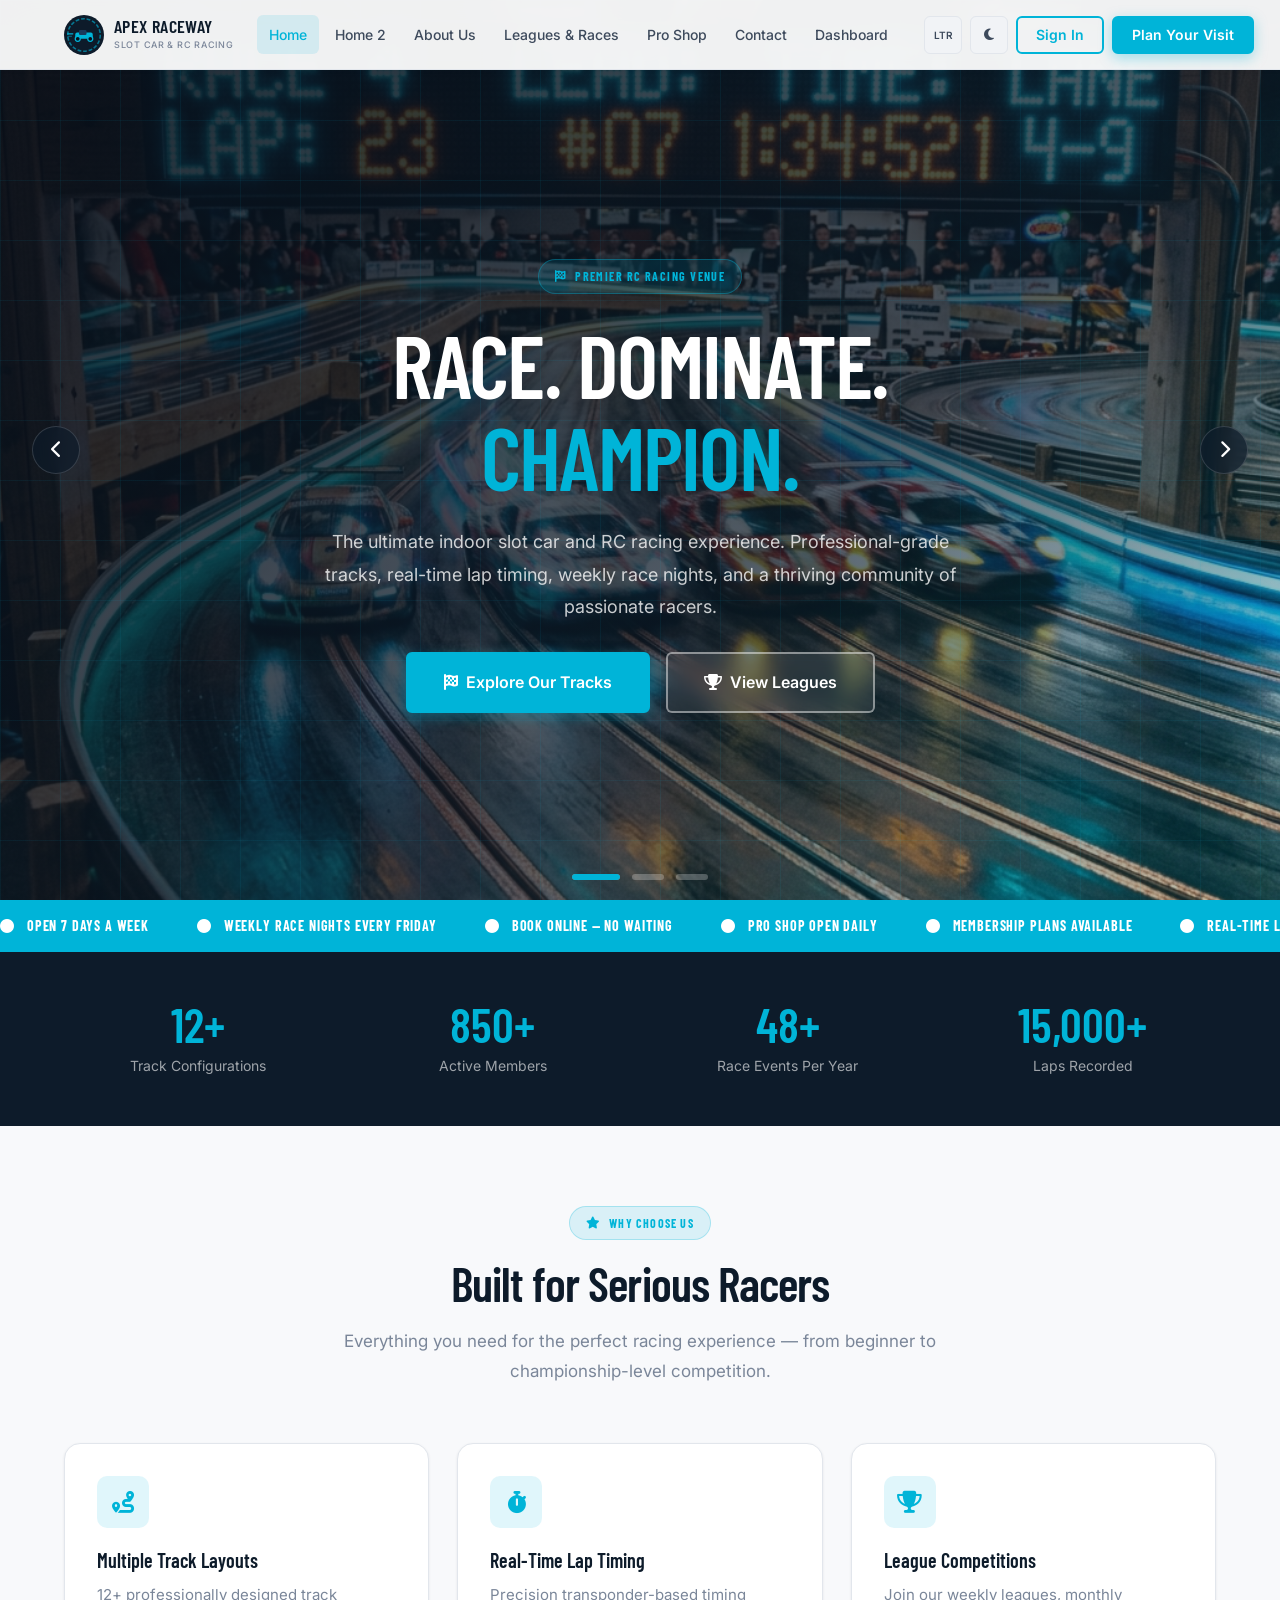
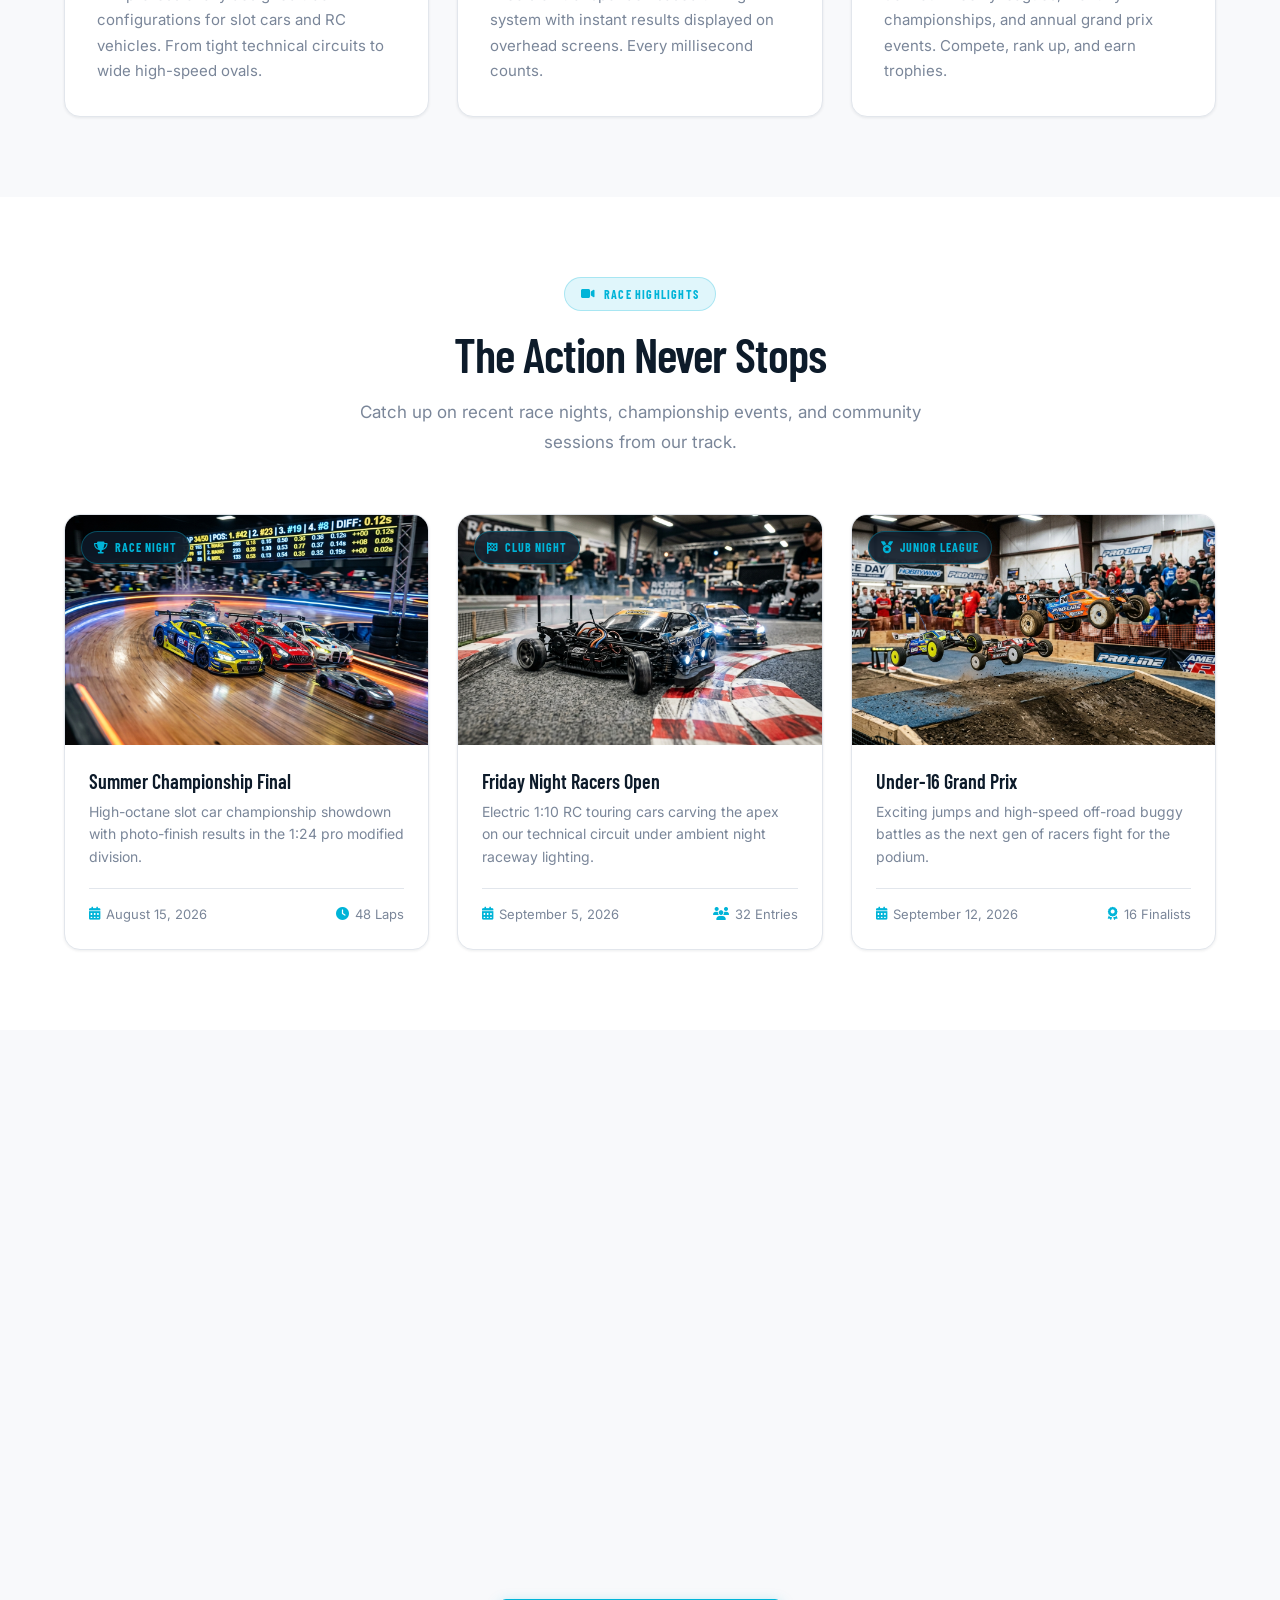
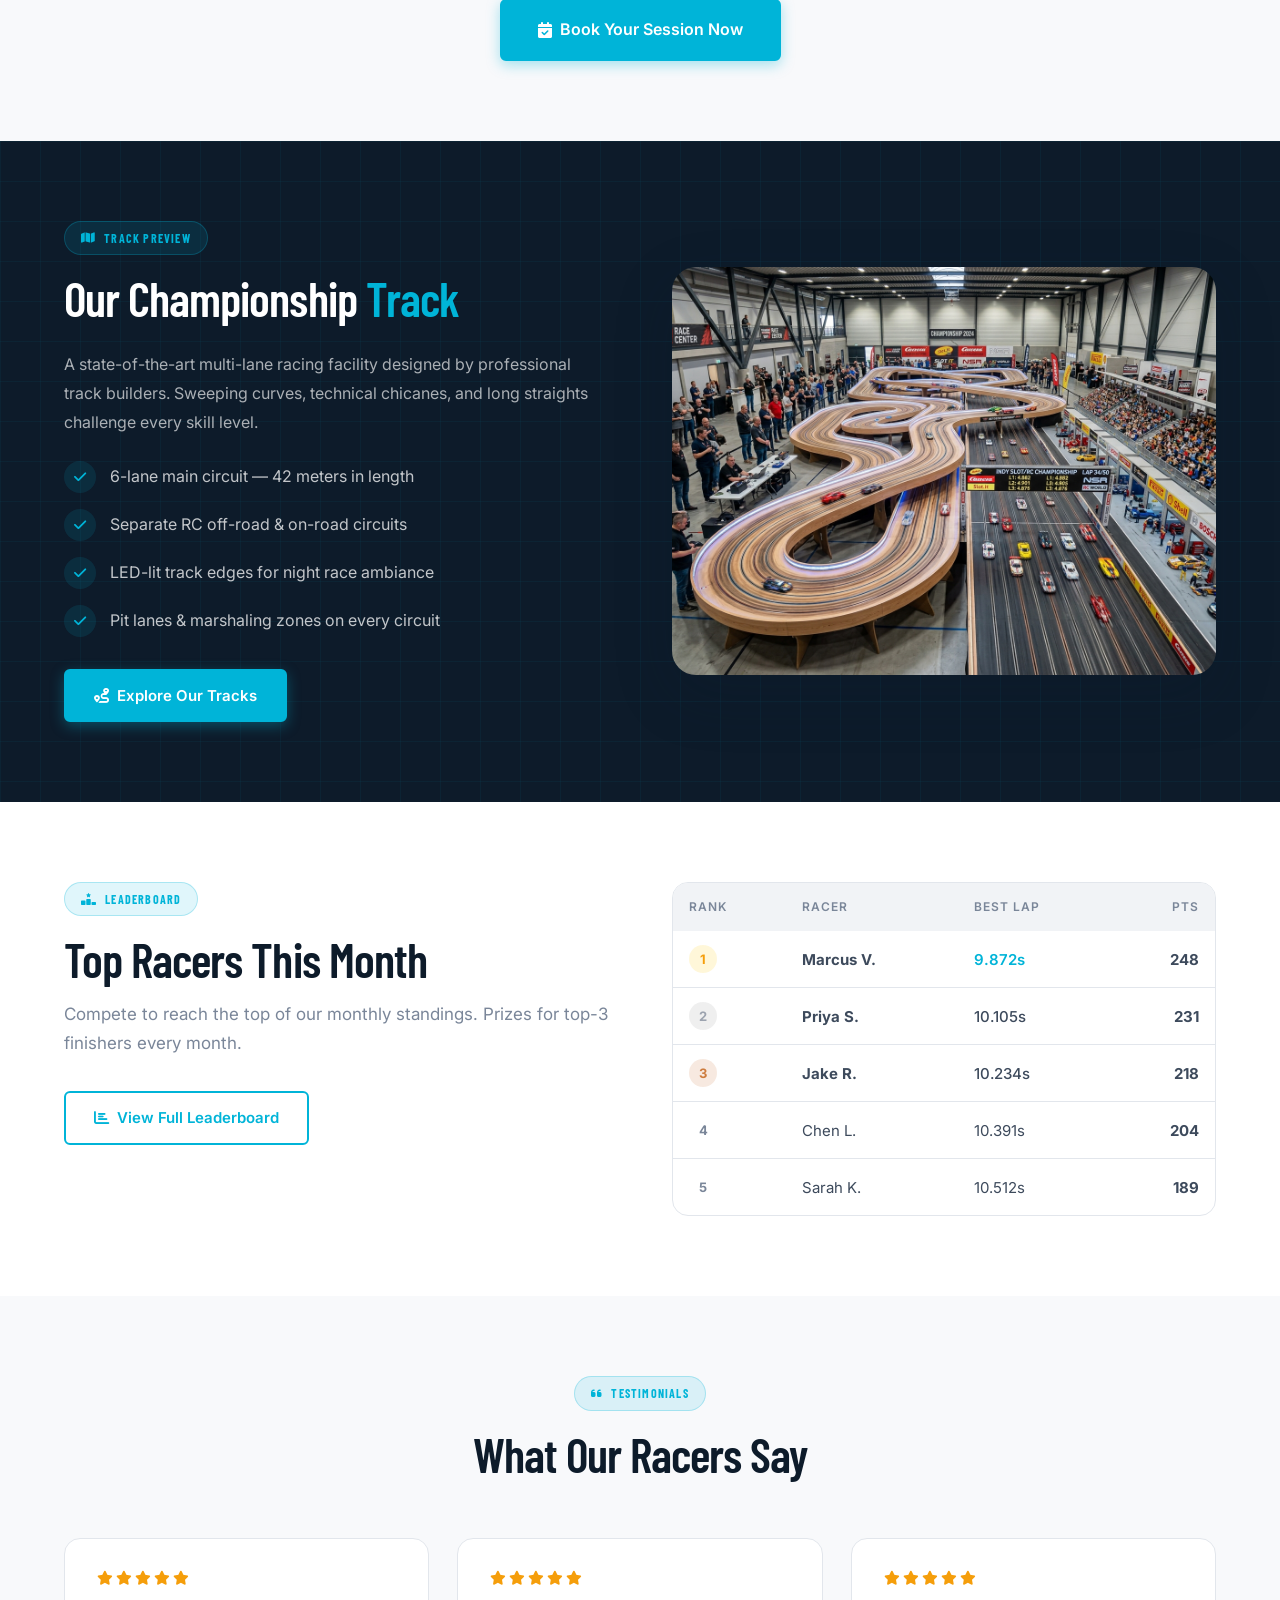
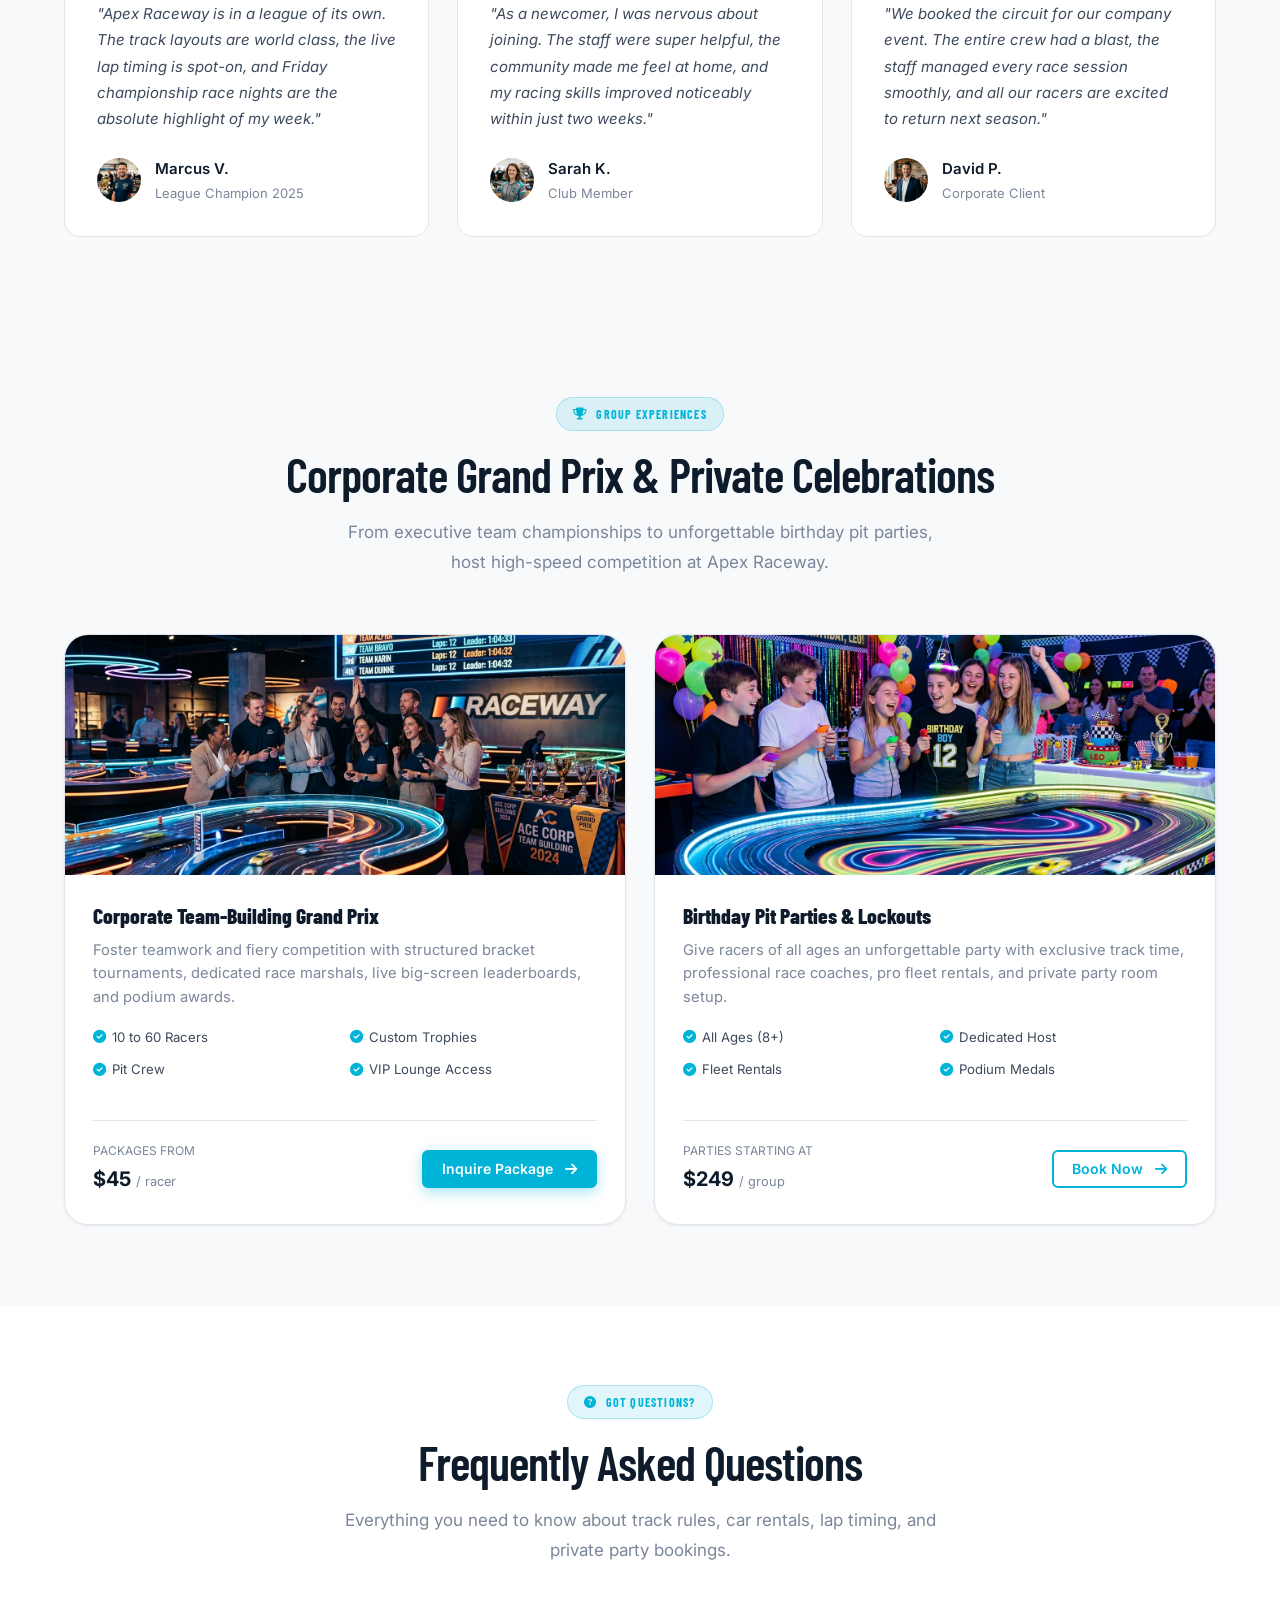
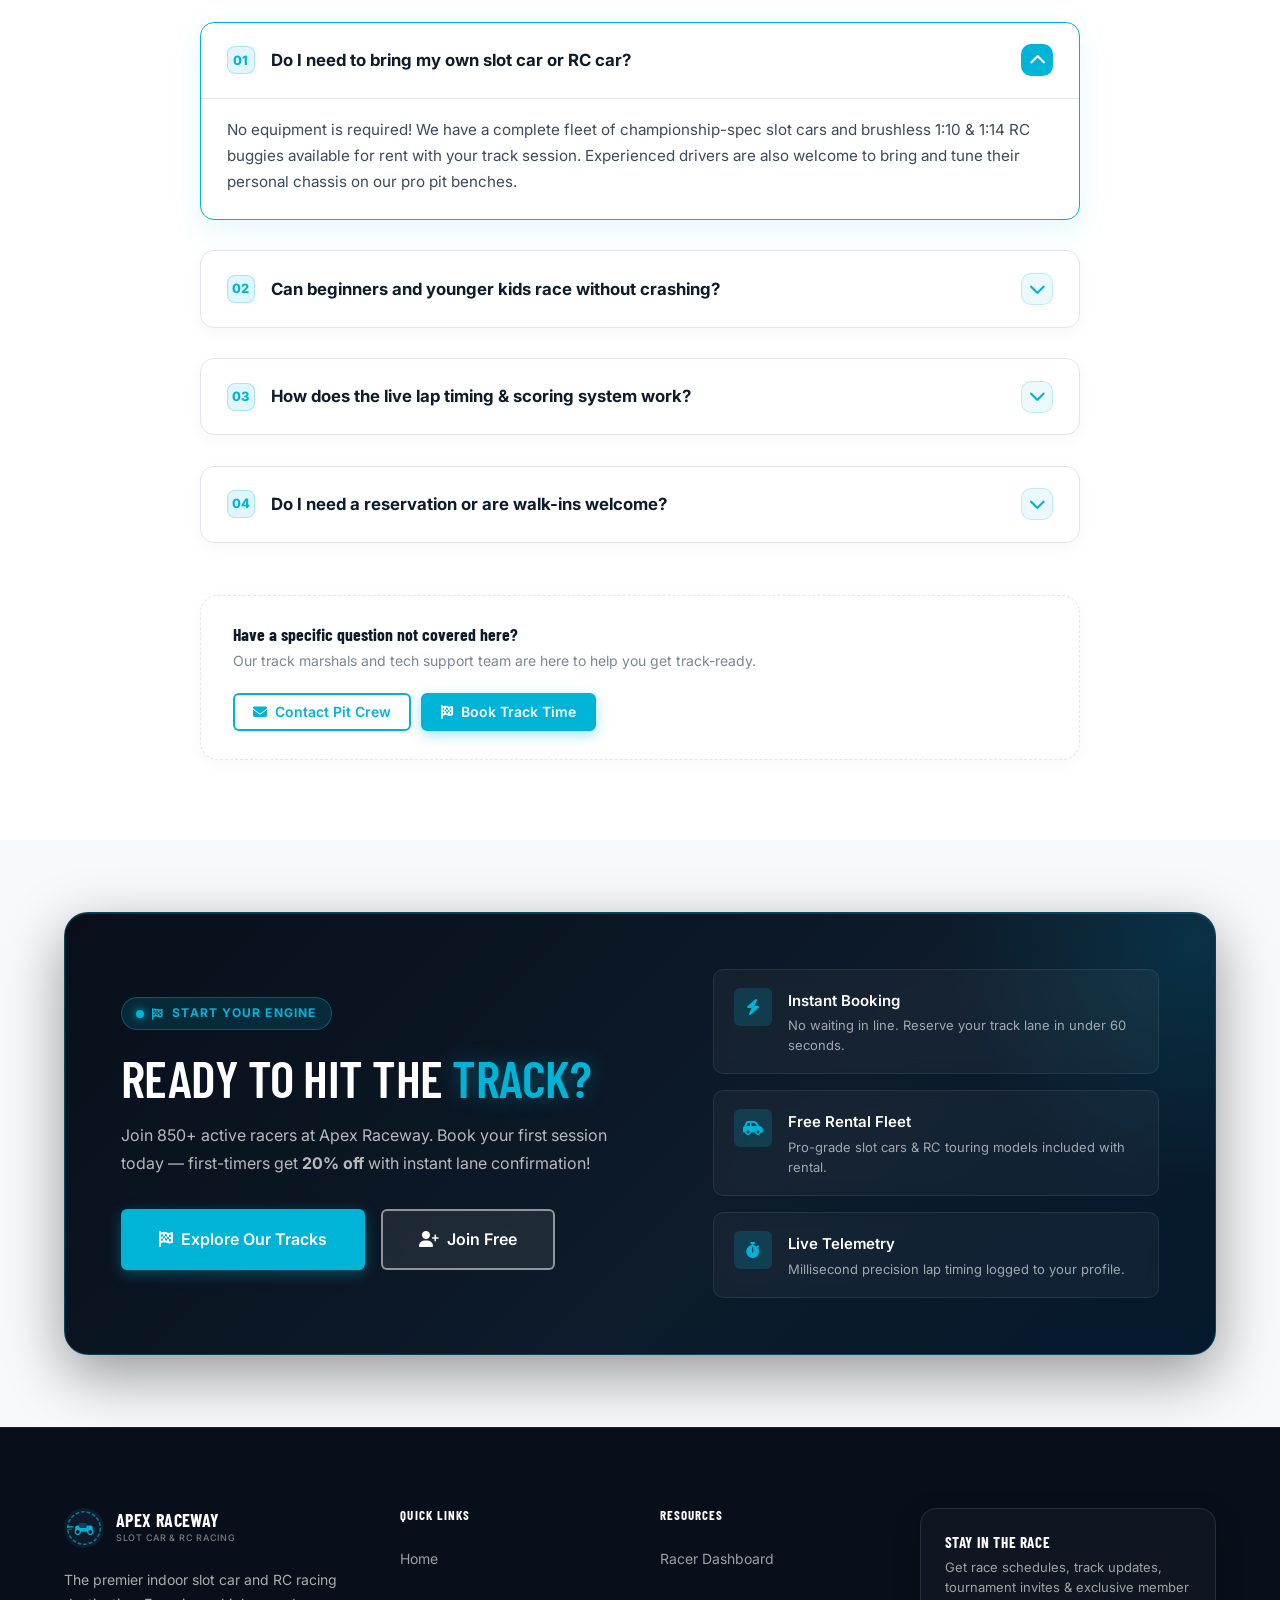
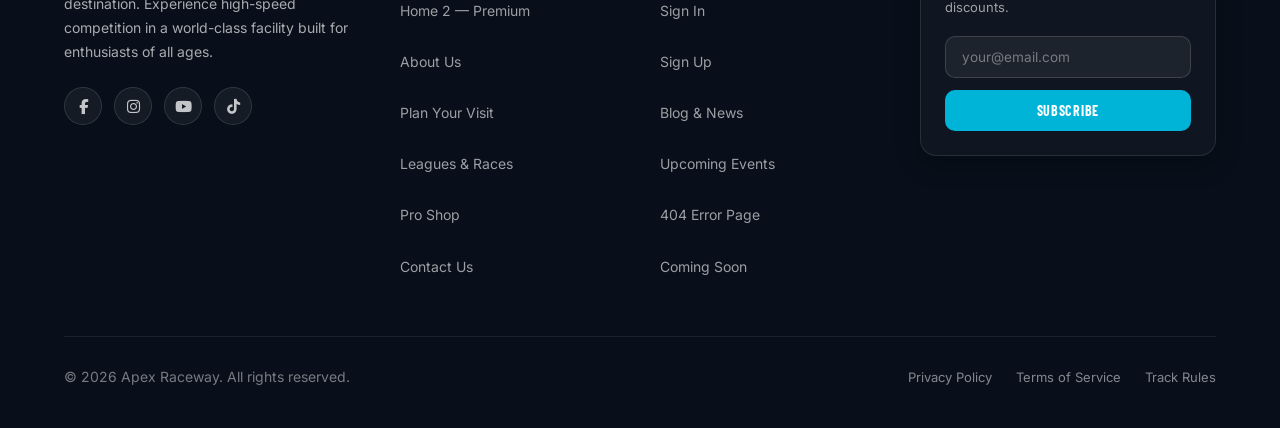
<file: index.html>
<!DOCTYPE html>
<html lang="en" id="root-html">
<head>
<meta charset="UTF-8">
<meta name="viewport" content="width=device-width, initial-scale=1.0">
<meta name="description" content="Apex Raceway – The premier indoor slot car and RC racing track. Book track time, join leagues, and race your way to the top of the leaderboard.">
<title>Apex Raceway | Slot Car & RC Racing Track</title>
<link rel="icon" type="image/svg+xml" href="favicon.svg">
<link rel="stylesheet" href="https://cdnjs.cloudflare.com/ajax/libs/font-awesome/6.5.1/css/all.min.css">
<link rel="stylesheet" href="style.css">
</head>
<body>
<div id="main-nav"></div>

<!-- Hero Slider Section -->
<section class="hero-slider" id="hero-slider" aria-label="Hero Carousel">
  <div class="hero-slides-wrapper">
    
    <!-- Slide 1 -->
    <div class="hero-slide active" data-slide="0">
      <img src="assets/hero_slide_1.jpg" alt="Indoor Slot Car & RC Racing" class="hero-bg">
      <div class="hero-overlay"></div>
      <div class="hero-grid-pattern"></div>
      <div class="hero-content">
        <div class="hero-inner">
          <div class="hero-eyebrow"><i class="fas fa-flag-checkered"></i> Premier RC Racing Venue</div>
          <h1 class="hero-title">Race. Dominate.<span>Champion.</span></h1>
          <p class="hero-desc">The ultimate indoor slot car and RC racing experience. Professional-grade tracks, real-time lap timing, weekly race nights, and a thriving community of passionate racers.</p>
          <div class="hero-actions">
            <a href="book-track.html" class="btn btn-primary btn-lg"><i class="fas fa-flag-checkered"></i> Explore Our Tracks</a>
            <a href="leagues.html" class="btn btn-ghost btn-lg"><i class="fas fa-trophy"></i> View Leagues</a>
          </div>
        </div>
      </div>
    </div>

    <!-- Slide 2 -->
    <div class="hero-slide" data-slide="1">
      <img src="assets/hero_slide_2.jpg" alt="Precision RC Touring & Drift Racing" class="hero-bg">
      <div class="hero-overlay"></div>
      <div class="hero-grid-pattern"></div>
      <div class="hero-content">
        <div class="hero-inner">
          <div class="hero-eyebrow"><i class="fas fa-bolt"></i> High-Octane Competition</div>
          <h1 class="hero-title">Precision Speed.<span>Pure Adrenaline.</span></h1>
          <p class="hero-desc">Push 1:10 scale electric touring cars and drift machines to their absolute limits on technical apex-hugging circuits with computerized millisecond transponder timing.</p>
          <div class="hero-actions">
            <a href="leagues.html" class="btn btn-primary btn-lg"><i class="fas fa-trophy"></i> Join Racing League</a>
            <a href="pro-shop.html" class="btn btn-ghost btn-lg"><i class="fas fa-store"></i> Explore Pro Shop</a>
          </div>
        </div>
      </div>
    </div>

    <!-- Slide 3 -->
    <div class="hero-slide" data-slide="2">
      <img src="assets/hero_slide_3.jpg" alt="Championship Podium & Track Masters" class="hero-bg">
      <div class="hero-overlay"></div>
      <div class="hero-grid-pattern"></div>
      <div class="hero-content">
        <div class="hero-inner">
          <div class="hero-eyebrow"><i class="fas fa-medal"></i> Master The Circuit</div>
          <h1 class="hero-title">Master The Apex.<span>Claim The Podium.</span></h1>
          <p class="hero-desc">From custom chassis tuning to competitive multi-lane endurance battles, gear up with championship-winning parts and master every hairpin turn.</p>
          <div class="hero-actions">
            <a href="book-track.html" class="btn btn-primary btn-lg"><i class="fas fa-calendar-check"></i> Reserve Track Time</a>
            <a href="dashboard.html" class="btn btn-ghost btn-lg"><i class="fas fa-gauge"></i> Racer Dashboard</a>
          </div>
        </div>
      </div>
    </div>

  </div>

  <!-- Navigation Arrows -->
  <button class="hero-slider-arrow prev" onclick="heroPrevSlide()" aria-label="Previous slide">
    <i class="fas fa-chevron-left"></i>
  </button>
  <button class="hero-slider-arrow next" onclick="heroNextSlide()" aria-label="Next slide">
    <i class="fas fa-chevron-right"></i>
  </button>

  <!-- Slider Indicators -->
  <div class="hero-slider-dots">
    <button class="hero-dot active" onclick="heroGoToSlide(0)" aria-label="Slide 1"><span class="hero-dot-fill"></span></button>
    <button class="hero-dot" onclick="heroGoToSlide(1)" aria-label="Slide 2"><span class="hero-dot-fill"></span></button>
    <button class="hero-dot" onclick="heroGoToSlide(2)" aria-label="Slide 3"><span class="hero-dot-fill"></span></button>
  </div>
</section>

<!-- Ticker -->
<div class="ticker-wrap">
  <div class="ticker-track">
    <span class="ticker-item"><i class="fas fa-circle"></i> Open 7 Days a Week</span>
    <span class="ticker-item"><i class="fas fa-circle"></i> Weekly Race Nights Every Friday</span>
    <span class="ticker-item"><i class="fas fa-circle"></i> Book Online — No Waiting</span>
    <span class="ticker-item"><i class="fas fa-circle"></i> Pro Shop Open Daily</span>
    <span class="ticker-item"><i class="fas fa-circle"></i> Membership Plans Available</span>
    <span class="ticker-item"><i class="fas fa-circle"></i> Real-Time Lap Timing</span>
    <span class="ticker-item"><i class="fas fa-circle"></i> Open 7 Days a Week</span>
    <span class="ticker-item"><i class="fas fa-circle"></i> Weekly Race Nights Every Friday</span>
    <span class="ticker-item"><i class="fas fa-circle"></i> Book Online — No Waiting</span>
    <span class="ticker-item"><i class="fas fa-circle"></i> Pro Shop Open Daily</span>
    <span class="ticker-item"><i class="fas fa-circle"></i> Membership Plans Available</span>
    <span class="ticker-item"><i class="fas fa-circle"></i> Real-Time Lap Timing</span>
  </div>
</div>

<!-- Stats Bar -->
<section class="stats-bar">
  <div class="container">
    <div class="grid-4">
      <div class="stat-item animate-on-scroll">
        <div class="stat-num" data-count="12" data-suffix="+">12+</div>
        <div class="stat-label">Track Configurations</div>
      </div>
      <div class="stat-item animate-on-scroll delay-1">
        <div class="stat-num" data-count="850" data-suffix="+">850+</div>
        <div class="stat-label">Active Members</div>
      </div>
      <div class="stat-item animate-on-scroll delay-2">
        <div class="stat-num" data-count="48" data-suffix="+">48+</div>
        <div class="stat-label">Race Events Per Year</div>
      </div>
      <div class="stat-item animate-on-scroll delay-3">
        <div class="stat-num" data-count="15000" data-suffix="+">15,000+</div>
        <div class="stat-label">Laps Recorded</div>
      </div>
    </div>
  </div>
</section>

<!-- Features Section -->
<section class="section" style="background:var(--bg-surface);">
  <div class="container">
    <div class="section-header animate-on-scroll">
      <div class="section-badge"><i class="fas fa-star"></i> Why Choose Us</div>
      <h2 class="section-title">Built for Serious Racers</h2>
      <p class="section-sub">Everything you need for the perfect racing experience — from beginner to championship-level competition.</p>
    </div>
    <div class="grid-3">
      <div class="feature-card animate-on-scroll delay-1">
        <div class="feature-icon"><i class="fas fa-route"></i></div>
        <h3 class="feature-title">Multiple Track Layouts</h3>
        <p class="feature-desc">12+ professionally designed track configurations for slot cars and RC vehicles. From tight technical circuits to wide high-speed ovals.</p>
      </div>
      <div class="feature-card animate-on-scroll delay-2">
        <div class="feature-icon"><i class="fas fa-stopwatch"></i></div>
        <h3 class="feature-title">Real-Time Lap Timing</h3>
        <p class="feature-desc">Precision transponder-based timing system with instant results displayed on overhead screens. Every millisecond counts.</p>
      </div>
      <div class="feature-card animate-on-scroll delay-3">
        <div class="feature-icon"><i class="fas fa-trophy"></i></div>
        <h3 class="feature-title">League Competitions</h3>
        <p class="feature-desc">Join our weekly leagues, monthly championships, and annual grand prix events. Compete, rank up, and earn trophies.</p>
      </div>
    </div>
  </div>
</section>

<!-- Race Highlights -->
<section class="section">
  <div class="container">
    <div class="section-header animate-on-scroll">
      <div class="section-badge"><i class="fas fa-video"></i> Race Highlights</div>
      <h2 class="section-title">The Action Never Stops</h2>
      <p class="section-sub">Catch up on recent race nights, championship events, and community sessions from our track.</p>
    </div>
    <div class="grid-3 animate-on-scroll">
      <div class="race-highlight-card">
        <div class="race-highlight-img-wrap">
          <img src="assets/highlight_championship.jpg" alt="Summer Championship Final" class="race-highlight-img">
          <span class="race-highlight-tag"><i class="fas fa-trophy"></i> Race Night</span>
          <div class="race-highlight-play"><i class="fas fa-play"></i></div>
        </div>
        <div class="race-highlight-body">
          <h3 class="race-highlight-title">Summer Championship Final</h3>
          <p class="race-highlight-desc">High-octane slot car championship showdown with photo-finish results in the 1:24 pro modified division.</p>
          <div class="race-highlight-meta">
            <span><i class="fas fa-calendar-alt text-primary"></i> August 15, 2026</span>
            <span><i class="fas fa-clock text-primary"></i> 48 Laps</span>
          </div>
        </div>
      </div>
      <div class="race-highlight-card">
        <div class="race-highlight-img-wrap">
          <img src="assets/highlight_club_night.jpg" alt="Friday Night Racers Open" class="race-highlight-img">
          <span class="race-highlight-tag"><i class="fas fa-flag-checkered"></i> Club Night</span>
          <div class="race-highlight-play"><i class="fas fa-play"></i></div>
        </div>
        <div class="race-highlight-body">
          <h3 class="race-highlight-title">Friday Night Racers Open</h3>
          <p class="race-highlight-desc">Electric 1:10 RC touring cars carving the apex on our technical circuit under ambient night raceway lighting.</p>
          <div class="race-highlight-meta">
            <span><i class="fas fa-calendar-alt text-primary"></i> September 5, 2026</span>
            <span><i class="fas fa-users text-primary"></i> 32 Entries</span>
          </div>
        </div>
      </div>
      <div class="race-highlight-card">
        <div class="race-highlight-img-wrap">
          <img src="assets/highlight_junior_league.jpg" alt="Under-16 Grand Prix" class="race-highlight-img">
          <span class="race-highlight-tag"><i class="fas fa-medal"></i> Junior League</span>
          <div class="race-highlight-play"><i class="fas fa-play"></i></div>
        </div>
        <div class="race-highlight-body">
          <h3 class="race-highlight-title">Under-16 Grand Prix</h3>
          <p class="race-highlight-desc">Exciting jumps and high-speed off-road buggy battles as the next gen of racers fight for the podium.</p>
          <div class="race-highlight-meta">
            <span><i class="fas fa-calendar-alt text-primary"></i> September 12, 2026</span>
            <span><i class="fas fa-award text-primary"></i> 16 Finalists</span>
          </div>
        </div>
      </div>
    </div>
  </div>
</section>

<!-- How to Book -->
<section class="section" style="background:var(--bg-surface);">
  <div class="container">
    <div class="section-header animate-on-scroll">
      <div class="section-badge"><i class="fas fa-list-check"></i> How It Works</div>
      <h2 class="section-title">Get on Track in 4 Steps</h2>
      <p class="section-sub">Booking your racing session is fast and easy. Be on the grid in minutes.</p>
    </div>
    <div class="booking-steps animate-on-scroll">
      <div class="booking-step">
        <span class="step-num-badge">01</span>
        <div class="step-icon-wrap"><i class="fas fa-user-plus"></i></div>
        <h3 class="step-label">Create Account</h3>
        <p class="step-desc">Sign up free and set up your racer profile and preferences.</p>
      </div>
      <div class="booking-step">
        <span class="step-num-badge">02</span>
        <div class="step-icon-wrap"><i class="fas fa-flag-checkered"></i></div>
        <h3 class="step-label">Choose Session</h3>
        <p class="step-desc">Select track type, date, time slot, and car class.</p>
      </div>
      <div class="booking-step">
        <span class="step-num-badge">03</span>
        <div class="step-icon-wrap"><i class="fas fa-credit-card"></i></div>
        <h3 class="step-label">Pay Online</h3>
        <p class="step-desc">Secure payment via card, wallet, or membership credits.</p>
      </div>
      <div class="booking-step">
        <span class="step-num-badge">04</span>
        <div class="step-icon-wrap"><i class="fas fa-trophy"></i></div>
        <h3 class="step-label">Race!</h3>
        <p class="step-desc">Show up, grab your controller, and start your engines.</p>
      </div>
    </div>
    <div class="text-center" style="margin-top:3rem;">
      <a href="book-track.html" class="btn btn-primary btn-lg"><i class="fas fa-calendar-check"></i> Book Your Session Now</a>
    </div>
  </div>
</section>

<!-- Track Layout Visual -->
<section class="section" style="background:var(--secondary);position:relative;overflow:hidden;">
  <div style="position:absolute;inset:0;background-image:linear-gradient(rgba(0,180,216,.05) 1px,transparent 1px),linear-gradient(90deg,rgba(0,180,216,.05) 1px,transparent 1px);background-size:40px 40px;"></div>
  <div class="container" style="position:relative;z-index:1;">
    <div class="split-section">
      <div class="animate-on-scroll">
        <div class="section-badge"><i class="fas fa-map"></i> Track Preview</div>
        <h2 class="section-title" style="color:#fff;">Our Championship<span class="text-primary"> Track</span></h2>
        <p style="color:rgba(255,255,255,.65);font-size:1rem;line-height:1.8;margin-block:1.5rem;font-weight:400;">
          A state-of-the-art multi-lane racing facility designed by professional track builders. Sweeping curves, technical chicanes, and long straights challenge every skill level.
        </p>
        <div style="display:flex;flex-direction:column;gap:1rem;margin-bottom:2rem;">
          <div style="display:flex;align-items:center;gap:.875rem;">
            <div style="width:32px;height:32px;border-radius:50%;background:var(--primary-light);display:flex;align-items:center;justify-content:center;color:var(--primary);font-size:.875rem;flex-shrink:0;"><i class="fas fa-check"></i></div>
            <span style="color:rgba(255,255,255,.75);font-weight:400;">6-lane main circuit — 42 meters in length</span>
          </div>
          <div style="display:flex;align-items:center;gap:.875rem;">
            <div style="width:32px;height:32px;border-radius:50%;background:var(--primary-light);display:flex;align-items:center;justify-content:center;color:var(--primary);font-size:.875rem;flex-shrink:0;"><i class="fas fa-check"></i></div>
            <span style="color:rgba(255,255,255,.75);font-weight:400;">Separate RC off-road & on-road circuits</span>
          </div>
          <div style="display:flex;align-items:center;gap:.875rem;">
            <div style="width:32px;height:32px;border-radius:50%;background:var(--primary-light);display:flex;align-items:center;justify-content:center;color:var(--primary);font-size:.875rem;flex-shrink:0;"><i class="fas fa-check"></i></div>
            <span style="color:rgba(255,255,255,.75);font-weight:400;">LED-lit track edges for night race ambiance</span>
          </div>
          <div style="display:flex;align-items:center;gap:.875rem;">
            <div style="width:32px;height:32px;border-radius:50%;background:var(--primary-light);display:flex;align-items:center;justify-content:center;color:var(--primary);font-size:.875rem;flex-shrink:0;"><i class="fas fa-check"></i></div>
            <span style="color:rgba(255,255,255,.75);font-weight:400;">Pit lanes & marshaling zones on every circuit</span>
          </div>
        </div>
        <a href="book-track.html" class="btn btn-primary"><i class="fas fa-route"></i> Explore Our Tracks</a>
      </div>
      <div class="split-img animate-on-scroll delay-2">
        <img src="assets/track_layout_preview.jpg" alt="Slot Car Track Layout" style="width:100%;height:100%;object-fit:cover;">
      </div>
    </div>
  </div>
</section>

<!-- Leaderboard Teaser -->
<section class="section">
  <div class="container">
    <div style="display:grid;grid-template-columns:1fr 1fr;gap:4rem;align-items:start;" class="animate-on-scroll" id="leader-grid">
      <div>
        <div class="section-badge"><i class="fas fa-ranking-star"></i> Leaderboard</div>
        <h2 class="section-title">Top Racers This Month</h2>
        <p class="section-sub" style="margin-inline:0;margin-top:.75rem;margin-bottom:2rem;">Compete to reach the top of our monthly standings. Prizes for top-3 finishers every month.</p>
        <a href="dashboard.html" class="btn btn-outline"><i class="fas fa-chart-bar"></i> View Full Leaderboard</a>
      </div>
      <div style="background:var(--bg-card);border:1px solid var(--border);border-radius:var(--radius-lg);overflow:hidden;">
        <table class="leaderboard-table">
          <thead>
            <tr><th>Rank</th><th>Racer</th><th>Best Lap</th><th style="text-align:right;">Pts</th></tr>
          </thead>
          <tbody>
            <tr>
              <td><span class="rank-badge rank-1">1</span></td>
              <td><strong>Marcus V.</strong></td>
              <td style="color:var(--primary);font-weight:600;">9.872s</td>
              <td style="text-align:right;"><strong>248</strong></td>
            </tr>
            <tr>
              <td><span class="rank-badge rank-2">2</span></td>
              <td><strong>Priya S.</strong></td>
              <td style="font-weight:500;">10.105s</td>
              <td style="text-align:right;"><strong>231</strong></td>
            </tr>
            <tr>
              <td><span class="rank-badge rank-3">3</span></td>
              <td><strong>Jake R.</strong></td>
              <td style="font-weight:500;">10.234s</td>
              <td style="text-align:right;"><strong>218</strong></td>
            </tr>
            <tr>
              <td><span style="display:inline-flex;align-items:center;justify-content:center;width:28px;height:28px;font-weight:700;font-size:.8125rem;color:var(--text-muted);">4</span></td>
              <td>Chen L.</td>
              <td>10.391s</td>
              <td style="text-align:right;"><strong>204</strong></td>
            </tr>
            <tr>
              <td><span style="display:inline-flex;align-items:center;justify-content:center;width:28px;height:28px;font-weight:700;font-size:.8125rem;color:var(--text-muted);">5</span></td>
              <td>Sarah K.</td>
              <td>10.512s</td>
              <td style="text-align:right;"><strong>189</strong></td>
            </tr>
          </tbody>
        </table>
      </div>
    </div>
  </div>
</section>

<!-- Testimonials -->
<section class="section" style="background:var(--bg-surface);">
  <div class="container">
    <div class="section-header animate-on-scroll">
      <div class="section-badge"><i class="fas fa-quote-left"></i> Testimonials</div>
      <h2 class="section-title">What Our Racers Say</h2>
    </div>
    <div class="grid-3">
      <div class="testimonial-card animate-on-scroll delay-1">
        <div class="testimonial-stars"><i class="fas fa-star"></i><i class="fas fa-star"></i><i class="fas fa-star"></i><i class="fas fa-star"></i><i class="fas fa-star"></i></div>
        <p class="testimonial-text">"Apex Raceway is in a league of its own. The track layouts are world class, the live lap timing is spot-on, and Friday championship race nights are the absolute highlight of my week."</p>
        <div class="testimonial-author">
          <img src="assets/testimonials/avatar_marcus.jpg" alt="Marcus V. - League Champion" class="testimonial-avatar" loading="lazy">
          <div><div class="testimonial-name">Marcus V.</div><div class="testimonial-role">League Champion 2025</div></div>
        </div>
      </div>
      <div class="testimonial-card animate-on-scroll delay-2">
        <div class="testimonial-stars"><i class="fas fa-star"></i><i class="fas fa-star"></i><i class="fas fa-star"></i><i class="fas fa-star"></i><i class="fas fa-star"></i></div>
        <p class="testimonial-text">"As a newcomer, I was nervous about joining. The staff were super helpful, the community made me feel at home, and my racing skills improved noticeably within just two weeks."</p>
        <div class="testimonial-author">
          <img src="assets/testimonials/avatar_sarah.jpg" alt="Sarah K. - Club Member" class="testimonial-avatar" loading="lazy">
          <div><div class="testimonial-name">Sarah K.</div><div class="testimonial-role">Club Member</div></div>
        </div>
      </div>
      <div class="testimonial-card animate-on-scroll delay-3">
        <div class="testimonial-stars"><i class="fas fa-star"></i><i class="fas fa-star"></i><i class="fas fa-star"></i><i class="fas fa-star"></i><i class="fas fa-star"></i></div>
        <p class="testimonial-text">"We booked the circuit for our company event. The entire crew had a blast, the staff managed every race session smoothly, and all our racers are excited to return next season."</p>
        <div class="testimonial-author">
          <img src="assets/testimonials/avatar_david.jpg" alt="David P. - Corporate Client" class="testimonial-avatar" loading="lazy">
          <div><div class="testimonial-name">David P.</div><div class="testimonial-role">Corporate Client</div></div>
        </div>
      </div>
    </div>
  </div>
</section>

<!-- Section: Corporate Grand Prix & Private VIP Events -->
<section class="section" id="private-events" style="background:var(--bg-surface);">
  <div class="container">
    <div class="section-header animate-on-scroll">
      <div class="section-badge"><i class="fas fa-trophy"></i> Group Experiences</div>
      <h2 class="section-title">Corporate Grand Prix & Private Celebrations</h2>
      <p class="section-sub">From executive team championships to unforgettable birthday pit parties, host high-speed competition at Apex Raceway.</p>
    </div>
    <div style="display:grid;grid-template-columns:repeat(auto-fit,minmax(320px,1fr));gap:28px;" class="animate-on-scroll">
      <!-- Corporate Event Card -->
      <div class="private-event-card animate-on-scroll delay-1">
        <div class="private-event-img">
          <img src="assets/events/event_corporate_vip.jpg" alt="Corporate Team Building Grand Prix at Apex Raceway" loading="lazy">
        </div>
        <div class="private-event-body">
          <div>
            <h3 style="font-size:1.35rem;font-weight:800;color:var(--text-heading);margin-bottom:10px;">Corporate Team-Building Grand Prix</h3>
            <p style="font-size:.92rem;color:var(--text-muted);line-height:1.6;margin-bottom:16px;">
              Foster teamwork and fiery competition with structured bracket tournaments, dedicated race marshals, live big-screen leaderboards, and podium awards.
            </p>
            <div style="display:grid;grid-template-columns:1fr 1fr;gap:10px;margin-bottom:16px;">
              <div style="font-size:.825rem;color:var(--text-body);display:flex;align-items:center;gap:6px;"><i class="fas fa-check-circle" style="color:var(--primary);"></i> 10 to 60 Racers</div>
              <div style="font-size:.825rem;color:var(--text-body);display:flex;align-items:center;gap:6px;"><i class="fas fa-check-circle" style="color:var(--primary);"></i> Custom Trophies</div>
              <div style="font-size:.825rem;color:var(--text-body);display:flex;align-items:center;gap:6px;"><i class="fas fa-check-circle" style="color:var(--primary);"></i> Pit Crew </div>
              <div style="font-size:.825rem;color:var(--text-body);display:flex;align-items:center;gap:6px;"><i class="fas fa-check-circle" style="color:var(--primary);"></i> VIP Lounge Access</div>
            </div>
          </div>
          <div class="private-event-footer">
            <div>
              <span style="font-size:.75rem;color:var(--text-muted);text-transform:uppercase;display:block;">Packages From</span>
              <strong style="font-size:1.25rem;color:var(--text-heading);">$45 <span style="font-size:.8rem;color:var(--text-muted);font-weight:400;">/ racer</span></strong>
            </div>
            <a href="contact.html?subject=Corporate+Event" class="btn btn-primary btn-sm">Inquire Package <i class="fas fa-arrow-right" style="margin-left:4px;"></i></a>
          </div>
        </div>
      </div>

      <!-- Birthday & Celebrations Card -->
      <div class="private-event-card animate-on-scroll delay-2">
        <div class="private-event-img">
          <img src="assets/events/event_birthday_party.jpg" alt="Birthday Pit Party and Private Celebrations at Apex Raceway" loading="lazy">
        </div>
        <div class="private-event-body">
          <div>
            <h3 style="font-size:1.35rem;font-weight:800;color:var(--text-heading);margin-bottom:10px;">Birthday Pit Parties & Lockouts</h3>
            <p style="font-size:.92rem;color:var(--text-muted);line-height:1.6;margin-bottom:16px;">
              Give racers of all ages an unforgettable party with exclusive track time, professional race coaches, pro fleet rentals, and private party room setup.
            </p>
            <div style="display:grid;grid-template-columns:1fr 1fr;gap:10px;margin-bottom:16px;">
              <div style="font-size:.825rem;color:var(--text-body);display:flex;align-items:center;gap:6px;"><i class="fas fa-check-circle" style="color:var(--primary);"></i> All Ages (8+)</div>
              <div style="font-size:.825rem;color:var(--text-body);display:flex;align-items:center;gap:6px;"><i class="fas fa-check-circle" style="color:var(--primary);"></i> Dedicated Host</div>
              <div style="font-size:.825rem;color:var(--text-body);display:flex;align-items:center;gap:6px;"><i class="fas fa-check-circle" style="color:var(--primary);"></i> Fleet Rentals</div>
              <div style="font-size:.825rem;color:var(--text-body);display:flex;align-items:center;gap:6px;"><i class="fas fa-check-circle" style="color:var(--primary);"></i> Podium Medals</div>
            </div>
          </div>
          <div class="private-event-footer">
            <div>
              <span style="font-size:.75rem;color:var(--text-muted);text-transform:uppercase;display:block;">Parties Starting At</span>
              <strong style="font-size:1.25rem;color:var(--text-heading);">$249 <span style="font-size:.8rem;color:var(--text-muted);font-weight:400;">/ group</span></strong>
            </div>
            <a href="book-track.html" class="btn btn-outline btn-sm">Book Now <i class="fas fa-arrow-right" style="margin-left:4px;"></i></a>
          </div>
        </div>
      </div>
    </div>
  </div>
</section>

<!-- FAQ Section (Standard Centered Layout) -->
<section class="section" id="faq">
  <div class="container">
    <div class="section-header animate-on-scroll">
      <div class="section-badge"><i class="fas fa-question-circle"></i> Got Questions?</div>
      <h2 class="section-title">Frequently Asked Questions</h2>
      <p class="section-sub">Everything you need to know about track rules, car rentals, lap timing, and private party bookings.</p>
    </div>

    <!-- Centered Accordion Stack -->
    <div class="faq-center-wrap animate-on-scroll">
      <!-- FAQ 1 -->
      <details class="faq-item" open>
        <summary class="faq-summary">
          <div class="faq-title-wrap">
            <span class="faq-num">01</span>
            <span>Do I need to bring my own slot car or RC car?</span>
          </div>
          <div class="faq-icon-box"><i class="fas fa-chevron-down"></i></div>
        </summary>
        <div class="faq-content">
          No equipment is required! We have a complete fleet of championship-spec slot cars and brushless 1:10 & 1:14 RC buggies available for rent with your track session. Experienced drivers are also welcome to bring and tune their personal chassis on our pro pit benches.
        </div>
      </details>

      <!-- FAQ 2 -->
      <details class="faq-item">
        <summary class="faq-summary">
          <div class="faq-title-wrap">
            <span class="faq-num">02</span>
            <span>Can beginners and younger kids race without crashing?</span>
          </div>
          <div class="faq-icon-box"><i class="fas fa-chevron-down"></i></div>
        </summary>
        <div class="faq-content">
          Absolutely! Our digital powerbases feature adjustable voltage limiters (50%, 75%, 100%), allowing junior racers and beginners to race wheel-to-wheel at controlled speeds without de-slotting or damaging cars.
        </div>
      </details>

      <!-- FAQ 3 -->
      <details class="faq-item">
        <summary class="faq-summary">
          <div class="faq-title-wrap">
            <span class="faq-num">03</span>
            <span>How does the live lap timing & scoring system work?</span>
          </div>
          <div class="faq-icon-box"><i class="fas fa-chevron-down"></i></div>
        </summary>
        <div class="faq-content">
          Every car on our track is fitted with an infrared optical transponder tracked down to 0.001-second precision. Results instantly stream to arena big screens and sync with your driver profile in our racer dashboard.
        </div>
      </details>

      <!-- FAQ 4 -->
      <details class="faq-item">
        <summary class="faq-summary">
          <div class="faq-title-wrap">
            <span class="faq-num">04</span>
            <span>Do I need a reservation or are walk-ins welcome?</span>
          </div>
          <div class="faq-icon-box"><i class="fas fa-chevron-down"></i></div>
        </summary>
        <div class="faq-content">
          Walk-ins are always welcome based on lane availability! However, booking online in advance guarantees your preferred circuit, lane choice, and rental equipment during peak weekend hours and league nights.
        </div>
      </details>
    </div>

    <!-- Centered FAQ Footer CTA Box -->
    <div class="faq-footer-cta animate-on-scroll">
      <div>
        <h4 style="font-size:1.1rem;font-weight:700;color:var(--text-heading);margin-bottom:4px;">Have a specific question not covered here?</h4>
        <p style="font-size:.875rem;color:var(--text-muted);margin:0;">Our track marshals and tech support team are here to help you get track-ready.</p>
      </div>
      <div class="faq-footer-actions">
        <a href="contact.html" class="btn btn-outline btn-sm"><i class="fas fa-envelope"></i> Contact Pit Crew</a>
        <a href="book-track.html" class="btn btn-primary btn-sm"><i class="fas fa-flag-checkered"></i> Book Track Time</a>
      </div>
    </div>
  </div>
</section>

<!-- CTA: High-Octane Speed Hub Card -->
<section class="cta-speed-section">
  <div class="container">
    <div class="cta-speed-card animate-on-scroll">
      <div class="cta-speed-grid">
        <div class="cta-speed-left">
          <div class="cta-speed-badge">
            <span class="pulse-dot"></span>
            <i class="fas fa-flag-checkered"></i> Start Your Engine
          </div>
          <h2 class="cta-speed-title">Ready to Hit The <span class="text-glow">Track?</span></h2>
          <p class="cta-speed-desc">
            Join 850+ active racers at Apex Raceway. Book your first session today — first-timers get <strong>20% off</strong> with instant lane confirmation!
          </p>
          <div class="cta-speed-actions">
            <a href="book-track.html" class="btn btn-primary btn-lg"><i class="fas fa-flag-checkered"></i> Explore Our Tracks</a>
            <a href="signup.html" class="btn btn-ghost btn-ghost-light btn-lg"><i class="fas fa-user-plus"></i> Join Free</a>
          </div>
        </div>

        <div class="cta-speed-right">
          <div class="cta-perk-item">
            <div class="cta-perk-icon"><i class="fas fa-bolt"></i></div>
            <div>
              <div class="cta-perk-title">Instant Booking</div>
              <div class="cta-perk-desc">No waiting in line. Reserve your track lane in under 60 seconds.</div>
            </div>
          </div>
          <div class="cta-perk-item">
            <div class="cta-perk-icon"><i class="fas fa-car-side"></i></div>
            <div>
              <div class="cta-perk-title">Free Rental Fleet</div>
              <div class="cta-perk-desc">Pro-grade slot cars & RC touring models included with rental.</div>
            </div>
          </div>
          <div class="cta-perk-item">
            <div class="cta-perk-icon"><i class="fas fa-stopwatch"></i></div>
            <div>
              <div class="cta-perk-title">Live Telemetry</div>
              <div class="cta-perk-desc">Millisecond precision lap timing logged to your profile.</div>
            </div>
          </div>
        </div>
      </div>
    </div>
  </div>
</section>

<div id="main-footer"></div>
<script src="components.js"></script>
<script>
document.addEventListener('DOMContentLoaded', function() {
    // Fix leaderboard responsive
    const grid = document.getElementById('leader-grid');
    if (grid) {
        const checkResize = () => {
            if (window.innerWidth < 768) {
                grid.style.gridTemplateColumns = '1fr';
            } else {
                grid.style.gridTemplateColumns = '1fr 1fr';
            }
        };
        checkResize();
        window.addEventListener('resize', checkResize);
    }
});
</script>
</body>
</html>
</file>
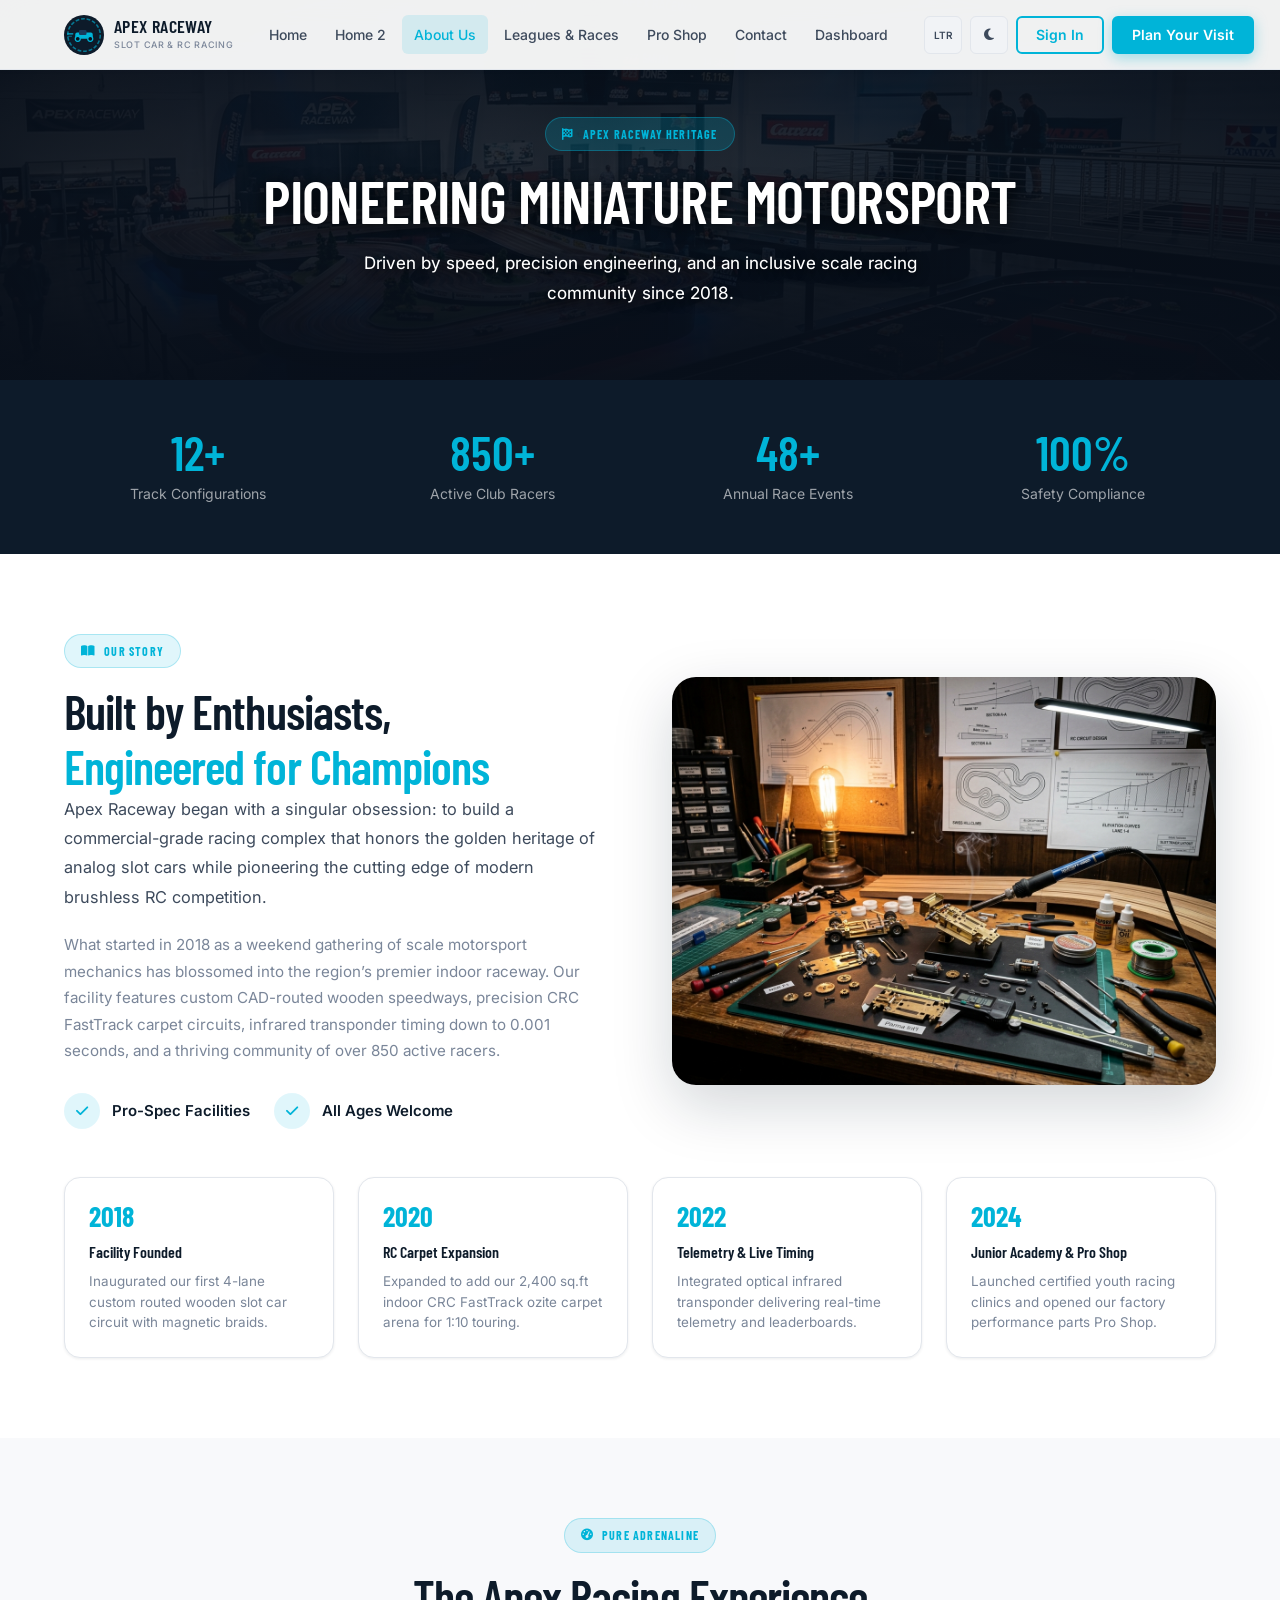
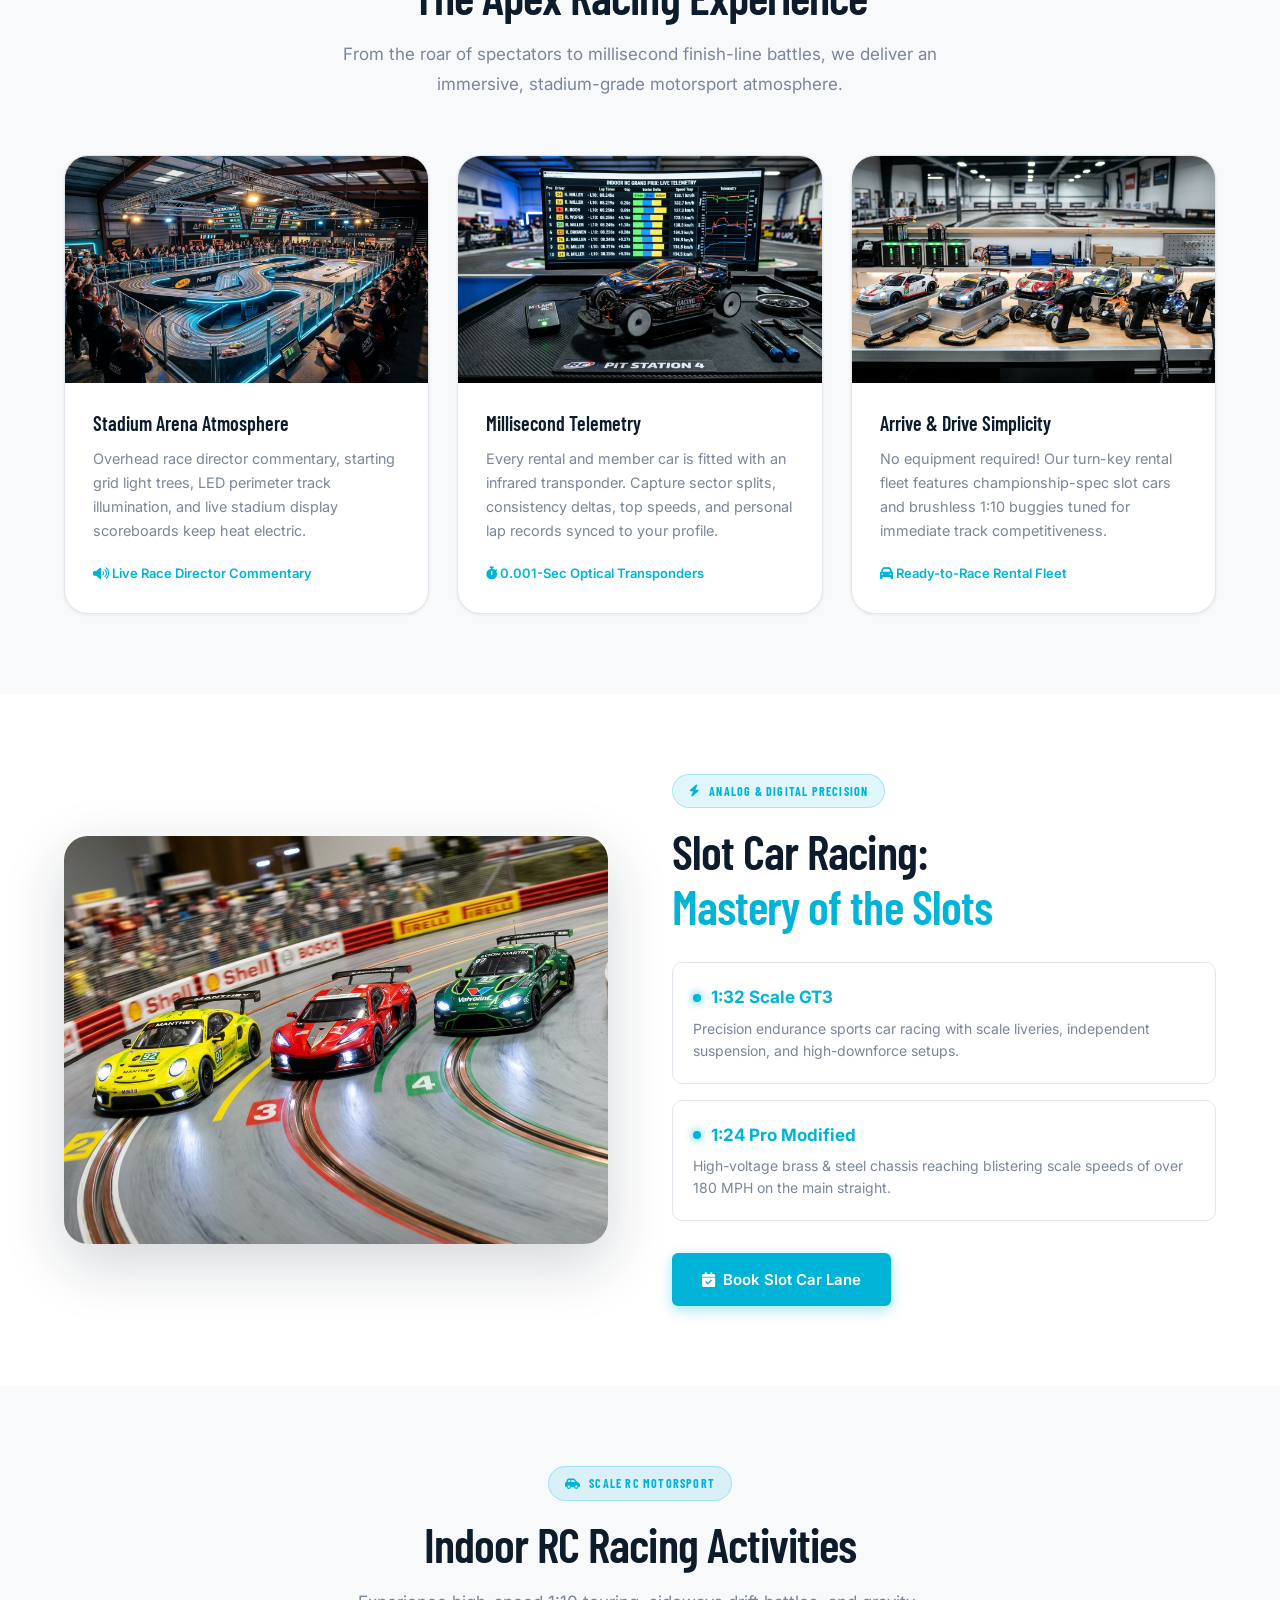
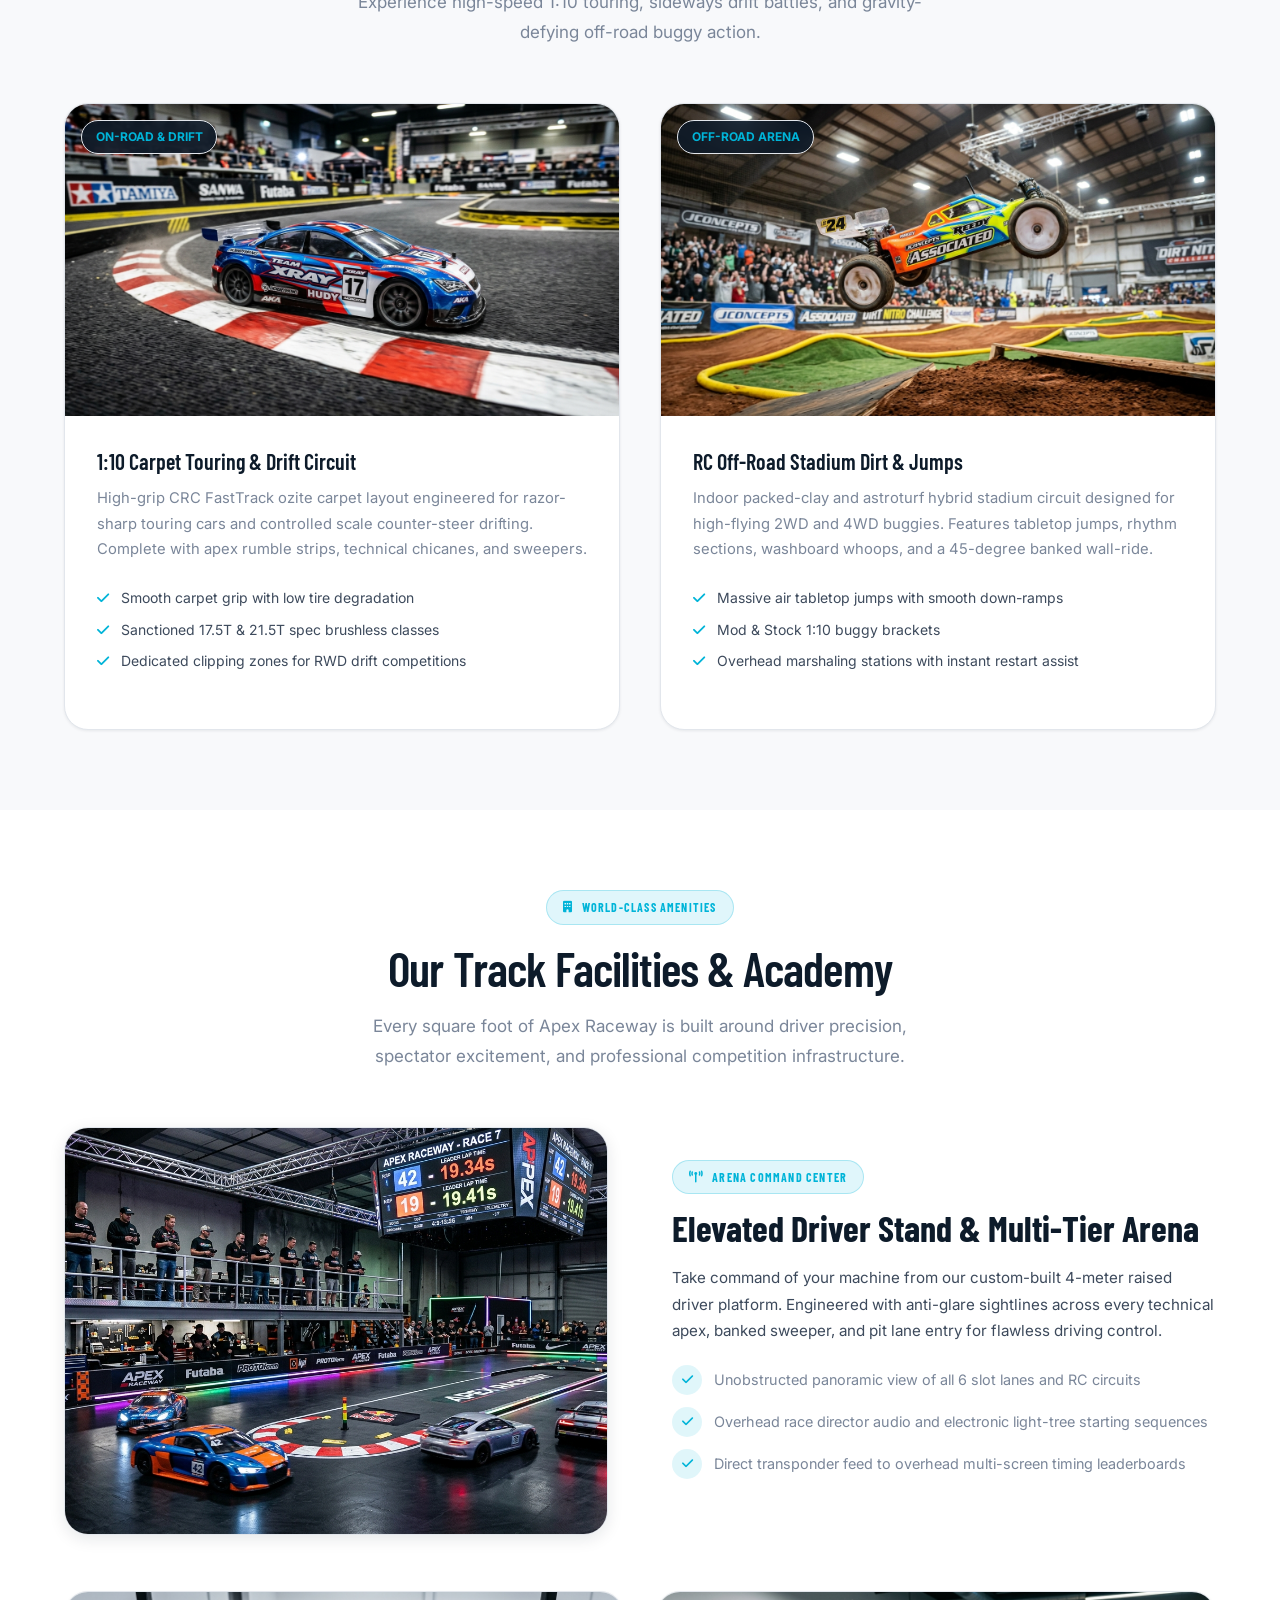
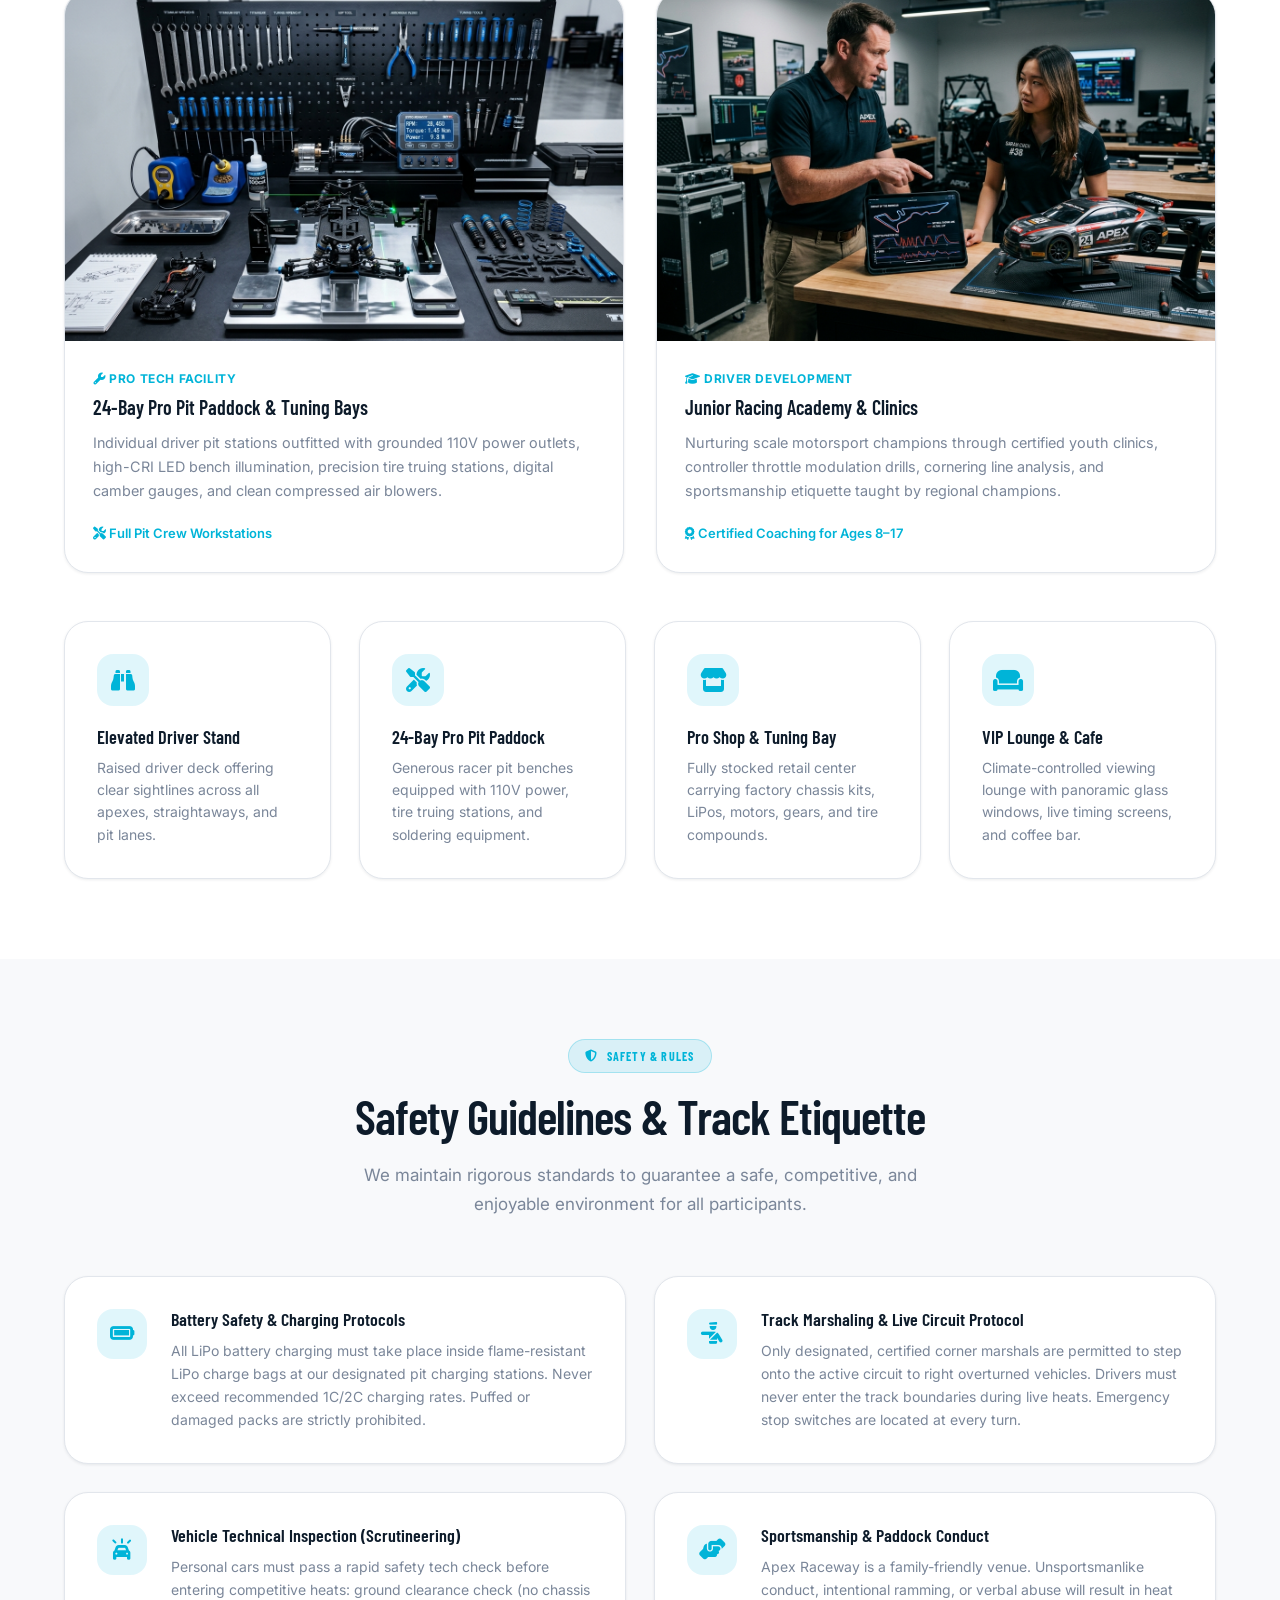
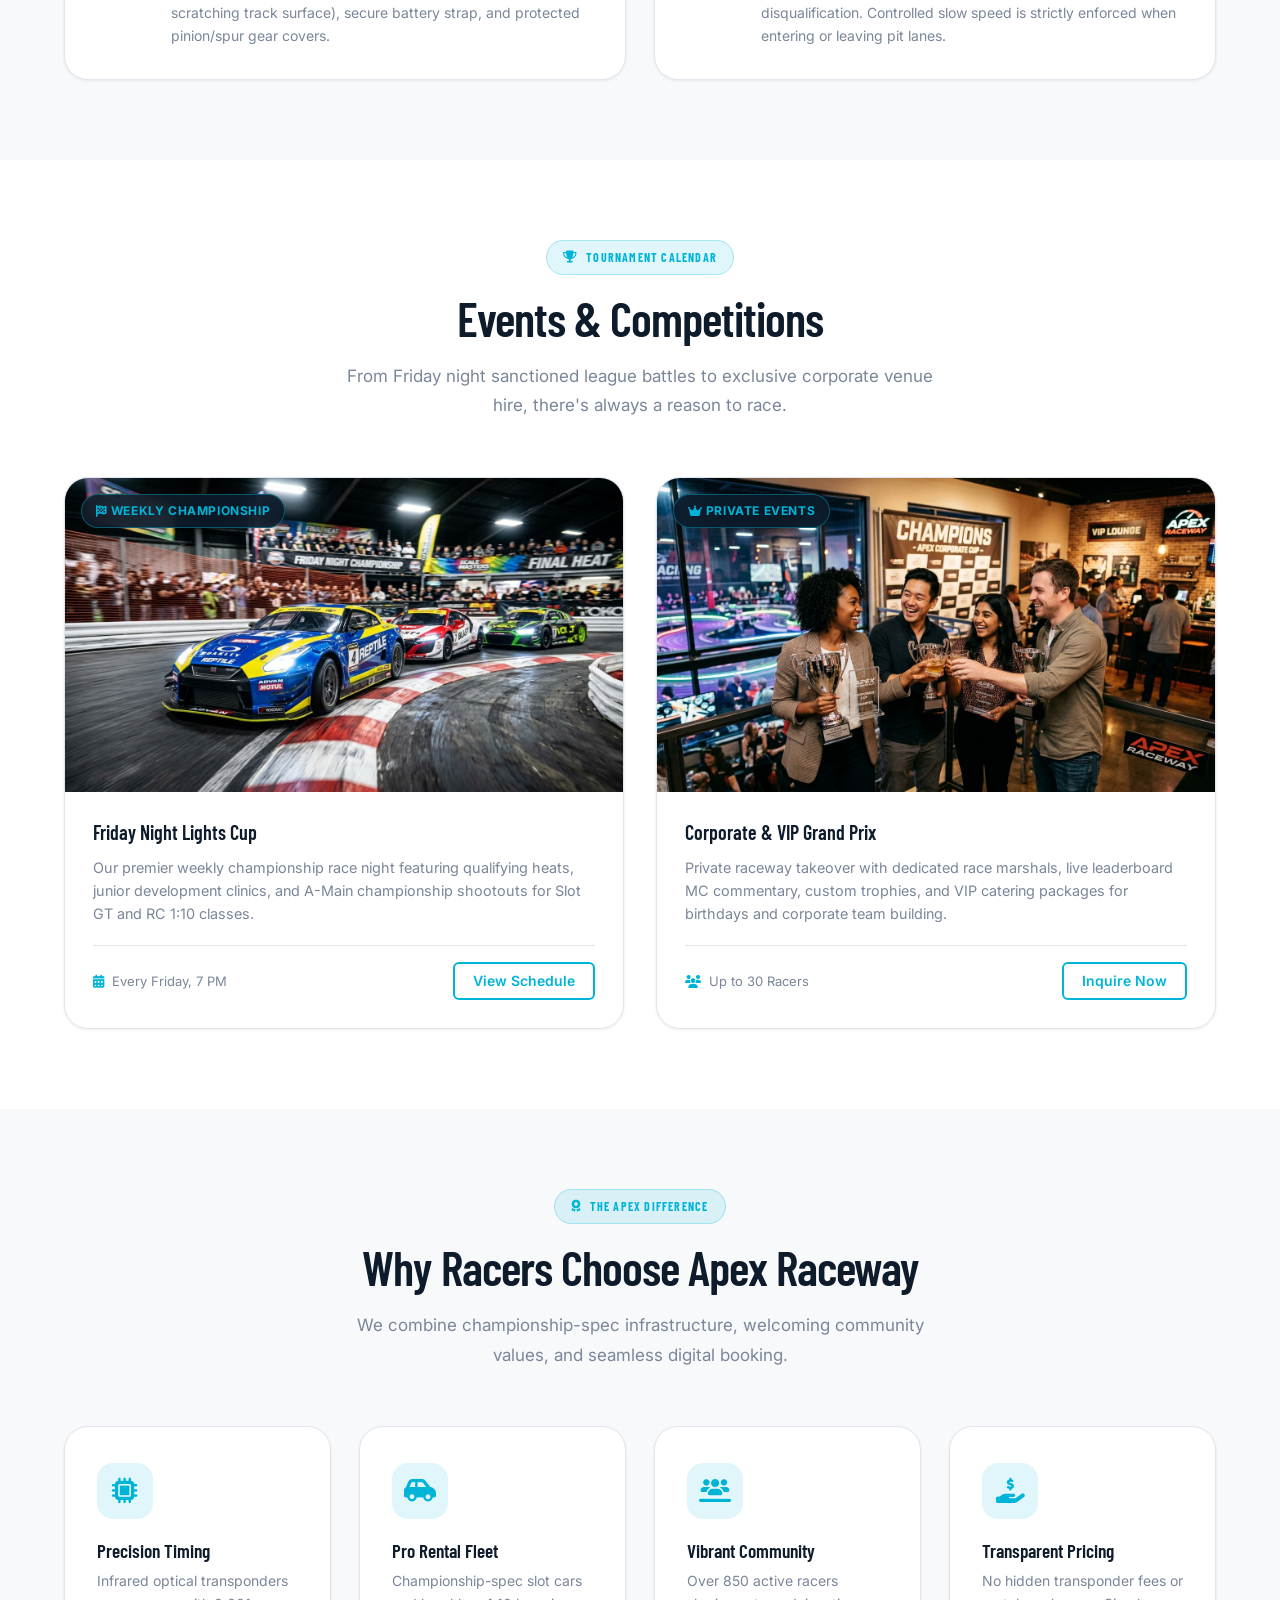
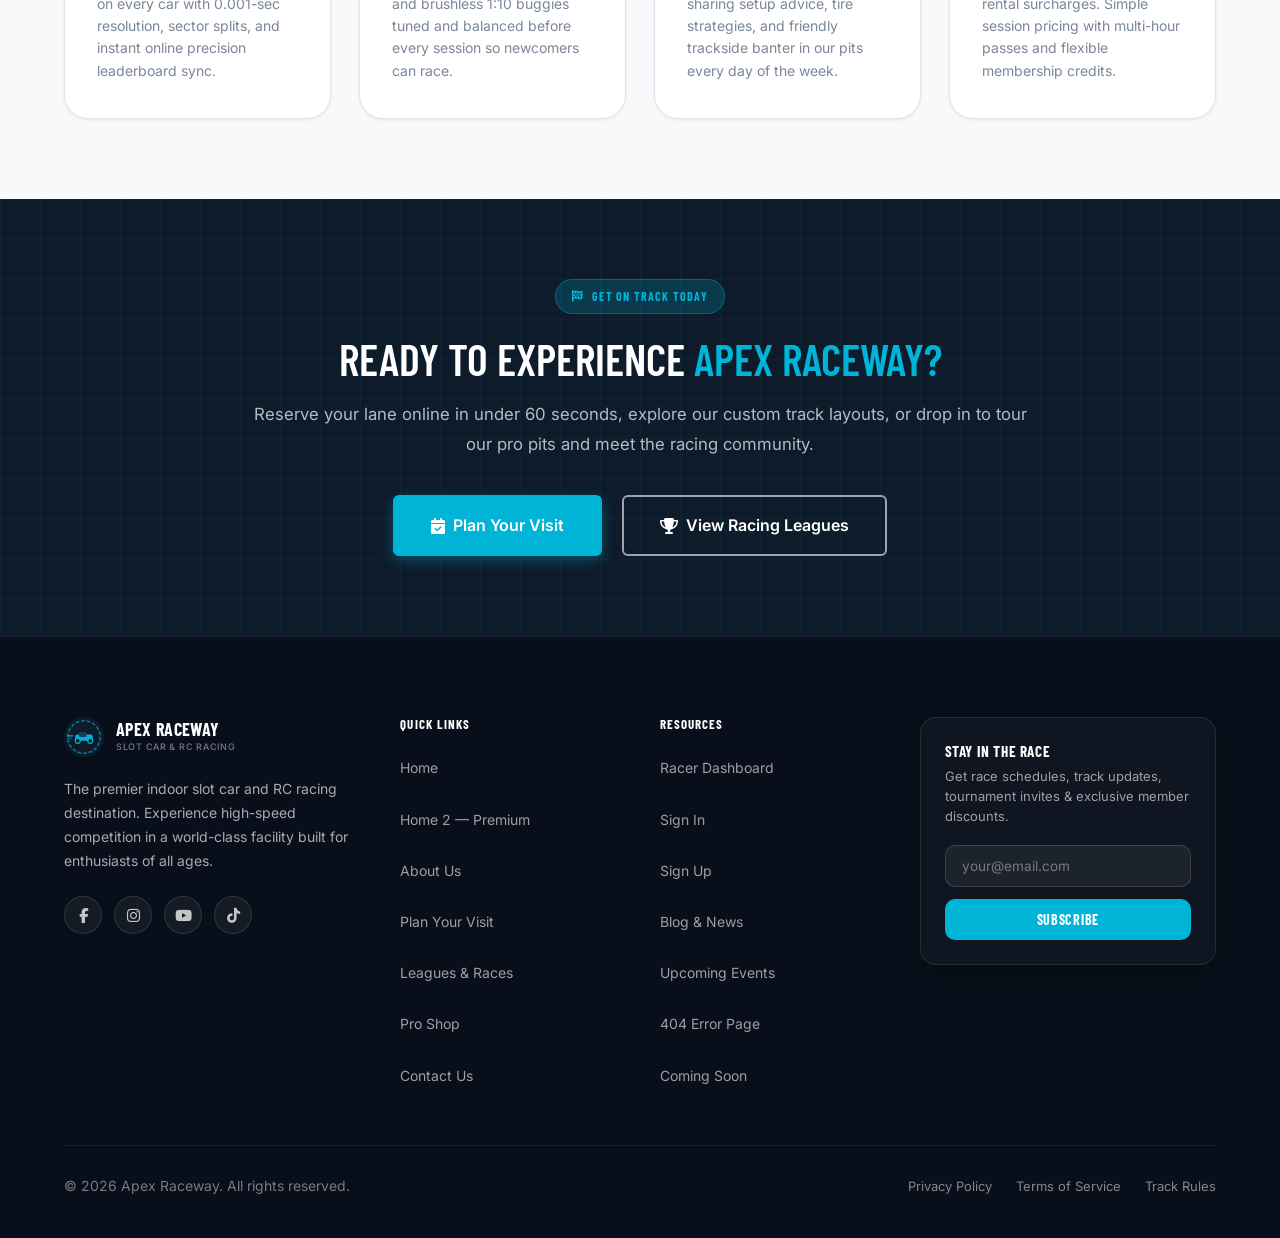
<file: about.html>
<!DOCTYPE html>
<html lang="en" id="root-html">
<head>
<meta charset="UTF-8">
<meta name="viewport" content="width=device-width, initial-scale=1.0">
<meta name="description" content="About Apex Raceway — The premier indoor slot car and RC racing facility. Discover our story, world-class track facilities, racing activities, safety guidelines, and championship events.">
<title>About Us | Apex Raceway — Slot Car & RC Racing Track</title>
<link rel="icon" type="image/svg+xml" href="favicon.svg">
<link rel="stylesheet" href="https://cdnjs.cloudflare.com/ajax/libs/font-awesome/6.5.1/css/all.min.css">
<link rel="stylesheet" href="style.css">
<style>
/* ─── ABOUT PAGE SPECIALIZED STYLES ─── */
.story-milestones {
  display: grid;
  grid-template-columns: repeat(4, 1fr);
  gap: 1.5rem;
  margin-top: 3rem;
}
.story-milestone-card {
  background: var(--bg-card);
  border: 1px solid var(--border);
  border-radius: var(--radius-lg);
  padding: 1.5rem;
  position: relative;
  transition: all 250ms ease;
  box-shadow: var(--shadow-sm);
}
.story-milestone-card:hover {
  transform: translateY(-4px);
  border-color: var(--primary);
  box-shadow: var(--shadow-md);
}
.milestone-year {
  font-family: var(--font-heading);
  font-size: 1.75rem;
  font-weight: 700;
  color: var(--primary);
  line-height: 1;
  margin-bottom: 0.5rem;
}
.milestone-title {
  font-family: var(--font-heading);
  font-size: 1rem;
  font-weight: 600;
  color: var(--text-heading);
  margin-bottom: 0.35rem;
}
.milestone-desc {
  font-size: 0.84rem;
  color: var(--text-muted);
  line-height: 1.55;
}

/* Experience Cards */
.exp-card {
  background: var(--bg-card);
  border: 1px solid var(--border);
  border-radius: var(--radius-xl);
  overflow: hidden;
  transition: all 250ms ease;
  box-shadow: var(--shadow-sm);
  display: flex;
  flex-direction: column;
}
.exp-card:hover {
  transform: translateY(-5px);
  border-color: var(--primary);
  box-shadow: var(--shadow-lg);
}
.exp-card-img-wrap {
  position: relative;
  aspect-ratio: 16 / 10;
  overflow: hidden;
  background: var(--bg-surface);
}
.exp-card-img-wrap img {
  width: 100%;
  height: 100%;
  object-fit: cover;
  display: block;
  transition: transform 500ms ease;
}
.exp-card:hover .exp-card-img-wrap img {
  transform: scale(1.06);
}
.exp-card-body {
  padding: 1.75rem;
  flex: 1;
  display: flex;
  flex-direction: column;
}

/* Facilities Cards */
.facility-card {
  background: var(--bg-card);
  border: 1px solid var(--border);
  border-radius: var(--radius-xl);
  padding: 2rem;
  transition: all 250ms ease;
  box-shadow: var(--shadow-sm);
  display: flex;
  flex-direction: column;
  position: relative;
}
.facility-card:hover {
  transform: translateY(-4px);
  border-color: var(--primary);
  box-shadow: var(--shadow-md);
}
.facility-icon {
  width: 52px;
  height: 52px;
  border-radius: var(--radius-lg);
  background: var(--primary-light);
  color: var(--primary);
  display: flex;
  align-items: center;
  justify-content: center;
  font-size: 1.5rem;
  margin-bottom: 1.25rem;
  transition: all 250ms ease;
}
.facility-card:hover .facility-icon {
  background: var(--primary);
  color: #fff;
}

/* Safety Guidelines */
.safety-grid {
  display: grid;
  grid-template-columns: repeat(2, 1fr);
  gap: 1.75rem;
}
.safety-card {
  background: var(--bg-card);
  border: 1px solid var(--border);
  border-radius: var(--radius-xl);
  padding: 2rem;
  display: flex;
  gap: 1.5rem;
  align-items: flex-start;
  transition: all 250ms ease;
  box-shadow: var(--shadow-sm);
}
.safety-card:hover {
  border-color: var(--primary);
  transform: translateY(-3px);
  box-shadow: var(--shadow-md);
}
.safety-icon-wrap {
  width: 50px;
  height: 50px;
  border-radius: var(--radius-lg);
  background: rgba(0, 180, 216, 0.12);
  color: var(--primary);
  display: flex;
  align-items: center;
  justify-content: center;
  font-size: 1.35rem;
  flex-shrink: 0;
}
.safety-title {
  font-family: var(--font-heading);
  font-size: 1.125rem;
  font-weight: 600;
  color: var(--text-heading);
  margin-bottom: 0.5rem;
}
.safety-desc {
  font-size: 0.875rem;
  color: var(--text-muted);
  line-height: 1.65;
}

/* Events Showcase */
.event-card {
  background: var(--bg-card);
  border: 1px solid var(--border);
  border-radius: var(--radius-xl);
  overflow: hidden;
  transition: all 250ms ease;
  box-shadow: var(--shadow-sm);
  display: flex;
  flex-direction: column;
}
.event-card:hover {
  transform: translateY(-5px);
  border-color: var(--primary);
  box-shadow: var(--shadow-lg);
}
.event-card-img-wrap {
  position: relative;
  aspect-ratio: 16 / 9;
  overflow: hidden;
}
.event-card-img-wrap img {
  width: 100%;
  height: 100%;
  object-fit: cover;
  transition: transform 500ms ease;
}
.event-card:hover .event-card-img-wrap img {
  transform: scale(1.06);
}
.event-tag {
  position: absolute;
  top: 1rem;
  left: 1rem;
  background: rgba(13, 27, 42, 0.9);
  backdrop-filter: blur(8px);
  color: var(--primary);
  border: 1px solid rgba(0, 180, 216, 0.4);
  padding: 0.35rem 0.85rem;
  border-radius: var(--radius-full);
  font-size: 0.75rem;
  font-weight: 700;
  letter-spacing: 0.05em;
  text-transform: uppercase;
  z-index: 2;
}
.event-card-body {
  padding: 1.75rem;
  flex: 1;
  display: flex;
  flex-direction: column;
}
.event-card-footer {
  display: flex;
  align-items: center;
  justify-content: space-between;
  gap: 1rem;
  flex-wrap: wrap;
  border-top: 1px solid var(--border);
  padding-top: 1rem;
  margin-top: auto;
}
.event-card-footer-info {
  display: inline-flex;
  align-items: center;
  gap: 0.5rem;
  font-size: 0.8125rem;
  color: var(--text-muted);
  white-space: nowrap;
}

/* Why Choose Us Cards */
.why-card {
  background: var(--bg-card);
  border: 1px solid var(--border);
  border-radius: var(--radius-xl);
  padding: 2.25rem 2rem;
  transition: all 250ms ease;
  box-shadow: var(--shadow-sm);
  position: relative;
}
.why-card:hover {
  transform: translateY(-4px);
  border-color: var(--primary);
  box-shadow: var(--shadow-md);
}
.why-icon {
  width: 56px;
  height: 56px;
  border-radius: var(--radius-lg);
  background: var(--primary-light);
  color: var(--primary);
  display: flex;
  align-items: center;
  justify-content: center;
  font-size: 1.6rem;
  margin-bottom: 1.25rem;
  transition: all 250ms ease;
}
.why-card:hover .why-icon {
  background: var(--primary);
  color: #fff;
}

/* Responsive adjustments */
@media (max-width: 991px) {
  .story-milestones { grid-template-columns: repeat(2, 1fr); gap: 1.25rem; }
  .safety-grid { grid-template-columns: 1fr; }
}
@media (max-width: 576px) {
  .story-milestones { grid-template-columns: 1fr; }
  .safety-card { flex-direction: column; gap: 1rem; }
  .event-card-body { padding: 1.25rem; }
  .event-card-footer {
    flex-direction: column;
    align-items: stretch;
    gap: 0.875rem;
  }
  .event-card-footer .btn {
    width: 100%;
    justify-content: center;
  }
}
</style>
</head>
<body>
<div id="main-nav"></div>

<!-- ═══════════════════════════════════════════
     PAGE HERO
═══════════════════════════════════════════ -->
<section class="page-hero">
  <img src="assets/about/banner_about.jpg" alt="Apex Raceway Motorsport Venue" class="page-hero-img">
  <div class="page-hero-overlay"></div>
  <div class="container">
    <div class="page-hero-content animate-on-scroll">
      <div class="section-badge" style="display:inline-flex;margin-bottom:1rem;background:rgba(0,180,216,.2);color:var(--primary);border-color:rgba(0,180,216,.35);"><i class="fas fa-flag-checkered"></i> Apex Raceway Heritage</div>
      <h1 class="page-hero-title">Pioneering Miniature Motorsport</h1>
      <p class="page-hero-sub">Driven by speed, precision engineering, and an inclusive scale racing community since 2018.</p>
    </div>
  </div>
</section>

<!-- ═══════════════════════════════════════════
     STATS BAR
═══════════════════════════════════════════ -->
<section class="stats-bar">
  <div class="container">
    <div class="grid-4">
      <div class="stat-item animate-on-scroll">
        <div class="stat-num" data-count="12" data-suffix="+">12+</div>
        <div class="stat-label">Track Configurations</div>
      </div>
      <div class="stat-item animate-on-scroll delay-1">
        <div class="stat-num" data-count="850" data-suffix="+">850+</div>
        <div class="stat-label">Active Club Racers</div>
      </div>
      <div class="stat-item animate-on-scroll delay-2">
        <div class="stat-num" data-count="48" data-suffix="+">48+</div>
        <div class="stat-label">Annual Race Events</div>
      </div>
      <div class="stat-item animate-on-scroll delay-3">
        <div class="stat-num" data-count="100" data-suffix="%">100%</div>
        <div class="stat-label">Safety Compliance</div>
      </div>
    </div>
  </div>
</section>

<!-- ═══════════════════════════════════════════
     1. OUR STORY
═══════════════════════════════════════════ -->
<section class="section" id="story" style="background:var(--bg-base);">
  <div class="container">
    <div class="split-section">
      <div class="animate-on-scroll">
        <div class="section-badge"><i class="fas fa-book-open"></i> Our Story</div>
        <h2 class="section-title">Built by Enthusiasts,<br><span class="text-primary">Engineered for Champions</span></h2>
        <p style="font-size:1.02rem;color:var(--text-body);line-height:1.8;margin-bottom:1.25rem;">
          Apex Raceway began with a singular obsession: to build a commercial-grade racing complex that honors the golden heritage of analog slot cars while pioneering the cutting edge of modern brushless RC competition.
        </p>
        <p style="font-size:0.95rem;color:var(--text-muted);line-height:1.75;margin-bottom:1.75rem;">
          What started in 2018 as a weekend gathering of scale motorsport mechanics has blossomed into the region’s premier indoor raceway. Our facility features custom CAD-routed wooden speedways, precision CRC FastTrack carpet circuits, infrared transponder timing down to 0.001 seconds, and a thriving community of over 850 active racers.
        </p>
        <div style="display:flex;gap:1.5rem;flex-wrap:wrap;">
          <div style="display:flex;align-items:center;gap:0.75rem;">
            <div style="width:36px;height:36px;border-radius:50%;background:var(--primary-light);display:flex;align-items:center;justify-content:center;color:var(--primary);font-size:0.875rem;"><i class="fas fa-check"></i></div>
            <span style="font-weight:600;font-size:0.9375rem;color:var(--text-heading);">Pro-Spec Facilities</span>
          </div>
          <div style="display:flex;align-items:center;gap:0.75rem;">
            <div style="width:36px;height:36px;border-radius:50%;background:var(--primary-light);display:flex;align-items:center;justify-content:center;color:var(--primary);font-size:0.875rem;"><i class="fas fa-check"></i></div>
            <span style="font-weight:600;font-size:0.9375rem;color:var(--text-heading);">All Ages Welcome</span>
          </div>
         
        </div>
      </div>
      <div class="split-img animate-on-scroll delay-1">
        <img src="assets/about/about_story.jpg" alt="Apex Raceway Track Arena Story" style="width:100%;height:100%;object-fit:cover;">
      </div>
    </div>

    <!-- Milestones Timeline Grid -->
    <div class="story-milestones animate-on-scroll">
      <div class="story-milestone-card">
        <div class="milestone-year">2018</div>
        <div class="milestone-title">Facility Founded</div>
        <div class="milestone-desc">Inaugurated our first 4-lane custom routed wooden slot car circuit with magnetic braids.</div>
      </div>
      <div class="story-milestone-card">
        <div class="milestone-year">2020</div>
        <div class="milestone-title">RC Carpet Expansion</div>
        <div class="milestone-desc">Expanded to add our 2,400 sq.ft indoor CRC FastTrack ozite carpet arena for 1:10 touring.</div>
      </div>
      <div class="story-milestone-card">
        <div class="milestone-year">2022</div>
        <div class="milestone-title">Telemetry & Live Timing</div>
        <div class="milestone-desc">Integrated optical infrared transponder delivering real-time telemetry and leaderboards.</div>
      </div>
      <div class="story-milestone-card">
        <div class="milestone-year">2024</div>
        <div class="milestone-title">Junior Academy & Pro Shop</div>
        <div class="milestone-desc">Launched certified youth racing clinics and opened our factory performance parts Pro Shop.</div>
      </div>
    </div>
  </div>
</section>

<!-- ═══════════════════════════════════════════
     2. OUR RACING EXPERIENCE
═══════════════════════════════════════════ -->
<section class="section" id="experience" style="background:var(--bg-surface);">
  <div class="container">
    <div class="section-header animate-on-scroll">
      <div class="section-badge"><i class="fas fa-gauge-high"></i> Pure Adrenaline</div>
      <h2 class="section-title">The Apex Racing Experience</h2>
      <p class="section-sub">From the roar of spectators to millisecond finish-line battles, we deliver an immersive, stadium-grade motorsport atmosphere.</p>
    </div>

    <div class="grid-3 animate-on-scroll">
      <div class="exp-card">
        <div class="exp-card-img-wrap">
          <img src="assets/about/about_arena_atmosphere.jpg" alt="Arena Stadium Race Atmosphere">
        </div>
        <div class="exp-card-body">
          <h3 style="font-family:var(--font-heading);font-size:1.25rem;font-weight:600;margin-bottom:0.75rem;color:var(--text-heading);">Stadium Arena Atmosphere</h3>
          <p style="font-size:0.9rem;color:var(--text-muted);line-height:1.65;margin-bottom:1.25rem;flex:1;">
            Overhead race director commentary, starting grid light trees, LED perimeter track illumination, and live stadium display scoreboards keep heat electric.
          </p>
          <div style="font-size:0.8125rem;color:var(--primary);font-weight:600;"><i class="fas fa-volume-high"></i> Live Race Director Commentary</div>
        </div>
      </div>

      <div class="exp-card">
        <div class="exp-card-img-wrap">
          <img src="assets/about/about_telemetry.jpg" alt="Computerized Lap Telemetry">
        </div>
        <div class="exp-card-body">
          <h3 style="font-family:var(--font-heading);font-size:1.25rem;font-weight:600;margin-bottom:0.75rem;color:var(--text-heading);">Millisecond Telemetry</h3>
          <p style="font-size:0.9rem;color:var(--text-muted);line-height:1.65;margin-bottom:1.25rem;flex:1;">
            Every rental and member car is fitted with an infrared transponder. Capture sector splits, consistency deltas, top speeds, and personal lap records synced to your profile.
          </p>
          <div style="font-size:0.8125rem;color:var(--primary);font-weight:600;"><i class="fas fa-stopwatch"></i> 0.001-Sec Optical Transponders</div>
        </div>
      </div>

      <div class="exp-card">
        <div class="exp-card-img-wrap">
          <img src="assets/about/about_rental_fleet.jpg" alt="Arrive and Drive Fleet">
        </div>
        <div class="exp-card-body">
          <h3 style="font-family:var(--font-heading);font-size:1.25rem;font-weight:600;margin-bottom:0.75rem;color:var(--text-heading);">Arrive & Drive Simplicity</h3>
          <p style="font-size:0.9rem;color:var(--text-muted);line-height:1.65;margin-bottom:1.25rem;flex:1;">
            No equipment required! Our turn-key rental fleet features championship-spec slot cars and brushless 1:10 buggies tuned for immediate track competitiveness.
          </p>
          <div style="font-size:0.8125rem;color:var(--primary);font-weight:600;"><i class="fas fa-car"></i> Ready-to-Race Rental Fleet</div>
        </div>
      </div>
    </div>
  </div>
</section>

<!-- ═══════════════════════════════════════════
     3. SLOT CAR RACING
═══════════════════════════════════════════ -->
<section class="section" id="slot-cars" style="background:var(--bg-base);">
  <div class="container">
    <div class="split-section">
      <div class="split-img animate-on-scroll">
        <img src="assets/about/about_slot_racing.jpg" alt="Slot Car Racing Circuit at Apex Raceway" style="width:100%;height:100%;object-fit:cover;">
      </div>
      <div class="animate-on-scroll delay-1">
        <div class="section-badge"><i class="fas fa-bolt"></i> Analog & Digital Precision</div>
        <h2 class="section-title" style="margin-bottom:1.75rem;">Slot Car Racing:<br><span class="text-primary">Mastery of the Slots</span></h2>
        <div style="display:flex;flex-direction:column;gap:1rem;margin-bottom:2rem;">
          <div style="background:var(--bg-card);border:1px solid var(--border);border-radius:var(--radius-md);padding:1.25rem;">
            <div style="display:flex;align-items:center;gap:0.625rem;margin-bottom:0.35rem;">
              <span style="width:8px;height:8px;border-radius:50%;background:var(--primary);box-shadow:0 0 8px var(--primary);display:inline-block;"></span>
              <span style="font-weight:700;color:var(--primary);font-size:1.0625rem;">1:32 Scale GT3</span>
            </div>
            <p style="font-size:0.875rem;color:var(--text-muted);margin:0;line-height:1.6;">Precision endurance sports car racing with scale liveries, independent suspension, and high-downforce setups.</p>
          </div>
          <div style="background:var(--bg-card);border:1px solid var(--border);border-radius:var(--radius-md);padding:1.25rem;">
            <div style="display:flex;align-items:center;gap:0.625rem;margin-bottom:0.35rem;">
              <span style="width:8px;height:8px;border-radius:50%;background:var(--primary);box-shadow:0 0 8px var(--primary);display:inline-block;"></span>
              <span style="font-weight:700;color:var(--primary);font-size:1.0625rem;">1:24 Pro Modified</span>
            </div>
            <p style="font-size:0.875rem;color:var(--text-muted);margin:0;line-height:1.6;">High-voltage brass & steel chassis reaching blistering scale speeds of over 180 MPH on the main straight.</p>
          </div>
        </div>
        <a href="book-track.html" class="btn btn-primary"><i class="fas fa-calendar-check"></i> Book Slot Car Lane</a>
      </div>
    </div>
  </div>
</section>

<!-- ═══════════════════════════════════════════
     4. RC RACING ACTIVITIES
═══════════════════════════════════════════ -->
<section class="section" id="rc-racing" style="background:var(--bg-surface);">
  <div class="container">
    <div class="section-header animate-on-scroll">
      <div class="section-badge"><i class="fas fa-car-side"></i> Scale RC Motorsport</div>
      <h2 class="section-title">Indoor RC Racing Activities</h2>
      <p class="section-sub">Experience high-speed 1:10 touring, sideways drift battles, and gravity-defying off-road buggy action.</p>
    </div>

    <div class="grid-2 animate-on-scroll" style="gap:2.5rem;">
      <!-- Activity 1 -->
      <div class="feature-card" style="display:flex;flex-direction:column;padding:0;overflow:hidden;border-radius:var(--radius-xl);">
        <div style="aspect-ratio:16/9;overflow:hidden;position:relative;">
          <img src="assets/about/about_rc_touring.jpg" alt="1:10 Electric Touring and Drift Racing" style="width:100%;height:100%;object-fit:cover;">
          <span style="position:absolute;top:1rem;left:1rem;background:rgba(13,27,42,0.85);backdrop-filter:blur(8px);border:1px solid var(--border);color:var(--primary);padding:0.35rem 0.85rem;border-radius:var(--radius-full);font-size:0.75rem;font-weight:700;text-transform:uppercase;">On-Road & Drift</span>
        </div>
        <div style="padding:2rem;flex:1;display:flex;flex-direction:column;">
          <h3 style="font-family:var(--font-heading);font-size:1.375rem;font-weight:600;margin-bottom:0.75rem;color:var(--text-heading);">1:10 Carpet Touring & Drift Circuit</h3>
          <p style="font-size:0.925rem;color:var(--text-muted);line-height:1.7;margin-bottom:1.5rem;flex:1;">
            High-grip CRC FastTrack ozite carpet layout engineered for razor-sharp touring cars and controlled scale counter-steer drifting. Complete with apex rumble strips, technical chicanes, and sweepers.
          </p>
          <ul style="list-style:none;padding:0;margin:0 0 1.5rem 0;display:flex;flex-direction:column;gap:0.5rem;font-size:0.875rem;color:var(--text-body);">
            <li><i class="fas fa-check text-primary" style="margin-right:0.5rem;"></i> Smooth carpet grip with low tire degradation</li>
            <li><i class="fas fa-check text-primary" style="margin-right:0.5rem;"></i> Sanctioned 17.5T & 21.5T spec brushless classes</li>
            <li><i class="fas fa-check text-primary" style="margin-right:0.5rem;"></i> Dedicated clipping zones for RWD drift competitions</li>
          </ul>
        </div>
      </div>

      <!-- Activity 2 -->
      <div class="feature-card" style="display:flex;flex-direction:column;padding:0;overflow:hidden;border-radius:var(--radius-xl);">
        <div style="aspect-ratio:16/9;overflow:hidden;position:relative;">
          <img src="assets/about/about_rc_offroad.jpg" alt="Off-Road Buggy & Stadium Truck Racing" style="width:100%;height:100%;object-fit:cover;">
          <span style="position:absolute;top:1rem;left:1rem;background:rgba(13,27,42,0.85);backdrop-filter:blur(8px);border:1px solid var(--border);color:var(--primary);padding:0.35rem 0.85rem;border-radius:var(--radius-full);font-size:0.75rem;font-weight:700;text-transform:uppercase;">Off-Road Arena</span>
        </div>
        <div style="padding:2rem;flex:1;display:flex;flex-direction:column;">
          <h3 style="font-family:var(--font-heading);font-size:1.375rem;font-weight:600;margin-bottom:0.75rem;color:var(--text-heading);">RC Off-Road Stadium Dirt & Jumps</h3>
          <p style="font-size:0.925rem;color:var(--text-muted);line-height:1.7;margin-bottom:1.5rem;flex:1;">
            Indoor packed-clay and astroturf hybrid stadium circuit designed for high-flying 2WD and 4WD buggies. Features tabletop jumps, rhythm sections, washboard whoops, and a 45-degree banked wall-ride.
          </p>
          <ul style="list-style:none;padding:0;margin:0 0 1.5rem 0;display:flex;flex-direction:column;gap:0.5rem;font-size:0.875rem;color:var(--text-body);">
            <li><i class="fas fa-check text-primary" style="margin-right:0.5rem;"></i> Massive air tabletop jumps with smooth down-ramps</li>
            <li><i class="fas fa-check text-primary" style="margin-right:0.5rem;"></i> Mod & Stock 1:10 buggy brackets</li>
            <li><i class="fas fa-check text-primary" style="margin-right:0.5rem;"></i> Overhead marshaling stations with instant restart assist</li>
          </ul>
        </div>
      </div>
    </div>
  </div>
</section>

<!-- ═══════════════════════════════════════════
     5. TRACK FACILITIES & RACING ACADEMY
═══════════════════════════════════════════ -->
<section class="section" id="facilities" style="background:var(--bg-base);">
  <div class="container">
    <div class="section-header animate-on-scroll">
      <div class="section-badge"><i class="fas fa-building"></i> World-Class Amenities</div>
      <h2 class="section-title">Our Track Facilities & Academy</h2>
      <p class="section-sub">Every square foot of Apex Raceway is built around driver precision, spectator excitement, and professional competition infrastructure.</p>
    </div>

    <!-- Arena Feature Split (Image 9: Elevated Driver Stand & Arena Circuit) -->
    <div class="split-section" style="margin-bottom:3.5rem;align-items:center;">
      <div class="split-img animate-on-scroll" style="border-radius:var(--radius-xl);overflow:hidden;box-shadow:var(--shadow-md);border:1px solid var(--border);">
        <img src="assets/about/about_arena_showcase.jpg" alt="Apex Raceway Elevated Driver Stand and Championship Track Arena" style="width:100%;height:100%;object-fit:cover;min-height:360px;">
      </div>
      <div class="animate-on-scroll delay-1">
        <div class="section-badge" style="background:rgba(0,180,216,0.12);color:var(--primary);margin-bottom:0.75rem;"><i class="fas fa-tower-broadcast"></i> Arena Command Center</div>
        <h3 style="font-family:var(--font-heading);font-size:clamp(1.75rem,3vw,2.25rem);font-weight:700;color:var(--text-heading);margin-bottom:1rem;line-height:1.2;">
          Elevated Driver Stand & Multi-Tier Arena
        </h3>
        <p style="font-size:0.95rem;color:var(--text-body);line-height:1.75;margin-bottom:1.25rem;">
          Take command of your machine from our custom-built 4-meter raised driver platform. Engineered with anti-glare sightlines across every technical apex, banked sweeper, and pit lane entry for flawless driving control.
        </p>
        <div style="display:flex;flex-direction:column;gap:0.75rem;margin-bottom:1.5rem;">
          <div style="display:flex;align-items:center;gap:0.75rem;">
            <div style="width:30px;height:30px;border-radius:50%;background:var(--primary-light);display:flex;align-items:center;justify-content:center;color:var(--primary);font-size:0.8rem;flex-shrink:0;"><i class="fas fa-check"></i></div>
            <span style="font-size:0.9rem;color:var(--text-muted);">Unobstructed panoramic view of all 6 slot lanes and RC circuits</span>
          </div>
          <div style="display:flex;align-items:center;gap:0.75rem;">
            <div style="width:30px;height:30px;border-radius:50%;background:var(--primary-light);display:flex;align-items:center;justify-content:center;color:var(--primary);font-size:0.8rem;flex-shrink:0;"><i class="fas fa-check"></i></div>
            <span style="font-size:0.9rem;color:var(--text-muted);">Overhead race director audio and electronic light-tree starting sequences</span>
          </div>
          <div style="display:flex;align-items:center;gap:0.75rem;">
            <div style="width:30px;height:30px;border-radius:50%;background:var(--primary-light);display:flex;align-items:center;justify-content:center;color:var(--primary);font-size:0.8rem;flex-shrink:0;"><i class="fas fa-check"></i></div>
            <span style="font-size:0.9rem;color:var(--text-muted);">Direct transponder feed to overhead multi-screen timing leaderboards</span>
          </div>
        </div>
      </div>
    </div>

    <!-- Paddock & Academy Grid (Image 10: Pit Paddock & Image 11: Junior Academy) -->
    <div class="grid-2 animate-on-scroll" style="gap:2rem;margin-bottom:3rem;">
      <!-- Facility Card 1: Pit Paddock (Image 10) -->
      <div class="exp-card">
        <div class="exp-card-img-wrap">
          <img src="assets/about/about_pit_paddock.jpg" alt="24-Bay Pro Pit Paddock and Tuning Workbench">
        </div>
        <div class="exp-card-body">
          <div style="font-size:0.75rem;font-weight:700;color:var(--primary);text-transform:uppercase;letter-spacing:0.05em;margin-bottom:0.35rem;"><i class="fas fa-wrench"></i> Pro Tech Facility</div>
          <h3 style="font-family:var(--font-heading);font-size:1.25rem;font-weight:600;margin-bottom:0.75rem;color:var(--text-heading);">24-Bay Pro Pit Paddock & Tuning Bays</h3>
          <p style="font-size:0.9rem;color:var(--text-muted);line-height:1.65;margin-bottom:1.25rem;flex:1;">
            Individual driver pit stations outfitted with grounded 110V power outlets, high-CRI LED bench illumination, precision tire truing stations, digital camber gauges, and clean compressed air blowers.
          </p>
          <div style="font-size:0.8125rem;color:var(--primary);font-weight:600;"><i class="fas fa-screwdriver-wrench"></i> Full Pit Crew Workstations</div>
        </div>
      </div>

      <!-- Facility Card 2: Junior Driver Academy (Image 11) -->
      <div class="exp-card">
        <div class="exp-card-img-wrap">
          <img src="assets/about/about_junior_academy.jpg" alt="Junior Racing Academy and Driver Coaching Clinic">
        </div>
        <div class="exp-card-body">
          <div style="font-size:0.75rem;font-weight:700;color:var(--primary);text-transform:uppercase;letter-spacing:0.05em;margin-bottom:0.35rem;"><i class="fas fa-graduation-cap"></i> Driver Development</div>
          <h3 style="font-family:var(--font-heading);font-size:1.25rem;font-weight:600;margin-bottom:0.75rem;color:var(--text-heading);">Junior Racing Academy & Clinics</h3>
          <p style="font-size:0.9rem;color:var(--text-muted);line-height:1.65;margin-bottom:1.25rem;flex:1;">
            Nurturing scale motorsport champions through certified youth clinics, controller throttle modulation drills, cornering line analysis, and sportsmanship etiquette taught by regional champions.
          </p>
          <div style="font-size:0.8125rem;color:var(--primary);font-weight:600;"><i class="fas fa-award"></i> Certified Coaching for Ages 8–17</div>
        </div>
      </div>
    </div>

    <!-- Quick Amenity Cards -->
    <div class="grid-4 animate-on-scroll">
      <div class="facility-card">
        <div class="facility-icon"><i class="fas fa-binoculars"></i></div>
        <h3 style="font-family:var(--font-heading);font-size:1.15rem;font-weight:600;margin-bottom:0.5rem;color:var(--text-heading);">Elevated Driver Stand</h3>
        <p style="font-size:0.875rem;color:var(--text-muted);line-height:1.6;margin:0;">
          Raised driver deck offering clear sightlines across all apexes, straightaways, and pit lanes.
        </p>
      </div>

      <div class="facility-card">
        <div class="facility-icon"><i class="fas fa-screwdriver-wrench"></i></div>
        <h3 style="font-family:var(--font-heading);font-size:1.15rem;font-weight:600;margin-bottom:0.5rem;color:var(--text-heading);">24-Bay Pro Pit Paddock</h3>
        <p style="font-size:0.875rem;color:var(--text-muted);line-height:1.6;margin:0;">
          Generous racer pit benches equipped with 110V power, tire truing stations, and soldering equipment.
        </p>
      </div>

      <div class="facility-card">
        <div class="facility-icon"><i class="fas fa-store"></i></div>
        <h3 style="font-family:var(--font-heading);font-size:1.15rem;font-weight:600;margin-bottom:0.5rem;color:var(--text-heading);">Pro Shop & Tuning Bay</h3>
        <p style="font-size:0.875rem;color:var(--text-muted);line-height:1.6;margin:0;">
          Fully stocked retail center carrying factory chassis kits, LiPos, motors, gears, and tire compounds.
        </p>
      </div>

      <div class="facility-card">
        <div class="facility-icon"><i class="fas fa-couch"></i></div>
        <h3 style="font-family:var(--font-heading);font-size:1.15rem;font-weight:600;margin-bottom:0.5rem;color:var(--text-heading);">VIP Lounge & Cafe</h3>
        <p style="font-size:0.875rem;color:var(--text-muted);line-height:1.6;margin:0;">
          Climate-controlled viewing lounge with panoramic glass windows, live timing screens, and coffee bar.
        </p>
      </div>
    </div>
  </div>
</section>

<!-- ═══════════════════════════════════════════
     6. SAFETY GUIDELINES
═══════════════════════════════════════════ -->
<section class="section" id="safety" style="background:var(--bg-surface);">
  <div class="container">
    <div class="section-header animate-on-scroll">
      <div class="section-badge"><i class="fas fa-shield-halved"></i> Safety & Rules</div>
      <h2 class="section-title">Safety Guidelines & Track Etiquette</h2>
      <p class="section-sub">We maintain rigorous standards to guarantee a safe, competitive, and enjoyable environment for all participants.</p>
    </div>

    <div class="safety-grid animate-on-scroll">
      <div class="safety-card">
        <div class="safety-icon-wrap"><i class="fas fa-battery-full"></i></div>
        <div>
          <h3 class="safety-title">Battery Safety & Charging Protocols</h3>
          <p class="safety-desc">
            All LiPo battery charging must take place inside flame-resistant LiPo charge bags at our designated pit charging stations. Never exceed recommended 1C/2C charging rates. Puffed or damaged packs are strictly prohibited.
          </p>
        </div>
      </div>

      <div class="safety-card">
        <div class="safety-icon-wrap"><i class="fas fa-person-military-pointing"></i></div>
        <div>
          <h3 class="safety-title">Track Marshaling & Live Circuit Protocol</h3>
          <p class="safety-desc">
            Only designated, certified corner marshals are permitted to step onto the active circuit to right overturned vehicles. Drivers must never enter the track boundaries during live heats. Emergency stop switches are located at every turn.
          </p>
        </div>
      </div>

      <div class="safety-card">
        <div class="safety-icon-wrap"><i class="fas fa-car-on"></i></div>
        <div>
          <h3 class="safety-title">Vehicle Technical Inspection (Scrutineering)</h3>
          <p class="safety-desc">
            Personal cars must pass a rapid safety tech check before entering competitive heats: ground clearance check (no chassis scratching track surface), secure battery strap, and protected pinion/spur gear covers.
          </p>
        </div>
      </div>

      <div class="safety-card">
        <div class="safety-icon-wrap"><i class="fas fa-handshake-angle"></i></div>
        <div>
          <h3 class="safety-title">Sportsmanship & Paddock Conduct</h3>
          <p class="safety-desc">
            Apex Raceway is a family-friendly venue. Unsportsmanlike conduct, intentional ramming, or verbal abuse will result in heat disqualification. Controlled slow speed is strictly enforced when entering or leaving pit lanes.
          </p>
        </div>
      </div>
    </div>
  </div>
</section>

<!-- ═══════════════════════════════════════════
     7. EVENTS & COMPETITIONS
═══════════════════════════════════════════ -->
<section class="section" id="events" style="background:var(--bg-base);">
  <div class="container">
    <div class="section-header animate-on-scroll">
      <div class="section-badge"><i class="fas fa-trophy"></i> Tournament Calendar</div>
      <h2 class="section-title">Events & Competitions</h2>
      <p class="section-sub">From Friday night sanctioned league battles to exclusive corporate venue hire, there's always a reason to race.</p>
    </div>

    <div class="grid-2 animate-on-scroll" style="gap:2rem;">
      <!-- Event 1: Friday Night Lights Championship -->
      <div class="event-card">
        <div class="event-card-img-wrap">
          <img src="assets/about/about_friday_championship.jpg" alt="Friday Night Racing League Series">
          <span class="event-tag"><i class="fas fa-flag-checkered"></i> Weekly Championship</span>
        </div>
        <div class="event-card-body">
          <h3 style="font-family:var(--font-heading);font-size:1.25rem;font-weight:600;margin-bottom:0.75rem;color:var(--text-heading);">Friday Night Lights Cup</h3>
          <p style="font-size:0.9rem;color:var(--text-muted);line-height:1.6;margin-bottom:1.25rem;flex:1;">
            Our premier weekly championship race night featuring qualifying heats, junior development clinics, and A-Main championship shootouts for Slot GT and RC 1:10 classes.
          </p>
          <div class="event-card-footer">
            <span class="event-card-footer-info"><i class="fas fa-calendar-alt text-primary"></i> Every Friday, 7 PM</span>
            <a href="leagues.html" class="btn btn-outline btn-sm">View Schedule</a>
          </div>
        </div>
      </div>

      <!-- Event 2: Corporate & VIP Grand Prix -->
      <div class="event-card">
        <div class="event-card-img-wrap">
          <img src="assets/about/about_corporate_vip.jpg" alt="Corporate VIP & Private Group Racing">
          <span class="event-tag"><i class="fas fa-crown"></i> Private Events</span>
        </div>
        <div class="event-card-body">
          <h3 style="font-family:var(--font-heading);font-size:1.25rem;font-weight:600;margin-bottom:0.75rem;color:var(--text-heading);">Corporate & VIP Grand Prix</h3>
          <p style="font-size:0.9rem;color:var(--text-muted);line-height:1.6;margin-bottom:1.25rem;flex:1;">
            Private raceway takeover with dedicated race marshals, live leaderboard MC commentary, custom trophies, and VIP catering packages for birthdays and corporate team building.
          </p>
          <div class="event-card-footer">
            <span class="event-card-footer-info"><i class="fas fa-users text-primary"></i> Up to 30 Racers</span>
            <a href="contact.html" class="btn btn-outline btn-sm">Inquire Now</a>
          </div>
        </div>
      </div>
    </div>
  </div>
</section>

<!-- ═══════════════════════════════════════════
     8. WHY CHOOSE US
═══════════════════════════════════════════ -->
<section class="section" id="why-us" style="background:var(--bg-surface);">
  <div class="container">
    <div class="section-header animate-on-scroll">
      <div class="section-badge"><i class="fas fa-award"></i> The Apex Difference</div>
      <h2 class="section-title">Why Racers Choose Apex Raceway</h2>
      <p class="section-sub">We combine championship-spec infrastructure, welcoming community values, and seamless digital booking.</p>
    </div>

    <div class="grid-4 animate-on-scroll">
      <div class="why-card">
        <div class="why-icon"><i class="fas fa-microchip"></i></div>
        <h3 style="font-family:var(--font-heading);font-size:1.2rem;font-weight:600;margin-bottom:0.5rem;color:var(--text-heading);">Precision Timing</h3>
        <p style="font-size:0.875rem;color:var(--text-muted);line-height:1.6;margin:0;">
          Infrared optical transponders on every car with 0.001-sec resolution, sector splits, and instant online precision leaderboard sync.
        </p>
      </div>

      <div class="why-card">
        <div class="why-icon"><i class="fas fa-car-side"></i></div>
        <h3 style="font-family:var(--font-heading);font-size:1.2rem;font-weight:600;margin-bottom:0.5rem;color:var(--text-heading);">Pro Rental Fleet</h3>
        <p style="font-size:0.875rem;color:var(--text-muted);line-height:1.6;margin:0;">
          Championship-spec slot cars and brushless 1:10 buggies tuned and balanced before every session so newcomers can race.
        </p>
      </div>

      <div class="why-card">
        <div class="why-icon"><i class="fas fa-users-line"></i></div>
        <h3 style="font-family:var(--font-heading);font-size:1.2rem;font-weight:600;margin-bottom:0.5rem;color:var(--text-heading);">Vibrant Community</h3>
        <p style="font-size:0.875rem;color:var(--text-muted);line-height:1.6;margin:0;">
          Over 850 active racers sharing setup advice, tire strategies, and friendly trackside banter in our pits every day of the week.
        </p>
      </div>

      <div class="why-card">
        <div class="why-icon"><i class="fas fa-hand-holding-dollar"></i></div>
        <h3 style="font-family:var(--font-heading);font-size:1.2rem;font-weight:600;margin-bottom:0.5rem;color:var(--text-heading);">Transparent Pricing</h3>
        <p style="font-size:0.875rem;color:var(--text-muted);line-height:1.6;margin:0;">
          No hidden transponder fees or rental surcharges. Simple session pricing with multi-hour passes and flexible membership credits.
        </p>
      </div>
    </div>
  </div>
</section>

<!-- ═══════════════════════════════════════════
     CTA BANNER
═══════════════════════════════════════════ -->
<section class="section" style="background:var(--secondary);position:relative;overflow:hidden;">
  <div style="position:absolute;inset:0;background-image:linear-gradient(rgba(0,180,216,.06) 1px,transparent 1px),linear-gradient(90deg,rgba(0,180,216,.06) 1px,transparent 1px);background-size:40px 40px;pointer-events:none;"></div>
  <div class="container" style="position:relative;z-index:1;">
    <div style="max-width:800px;margin-inline:auto;text-align:center;" class="animate-on-scroll">
      <div class="section-badge" style="display:inline-flex;margin-bottom:1.25rem;background:rgba(0,180,216,.2);color:var(--primary);border-color:rgba(0,180,216,.35);"><i class="fas fa-flag-checkered"></i> Get On Track Today</div>
      <h2 style="font-family:var(--font-heading);font-size:clamp(2rem,4vw,2.75rem);font-weight:600;color:#fff;line-height:1.15;margin-bottom:1rem;text-transform:uppercase;">
        Ready to Experience <span style="color:var(--primary);">Apex Raceway?</span>
      </h2>
      <p style="font-size:1.05rem;color:rgba(255,255,255,0.7);line-height:1.75;margin-bottom:2.25rem;">
        Reserve your lane online in under 60 seconds, explore our custom track layouts, or drop in to tour our pro pits and meet the racing community.
      </p>
      <div style="display:flex;gap:1.25rem;justify-content:center;flex-wrap:wrap;">
        <a href="book-track.html" class="btn btn-primary btn-lg"><i class="fas fa-calendar-check"></i> Plan Your Visit</a>
        <a href="leagues.html" class="btn btn-ghost btn-ghost-light btn-lg"><i class="fas fa-trophy"></i> View Racing Leagues</a>
      </div>
    </div>
  </div>
</section>

<div id="main-footer"></div>
<script src="components.js"></script>
</body>
</html>
</file>
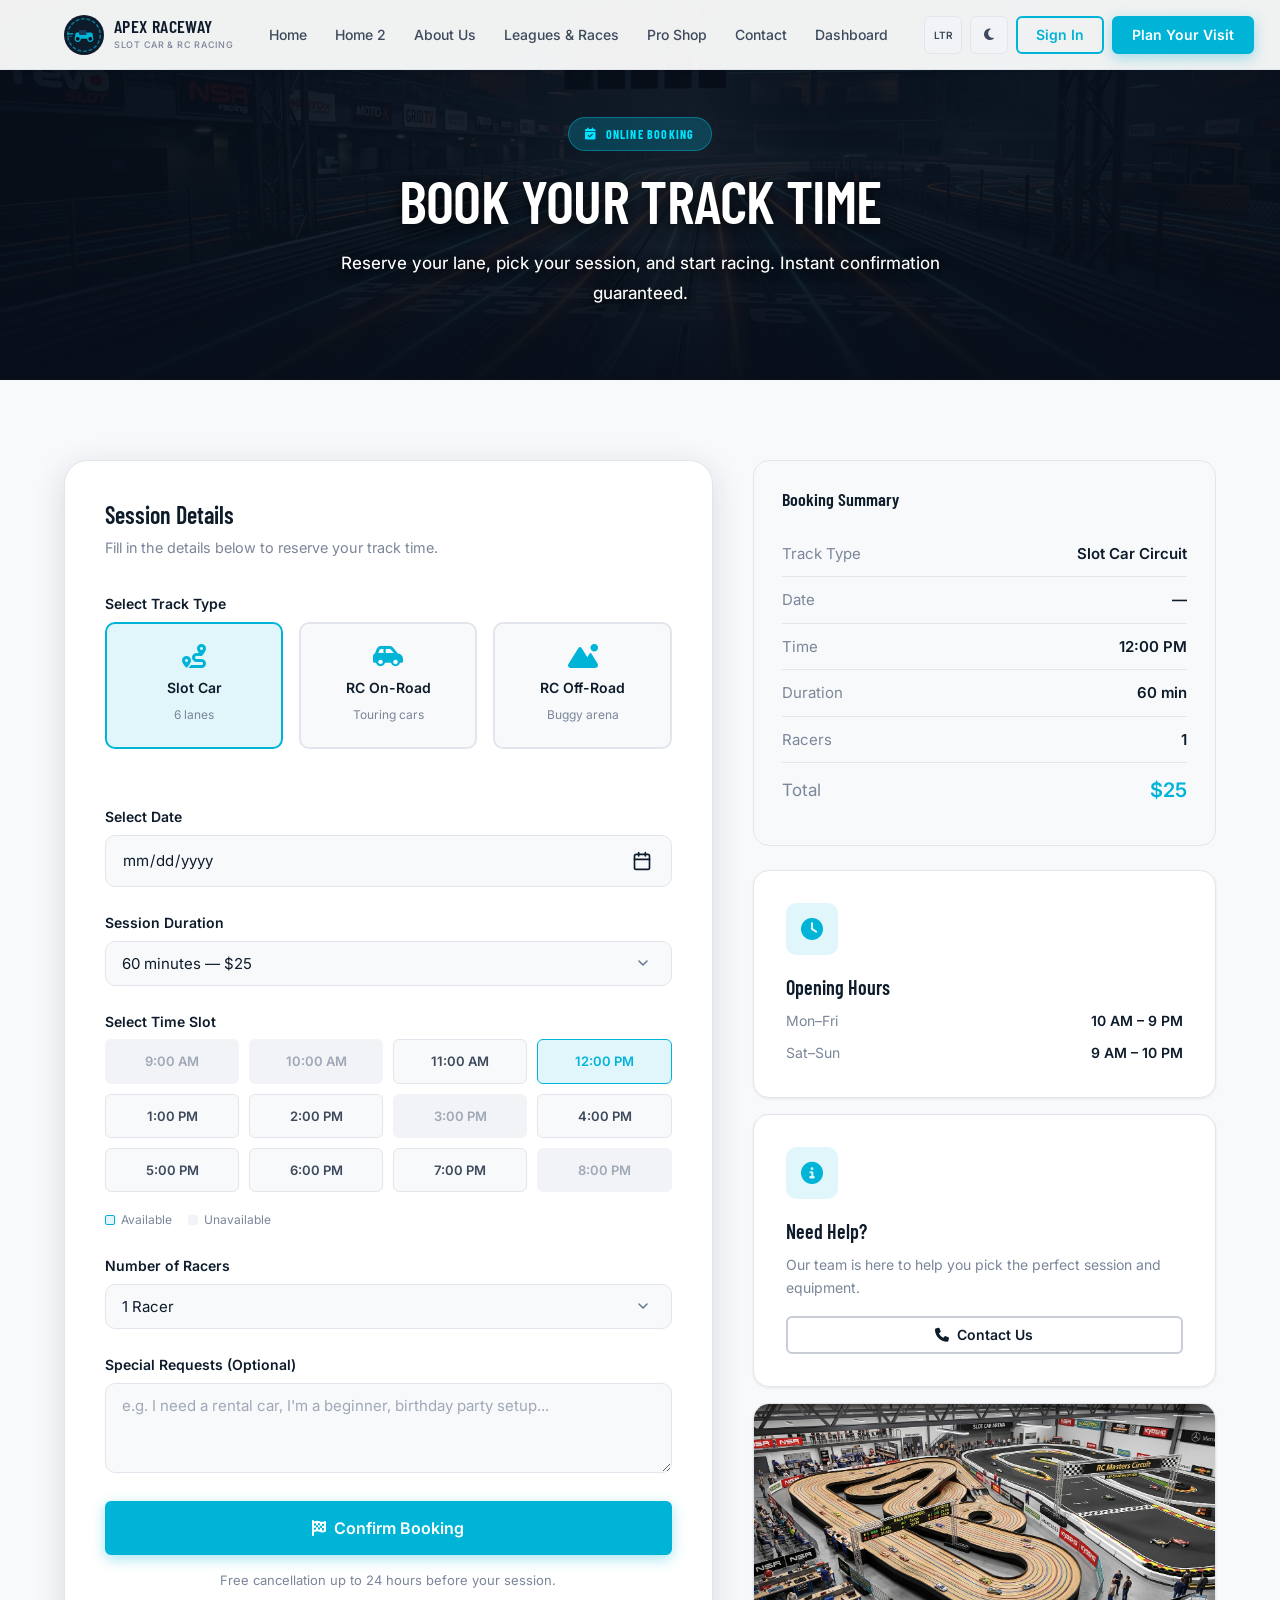
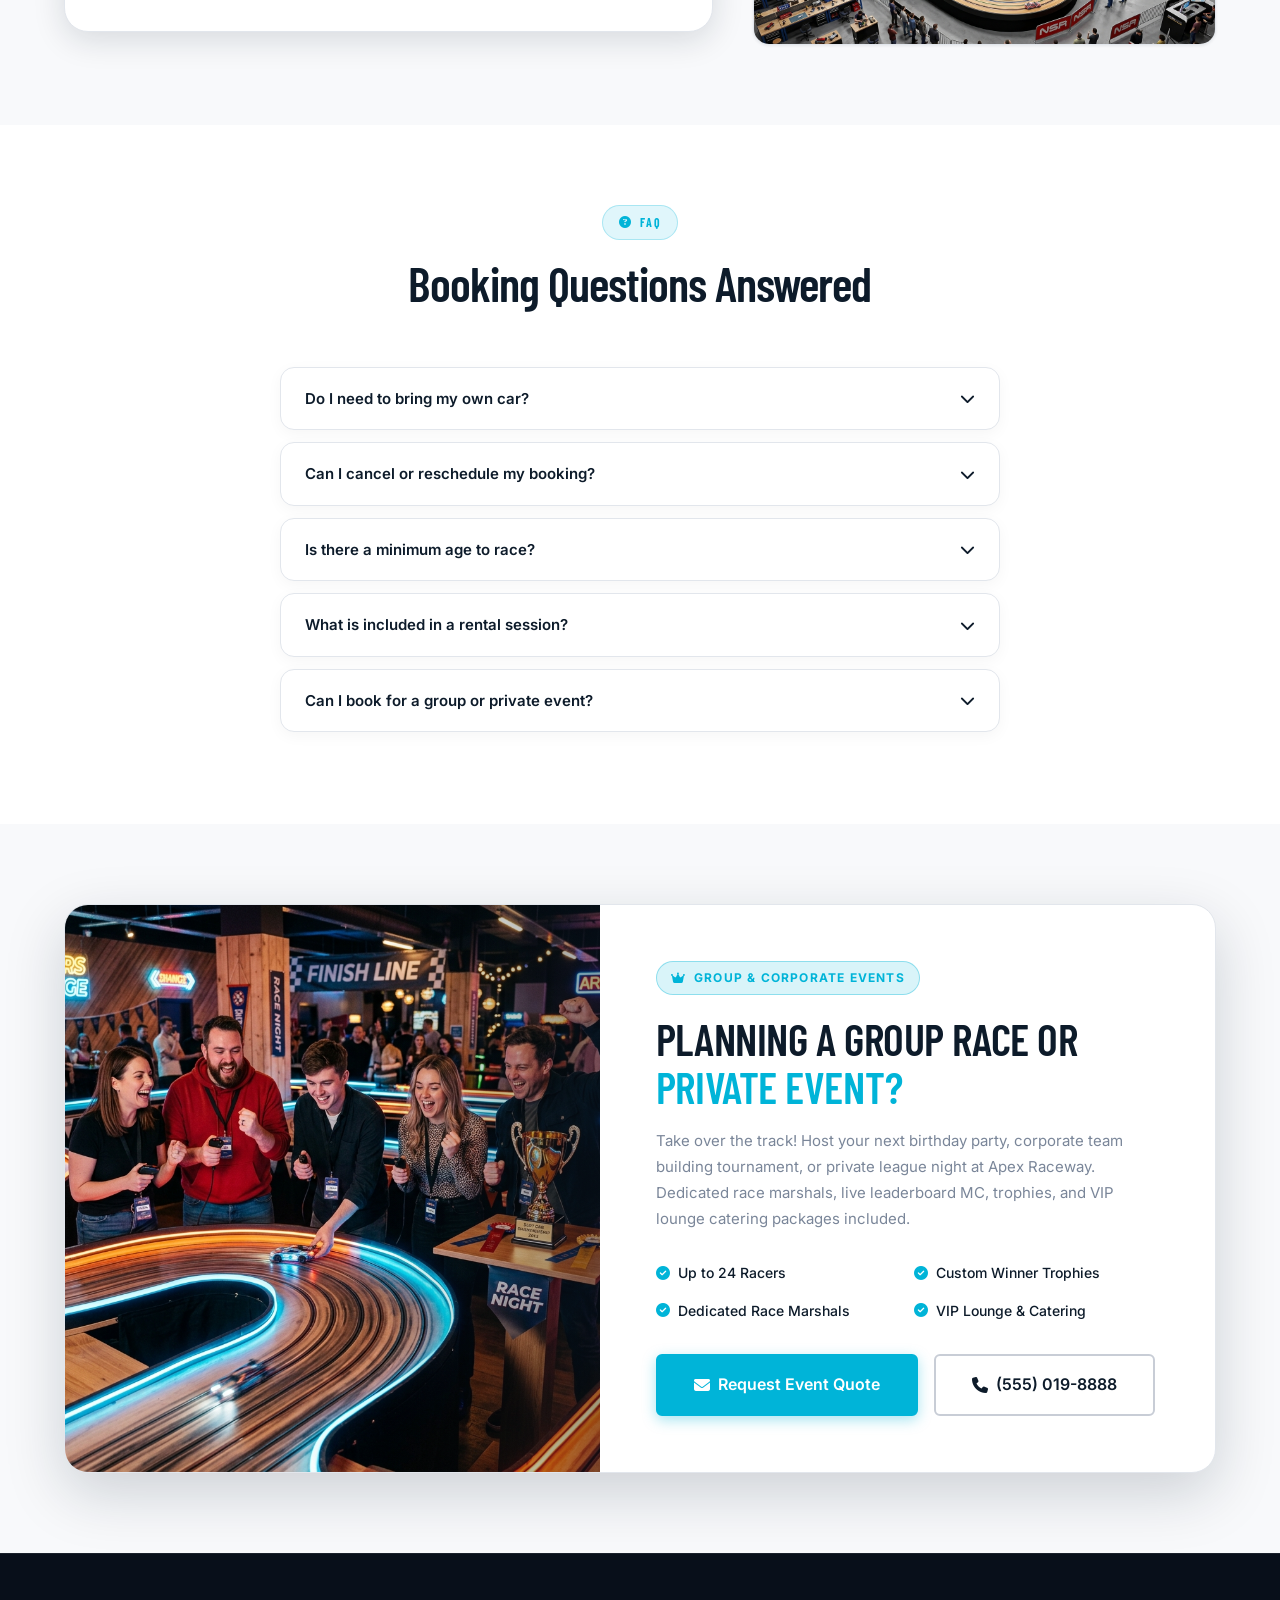
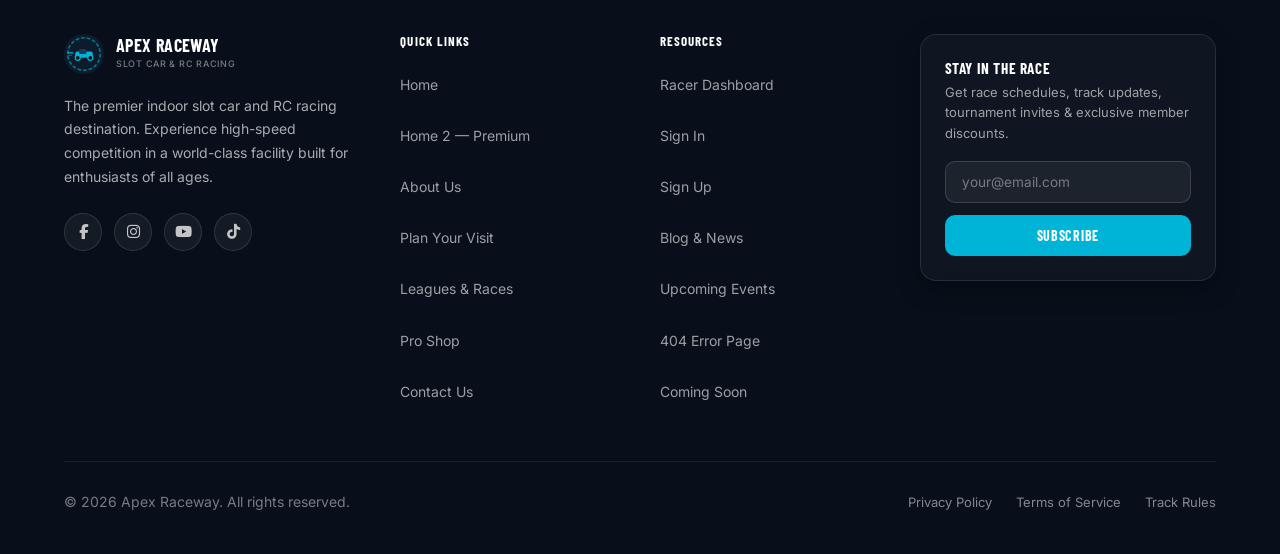
<file: book-track.html>
<!DOCTYPE html>
<html lang="en" id="root-html">
<head>
<meta charset="UTF-8">
<meta name="viewport" content="width=device-width, initial-scale=1.0">
<meta name="description" content="Book your slot car or RC racing track time at Apex Raceway. Choose your session, lane, and car class. Easy online booking with instant confirmation.">
<title>Book Track Time | Apex Raceway</title>
<link rel="icon" type="image/svg+xml" href="favicon.svg">
<link rel="stylesheet" href="https://cdnjs.cloudflare.com/ajax/libs/font-awesome/6.5.1/css/all.min.css">
<link rel="stylesheet" href="style.css">
<style>
.booking-form-card { background:var(--bg-card); border:1px solid var(--border); border-radius:var(--radius-xl); padding:2.5rem; box-shadow:var(--shadow-lg); }
.session-type-grid { display:grid; grid-template-columns:repeat(3,1fr); gap:1rem; margin-bottom:2rem; }
.session-type-btn { border:2px solid var(--border); border-radius:var(--radius-md); padding:1.25rem; text-align:center; cursor:pointer; transition:all 150ms; background:var(--bg-surface); }
.session-type-btn.active,.session-type-btn:hover { border-color:var(--primary); background:var(--primary-light); }
.session-type-btn i { font-size:1.5rem; color:var(--primary); margin-bottom:.5rem; display:block; }
.session-type-btn span { font-size:.875rem; font-weight:600; color:var(--text-heading); display:block; }
.session-type-btn small { font-size:.75rem; color:var(--text-muted); }
.time-slots { display:grid; grid-template-columns:repeat(4,1fr); gap:.625rem; }
.time-slot { padding:.625rem; border-radius:var(--radius-sm); border:1.5px solid var(--border); text-align:center; font-size:.8125rem; font-weight:600; cursor:pointer; transition:all 150ms; background:var(--bg-surface); }
.time-slot:hover,.time-slot.selected { border-color:var(--primary); background:var(--primary-light); color:var(--primary); }
.time-slot.unavailable { background:var(--bg-muted); color:var(--text-light); cursor:not-allowed; border-color:transparent; }
.time-slot.unavailable:hover { border-color:transparent; background:var(--bg-muted); color:var(--text-light); }
.booking-summary { background:var(--bg-surface); border:1px solid var(--border); border-radius:var(--radius-lg); padding:1.75rem; }
.summary-row { display:flex; justify-content:space-between; align-items:center; padding:.625rem 0; border-bottom:1px solid var(--border); font-size:.9375rem; }
.summary-row:last-child { border-bottom:none; font-weight:600; font-size:1.0625rem; }
.summary-label { color:var(--text-muted); font-weight:400; }
.summary-val { font-weight:600; color:var(--text-heading); }
@media(max-width:768px) { 
  .session-type-grid { grid-template-columns:repeat(3,1fr); gap:.75rem; } 
  .session-type-btn { padding:1rem .5rem; }
  .time-slots { grid-template-columns:repeat(3,1fr); } 
}
@media(max-width:540px) { 
  .session-type-grid { grid-template-columns:1fr 1fr; gap:.75rem; } 
  .session-type-btn:nth-child(3) { grid-column: 1 / -1; }
  .time-slots { grid-template-columns:repeat(2,1fr); } 
  .booking-form-card { padding:1.5rem; } 
}

</style>
</head>
<body>
<div id="main-nav"></div>

<!-- Page Hero -->
<section class="page-hero">
  <img src="assets/images/banner-book-track.jpg" alt="Apex Raceway Starting Grid" class="page-hero-img">
  <div class="page-hero-overlay"></div>
  <div class="container">
    <div class="page-hero-content animate-on-scroll">
      <div class="section-badge" style="display:inline-flex;margin-bottom:1rem;background:rgba(0,180,216,.25);color:#00e5ff;border-color:rgba(0,180,216,.45);backdrop-filter:blur(8px);font-weight:700;"><i class="fas fa-calendar-check"></i> Online Booking</div>
      <h1 class="page-hero-title">Book Your Track Time</h1>
      <p class="page-hero-sub">Reserve your lane, pick your session, and start racing. Instant confirmation guaranteed.</p>
    </div>
  </div>
</section>

<!-- Booking Section -->
<section class="section" style="background:var(--bg-surface);">
  <div class="container">
    <div style="display:grid;grid-template-columns:1.4fr 1fr;gap:2.5rem;align-items:start;" id="booking-layout">

      <!-- Booking Form -->
      <div class="booking-form-card animate-on-scroll">
        <h2 style="font-family:var(--font-heading);font-size:1.5rem;font-weight:600;margin-bottom:.375rem;">Session Details</h2>
        <p style="font-size:.9rem;color:var(--text-muted);margin-bottom:2rem;font-weight:400;">Fill in the details below to reserve your track time.</p>

        <!-- Track Type -->
        <div class="form-group" style="margin-bottom:1.5rem;">
          <label class="form-label">Select Track Type</label>
          <div class="session-type-grid" id="session-types">
            <div class="session-type-btn active" onclick="selectSession(this)">
              <i class="fas fa-route"></i>
              <span>Slot Car</span>
              <small>6 lanes</small>
            </div>
            <div class="session-type-btn" onclick="selectSession(this)">
              <i class="fas fa-car-side"></i>
              <span>RC On-Road</span>
              <small>Touring cars</small>
            </div>
            <div class="session-type-btn" onclick="selectSession(this)">
              <i class="fas fa-mountain-sun"></i>
              <span>RC Off-Road</span>
              <small>Buggy arena</small>
            </div>
          </div>
        </div>

        <!-- Date -->
        <div class="form-group" style="margin-bottom:1.5rem;">
          <label class="form-label" for="book-date">Select Date</label>
          <input type="date" id="book-date" class="form-input" min="" onchange="updateSummary()">
        </div>

        <!-- Duration -->
        <div class="form-group" style="margin-bottom:1.5rem;">
          <label class="form-label" for="book-duration">Session Duration</label>
          <select id="book-duration" class="form-input" onchange="updateSummary()">
            <option value="30">30 minutes — $15</option>
            <option value="60" selected>60 minutes — $25</option>
            <option value="120">2 hours — $45</option>
            <option value="180">3 hours (Half Day) — $60</option>
          </select>
        </div>

        <!-- Time Slots -->
        <div class="form-group" style="margin-bottom:1.5rem;">
          <label class="form-label">Select Time Slot</label>
          <div class="time-slots">
            <div class="time-slot unavailable">9:00 AM</div>
            <div class="time-slot unavailable">10:00 AM</div>
            <div class="time-slot" onclick="selectTime(this)">11:00 AM</div>
            <div class="time-slot selected" onclick="selectTime(this)">12:00 PM</div>
            <div class="time-slot" onclick="selectTime(this)">1:00 PM</div>
            <div class="time-slot" onclick="selectTime(this)">2:00 PM</div>
            <div class="time-slot unavailable">3:00 PM</div>
            <div class="time-slot" onclick="selectTime(this)">4:00 PM</div>
            <div class="time-slot" onclick="selectTime(this)">5:00 PM</div>
            <div class="time-slot" onclick="selectTime(this)">6:00 PM</div>
            <div class="time-slot" onclick="selectTime(this)">7:00 PM</div>
            <div class="time-slot unavailable">8:00 PM</div>
          </div>
          <div style="display:flex;gap:1rem;margin-top:.75rem;flex-wrap:wrap;">
            <span style="display:flex;align-items:center;gap:.375rem;font-size:.75rem;color:var(--text-muted);"><span style="width:10px;height:10px;background:var(--primary-light);border:1.5px solid var(--primary);border-radius:2px;display:inline-block;"></span> Available</span>
            <span style="display:flex;align-items:center;gap:.375rem;font-size:.75rem;color:var(--text-muted);"><span style="width:10px;height:10px;background:var(--bg-muted);border-radius:2px;display:inline-block;"></span> Unavailable</span>
          </div>
        </div>

        <!-- Number of Racers -->
        <div class="form-group" style="margin-bottom:1.5rem;">
          <label class="form-label" for="book-racers">Number of Racers</label>
          <select id="book-racers" class="form-input" onchange="updateSummary()">
            <option value="1">1 Racer</option>
            <option value="2">2 Racers</option>
            <option value="3">3 Racers</option>
            <option value="4">4 Racers</option>
            <option value="5">5 Racers</option>
            <option value="6">6 Racers (Full Lane)</option>
          </select>
        </div>

        <!-- Special Requests -->
        <div class="form-group" style="margin-bottom:1.75rem;">
          <label class="form-label" for="book-notes">Special Requests (Optional)</label>
          <textarea id="book-notes" class="form-input form-textarea" placeholder="e.g. I need a rental car, I'm a beginner, birthday party setup..." style="min-height:90px;"></textarea>
        </div>

        <button class="btn btn-primary btn-full btn-lg" onclick="handleBooking()"><i class="fas fa-flag-checkered"></i> Confirm Booking</button>
        <p style="font-size:.8125rem;color:var(--text-muted);text-align:center;margin-top:.875rem;">Free cancellation up to 24 hours before your session.</p>
      </div>

      <!-- Sidebar -->
      <div>
        <!-- Summary -->
        <div class="booking-summary animate-on-scroll" style="margin-bottom:1.5rem;">
          <h3 style="font-family:var(--font-heading);font-size:1.125rem;font-weight:600;margin-bottom:1.25rem;">Booking Summary</h3>
          <div class="summary-row"><span class="summary-label">Track Type</span><span class="summary-val" id="sum-track">Slot Car Circuit</span></div>
          <div class="summary-row"><span class="summary-label">Date</span><span class="summary-val" id="sum-date">—</span></div>
          <div class="summary-row"><span class="summary-label">Time</span><span class="summary-val" id="sum-time">12:00 PM</span></div>
          <div class="summary-row"><span class="summary-label">Duration</span><span class="summary-val" id="sum-dur">60 min</span></div>
          <div class="summary-row"><span class="summary-label">Racers</span><span class="summary-val" id="sum-racers">1</span></div>
          <div class="summary-row"><span class="summary-label">Total</span><span style="color:var(--primary);font-size:1.25rem;" id="sum-total">$25</span></div>
        </div>

        <!-- Track Info -->
        <div class="feature-card animate-on-scroll delay-1" style="margin-bottom:1rem;">
          <div class="feature-icon"><i class="fas fa-clock"></i></div>
          <h4 class="feature-title">Opening Hours</h4>
          <div style="display:flex;flex-direction:column;gap:.5rem;font-size:.875rem;color:var(--text-muted);">
            <div style="display:flex;justify-content:space-between;"><span>Mon–Fri</span><span style="font-weight:600;color:var(--text-heading);">10 AM – 9 PM</span></div>
            <div style="display:flex;justify-content:space-between;"><span>Sat–Sun</span><span style="font-weight:600;color:var(--text-heading);">9 AM – 10 PM</span></div>
          </div>
        </div>

        <div class="feature-card animate-on-scroll delay-2">
          <div class="feature-icon"><i class="fas fa-circle-info"></i></div>
          <h4 class="feature-title">Need Help?</h4>
          <p style="font-size:.875rem;color:var(--text-muted);margin-bottom:1rem;font-weight:400;">Our team is here to help you pick the perfect session and equipment.</p>
          <a href="contact.html" class="btn btn-ghost btn-sm btn-full"><i class="fas fa-phone"></i> Contact Us</a>
        </div>

        <!-- Track Preview Image Card -->
        <div class="sidebar-track-card animate-on-scroll delay-3">
          <div class="sidebar-track-img-wrap">
            <img src="assets/booking/track_layout_preview.jpg" alt="Apex Raceway Championship Track Layout" loading="lazy">
          </div>
        </div>
      </div>
    </div>
  </div>
</section>

<!-- FAQ -->
<section class="section">
  <div class="container">
    <div class="section-header animate-on-scroll">
      <div class="section-badge"><i class="fas fa-circle-question"></i> FAQ</div>
      <h2 class="section-title">Booking Questions Answered</h2>
    </div>
    <div style="max-width:720px;margin-inline:auto;" class="animate-on-scroll">
      <div class="faq-item"><div class="faq-q" onclick="toggleFAQ(this)">Do I need to bring my own car?<i class="fas fa-chevron-down"></i></div><div class="faq-a">No! We have a full fleet of rental cars available for all track types. You can also bring your own if it meets our class specifications.</div></div>
      <div class="faq-item"><div class="faq-q" onclick="toggleFAQ(this)">Can I cancel or reschedule my booking?<i class="fas fa-chevron-down"></i></div><div class="faq-a">Yes. Free cancellation is available up to 24 hours before your session. Reschedule anytime through your dashboard.</div></div>
      <div class="faq-item"><div class="faq-q" onclick="toggleFAQ(this)">Is there a minimum age to race?<i class="fas fa-chevron-down"></i></div><div class="faq-a">Slot car racing: minimum age 6. RC on-road and off-road: minimum age 8. Under 14s must be accompanied by an adult.</div></div>
      <div class="faq-item"><div class="faq-q" onclick="toggleFAQ(this)">What is included in a rental session?<i class="fas fa-chevron-down"></i></div><div class="faq-a">Your session includes track time, a rental car if needed, controller, safety briefing, and real-time lap timing access.</div></div>
      <div class="faq-item"><div class="faq-q" onclick="toggleFAQ(this)">Can I book for a group or private event?<i class="fas fa-chevron-down"></i></div><div class="faq-a">Absolutely! We cater for birthdays, corporate events, and club sessions. Contact us directly for group pricing and private hire options.</div></div>
    </div>
  </div>
</section>

<!-- CTA: Split Card with Left Image -->
<section class="cta-split-section">
  <div class="container">
    <div class="cta-split-card animate-on-scroll">
      <div class="cta-split-image">
        <img src="assets/cta_group_events.jpg" alt="Group & Corporate Racing Events at Apex Raceway" loading="lazy">
        <div class="cta-split-overlay"></div>
      </div>
      <div class="cta-split-content">
        <div class="cta-split-badge"><i class="fas fa-crown"></i> Group & Corporate Events</div>
        <h2 class="cta-split-title">Planning a Group Race or <span>Private Event?</span></h2>
        <p class="cta-split-desc">
          Take over the track! Host your next birthday party, corporate team building tournament, or private league night at Apex Raceway. Dedicated race marshals, live leaderboard MC, trophies, and VIP lounge catering packages included.
        </p>
        <div class="cta-split-perks">
          <div class="cta-split-perk"><i class="fas fa-check-circle"></i><span>Up to 24 Racers</span></div>
          <div class="cta-split-perk"><i class="fas fa-check-circle"></i><span>Custom Winner Trophies</span></div>
          <div class="cta-split-perk"><i class="fas fa-check-circle"></i><span>Dedicated Race Marshals</span></div>
          <div class="cta-split-perk"><i class="fas fa-check-circle"></i><span>VIP Lounge & Catering</span></div>
        </div>
        <div class="cta-split-actions">
          <a href="contact.html" class="btn btn-primary btn-lg"><i class="fas fa-envelope"></i> Request Event Quote</a>
          <a href="tel:+15550198888" class="btn btn-ghost btn-lg"><i class="fas fa-phone"></i> (555) 019-8888</a>
        </div>
      </div>
    </div>
  </div>
</section>

<div id="main-footer"></div>
<script src="components.js"></script>
<script>
// Set min date to today
document.getElementById('book-date').min = new Date().toISOString().split('T')[0];

function selectSession(btn) {
    document.querySelectorAll('.session-type-btn').forEach(b => b.classList.remove('active'));
    btn.classList.add('active');
    document.getElementById('sum-track').textContent = btn.querySelector('span').textContent;
}

function selectTime(el) {
    if (el.classList.contains('unavailable')) return;
    document.querySelectorAll('.time-slot').forEach(s => s.classList.remove('selected'));
    el.classList.add('selected');
    document.getElementById('sum-time').textContent = el.textContent;
}

const prices = { '30': 15, '60': 25, '120': 45, '180': 60 };
function updateSummary() {
    const date = document.getElementById('book-date').value;
    const dur = document.getElementById('book-duration').value;
    const racers = parseInt(document.getElementById('book-racers').value);
    if (date) {
        const parts = date.split('-');
        if (parts.length === 3) {
            const d = new Date(parts[0], parts[1] - 1, parts[2]);
            document.getElementById('sum-date').textContent = d.toLocaleDateString('en-US', { weekday:'short', year:'numeric', month:'short', day:'numeric' });
        }
    }
    const labels = { '30':'30 min', '60':'60 min', '120':'2 hours', '180':'3 hours' };
    document.getElementById('sum-dur').textContent = labels[dur] || dur + ' min';
    document.getElementById('sum-racers').textContent = racers;
    const price = (prices[dur] || 25) * racers;
    document.getElementById('sum-total').textContent = '$' + price;
}

function handleBooking() {
    const date = document.getElementById('book-date').value;
    if (!date) { alert('Please select a date for your session.'); return; }
    alert('Booking confirmed! You will receive a confirmation email shortly. See you on the track!');
}

// Responsive layout
const layout = document.getElementById('booking-layout');
if (layout) {
    const checkResize = () => {
        layout.style.gridTemplateColumns = window.innerWidth < 900 ? '1fr' : '1.4fr 1fr';
    };
    checkResize();
    window.addEventListener('resize', checkResize);
}
</script>
</body>
</html>
</file>
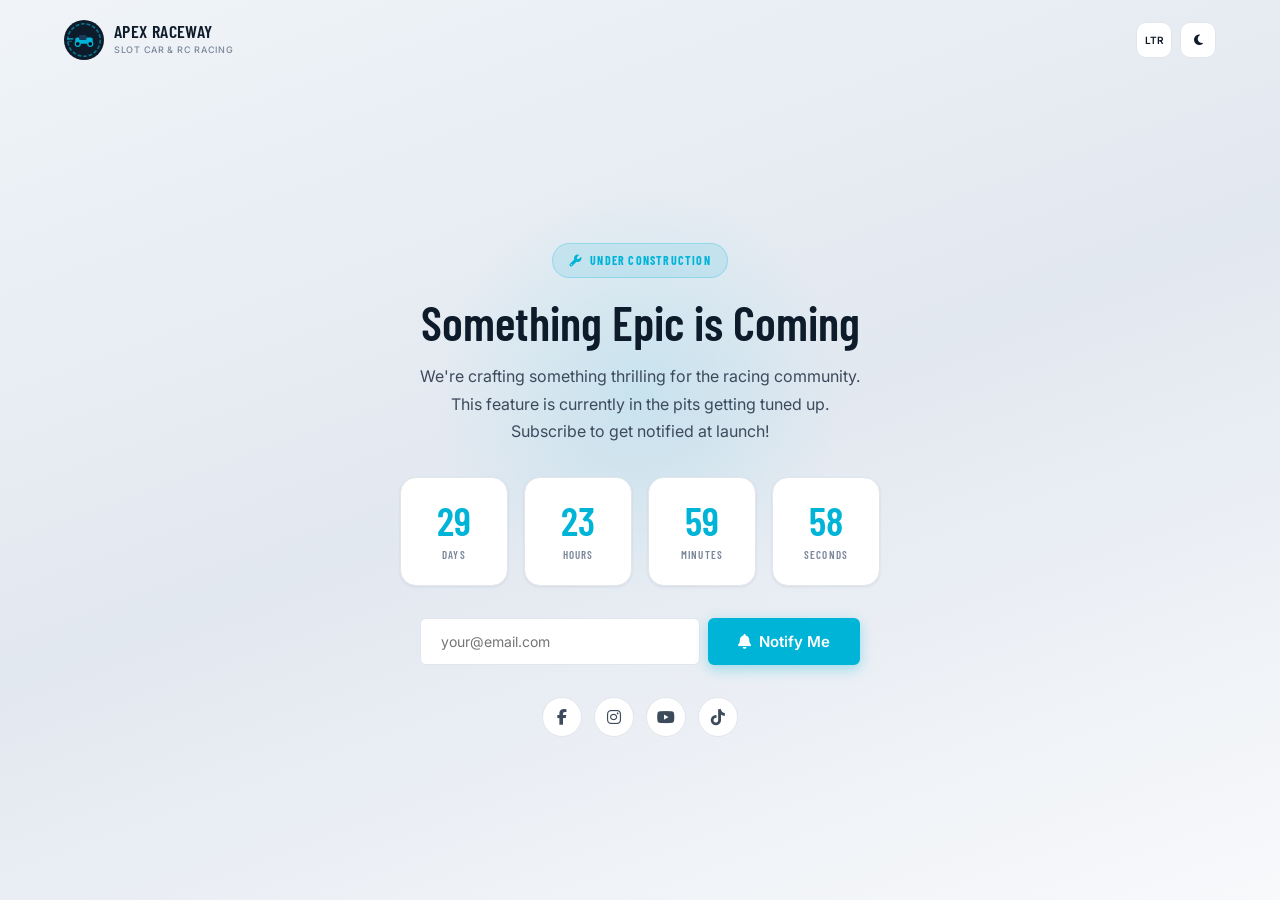
<file: coming-soon.html>
<!DOCTYPE html>
<html lang="en" id="root-html">
<head>
    <meta charset="UTF-8">
    <meta name="viewport" content="width=device-width, initial-scale=1.0">
    <meta name="description" content="This page is coming soon. Subscribe for updates on new track features, leagues, and Pro Shop drops from Apex Raceway.">
    <title>Coming Soon | Apex Raceway — Slot Car & RC Racing</title>
    <link rel="icon" type="image/svg+xml" href="favicon.svg">
    <link rel="stylesheet" href="https://cdnjs.cloudflare.com/ajax/libs/font-awesome/6.5.1/css/all.min.css">
    <link rel="stylesheet" href="style.css">
</head>
<body class="fullscreen-page">

<!-- Top Bar -->
<div style="display:flex;align-items:center;justify-content:space-between;padding:1.25rem 1.5rem;max-width:1200px;margin:0 auto;width:100%;">
    <a href="index.html" class="nav-logo" aria-label="Apex Raceway Home">
        <svg xmlns="http://www.w3.org/2000/svg" viewBox="0 0 64 64" width="40" height="40" style="width:40px;height:40px;display:block;flex-shrink:0;">
            <circle cx="32" cy="32" r="32" fill="#0D1B2A"/>
            <circle cx="32" cy="32" r="26" stroke="#00B4D8" stroke-width="2.5" fill="none" stroke-dasharray="6 3" opacity="0.6"/>
            <rect x="18" y="28" width="28" height="10" rx="3" fill="#00B4D8"/>
            <rect x="24" y="24" width="12" height="8" rx="2" fill="#1a3a5c"/>
            <circle cx="22" cy="38" r="4" fill="#080f1a" stroke="#00B4D8" stroke-width="2"/>
            <circle cx="42" cy="38" r="4" fill="#080f1a" stroke="#00B4D8" stroke-width="2"/>
            <line x1="6" y1="30" x2="14" y2="30" stroke="#00B4D8" stroke-width="2" stroke-linecap="round"/>
            <line x1="6" y1="34" x2="12" y2="34" stroke="#00B4D8" stroke-width="1.5" stroke-linecap="round" opacity="0.6"/>
        </svg>
        <div class="nav-logo-text">
            <span class="brand-name">Apex Raceway</span>
            <span class="brand-tagline">Slot Car & RC Racing</span>
        </div>
    </a>
    <div style="display:flex;gap:0.5rem;">
        <button onclick="toggleDir()" class="auth-toggle-btn" title="Toggle Direction">
            <span class="dir-label" style="font-size:0.625rem;font-weight:600;">LTR</span>
        </button>
        <button onclick="toggleTheme()" class="auth-toggle-btn" title="Toggle Theme" aria-label="Toggle dark mode">
            <i class="fas fa-moon theme-icon"></i>
        </button>
    </div>
</div>

<!-- Content -->
<div class="fullscreen-content">
    <div style="position:relative;max-width:540px;width:100%;margin:0 auto;">
        <!-- Decorative glow -->
        <div style="position:absolute;top:30%;left:50%;transform:translate(-50%,-50%);width:min(450px, 90vw);height:min(450px, 90vw);background:radial-gradient(circle,rgba(0,180,216,0.12),transparent 65%);border-radius:50%;pointer-events:none;"></div>

        <div style="position:relative;z-index:2;">
            <div class="section-badge" style="justify-content:center;margin-bottom:1rem;display:inline-flex;">
                <i class="fas fa-wrench"></i> Under Construction
            </div>
            <h1 class="coming-title">Something Epic is Coming</h1>
            <p class="coming-desc">
                We're crafting something thrilling for the racing community. This feature is currently in the pits getting tuned up. Subscribe to get notified at launch!
            </p>

            <!-- Countdown -->
            <div class="countdown-grid" id="countdown">
                <div class="countdown-item">
                    <div class="countdown-value" id="cd-days">24</div>
                    <div class="countdown-label">Days</div>
                </div>
                <div class="countdown-item">
                    <div class="countdown-value" id="cd-hours">12</div>
                    <div class="countdown-label">Hours</div>
                </div>
                <div class="countdown-item">
                    <div class="countdown-value" id="cd-mins">45</div>
                    <div class="countdown-label">Minutes</div>
                </div>
                <div class="countdown-item">
                    <div class="countdown-value" id="cd-secs">30</div>
                    <div class="countdown-label">Seconds</div>
                </div>
            </div>

            <!-- Subscribe Form -->
            <form class="subscribe-form" onsubmit="event.preventDefault(); alert('Subscribed! We will notify you when this launches.'); this.reset();">
                <input type="email" placeholder="your@email.com" required aria-label="Email address">
                <button type="submit" class="btn btn-primary" style="white-space:nowrap;"><i class="fas fa-bell"></i> Notify Me</button>
            </form>

            <!-- Social Links -->
            <div class="coming-socials">
                <a href="#" class="coming-social-link" aria-label="Facebook"><i class="fab fa-facebook-f"></i></a>
                <a href="#" class="coming-social-link" aria-label="Instagram"><i class="fab fa-instagram"></i></a>
                <a href="#" class="coming-social-link" aria-label="YouTube"><i class="fab fa-youtube"></i></a>
                <a href="#" class="coming-social-link" aria-label="TikTok"><i class="fab fa-tiktok"></i></a>
            </div>
        </div>
    </div>
</div>

<script src="components.js"></script>
<script>
    document.addEventListener('DOMContentLoaded', function() {
        initAuthPage();

        // 30-Day live countdown timer
        const targetDate = new Date();
        targetDate.setDate(targetDate.getDate() + 30);

        function updateCountdown() {
            const now = new Date();
            const diff = targetDate - now;
            if (diff <= 0) return;

            const days = Math.floor(diff / (1000 * 60 * 60 * 24));
            const hours = Math.floor((diff % (1000 * 60 * 60 * 24)) / (1000 * 60 * 60));
            const mins = Math.floor((diff % (1000 * 60 * 60)) / (1000 * 60));
            const secs = Math.floor((diff % (1000 * 60)) / 1000);

            document.getElementById('cd-days').textContent = String(days).padStart(2, '0');
            document.getElementById('cd-hours').textContent = String(hours).padStart(2, '0');
            document.getElementById('cd-mins').textContent = String(mins).padStart(2, '0');
            document.getElementById('cd-secs').textContent = String(secs).padStart(2, '0');
        }

        updateCountdown();
        setInterval(updateCountdown, 1000);
    });
</script>
</body>
</html>
</file>
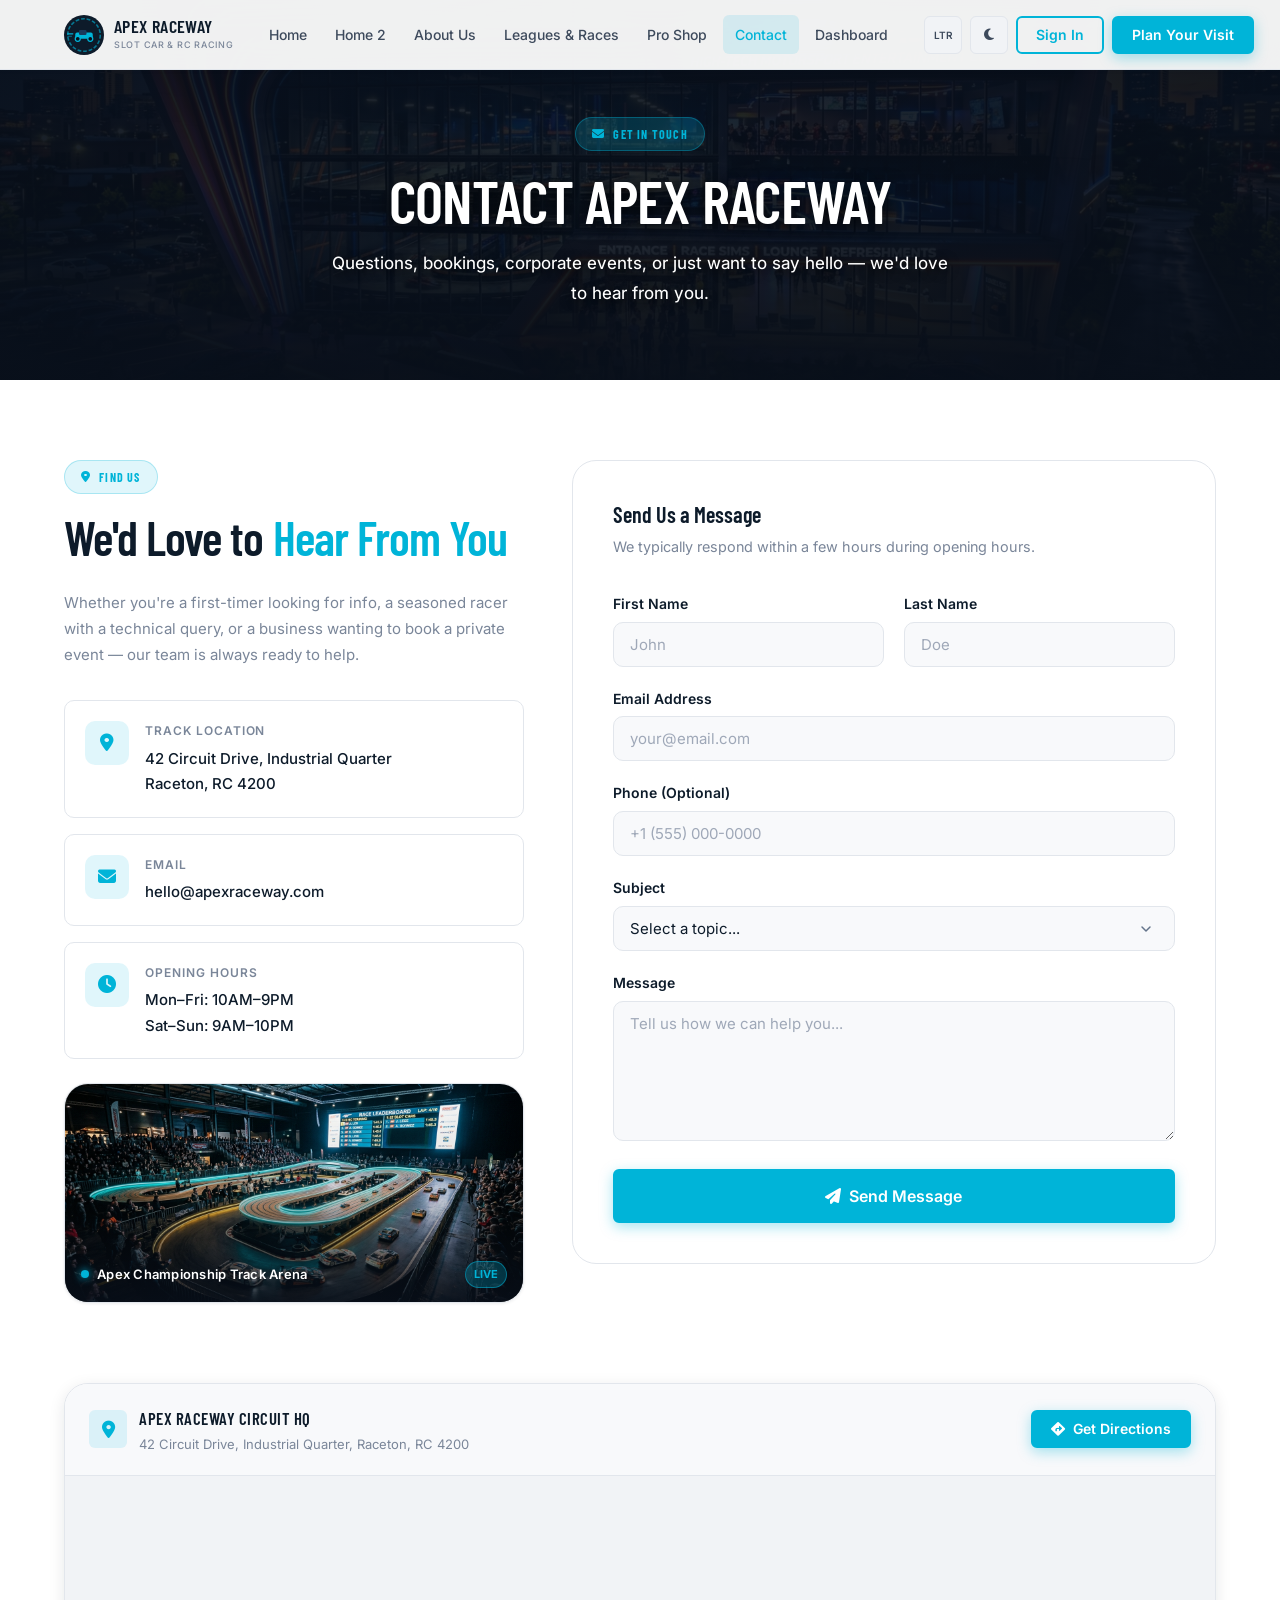
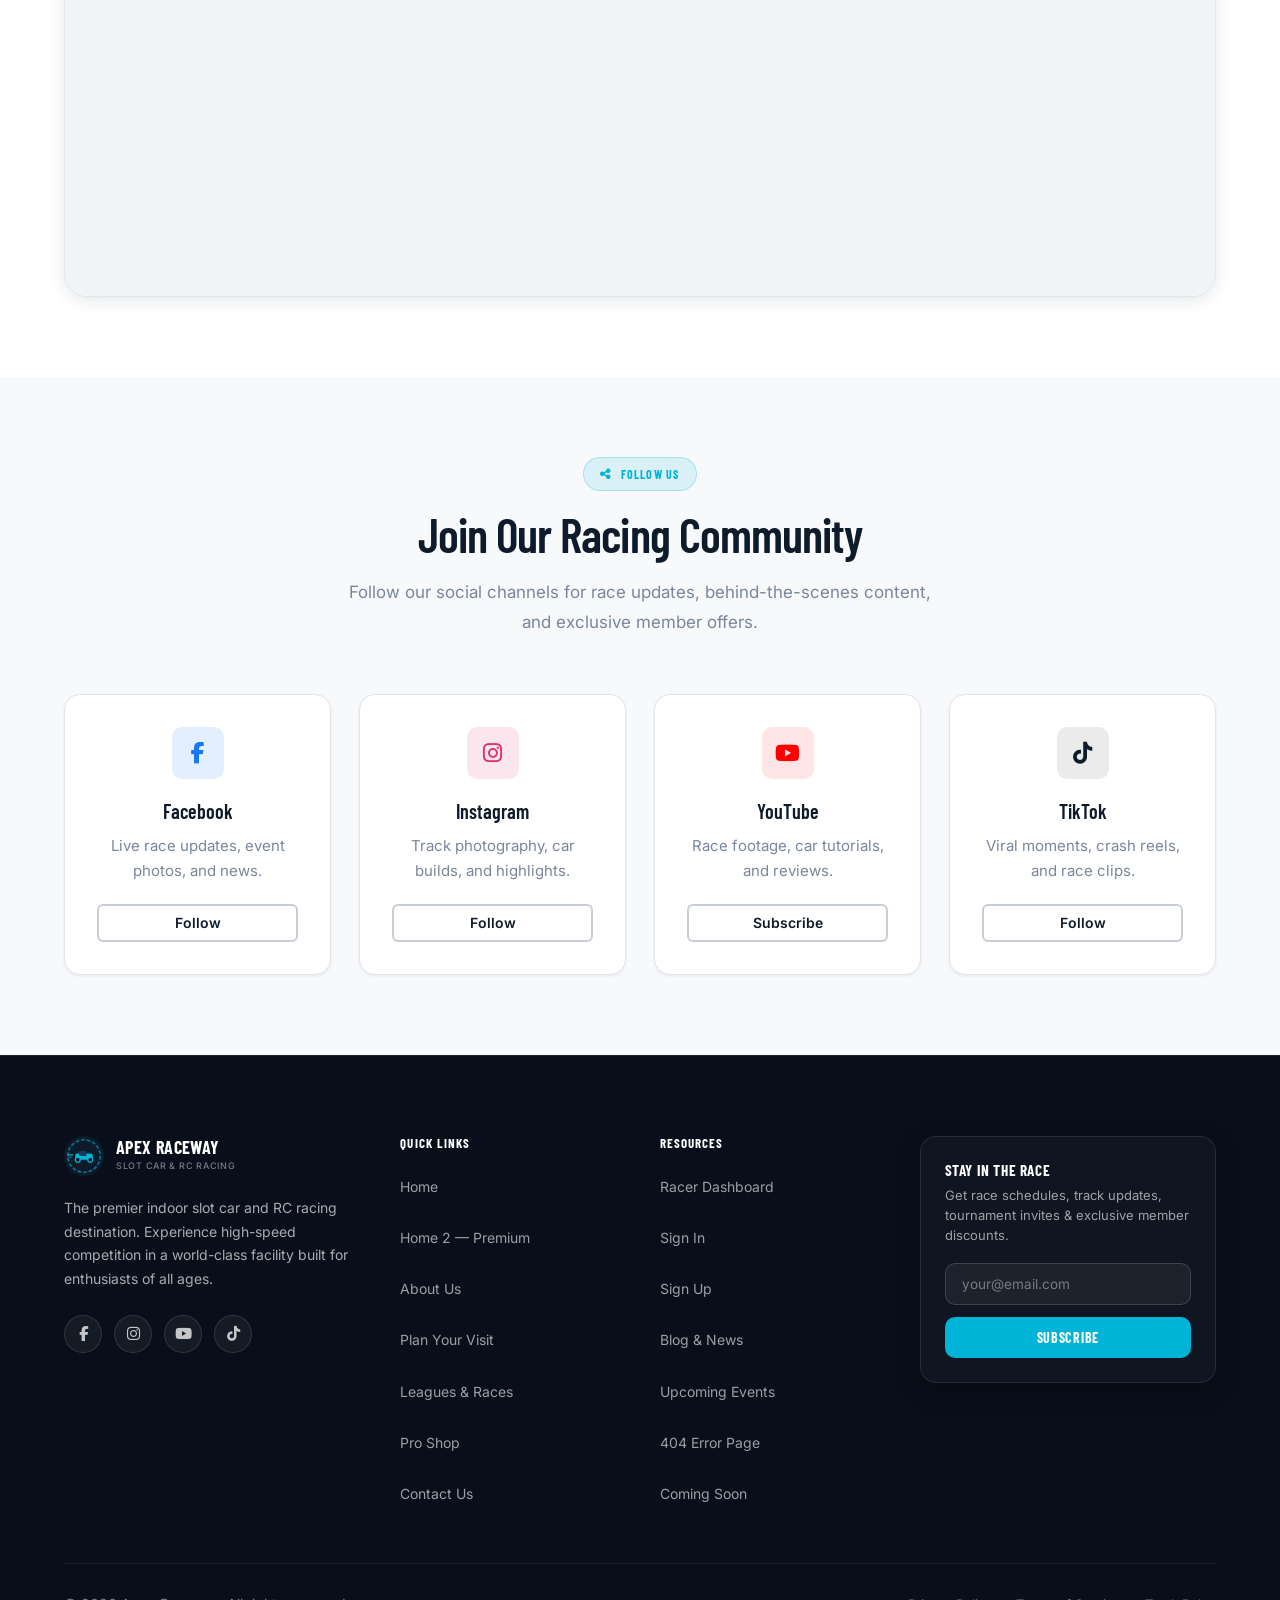
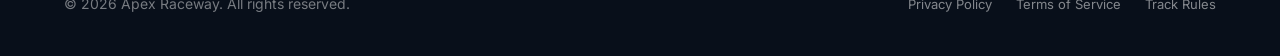
<file: contact.html>
<!DOCTYPE html>
<html lang="en" id="root-html">
<head>
<meta charset="UTF-8">
<meta name="viewport" content="width=device-width, initial-scale=1.0">
<meta name="description" content="Contact Apex Raceway — Get in touch for bookings, events, corporate hire, or any questions about our slot car and RC racing facilities.">
<title>Contact Us | Apex Raceway</title>
<link rel="icon" type="image/svg+xml" href="favicon.svg">
<link rel="stylesheet" href="https://cdnjs.cloudflare.com/ajax/libs/font-awesome/6.5.1/css/all.min.css">
<link rel="stylesheet" href="style.css">
</head>
<body>
<div id="main-nav"></div>

<section class="page-hero">
  <img src="assets/images/banner-contact.jpg" alt="Apex Raceway Motorsport Complex Exterior" class="page-hero-img">
  <div class="page-hero-overlay"></div>
  <div class="container">
    <div class="page-hero-content animate-on-scroll">
      <div class="section-badge" style="display:inline-flex;margin-bottom:1rem;background:rgba(0,180,216,.2);color:var(--primary);border-color:rgba(0,180,216,.35);"><i class="fas fa-envelope"></i> Get in Touch</div>
      <h1 class="page-hero-title">Contact Apex Raceway</h1>
      <p class="page-hero-sub">Questions, bookings, corporate events, or just want to say hello — we'd love to hear from you.</p>
    </div>
  </div>
</section>

<!-- Contact Section -->
<section class="section">
  <div class="container">
    <div style="display:grid;grid-template-columns:1fr 1.4fr;gap:3rem;align-items:start;" id="contact-layout">
      <!-- Info -->
      <div class="animate-on-scroll">
        <div class="section-badge"><i class="fas fa-location-dot"></i> Find Us</div>
        <h2 class="section-title" style="margin-bottom:1.5rem;">We'd Love to<span class="text-primary"> Hear From You</span></h2>
        <p style="font-size:.9375rem;color:var(--text-muted);line-height:1.75;margin-bottom:2rem;font-weight:400;">Whether you're a first-timer looking for info, a seasoned racer with a technical query, or a business wanting to book a private event — our team is always ready to help.</p>

        <div style="display:flex;flex-direction:column;gap:1rem;margin-bottom:1.5rem;">
          <div class="contact-info-item">
            <div class="contact-info-icon"><i class="fas fa-location-dot"></i></div>
            <div>
              <div class="contact-info-label">Track Location</div>
              <div class="contact-info-val">42 Circuit Drive, Industrial Quarter<br>Raceton, RC 4200</div>
            </div>
          </div>

          <div class="contact-info-item">
            <div class="contact-info-icon"><i class="fas fa-envelope"></i></div>
            <div>
              <div class="contact-info-label">Email</div>
              <div class="contact-info-val">hello@apexraceway.com</div>
            </div>
          </div>
          <div class="contact-info-item">
            <div class="contact-info-icon"><i class="fas fa-clock"></i></div>
            <div>
              <div class="contact-info-label">Opening Hours</div>
              <div class="contact-info-val">Mon–Fri: 10AM–9PM<br>Sat–Sun: 9AM–10PM</div>
            </div>
          </div>
        </div>

        <!-- Venue Showcase Image Card -->
        <div style="position:relative;border-radius:var(--radius-xl);overflow:hidden;border:1px solid var(--border);box-shadow:var(--shadow-sm);background:var(--bg-card);max-height:220px;height:220px;">
          <img src="assets/venue/contact_arena_action.jpg" alt="Apex Raceway Track Action — Live Championship Arena" style="width:100%;height:100%;object-fit:cover;display:block;transition:transform 300ms ease;" onmouseover="this.style.transform='scale(1.04)'" onmouseout="this.style.transform='scale(1)'">
          <div style="position:absolute;inset:0;background:linear-gradient(to top, rgba(8,15,26,.85) 0%, rgba(8,15,26,.1) 50%, transparent 100%);pointer-events:none;"></div>
          <div style="position:absolute;bottom:.875rem;left:1rem;right:1rem;display:flex;align-items:center;justify-content:space-between;color:#fff;pointer-events:none;">
            <div style="display:flex;align-items:center;gap:.5rem;font-size:.8125rem;font-weight:600;letter-spacing:.02em;">
              <span style="display:inline-block;width:8px;height:8px;border-radius:50%;background:var(--primary);box-shadow:0 0 8px var(--primary);"></span>
              <span>Apex Championship Track Arena</span>
            </div>
            <span style="font-size:.6875rem;background:rgba(0,180,216,.25);border:1px solid rgba(0,180,216,.5);color:var(--primary);padding:.2rem .5rem;border-radius:var(--radius-full);font-weight:700;text-transform:uppercase;">Live</span>
          </div>
        </div>
      </div>

      <!-- Form -->
      <div class="animate-on-scroll delay-2">
        <div style="background:var(--bg-card);border:1px solid var(--border);border-radius:var(--radius-xl);padding:2.5rem;">
          <h3 style="font-family:var(--font-heading);font-size:1.375rem;font-weight:600;margin-bottom:.5rem;">Send Us a Message</h3>
          <p style="font-size:.9rem;color:var(--text-muted);margin-bottom:2rem;font-weight:400;">We typically respond within a few hours during opening hours.</p>

          <form onsubmit="event.preventDefault();alert('Message sent! We\'ll get back to you shortly.');this.reset();">
            <div style="display:grid;grid-template-columns:1fr 1fr;gap:1.25rem;margin-bottom:1.25rem;" id="name-grid">
              <div class="form-group">
                <label class="form-label" for="c-first">First Name</label>
                <input type="text" id="c-first" class="form-input" placeholder="John" required>
              </div>
              <div class="form-group">
                <label class="form-label" for="c-last">Last Name</label>
                <input type="text" id="c-last" class="form-input" placeholder="Doe" required>
              </div>
            </div>
            <div class="form-group" style="margin-bottom:1.25rem;">
              <label class="form-label" for="c-email">Email Address</label>
              <input type="email" id="c-email" class="form-input" placeholder="your@email.com" required>
            </div>
            <div class="form-group" style="margin-bottom:1.25rem;">
              <label class="form-label" for="c-phone">Phone (Optional)</label>
              <input type="tel" id="c-phone" class="form-input" placeholder="+1 (555) 000-0000">
            </div>
            <div class="form-group" style="margin-bottom:1.25rem;">
              <label class="form-label" for="c-subject">Subject</label>
              <select id="c-subject" class="form-input">
                <option value="">Select a topic...</option>
                <option>General Enquiry</option>
                <option>Track Booking</option>
                <option>League & Events</option>
                <option>Corporate / Private Hire</option>
                <option>Pro Shop</option>
                <option>Membership</option>
              </select>
            </div>
            <div class="form-group" style="margin-bottom:1.75rem;">
              <label class="form-label" for="c-msg">Message</label>
              <textarea id="c-msg" class="form-input form-textarea" placeholder="Tell us how we can help you..." required style="min-height:140px;"></textarea>
            </div>
            <button type="submit" class="btn btn-primary btn-full btn-lg"><i class="fas fa-paper-plane"></i> Send Message</button>
          </form>
        </div>
      </div>
    </div>
  </div>
</section>

<!-- Live Interactive Map Section -->
<section style="padding-bottom:5rem;" class="animate-on-scroll">
  <div class="container">
    <div style="background:var(--bg-card);border:1px solid var(--border);border-radius:var(--radius-xl);overflow:hidden;box-shadow:var(--shadow-md);">
      <div style="padding:1.25rem 1.5rem;display:flex;align-items:center;justify-content:space-between;flex-wrap:wrap;gap:1rem;border-bottom:1px solid var(--border);background:var(--bg-surface);">
        <div style="display:flex;align-items:center;gap:.75rem;">
          <div style="width:38px;height:38px;border-radius:var(--radius-sm);background:var(--primary-light);color:var(--primary);display:flex;align-items:center;justify-content:center;font-size:1.1rem;flex-shrink:0;"><i class="fas fa-location-dot"></i></div>
          <div>
            <div style="font-weight:600;font-family:var(--font-heading);font-size:1.05rem;color:var(--text-heading);text-transform:uppercase;letter-spacing:.03em;">Apex Raceway Circuit HQ</div>
            <div style="font-size:.8125rem;color:var(--text-muted);">42 Circuit Drive, Industrial Quarter, Raceton, RC 4200</div>
          </div>
        </div>
        <a href="https://maps.google.com/?q=42+Circuit+Drive+Raceton" target="_blank" rel="noopener" class="btn btn-primary btn-sm"><i class="fas fa-diamond-turn-right"></i> Get Directions</a>
      </div>
      <div style="position:relative;width:100%;height:420px;background:var(--bg-muted);">
        <iframe 
          title="Apex Raceway Location Map"
          src="https://maps.google.com/maps?q=Silverstone+Circuit&t=&z=13&ie=UTF8&iwloc=&output=embed" 
          width="100%" 
          height="100%" 
          style="border:0;display:block;width:100%;height:100%;" 
          allowfullscreen="" 
          loading="lazy" 
          referrerpolicy="no-referrer-when-downgrade">
        </iframe>
      </div>
    </div>
  </div>
</section>

<!-- Social & Community -->
<section class="section" style="background:var(--bg-surface);">
  <div class="container">
    <div class="section-header animate-on-scroll">
      <div class="section-badge"><i class="fas fa-share-nodes"></i> Follow Us</div>
      <h2 class="section-title">Join Our Racing Community</h2>
      <p class="section-sub">Follow our social channels for race updates, behind-the-scenes content, and exclusive member offers.</p>
    </div>
    <div class="grid-4 animate-on-scroll">
      <div class="feature-card" style="text-align:center;display:flex;flex-direction:column;align-items:center;height:100%;">
        <div class="feature-icon" style="margin-inline:auto;background:rgba(24,119,242,.12);color:#1877F2;"><i class="fab fa-facebook-f"></i></div>
        <h4 class="feature-title">Facebook</h4>
        <p class="feature-desc" style="flex:1;display:flex;align-items:center;justify-content:center;margin-bottom:1.25rem;">Live race updates, event photos, and news.</p>
        <a href="#" class="btn btn-ghost btn-sm btn-full" style="margin-top:auto;">Follow</a>
      </div>
      <div class="feature-card" style="text-align:center;display:flex;flex-direction:column;align-items:center;height:100%;">
        <div class="feature-icon" style="margin-inline:auto;background:rgba(225,48,108,.12);color:#e1306c;"><i class="fab fa-instagram"></i></div>
        <h4 class="feature-title">Instagram</h4>
        <p class="feature-desc" style="flex:1;display:flex;align-items:center;justify-content:center;margin-bottom:1.25rem;">Track photography, car builds, and highlights.</p>
        <a href="#" class="btn btn-ghost btn-sm btn-full" style="margin-top:auto;">Follow</a>
      </div>
      <div class="feature-card" style="text-align:center;display:flex;flex-direction:column;align-items:center;height:100%;">
        <div class="feature-icon" style="margin-inline:auto;background:rgba(255,0,0,.1);color:#FF0000;"><i class="fab fa-youtube"></i></div>
        <h4 class="feature-title">YouTube</h4>
        <p class="feature-desc" style="flex:1;display:flex;align-items:center;justify-content:center;margin-bottom:1.25rem;">Race footage, car tutorials, and reviews.</p>
        <a href="#" class="btn btn-ghost btn-sm btn-full" style="margin-top:auto;">Subscribe</a>
      </div>
      <div class="feature-card" style="text-align:center;display:flex;flex-direction:column;align-items:center;height:100%;">
        <div class="feature-icon" style="margin-inline:auto;background:rgba(0,0,0,.08);color:var(--text-heading);"><i class="fab fa-tiktok"></i></div>
        <h4 class="feature-title">TikTok</h4>
        <p class="feature-desc" style="flex:1;display:flex;align-items:center;justify-content:center;margin-bottom:1.25rem;">Viral moments, crash reels, and race clips.</p>
        <a href="#" class="btn btn-ghost btn-sm btn-full" style="margin-top:auto;">Follow</a>
      </div>
    </div>
  </div>
</section>

<div id="main-footer"></div>
<script src="components.js"></script>
<script>
const contactLayout = document.getElementById('contact-layout');
const nameGrid = document.getElementById('name-grid');
if (contactLayout) {
    const checkResize = () => {
        contactLayout.style.gridTemplateColumns = window.innerWidth < 900 ? '1fr' : '1fr 1.4fr';
        if (nameGrid) nameGrid.style.gridTemplateColumns = window.innerWidth < 480 ? '1fr' : '1fr 1fr';
    };
    checkResize();
    window.addEventListener('resize', checkResize);
}
</script>
</body>
</html>
</file>
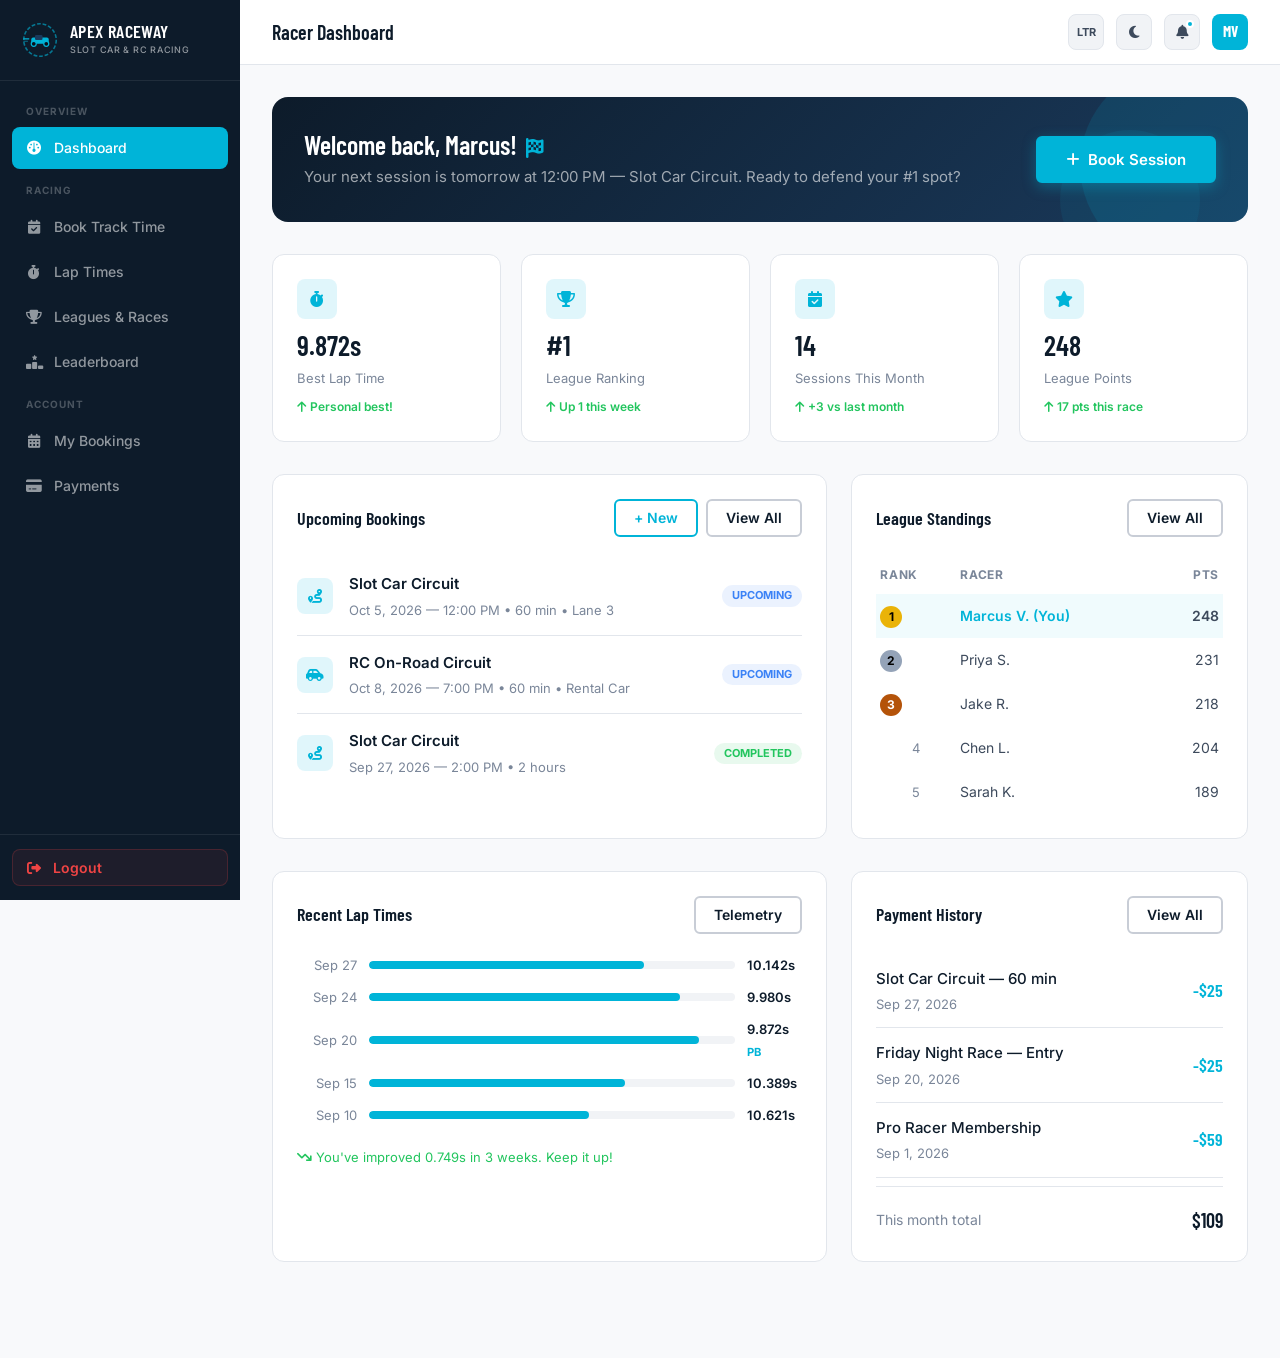
<file: dashboard.html>
<!DOCTYPE html>
<html lang="en" id="root-html">
<head>
<meta charset="UTF-8">
<meta name="viewport" content="width=device-width, initial-scale=1.0">
<meta name="description" content="Apex Raceway Racer Dashboard — Manage your bookings, track lap times, view leaderboard standings, and register for race events.">
<title>Racer Dashboard | Apex Raceway</title>
<link rel="icon" type="image/svg+xml" href="favicon.svg">
<link rel="stylesheet" href="https://cdnjs.cloudflare.com/ajax/libs/font-awesome/6.5.1/css/all.min.css">
<link rel="stylesheet" href="style.css">
<style>
*{box-sizing:border-box;margin:0;padding:0;}
html { scroll-behavior:smooth; font-size:16px; min-height:100%; }
html.dark { --bg-body:#080f1a; --bg-surface:#0d1a2e; --bg-card:#101f35; --bg-muted:#152540; --border:#1e3050; --text-heading:#f0f4ff; --text-body:#b0bdd4; --text-muted:#6e83a0; }
body { min-height:100vh; background:var(--bg-surface); font-family:var(--font-body); color:var(--text-body); overflow-x:hidden; overflow-y:auto; }

/* Sidebar */
.db-sidebar { width:240px; background:var(--secondary); display:flex; flex-direction:column; height:100vh; position:fixed; left:0; top:0; z-index:100; transition:transform 300ms; overflow:hidden; }
html.dark .db-sidebar { background:#040a14; }
.db-sidebar-logo { padding:1.25rem 1.25rem; border-bottom:1px solid rgba(255,255,255,.08); display:flex; align-items:center; gap:.625rem; flex-shrink:0; text-decoration:none; }
.db-nav { flex:1; overflow-y:auto; padding:.75rem .75rem; display:flex; flex-direction:column; gap:.2rem; }
.db-nav-item { display:flex; align-items:center; gap:.75rem; padding:.5625rem .875rem; border-radius:8px; color:rgba(255,255,255,.55); font-size:.875rem; font-weight:500; cursor:pointer; transition:all 150ms; text-decoration:none; }
.db-nav-item:hover { background:rgba(255,255,255,.07); color:rgba(255,255,255,.85); }
.db-nav-item.active { background:var(--primary); color:#fff; }
.db-nav-item i { width:16px; text-align:center; font-size:.875rem; flex-shrink:0; }
.db-nav-section { font-size:.625rem; font-weight:700; color:rgba(255,255,255,.25); text-transform:uppercase; letter-spacing:.1em; padding:.625rem .875rem .25rem; }
.db-sidebar-footer { padding:.875rem .75rem; border-top:1px solid rgba(255,255,255,.08); margin-top:auto; flex-shrink:0; }
.db-logout-btn { display:flex; align-items:center; gap:.75rem; padding:.5625rem .875rem; border-radius:8px; color:#ef4444; font-size:.875rem; font-weight:600; cursor:pointer; transition:all 150ms; width:100%; background:rgba(239,68,68,.08); border:1px solid rgba(239,68,68,.2); }
.db-logout-btn:hover { background:rgba(239,68,68,.18); color:#ff5c5c; border-color:rgba(239,68,68,.4); }

/* Main content */
.db-main { margin-left:240px; flex:1; display:flex; flex-direction:column; min-height:100vh; }
.db-topbar { background:var(--bg-card); border-bottom:1px solid var(--border); padding:.875rem 2rem; display:flex; align-items:center; justify-content:space-between; gap:1rem; position:sticky; top:0; z-index:50; }
.db-topbar-left { display:flex; align-items:center; gap:.75rem; min-width:0; flex-shrink:1; }
.db-topbar-title { font-family:var(--font-heading); font-size:1.25rem; font-weight:600; color:var(--text-heading); white-space:nowrap; overflow:hidden; text-overflow:ellipsis; }
.db-topbar-right { display:flex; align-items:center; gap:.75rem; flex-shrink:0; }
.db-topbar-btn { width:36px; height:36px; border-radius:8px; background:var(--bg-muted); border:1px solid var(--border); color:var(--text-body); display:flex; align-items:center; justify-content:center; font-size:.875rem; cursor:pointer; position:relative; transition:all 150ms; }
.db-topbar-btn:hover { background:var(--primary-light); color:var(--primary); }
.db-notif-dot { position:absolute; top:5px; right:5px; width:8px; height:8px; border-radius:50%; background:var(--primary); border:2px solid var(--bg-card); }
.db-avatar { width:36px; height:36px; border-radius:8px; background:var(--primary); color:#fff; display:flex; align-items:center; justify-content:center; font-family:var(--font-heading); font-weight:700; font-size:.9375rem; cursor:pointer; flex-shrink:0; }
.db-content { padding:2rem 2rem 4rem 2rem; flex:1; }

/* Welcome */
.db-welcome { background:linear-gradient(135deg,var(--secondary) 0%,#1a3a5c 100%); border-radius:16px; padding:2rem; margin-bottom:2rem; position:relative; overflow:hidden; display:flex; align-items:center; justify-content:space-between; gap:1rem; }
html.dark .db-welcome { background:linear-gradient(135deg,#0d1a2e 0%,#1a3a5c 50%); }
.db-welcome::before { content:''; position:absolute; right:-2rem; top:-2rem; width:200px; height:200px; border-radius:50%; background:rgba(0,180,216,.12); }
.db-welcome::after { content:''; position:absolute; right:3rem; bottom:-3rem; width:140px; height:140px; border-radius:50%; background:rgba(0,180,216,.08); }
.db-welcome-text h2 { font-family:var(--font-heading); font-size:1.625rem; font-weight:600; color:#fff; margin-bottom:.25rem; }
.db-welcome-text p { font-size:.9375rem; color:rgba(255,255,255,.6); font-weight:400; }
.db-welcome-action { position:relative; z-index:1; }

/* Metric Cards */
.db-metrics { display:grid; grid-template-columns:repeat(4,1fr); gap:1.25rem; margin-bottom:2rem; }
.db-metric { background:var(--bg-card); border:1px solid var(--border); border-radius:12px; padding:1.5rem; display:flex; flex-direction:column; gap:.5rem; transition:all 250ms; }
.db-metric:hover { box-shadow:var(--shadow-md); border-color:var(--primary); }
.db-metric-icon { width:40px; height:40px; border-radius:8px; display:flex; align-items:center; justify-content:center; font-size:1rem; margin-bottom:.25rem; }
.db-metric-val { font-family:var(--font-heading); font-size:1.75rem; font-weight:600; color:var(--text-heading); line-height:1; }
.db-metric-label { font-size:.8125rem; color:var(--text-muted); font-weight:400; }
.db-metric-change { font-size:.75rem; font-weight:600; display:flex; align-items:center; gap:.25rem; }
.change-up { color:var(--success); }
.change-down { color:var(--error); }

/* Content sections */
.db-section-title { font-family:var(--font-heading); font-size:1.125rem; font-weight:600; color:var(--text-heading); margin-bottom:1.25rem; display:flex; align-items:center; justify-content:space-between; gap:.75rem; flex-wrap:wrap; }
.db-section-title > span:first-child { white-space:nowrap; }
.db-section-actions { display:flex; align-items:center; gap:.5rem; flex-shrink:0; }
.db-grid-2 { display:grid; grid-template-columns:1.4fr 1fr; gap:1.5rem; margin-bottom:2rem; }
.db-grid-3 { display:grid; grid-template-columns:repeat(3,1fr); gap:1.25rem; margin-bottom:2rem; }
.db-card { background:var(--bg-card); border:1px solid var(--border); border-radius:12px; padding:1.5rem; }

/* Booking list */
.booking-item { display:flex; align-items:center; gap:1rem; padding:.875rem 0; border-bottom:1px solid var(--border); }
.booking-item:last-child { border-bottom:none; }
.booking-icon { width:36px; height:36px; border-radius:8px; background:var(--primary-light); color:var(--primary); display:flex; align-items:center; justify-content:center; font-size:.875rem; flex-shrink:0; }
.booking-info { flex:1; min-width:0; }
.booking-name { font-size:.9375rem; font-weight:600; color:var(--text-heading); }
.booking-meta { font-size:.8125rem; color:var(--text-muted); margin-top:.125rem; }
.booking-badge { display:inline-flex; align-items:center; justify-content:center; white-space:nowrap; padding:.25rem .625rem; border-radius:var(--radius-full); font-size:.6875rem; font-weight:700; text-transform:uppercase; line-height:1.2; flex-shrink:0; }
.badge-upcoming { background:rgba(59,130,246,.1); color:var(--info); }
.badge-completed { background:rgba(34,197,94,.1); color:var(--success); }
.badge-cancelled { background:rgba(239,68,68,.1); color:var(--error); }

/* Lap times chart */
.lap-bar { display:flex; align-items:center; gap:.75rem; margin-bottom:.625rem; }
.lap-label { font-size:.8125rem; color:var(--text-muted); width:60px; text-align:right; flex-shrink:0; }
.lap-track { flex:1; background:var(--bg-muted); border-radius:var(--radius-full); height:8px; overflow:hidden; }
.lap-fill { height:100%; border-radius:var(--radius-full); background:var(--primary); transition:width 1s ease; }
.lap-val { font-size:.8125rem; font-weight:600; color:var(--text-heading); width:55px; }

/* Sidebar toggle mobile */
.db-sidebar-toggle { display:none; width:36px; height:36px; border-radius:8px; background:var(--primary); color:#fff; border:none; cursor:pointer; align-items:center; justify-content:center; font-size:.875rem; flex-shrink:0; transition:all 150ms; }
.db-sidebar-toggle:hover { opacity:0.9; }

/* Sidebar Overlay */
.db-sidebar-overlay { display:none; position:fixed; inset:0; background:rgba(0,0,0,0.5); backdrop-filter:blur(2px); z-index:90; }
.db-sidebar-overlay.active { display:block; }

/* Payment history */
.payment-row { display:flex; align-items:center; justify-content:space-between; padding:.75rem 0; border-bottom:1px solid var(--border); }
.payment-row:last-child { border-bottom:none; }
.payment-desc { font-size:.9375rem; color:var(--text-heading); font-weight:500; }
.payment-date { font-size:.8125rem; color:var(--text-muted); margin-top:.125rem; }
.payment-amount { font-family:var(--font-heading); font-size:1.125rem; font-weight:600; color:var(--primary); }

@media(max-width:1024px) { .db-metrics { grid-template-columns:repeat(2,1fr); } .db-grid-2 { grid-template-columns:1fr; } }
@media(max-width:768px) {
    body { display:block; }
    .db-sidebar { transform:translateX(-100%); }
    .db-sidebar.open { transform:translateX(0); }
    .db-main { margin-left:0; width:100%; min-height:100vh; }
    .db-sidebar-toggle { display:inline-flex; }
    .db-content { padding:1.25rem 1.25rem 4rem 1.25rem; }
    .db-card { padding:1.25rem; margin-bottom:1rem; }
    .btn-sm { height:32px; padding:0 .75rem; font-size:.8125rem; }
    .db-metrics { grid-template-columns:1fr 1fr; margin-bottom:1.25rem; }
    .db-topbar { padding:.75rem 1rem; gap:.75rem; }
    .db-topbar-title { font-size:1.0625rem; }
    .db-topbar-right { gap:.5rem; }
    .db-topbar-btn { width:32px; height:32px; font-size:.8125rem; }
    .db-avatar { width:32px; height:32px; font-size:.8125rem; }
    .db-welcome { flex-direction:column; align-items:flex-start; margin-bottom:1.25rem; }
}
@media(max-width:680px) {
    .db-grid-3 { grid-template-columns:1fr; }
}
@media(max-width:480px) {
    .db-metrics { grid-template-columns:1fr; }
    .db-card { padding:1rem; margin-bottom:1rem; }
    .db-content { padding:1rem 1rem 5rem 1rem; }
    .db-section-title { font-size:1rem; margin-bottom:1rem; gap:.5rem; }
    .btn-sm { height:28px; padding:0 .5rem; font-size:.75rem; }
    .db-topbar { padding:.625rem .75rem; gap:.5rem; }
    .db-topbar-left { gap:.5rem; }
    .db-topbar-title { font-size:1rem; }
    .db-topbar-right { gap:.375rem; }
    .db-topbar-btn { width:30px; height:30px; font-size:.75rem; }
    .db-avatar { width:30px; height:30px; font-size:.75rem; }
    .db-sidebar-toggle { width:32px; height:32px; }
}
@media(max-width:360px) {
    .db-content { padding:.875rem .875rem 5.5rem .875rem; }
    .db-card { padding:.875rem; }
    .db-topbar { padding:.5rem .625rem; gap:.375rem; }
    .db-topbar-title { font-size:.9375rem; }
}

/* RTL Support */
[dir="rtl"] .db-sidebar { left:auto; right:0; }
[dir="rtl"] .db-main { margin-left:0; margin-right:240px; }
[dir="rtl"] .db-notif-dot { right:auto; left:5px; }
[dir="rtl"] .lap-label { text-align:left; }
@media(max-width:768px) {
    [dir="rtl"] .db-sidebar { transform:translateX(100%); }
    [dir="rtl"] .db-sidebar.open { transform:translateX(0); }
    [dir="rtl"] .db-main { margin-right:0; }
}

/* Logout Modal */
.logout-modal-backdrop { display:none; position:fixed; inset:0; background:rgba(0,0,0,.7); backdrop-filter:blur(6px); -webkit-backdrop-filter:blur(6px); z-index:9999; align-items:center; justify-content:center; padding:1.25rem; }
.logout-modal-backdrop.open { display:flex !important; }
@keyframes modalPop {
  from { opacity:0; transform:scale(0.92) translateY(8px); }
  to { opacity:1; transform:scale(1) translateY(0); }
}
.logout-modal-card { background:var(--bg-card); border:1px solid var(--border); border-radius:16px; width:100%; max-width:400px; padding:2rem 1.75rem; text-align:center; box-shadow:0 25px 50px -12px rgba(0,0,0,0.5); animation:modalPop .25s cubic-bezier(0.16,1,0.3,1); }

/* Tab System & Views */
.db-tab-content { display: none; }
.db-tab-content.active { display: block; animation: tabFadeIn .25s cubic-bezier(0.16,1,0.3,1); }
@keyframes tabFadeIn {
  from { opacity: 0; transform: translateY(6px); }
  to { opacity: 1; transform: translateY(0); }
}

.tab-filter-btn { padding: .5rem 1rem; border-radius: 8px; border: 1px solid var(--border); background: var(--bg-card); color: var(--text-muted); font-size: .8125rem; font-weight: 600; cursor: pointer; transition: all 150ms; }
.tab-filter-btn:hover { border-color: var(--primary); color: var(--primary); }
.tab-filter-btn.active { background: var(--primary); border-color: var(--primary); color: #fff; }

.track-pick-card { display: flex; flex-direction: column; justify-content: space-between; border: 2px solid var(--border); border-radius: 12px; padding: 1.25rem; background: var(--bg-card); cursor: pointer; transition: all 200ms; min-height: 100%; }
.track-pick-card:hover { border-color: var(--primary); transform: translateY(-2px); }
.track-pick-card.selected { border-color: var(--primary); background: rgba(0, 180, 216, 0.06); box-shadow: 0 0 0 1px var(--primary); }

.slot-pill { display: inline-flex; align-items: center; justify-content: center; height: 44px; min-height: 44px; padding: 0 .625rem; border: 1px solid var(--border); border-radius: 8px; background: var(--bg-card); color: var(--text-body); font-size: .8125rem; font-weight: 600; cursor: pointer; transition: all 150ms; text-align: center; white-space: nowrap; line-height: 1; box-sizing: border-box; width: 100%; }
.slot-pill:hover { border-color: var(--primary); color: var(--primary); }
.slot-pill.selected { background: var(--primary); border-color: var(--primary); color: #fff; }

/* Book track responsive layout */
.db-book-grid { display: grid; grid-template-columns: 1.6fr 1.1fr; gap: 1.5rem; align-items: start; }
.db-book-left { display: flex; flex-direction: column; gap: 1.5rem; min-width: 0; }
.db-track-grid { display: grid; grid-template-columns: repeat(2, 1fr); gap: 1rem; }
.db-slot-grid { display: grid; grid-template-columns: repeat(4, 1fr); gap: .5rem; }
.db-opt-grid { display: grid; grid-template-columns: 1fr 1fr; gap: 1rem; }
.db-summary-card { position: sticky; top: 5rem; }

/* My Bookings Card */
.db-booking-card { display: flex; align-items: center; gap: 1.25rem; }
.db-booking-card-icon { width: 50px; height: 50px; border-radius: 12px; background: var(--primary-light); color: var(--primary); display: flex; align-items: center; justify-content: center; font-size: 1.25rem; flex-shrink: 0; }
.db-booking-card-info { flex: 1; min-width: 0; }
.db-booking-card-actions { display: flex; gap: .5rem; flex-wrap: wrap; flex-shrink: 0; }

@media(max-width: 1024px) {
    .db-book-grid { grid-template-columns: 1fr; }
    .db-summary-card { position: static; }
}
@media(max-width: 768px) {
    .db-booking-card { flex-direction: column; align-items: flex-start; gap: 1rem; }
    .db-booking-card-actions { width: 100%; }
}
@media(max-width: 640px) {
    .db-track-grid { grid-template-columns: 1fr; }
    .db-slot-grid { grid-template-columns: repeat(2, 1fr); }
    .db-opt-grid { grid-template-columns: 1fr; }
}

.db-table { width: 100%; border-collapse: collapse; font-size: .8125rem; }
.db-table th { text-align: left; padding: .625rem .5rem; color: var(--text-muted); font-size: .6875rem; text-transform: uppercase; letter-spacing: .05em; border-bottom: 1px solid var(--border); white-space: nowrap; }
.db-table td { padding: .6875rem .5rem; border-bottom: 1px solid var(--border); color: var(--text-body); vertical-align: middle; }
.db-table tr:last-child td { border-bottom: none; }
.db-table tr:hover td { background: rgba(0, 180, 216, 0.03); }
[dir="rtl"] .db-table th { text-align: right; }

.td-content { display: flex; flex-direction: column; gap: 1px; }
.td-sub { display: block; font-size: 0.75rem; color: var(--text-muted); line-height: 1.3; }
.td-content strong { white-space: nowrap; }

@media(max-width: 768px) {
  .db-table-cards { display: block; width: 100%; }
  .db-table-cards thead { display: none; }
  .db-table-cards tbody { display: flex; flex-direction: column; gap: .75rem; width: 100%; }
  .db-table-cards tr { 
    display: flex; 
    flex-direction: column; 
    gap: .45rem; 
    background: var(--bg-card); 
    border: 1px solid var(--border); 
    border-radius: 12px; 
    padding: .875rem 1rem; 
    box-shadow: 0 1px 3px rgba(0,0,0,0.05);
  }
  .db-table-cards td { 
    display: flex; 
    justify-content: space-between; 
    align-items: center; 
    padding: .35rem 0; 
    border-bottom: 1px dashed var(--border); 
    font-size: .8125rem;
    gap: .75rem;
  }
  .db-table-cards td:last-child {
    border-bottom: none;
    padding-bottom: 0;
  }
  .db-table-cards td::before {
    content: attr(data-label);
    font-weight: 600;
    color: var(--text-muted);
    font-size: .6875rem;
    text-transform: uppercase;
    letter-spacing: .04em;
    text-align: left;
    flex-shrink: 0;
  }
  .db-table-cards .td-content {
    display: flex;
    flex-direction: column;
    align-items: flex-end;
    text-align: right;
    min-width: 0;
    word-break: break-word;
  }
  .db-table-cards .td-content.inline-row {
    flex-direction: row;
    align-items: center;
    gap: .25rem;
  }
  [dir="rtl"] .db-table-cards td::before {
    text-align: right;
  }
  [dir="rtl"] .db-table-cards .td-content {
    align-items: flex-start;
    text-align: left;
  }
}

.form-group-label { font-size: .8125rem; font-weight: 600; color: var(--text-heading); margin-bottom: .5rem; display: block; }
.db-input { width: 100%; padding: .6875rem .875rem; background: var(--bg-muted); border: 1px solid var(--border); border-radius: 8px; color: var(--text-heading); font-size: .875rem; outline: none; transition: border-color 150ms; }
.db-input:focus { border-color: var(--primary); }
#scroll-to-top, .scroll-to-top-btn { display: none !important; }
</style>
</head>
<body class="dashboard-page">

<!-- Sidebar Overlay (Mobile) -->
<div class="db-sidebar-overlay" id="sidebarOverlay" onclick="toggleSidebar()"></div>

<!-- Sidebar -->
<aside class="db-sidebar" id="db-sidebar">
  <a href="index.html" class="nav-logo db-sidebar-logo" aria-label="Apex Raceway Home">
    <svg xmlns="http://www.w3.org/2000/svg" viewBox="0 0 64 64" width="40" height="40" style="width:40px;height:40px;display:block;flex-shrink:0;">
      <circle cx="32" cy="32" r="32" fill="#0D1B2A"/>
      <circle cx="32" cy="32" r="26" stroke="#00B4D8" stroke-width="2.5" fill="none" stroke-dasharray="6 3" opacity="0.6"/>
      <rect x="18" y="28" width="28" height="10" rx="3" fill="#00B4D8"/>
      <rect x="24" y="24" width="12" height="8" rx="2" fill="#1a3a5c"/>
      <circle cx="22" cy="38" r="4" fill="#080f1a" stroke="#00B4D8" stroke-width="2"/>
      <circle cx="42" cy="38" r="4" fill="#080f1a" stroke="#00B4D8" stroke-width="2"/>
      <line x1="6" y1="30" x2="14" y2="30" stroke="#00B4D8" stroke-width="2" stroke-linecap="round"/>
      <line x1="6" y1="34" x2="12" y2="34" stroke="#00B4D8" stroke-width="1.5" stroke-linecap="round" opacity="0.6"/>
    </svg>
    <div class="nav-logo-text">
      <span class="brand-name" style="color:#fff;font-size:1.125rem;">Apex Raceway</span>
      <span class="brand-tagline" style="color:rgba(255,255,255,.55);">Slot Car & RC Racing</span>
    </div>
  </a>

  <nav class="db-nav">
    <div class="db-nav-section">Overview</div>
    <a class="db-nav-item active" data-tab="dashboard" href="javascript:void(0)" onclick="switchTab('dashboard', this)"><i class="fas fa-gauge"></i> Dashboard</a>

    <div class="db-nav-section">Racing</div>
    <a class="db-nav-item" data-tab="book-track" href="javascript:void(0)" onclick="switchTab('book-track', this)"><i class="fas fa-calendar-check"></i> Book Track Time</a>
    <a class="db-nav-item" data-tab="lap-times" href="javascript:void(0)" onclick="switchTab('lap-times', this)"><i class="fas fa-stopwatch"></i> Lap Times</a>
    <a class="db-nav-item" data-tab="leagues" href="javascript:void(0)" onclick="switchTab('leagues', this)"><i class="fas fa-trophy"></i> Leagues & Races</a>
    <a class="db-nav-item" data-tab="leaderboard" href="javascript:void(0)" onclick="switchTab('leaderboard', this)"><i class="fas fa-ranking-star"></i> Leaderboard</a>

    <div class="db-nav-section">Account</div>
    <a class="db-nav-item" data-tab="bookings" href="javascript:void(0)" onclick="switchTab('bookings', this)"><i class="fas fa-calendar-alt"></i> My Bookings</a>
    <a class="db-nav-item" data-tab="payments" href="javascript:void(0)" onclick="switchTab('payments', this)"><i class="fas fa-credit-card"></i> Payments</a>
  </nav>

  <div class="db-sidebar-footer">
    <button class="db-logout-btn" onclick="openLogoutModal()">
      <i class="fas fa-right-from-bracket"></i> Logout
    </button>
  </div>
</aside>

<!-- Main content -->
<main class="db-main">
  <!-- Topbar -->
  <div class="db-topbar">
    <div class="db-topbar-left">
      <button class="db-sidebar-toggle" id="sidebarToggle" onclick="toggleSidebar()" aria-label="Toggle sidebar">
        <i class="fas fa-bars" id="toggle-icon"></i>
      </button>
      <div class="db-topbar-title" id="db-topbar-title">Racer Dashboard</div>
    </div>
    <div class="db-topbar-right">
      <button onclick="toggleDir()" class="db-topbar-btn" title="Toggle Direction" aria-label="Toggle RTL/LTR"><span class="dir-label" style="font-size:0.6875rem;font-weight:700;">LTR</span></button>
      <button onclick="toggleTheme()" class="db-topbar-btn" title="Toggle Theme"><i class="fas fa-moon theme-icon"></i></button>
      <button class="db-topbar-btn" title="Notifications" style="position:relative;">
        <i class="fas fa-bell"></i>
        <span class="db-notif-dot"></span>
      </button>
      <div class="db-avatar" title="Marcus V.">MV</div>
    </div>
  </div>

  <!-- Content -->
  <div class="db-content">

    <!-- TAB 1: DASHBOARD OVERVIEW -->
    <div id="tab-dashboard" class="db-tab-content active">
      <!-- Welcome Banner -->
      <div class="db-welcome">
        <div class="db-welcome-text">
          <h2>Welcome back, Marcus! <i class="fas fa-flag-checkered" style="color:var(--primary);margin-left:.25rem;font-size:1.25rem;"></i></h2>
          <p>Your next session is tomorrow at 12:00 PM — Slot Car Circuit. Ready to defend your #1 spot?</p>
        </div>
        <div class="db-welcome-action">
          <button onclick="switchTab('book-track')" class="btn btn-primary"><i class="fas fa-plus"></i> Book Session</button>
        </div>
      </div>

      <!-- Metrics -->
      <div class="db-metrics">
        <div class="db-metric">
          <div class="db-metric-icon" style="background:var(--primary-light);color:var(--primary);"><i class="fas fa-stopwatch"></i></div>
          <div class="db-metric-val">9.872s</div>
          <div class="db-metric-label">Best Lap Time</div>
          <div class="db-metric-change change-up"><i class="fas fa-arrow-up"></i> Personal best!</div>
        </div>
        <div class="db-metric">
          <div class="db-metric-icon" style="background:var(--primary-light);color:var(--primary);"><i class="fas fa-trophy"></i></div>
          <div class="db-metric-val">#1</div>
          <div class="db-metric-label">League Ranking</div>
          <div class="db-metric-change change-up"><i class="fas fa-arrow-up"></i> Up 1 this week</div>
        </div>
        <div class="db-metric">
          <div class="db-metric-icon" style="background:var(--primary-light);color:var(--primary);"><i class="fas fa-calendar-check"></i></div>
          <div class="db-metric-val">14</div>
          <div class="db-metric-label">Sessions This Month</div>
          <div class="db-metric-change change-up"><i class="fas fa-arrow-up"></i> +3 vs last month</div>
        </div>
        <div class="db-metric">
          <div class="db-metric-icon" style="background:var(--primary-light);color:var(--primary);"><i class="fas fa-star"></i></div>
          <div class="db-metric-val">248</div>
          <div class="db-metric-label">League Points</div>
          <div class="db-metric-change change-up"><i class="fas fa-arrow-up"></i> 17 pts this race</div>
        </div>
      </div>

      <!-- Two columns -->
      <div class="db-grid-2">
        <!-- Upcoming Bookings -->
        <div class="db-card">
          <div class="db-section-title">
            <span>Upcoming Bookings</span>
            <div class="db-section-actions">
              <button onclick="switchTab('book-track')" class="btn btn-outline btn-sm">+ New</button>
              <button onclick="switchTab('bookings')" class="btn btn-ghost btn-sm">View All</button>
            </div>
          </div>
          <div class="booking-item">
            <div class="booking-icon"><i class="fas fa-route"></i></div>
            <div class="booking-info">
              <div class="booking-name">Slot Car Circuit</div>
              <div class="booking-meta">Oct 5, 2026 — 12:00 PM &bull; 60 min &bull; Lane 3</div>
            </div>
            <span class="booking-badge badge-upcoming">Upcoming</span>
          </div>
          <div class="booking-item">
            <div class="booking-icon"><i class="fas fa-car-side"></i></div>
            <div class="booking-info">
              <div class="booking-name">RC On-Road Circuit</div>
              <div class="booking-meta">Oct 8, 2026 — 7:00 PM &bull; 60 min &bull; Rental Car</div>
            </div>
            <span class="booking-badge badge-upcoming">Upcoming</span>
          </div>
          <div class="booking-item">
            <div class="booking-icon"><i class="fas fa-route"></i></div>
            <div class="booking-info">
              <div class="booking-name">Slot Car Circuit</div>
              <div class="booking-meta">Sep 27, 2026 — 2:00 PM &bull; 2 hours</div>
            </div>
            <span class="booking-badge badge-completed">Completed</span>
          </div>
        </div>

        <!-- Leaderboard -->
        <div class="db-card">
          <div class="db-section-title">
            <span>League Standings</span>
            <div class="db-section-actions">
              <button onclick="switchTab('leagues')" class="btn btn-ghost btn-sm">View All</button>
            </div>
          </div>
          <table style="width:100%;border-collapse:collapse;font-size:.875rem;">
            <thead><tr style="color:var(--text-muted);font-size:.75rem;text-transform:uppercase;letter-spacing:.06em;"><th style="text-align:left;padding:.5rem .25rem;">Rank</th><th style="text-align:left;padding:.5rem .25rem;">Racer</th><th style="text-align:right;padding:.5rem .25rem;">Pts</th></tr></thead>
            <tbody>
              <tr style="background:rgba(0,180,216,.06);"><td style="padding:.625rem .25rem;"><span class="rank-badge rank-1" style="display:inline-flex;width:22px;height:22px;border-radius:50%;background:#eab308;color:#000;font-weight:700;font-size:.75rem;align-items:center;justify-content:center;">1</span></td><td style="padding:.625rem .25rem;font-weight:600;color:var(--primary);">Marcus V. (You)</td><td style="padding:.625rem .25rem;text-align:right;font-weight:600;">248</td></tr>
              <tr><td style="padding:.625rem .25rem;"><span class="rank-badge rank-2" style="display:inline-flex;width:22px;height:22px;border-radius:50%;background:#94a3b8;color:#000;font-weight:700;font-size:.75rem;align-items:center;justify-content:center;">2</span></td><td style="padding:.625rem .25rem;">Priya S.</td><td style="padding:.625rem .25rem;text-align:right;">231</td></tr>
              <tr><td style="padding:.625rem .25rem;"><span class="rank-badge rank-3" style="display:inline-flex;width:22px;height:22px;border-radius:50%;background:#b45309;color:#fff;font-weight:700;font-size:.75rem;align-items:center;justify-content:center;">3</span></td><td style="padding:.625rem .25rem;">Jake R.</td><td style="padding:.625rem .25rem;text-align:right;">218</td></tr>
              <tr><td style="padding:.625rem .25rem;font-size:.8125rem;color:var(--text-muted);text-align:center;">4</td><td style="padding:.625rem .25rem;">Chen L.</td><td style="padding:.625rem .25rem;text-align:right;">204</td></tr>
              <tr><td style="padding:.625rem .25rem;font-size:.8125rem;color:var(--text-muted);text-align:center;">5</td><td style="padding:.625rem .25rem;">Sarah K.</td><td style="padding:.625rem .25rem;text-align:right;">189</td></tr>
            </tbody>
          </table>
        </div>
      </div>

      <!-- Lap Time Progress & Payments -->
      <div class="db-grid-2">
        <!-- Lap Times -->
        <div class="db-card">
          <div class="db-section-title">
            <span>Recent Lap Times</span>
            <div class="db-section-actions">
              <button onclick="switchTab('lap-times')" class="btn btn-ghost btn-sm">Telemetry</button>
            </div>
          </div>
          <div class="lap-bar"><div class="lap-label">Sep 27</div><div class="lap-track"><div class="lap-fill" style="width:75%;"></div></div><div class="lap-val">10.142s</div></div>
          <div class="lap-bar"><div class="lap-label">Sep 24</div><div class="lap-track"><div class="lap-fill" style="width:85%;"></div></div><div class="lap-val">9.980s</div></div>
          <div class="lap-bar"><div class="lap-label">Sep 20</div><div class="lap-track"><div class="lap-fill" style="width:90%;"></div></div><div class="lap-val">9.872s <span style="color:var(--primary);font-size:.7rem;font-weight:700;">PB</span></div></div>
          <div class="lap-bar"><div class="lap-label">Sep 15</div><div class="lap-track"><div class="lap-fill" style="width:70%;"></div></div><div class="lap-val">10.389s</div></div>
          <div class="lap-bar"><div class="lap-label">Sep 10</div><div class="lap-track"><div class="lap-fill" style="width:60%;"></div></div><div class="lap-val">10.621s</div></div>
          <p style="font-size:.8125rem;color:var(--success);margin-top:1.25rem;"><i class="fas fa-arrow-trend-down"></i> You've improved 0.749s in 3 weeks. Keep it up!</p>
        </div>

        <!-- Payments -->
        <div class="db-card">
          <div class="db-section-title">
            <span>Payment History</span>
            <div class="db-section-actions">
              <button onclick="switchTab('payments')" class="btn btn-ghost btn-sm">View All</button>
            </div>
          </div>
          <div class="payment-row">
            <div><div class="payment-desc">Slot Car Circuit — 60 min</div><div class="payment-date">Sep 27, 2026</div></div>
            <div class="payment-amount">-$25</div>
          </div>
          <div class="payment-row">
            <div><div class="payment-desc">Friday Night Race — Entry</div><div class="payment-date">Sep 20, 2026</div></div>
            <div class="payment-amount">-$25</div>
          </div>
          <div class="payment-row">
            <div><div class="payment-desc">Pro Racer Membership</div><div class="payment-date">Sep 1, 2026</div></div>
            <div class="payment-amount">-$59</div>
          </div>
          <div style="border-top:1px solid var(--border);padding-top:1rem;margin-top:.5rem;display:flex;justify-content:space-between;align-items:center;">
            <span style="font-size:.875rem;color:var(--text-muted);">This month total</span>
            <span style="font-family:var(--font-heading);font-size:1.25rem;font-weight:600;color:var(--text-heading);">$109</span>
          </div>
        </div>
      </div>
    </div>

    <!-- TAB 2: BOOK TRACK TIME -->
    <div id="tab-book-track" class="db-tab-content">
      <div style="display:flex;justify-content:space-between;align-items:center;margin-bottom:1.5rem;flex-wrap:wrap;gap:1rem;">
        <div>
          <h2 style="font-family:var(--font-heading);font-size:1.5rem;color:var(--text-heading);margin-bottom:.25rem;">Book Track Session</h2>
          <p style="font-size:.875rem;color:var(--text-muted);">Select your track, pick a lane and time slot, and lock in your session.</p>
        </div>
        <button onclick="switchTab('bookings')" class="btn btn-outline btn-sm"><i class="fas fa-calendar-alt"></i> My Current Bookings</button>
      </div>

      <div class="db-book-grid">
        <div class="db-book-left">
          <!-- Track Pick -->
          <div class="db-card">
            <span class="form-group-label"><i class="fas fa-flag-checkered" style="color:var(--primary);margin-right:.375rem;"></i> 1. Choose Track</span>
            <div class="db-track-grid">
              <div class="track-pick-card selected" onclick="selectTrack('Slot Car Circuit', 25, this)">
                <div style="display:flex;justify-content:space-between;align-items:center;margin-bottom:.5rem;">
                  <span style="font-weight:700;color:var(--text-heading);font-size:.9375rem;">Slot Car Circuit</span>
                  <span style="color:var(--primary);font-weight:700;font-size:.875rem;">$25/hr</span>
                </div>
                <p style="font-size:.75rem;color:var(--text-muted);margin:0;">8-Lane 1/32 Scale Timber Track with infrared timing system.</p>
              </div>
              <div class="track-pick-card" onclick="selectTrack('RC On-Road Circuit', 30, this)">
                <div style="display:flex;justify-content:space-between;align-items:center;margin-bottom:.5rem;">
                  <span style="font-weight:700;color:var(--text-heading);font-size:.9375rem;">RC On-Road</span>
                  <span style="color:var(--primary);font-weight:700;font-size:.875rem;">$30/hr</span>
                </div>
                <p style="font-size:.75rem;color:var(--text-muted);margin:0;">Polished indoor asphalt course for 1/10 & 1/12 touring cars.</p>
              </div>
              <div class="track-pick-card" onclick="selectTrack('RC Off-Road Arena', 28, this)">
                <div style="display:flex;justify-content:space-between;align-items:center;margin-bottom:.5rem;">
                  <span style="font-weight:700;color:var(--text-heading);font-size:.9375rem;">RC Off-Road</span>
                  <span style="color:var(--primary);font-weight:700;font-size:.875rem;">$28/hr</span>
                </div>
                <p style="font-size:.75rem;color:var(--text-muted);margin:0;">High-grip clay dirt arena with jumps, berms, and rhythm sections.</p>
              </div>
              <div class="track-pick-card" onclick="selectTrack('RC Drift Arena', 26, this)">
                <div style="display:flex;justify-content:space-between;align-items:center;margin-bottom:.5rem;">
                  <span style="font-weight:700;color:var(--text-heading);font-size:.9375rem;">RC Drift Arena</span>
                  <span style="color:var(--primary);font-weight:700;font-size:.875rem;">$26/hr</span>
                </div>
                <p style="font-size:.75rem;color:var(--text-muted);margin:0;">Polished low-friction track with technical hairpins for RWD drift cars.</p>
              </div>
            </div>
          </div>

          <!-- Time Slot -->
          <div class="db-card">
            <span class="form-group-label"><i class="fas fa-clock" style="color:var(--primary);margin-right:.375rem;"></i> 2. Available Time Slots</span>
            <div class="db-slot-grid">
              <div class="slot-pill" onclick="selectTime('10:00 AM', this)">10:00 AM</div>
              <div class="slot-pill" onclick="selectTime('11:30 AM', this)">11:30 AM</div>
              <div class="slot-pill selected" onclick="selectTime('1:00 PM', this)">1:00 PM</div>
              <div class="slot-pill" onclick="selectTime('2:30 PM', this)">2:30 PM</div>
              <div class="slot-pill" onclick="selectTime('4:00 PM', this)">4:00 PM</div>
              <div class="slot-pill" onclick="selectTime('5:30 PM', this)">5:30 PM</div>
              <div class="slot-pill" onclick="selectTime('7:00 PM', this)">7:00 PM</div>
              <div class="slot-pill" onclick="selectTime('8:30 PM', this)">8:30 PM</div>
            </div>
          </div>

          <!-- Duration & Equipment -->
          <div class="db-card">
            <span class="form-group-label"><i class="fas fa-sliders" style="color:var(--primary);margin-right:.375rem;"></i> 3. Duration & Equipment</span>
            <div class="db-opt-grid">
              <div>
                <label class="form-group-label" style="font-size:.75rem;">Session Duration</label>
                <div style="display:flex;gap:.5rem;">
                  <button type="button" class="slot-pill" style="flex:1;" onclick="selectDuration(30, this)">30 min</button>
                  <button type="button" class="slot-pill selected" style="flex:1;" onclick="selectDuration(60, this)">60 min</button>
                  <button type="button" class="slot-pill" style="flex:1;" onclick="selectDuration(120, this)">120 min</button>
                </div>
              </div>
              <div>
                <label class="form-group-label" style="font-size:.75rem;">Equipment Option</label>
                <div style="display:flex;gap:.5rem;">
                  <button type="button" class="slot-pill selected" style="flex:1;" onclick="selectRental(0, 'Bring Own Car', this)">Own Car</button>
                  <button type="button" class="slot-pill" style="flex:1;" onclick="selectRental(15, 'Pro Rental Car (+$15)', this)">Pro Rental</button>
                </div>
              </div>
            </div>
          </div>
        </div>

        <!-- Right Side: Booking Summary & Checkout -->
        <div class="db-card db-summary-card">
          <h3 style="font-family:var(--font-heading);font-size:1.125rem;color:var(--text-heading);margin-bottom:1rem;border-bottom:1px solid var(--border);padding-bottom:.75rem;">
            Booking Summary
          </h3>
          <div style="display:flex;flex-direction:column;gap:.75rem;font-size:.875rem;margin-bottom:1.25rem;">
            <div style="display:flex;justify-content:space-between;"><span style="color:var(--text-muted);">Track</span><strong id="summary-track" style="color:var(--text-heading);">Slot Car Circuit</strong></div>
            <div style="display:flex;justify-content:space-between;"><span style="color:var(--text-muted);">Date</span><strong id="summary-date" style="color:var(--text-heading);">Tomorrow (Oct 5)</strong></div>
            <div style="display:flex;justify-content:space-between;"><span style="color:var(--text-muted);">Time</span><strong id="summary-time" style="color:var(--text-heading);">1:00 PM</strong></div>
            <div style="display:flex;justify-content:space-between;"><span style="color:var(--text-muted);">Duration</span><strong id="summary-dur" style="color:var(--text-heading);">60 Minutes</strong></div>
            <div style="display:flex;justify-content:space-between;"><span style="color:var(--text-muted);">Vehicle</span><strong id="summary-rental" style="color:var(--text-heading);">Bring Own Car</strong></div>
            <div style="display:flex;justify-content:space-between;"><span style="color:var(--text-muted);">Assigned Lane</span><span style="color:var(--primary);font-weight:600;">Lane 3 (Digital)</span></div>
          </div>
          <div style="border-top:1px solid var(--border);padding-top:1rem;margin-bottom:1.5rem;display:flex;justify-content:space-between;align-items:center;">
            <span style="font-size:1rem;font-weight:600;color:var(--text-heading);">Total Due</span>
            <span id="summary-total" style="font-family:var(--font-heading);font-size:1.5rem;font-weight:700;color:var(--primary);">$25.00</span>
          </div>
          <button onclick="confirmTrackBooking()" class="btn btn-primary btn-full" style="height:46px;font-size:.9375rem;">
            <i class="fas fa-check-circle"></i> Confirm Reservation
          </button>
          <p style="font-size:.75rem;color:var(--text-muted);text-align:center;margin-top:.75rem;">Instant confirmation with QR pass added to your dashboard.</p>
        </div>
      </div>
    </div>

    <!-- TAB 3: LAP TIMES & TELEMETRY -->
    <div id="tab-lap-times" class="db-tab-content">
      <div style="display:flex;justify-content:space-between;align-items:center;margin-bottom:1.5rem;flex-wrap:wrap;gap:1rem;">
        <div>
          <h2 style="font-family:var(--font-heading);font-size:1.5rem;color:var(--text-heading);margin-bottom:.25rem;">Lap Times & Telemetry</h2>
          <p style="font-size:.875rem;color:var(--text-muted);">Real-time sector splits, personal best records, and lap consistency telemetry.</p>
        </div>
        <div style="display:flex;gap:.5rem;flex-wrap:wrap;">
          <button class="tab-filter-btn active" onclick="filterLapTimes('all', this)">All Circuits</button>
          <button class="tab-filter-btn" onclick="filterLapTimes('slot', this)">Slot Car</button>
          <button class="tab-filter-btn" onclick="filterLapTimes('onroad', this)">RC On-Road</button>
        </div>
      </div>

      <!-- Telemetry Stats -->
      <div class="db-metrics">
        <div class="db-metric">
          <div class="db-metric-icon" style="background:var(--primary-light);color:var(--primary);"><i class="fas fa-medal"></i></div>
          <div class="db-metric-val" style="color:var(--primary);">9.872s</div>
          <div class="db-metric-label">Personal Best (PB)</div>
          <div class="db-metric-change change-up"><i class="fas fa-trophy"></i> Track Record #1</div>
        </div>
        <div class="db-metric">
          <div class="db-metric-icon" style="background:rgba(148,163,184,0.12);color:var(--text-muted);"><i class="fas fa-crosshairs"></i></div>
          <div class="db-metric-val">9.740s</div>
          <div class="db-metric-label">Theoretical Optimal</div>
          <div class="db-metric-change" style="color:var(--text-muted);"><i class="fas fa-calculator"></i> S1+S2 Combined</div>
        </div>
        <div class="db-metric">
          <div class="db-metric-icon" style="background:rgba(34,197,94,0.12);color:var(--success);"><i class="fas fa-chart-line"></i></div>
          <div class="db-metric-val">10.142s</div>
          <div class="db-metric-label">Average Pace</div>
          <div class="db-metric-change change-up"><i class="fas fa-arrow-up"></i> +0.32s vs last week</div>
        </div>
        <div class="db-metric">
          <div class="db-metric-icon" style="background:rgba(249,115,22,0.12);color:#f97316;"><i class="fas fa-bolt"></i></div>
          <div class="db-metric-val">34.2 mph</div>
          <div class="db-metric-label">Top Speed</div>
          <div class="db-metric-change" style="color:var(--primary);"><i class="fas fa-gauge-high"></i> Speed Trap</div>
        </div>
      </div>

      <!-- Sector Telemetry Table -->
      <div class="db-card">
        <div class="db-section-title">
          Session Lap History & Sector Breakdown
          <span style="font-size:.8125rem;color:var(--text-muted);font-weight:400;">34 Laps Logged This Month</span>
        </div>
        <div style="overflow-x:auto;">
          <table class="db-table db-table-cards">
            <thead>
              <tr>
                <th>Date & Time</th>
                <th>Track & Car</th>
                <th>Sectors</th>
                <th>Lap Time</th>
                <th>Delta</th>
                <th>Status</th>
              </tr>
            </thead>
            <tbody>
              <tr>
                <td data-label="Date & Time"><div class="td-content"><strong>Sep 27, 2026</strong><span class="td-sub">2:15 PM</span></div></td>
                <td data-label="Track & Car"><div class="td-content"><strong>Slot Car Circuit (Lane 3)</strong><span class="td-sub">Porsche 911 RSR 1/32</span></div></td>
                <td data-label="Sectors"><div class="td-content" style="font-size:0.75rem;color:var(--text-muted);"><span>S1: <strong style="color:var(--text-main);">3.120s</strong></span><span>S2: <strong style="color:var(--text-main);">3.580s</strong></span></div></td>
                <td data-label="Lap Time"><div class="td-content"><strong style="font-size:0.9375rem;color:var(--text-heading);">10.142s</strong></div></td>
                <td data-label="Delta"><div class="td-content" style="color:var(--text-muted);font-size:0.8125rem;">+0.270s</div></td>
                <td data-label="Status"><div class="td-content"><span class="booking-badge badge-completed">Verified</span></div></td>
              </tr>
              <tr>
                <td data-label="Date & Time"><div class="td-content"><strong>Sep 24, 2026</strong><span class="td-sub">6:40 PM</span></div></td>
                <td data-label="Track & Car"><div class="td-content"><strong>Slot Car Circuit (Lane 2)</strong><span class="td-sub">Porsche 911 RSR 1/32</span></div></td>
                <td data-label="Sectors"><div class="td-content" style="font-size:0.75rem;color:var(--text-muted);"><span>S1: <strong style="color:var(--text-main);">3.050s</strong></span><span>S2: <strong style="color:var(--text-main);">3.510s</strong></span></div></td>
                <td data-label="Lap Time"><div class="td-content"><strong style="font-size:0.9375rem;color:var(--text-heading);">9.980s</strong></div></td>
                <td data-label="Delta"><div class="td-content" style="color:var(--text-muted);font-size:0.8125rem;">+0.108s</div></td>
                <td data-label="Status"><div class="td-content"><span class="booking-badge badge-completed">Verified</span></div></td>
              </tr>
              <tr style="background:rgba(0,180,216,0.08);">
                <td data-label="Date & Time"><div class="td-content"><strong style="color:var(--primary);">Sep 20, 2026</strong><span class="td-sub">7:15 PM</span></div></td>
                <td data-label="Track & Car"><div class="td-content"><strong>Slot Car Circuit (Lane 4)</strong><span class="td-sub">Porsche 911 RSR 1/32</span></div></td>
                <td data-label="Sectors"><div class="td-content" style="font-size:0.75rem;color:var(--text-muted);"><span>S1: <strong style="color:var(--primary);">2.910s</strong></span><span>S2: <strong style="color:var(--primary);">3.420s</strong></span></div></td>
                <td data-label="Lap Time"><div class="td-content"><strong style="color:var(--primary);font-size:0.9375rem;">9.872s</strong></div></td>
                <td data-label="Delta"><div class="td-content"><span style="color:var(--primary);font-weight:700;font-size:0.8125rem;">PB</span></div></td>
                <td data-label="Status"><div class="td-content"><span class="booking-badge" style="background:var(--primary);color:#fff;">Track Record</span></div></td>
              </tr>
              <tr>
                <td data-label="Date & Time"><div class="td-content"><strong>Sep 15, 2026</strong><span class="td-sub">1:30 PM</span></div></td>
                <td data-label="Track & Car"><div class="td-content"><strong>RC On-Road Circuit</strong><span class="td-sub">Apex GT-10 Touring Car</span></div></td>
                <td data-label="Sectors"><div class="td-content" style="font-size:0.75rem;color:var(--text-muted);"><span>S1: <strong style="color:var(--text-main);">4.100s</strong></span><span>S2: <strong style="color:var(--text-main);">4.820s</strong></span></div></td>
                <td data-label="Lap Time"><div class="td-content"><strong style="font-size:0.9375rem;color:var(--text-heading);">12.389s</strong></div></td>
                <td data-label="Delta"><div class="td-content" style="color:var(--text-muted);font-size:0.8125rem;">+0.517s</div></td>
                <td data-label="Status"><div class="td-content"><span class="booking-badge badge-completed">Verified</span></div></td>
              </tr>
              <tr>
                <td data-label="Date & Time"><div class="td-content"><strong>Sep 10, 2026</strong><span class="td-sub">5:00 PM</span></div></td>
                <td data-label="Track & Car"><div class="td-content"><strong>RC Off-Road Arena</strong><span class="td-sub">Apex 1/8 Buggy 4WD</span></div></td>
                <td data-label="Sectors"><div class="td-content" style="font-size:0.75rem;color:var(--text-muted);"><span>S1: <strong style="color:var(--text-main);">5.210s</strong></span><span>S2: <strong style="color:var(--text-main);">5.910s</strong></span></div></td>
                <td data-label="Lap Time"><div class="td-content"><strong style="font-size:0.9375rem;color:var(--text-heading);">15.621s</strong></div></td>
                <td data-label="Delta"><div class="td-content" style="color:var(--text-muted);font-size:0.8125rem;">+1.120s</div></td>
                <td data-label="Status"><div class="td-content"><span class="booking-badge badge-completed">Verified</span></div></td>
              </tr>
            </tbody>
          </table>
        </div>
      </div>
    </div>

    <!-- TAB 4: LEAGUES & RACES -->
    <div id="tab-leagues" class="db-tab-content">
      <div style="display:flex;justify-content:space-between;align-items:center;margin-bottom:1.5rem;flex-wrap:wrap;gap:1rem;">
        <div>
          <h2 style="font-family:var(--font-heading);font-size:1.5rem;color:var(--text-heading);margin-bottom:.25rem;">Leagues & Race Series</h2>
          <p style="font-size:.875rem;color:var(--text-muted);">Track your active championships, schedule fixtures, and qualifying rounds.</p>
        </div>
      </div>

      <!-- Active Championships Grid -->
      <div style="display:grid;grid-template-columns:repeat(auto-fit,minmax(240px,1fr));gap:1.5rem;margin-bottom:2rem;">
        <div class="db-card" style="border-left:4px solid var(--primary);">
          <div style="display:flex;justify-content:space-between;align-items:center;margin-bottom:.75rem;">
            <span class="booking-badge badge-upcoming">Season 4 &bull; Active</span>
            <span style="font-size:.75rem;color:var(--text-muted);">Round 5 of 8</span>
          </div>
          <h3 style="font-family:var(--font-heading);font-size:1.25rem;color:var(--text-heading);margin-bottom:.25rem;">Slot Car GT Championship</h3>
          <p style="font-size:.8125rem;color:var(--text-muted);margin-bottom:1rem;">1/32 Scale GT3 Class &bull; Friday Nights at 7:00 PM</p>
          <div style="display:flex;justify-content:space-between;background:var(--bg-muted);padding:.75rem 1rem;border-radius:8px;margin-bottom:1rem;">
            <div><span style="font-size:.75rem;color:var(--text-muted);">Your Standing</span><div style="font-weight:700;color:var(--primary);font-size:1.125rem;">#1 (248 Pts)</div></div>
            <div><span style="font-size:.75rem;color:var(--text-muted);">Next Round</span><div style="font-weight:600;color:var(--text-heading);font-size:.875rem;">Fri, Oct 10</div></div>
          </div>
          <button class="btn btn-outline btn-sm btn-full" onclick="alert('Checked in for Round 5! See you on Friday.')">Check In For Round 5</button>
        </div>

        <div class="db-card" style="border-left:4px solid #f97316;">
          <div style="display:flex;justify-content:space-between;align-items:center;margin-bottom:.75rem;">
            <span class="booking-badge badge-upcoming">Touring Series &bull; Active</span>
            <span style="font-size:.75rem;color:var(--text-muted);">Round 3 of 6</span>
          </div>
          <h3 style="font-family:var(--font-heading);font-size:1.25rem;color:var(--text-heading);margin-bottom:.25rem;">1/10 RC Touring Series</h3>
          <p style="font-size:.8125rem;color:var(--text-muted);margin-bottom:1rem;">On-Road Touring Class &bull; Sundays at 2:00 PM</p>
          <div style="display:flex;justify-content:space-between;background:var(--bg-muted);padding:.75rem 1rem;border-radius:8px;margin-bottom:1rem;">
            <div><span style="font-size:.75rem;color:var(--text-muted);">Your Standing</span><div style="font-weight:700;color:#f97316;font-size:1.125rem;">#4 (185 Pts)</div></div>
            <div><span style="font-size:.75rem;color:var(--text-muted);">Next Round</span><div style="font-weight:600;color:var(--text-heading);font-size:.875rem;">Sun, Oct 12</div></div>
          </div>
          <button class="btn btn-outline btn-sm btn-full" onclick="alert('Checked in for Touring Round 3!')">Check In For Round 3</button>
        </div>
      </div>

      <!-- Full Standings Table -->
      <div class="db-card">
        <div class="db-section-title"><span>Slot Car GT Championship Standings (Top 8)</span></div>
        <div style="overflow-x:auto;">
          <table class="db-table db-table-cards">
            <thead>
              <tr>
                <th>Rank</th>
                <th>Driver & Vehicle</th>
                <th>Races & Podiums</th>
                <th>Best Lap</th>
                <th style="text-align:right;">Points</th>
              </tr>
            </thead>
            <tbody>
              <tr style="background:rgba(0,180,216,0.06);">
                <td data-label="Rank"><div class="td-content"><span style="display:inline-flex;width:24px;height:24px;border-radius:50%;background:#eab308;color:#000;font-weight:700;font-size:.75rem;align-items:center;justify-content:center;">1</span></div></td>
                <td data-label="Driver & Vehicle"><div class="td-content"><strong style="color:var(--primary);">Marcus V. (You)</strong><span class="td-sub">Porsche 911 RSR (Slot.it)</span></div></td>
                <td data-label="Races & Podiums"><div class="td-content">4 Races &bull; 3 Wins &bull; 4 Podiums</div></td>
                <td data-label="Best Lap"><div class="td-content"><strong>9.872s</strong></div></td>
                <td data-label="Points"><div class="td-content" style="text-align:right;font-weight:700;color:var(--primary);font-size:0.9375rem;">248 Pts</div></td>
              </tr>
              <tr>
                <td data-label="Rank"><div class="td-content"><span style="display:inline-flex;width:24px;height:24px;border-radius:50%;background:#94a3b8;color:#000;font-weight:700;font-size:.75rem;align-items:center;justify-content:center;">2</span></div></td>
                <td data-label="Driver & Vehicle"><div class="td-content"><strong>Priya S.</strong><span class="td-sub">Ferrari 488 GT3 (NSR)</span></div></td>
                <td data-label="Races & Podiums"><div class="td-content">4 Races &bull; 1 Win &bull; 3 Podiums</div></td>
                <td data-label="Best Lap"><div class="td-content"><strong>9.945s</strong></div></td>
                <td data-label="Points"><div class="td-content" style="text-align:right;font-weight:600;">231 Pts</div></td>
              </tr>
              <tr>
                <td data-label="Rank"><div class="td-content"><span style="display:inline-flex;width:24px;height:24px;border-radius:50%;background:#b45309;color:#fff;font-weight:700;font-size:.75rem;align-items:center;justify-content:center;">3</span></div></td>
                <td data-label="Driver & Vehicle"><div class="td-content"><strong>Jake R.</strong><span class="td-sub">Aston Martin Vantage</span></div></td>
                <td data-label="Races & Podiums"><div class="td-content">4 Races &bull; 0 Wins &bull; 2 Podiums</div></td>
                <td data-label="Best Lap"><div class="td-content"><strong>10.012s</strong></div></td>
                <td data-label="Points"><div class="td-content" style="text-align:right;font-weight:600;">218 Pts</div></td>
              </tr>
              <tr>
                <td data-label="Rank"><div class="td-content"><span style="display:inline-flex;width:24px;height:24px;border-radius:50%;background:var(--bg-muted);color:var(--text-muted);font-weight:600;font-size:.75rem;align-items:center;justify-content:center;">4</span></div></td>
                <td data-label="Driver & Vehicle"><div class="td-content"><strong>Chen L.</strong><span class="td-sub">BMW M8 GTE</span></div></td>
                <td data-label="Races & Podiums"><div class="td-content">4 Races &bull; 0 Wins &bull; 1 Podium</div></td>
                <td data-label="Best Lap"><div class="td-content"><strong>10.088s</strong></div></td>
                <td data-label="Points"><div class="td-content" style="text-align:right;font-weight:600;">204 Pts</div></td>
              </tr>
              <tr>
                <td data-label="Rank"><div class="td-content"><span style="display:inline-flex;width:24px;height:24px;border-radius:50%;background:var(--bg-muted);color:var(--text-muted);font-weight:600;font-size:.75rem;align-items:center;justify-content:center;">5</span></div></td>
                <td data-label="Driver & Vehicle"><div class="td-content"><strong>Sarah K.</strong><span class="td-sub">Corvette C8.R</span></div></td>
                <td data-label="Races & Podiums"><div class="td-content">4 Races &bull; 0 Wins &bull; 1 Podium</div></td>
                <td data-label="Best Lap"><div class="td-content"><strong>10.150s</strong></div></td>
                <td data-label="Points"><div class="td-content" style="text-align:right;font-weight:600;">189 Pts</div></td>
              </tr>
            </tbody>
          </table>
        </div>
      </div>
    </div>

    <!-- TAB 5: LEADERBOARD -->
    <div id="tab-leaderboard" class="db-tab-content">
      <div style="display:flex;justify-content:space-between;align-items:center;margin-bottom:1.5rem;flex-wrap:wrap;gap:1rem;">
        <div>
          <h2 style="font-family:var(--font-heading);font-size:1.5rem;color:var(--text-heading);margin-bottom:.25rem;">Global Leaderboard</h2>
          <p style="font-size:.875rem;color:var(--text-muted);">Verified lap records across all classes and track configurations.</p>
        </div>
        <div style="display:flex;gap:.5rem;flex-wrap:wrap;">
          <button class="tab-filter-btn active" onclick="filterLeaderboard('all', this)">Slot Car GT3</button>
          <button class="tab-filter-btn" onclick="filterLeaderboard('rc-touring', this)">1/10 Touring</button>
          <button class="tab-filter-btn" onclick="filterLeaderboard('rc-buggy', this)">1/8 Buggy</button>
        </div>
      </div>

      <!-- Podium Cards -->
      <div class="db-grid-3">
        <div class="db-card" style="text-align:center;border-top:4px solid #eab308;">
          <div style="font-size:1.75rem;margin-bottom:.5rem;">🥇</div>
          <div style="font-size:.75rem;text-transform:uppercase;color:#eab308;font-weight:700;">1st Place (Record)</div>
          <h4 style="font-family:var(--font-heading);font-size:1.125rem;color:var(--primary);margin:.25rem 0;">Marcus V. (You)</h4>
          <div style="font-family:var(--font-heading);font-size:1.5rem;font-weight:700;color:var(--text-heading);">9.872s</div>
          <span style="font-size:.75rem;color:var(--text-muted);">Slot Car Circuit &bull; Porsche 911</span>
        </div>
        <div class="db-card" style="text-align:center;border-top:4px solid #94a3b8;">
          <div style="font-size:1.75rem;margin-bottom:.5rem;">🥈</div>
          <div style="font-size:.75rem;text-transform:uppercase;color:#94a3b8;font-weight:700;">2nd Place</div>
          <h4 style="font-family:var(--font-heading);font-size:1.125rem;color:var(--text-heading);margin:.25rem 0;">Priya S.</h4>
          <div style="font-family:var(--font-heading);font-size:1.5rem;font-weight:700;color:var(--text-heading);">9.945s</div>
          <span style="font-size:.75rem;color:var(--text-muted);">Slot Car Circuit &bull; Ferrari 488</span>
        </div>
        <div class="db-card" style="text-align:center;border-top:4px solid #b45309;">
          <div style="font-size:1.75rem;margin-bottom:.5rem;">🥉</div>
          <div style="font-size:.75rem;text-transform:uppercase;color:#b45309;font-weight:700;">3rd Place</div>
          <h4 style="font-family:var(--font-heading);font-size:1.125rem;color:var(--text-heading);margin:.25rem 0;">Jake R.</h4>
          <div style="font-family:var(--font-heading);font-size:1.5rem;font-weight:700;color:var(--text-heading);">10.012s</div>
          <span style="font-size:.75rem;color:var(--text-muted);">Slot Car Circuit &bull; Aston Martin</span>
        </div>
      </div>

      <!-- Leaderboard Table -->
      <div class="db-card">
        <div style="overflow-x:auto;">
          <table class="db-table db-table-cards">
            <thead>
              <tr>
                <th>Rank</th>
                <th>Racer & Chassis Setup</th>
                <th>Best Lap & Gap</th>
                <th>Date Logged</th>
                <th>Verification</th>
              </tr>
            </thead>
            <tbody>
              <tr style="background:rgba(0,180,216,0.08);">
                <td data-label="Rank"><div class="td-content"><strong style="color:#eab308;font-size:1rem;">#1</strong></div></td>
                <td data-label="Racer & Chassis"><div class="td-content"><strong style="color:var(--primary);">Marcus V. (You)</strong><span class="td-sub">Porsche 911 RSR &bull; Slot.it Flat-6 20.5k</span></div></td>
                <td data-label="Best Lap & Gap"><div class="td-content"><strong style="color:var(--primary);font-size:0.9375rem;">9.872s</strong><span class="td-sub">Leader</span></div></td>
                <td data-label="Date Logged"><div class="td-content">Sep 20, 2026</div></td>
                <td data-label="Verification"><div class="td-content"><span class="booking-badge" style="background:var(--primary);color:#fff;">Official PB</span></div></td>
              </tr>
              <tr>
                <td data-label="Rank"><div class="td-content"><strong style="color:#94a3b8;font-size:1rem;">#2</strong></div></td>
                <td data-label="Racer & Chassis"><div class="td-content"><strong>Priya S.</strong><span class="td-sub">Ferrari 488 GT3 &bull; NSR King 21k</span></div></td>
                <td data-label="Best Lap & Gap"><div class="td-content"><strong>9.945s</strong><span class="td-sub">+0.073s</span></div></td>
                <td data-label="Date Logged"><div class="td-content">Sep 22, 2026</div></td>
                <td data-label="Verification"><div class="td-content"><span class="booking-badge badge-completed">Verified</span></div></td>
              </tr>
              <tr>
                <td data-label="Rank"><div class="td-content"><strong style="color:#b45309;font-size:1rem;">#3</strong></div></td>
                <td data-label="Racer & Chassis"><div class="td-content"><strong>Jake R.</strong><span class="td-sub">Aston Martin &bull; Slot.it Boxer</span></div></td>
                <td data-label="Best Lap & Gap"><div class="td-content"><strong>10.012s</strong><span class="td-sub">+0.140s</span></div></td>
                <td data-label="Date Logged"><div class="td-content">Sep 18, 2026</div></td>
                <td data-label="Verification"><div class="td-content"><span class="booking-badge badge-completed">Verified</span></div></td>
              </tr>
              <tr>
                <td data-label="Rank"><div class="td-content"><strong style="color:var(--text-muted);font-size:1rem;">#4</strong></div></td>
                <td data-label="Racer & Chassis"><div class="td-content"><strong>Chen L.</strong><span class="td-sub">BMW M8 GTE &bull; Scaleauto SC-0011</span></div></td>
                <td data-label="Best Lap & Gap"><div class="td-content"><strong>10.088s</strong><span class="td-sub">+0.216s</span></div></td>
                <td data-label="Date Logged"><div class="td-content">Sep 26, 2026</div></td>
                <td data-label="Verification"><div class="td-content"><span class="booking-badge badge-completed">Verified</span></div></td>
              </tr>
              <tr>
                <td data-label="Rank"><div class="td-content"><strong style="color:var(--text-muted);font-size:1rem;">#5</strong></div></td>
                <td data-label="Racer & Chassis"><div class="td-content"><strong>Sarah K.</strong><span class="td-sub">Corvette C8.R &bull; Thunderslot 21.5k</span></div></td>
                <td data-label="Best Lap & Gap"><div class="td-content"><strong>10.150s</strong><span class="td-sub">+0.278s</span></div></td>
                <td data-label="Date Logged"><div class="td-content">Sep 25, 2026</div></td>
                <td data-label="Verification"><div class="td-content"><span class="booking-badge badge-completed">Verified</span></div></td>
              </tr>
            </tbody>
          </table>
        </div>
      </div>
    </div>

    <!-- TAB 6: MY BOOKINGS -->
    <div id="tab-bookings" class="db-tab-content">
      <div style="display:flex;justify-content:space-between;align-items:center;margin-bottom:1.5rem;flex-wrap:wrap;gap:1rem;">
        <div>
          <h2 style="font-family:var(--font-heading);font-size:1.5rem;color:var(--text-heading);margin-bottom:.25rem;">My Bookings & Passes</h2>
          <p style="font-size:.875rem;color:var(--text-muted);">Manage upcoming track sessions, download QR entry passes, or reschedule.</p>
        </div>
        <button onclick="switchTab('book-track')" class="btn btn-primary btn-sm"><i class="fas fa-plus"></i> Book New Track Time</button>
      </div>

      <div style="display:flex;flex-direction:column;gap:1rem;">
        <!-- Card 1 -->
        <div class="db-card db-booking-card">
          <div class="db-booking-card-icon">
            <i class="fas fa-route"></i>
          </div>
          <div class="db-booking-card-info">
            <div style="display:flex;align-items:center;gap:.75rem;margin-bottom:.25rem;flex-wrap:wrap;">
              <h3 style="font-family:var(--font-heading);font-size:1.125rem;color:var(--text-heading);margin:0;">Slot Car Circuit — Lane 3</h3>
              <span class="booking-badge badge-upcoming">Upcoming</span>
            </div>
            <p style="font-size:.8125rem;color:var(--text-muted);margin:0;">
              <strong>Tomorrow, Oct 5, 2026</strong> &bull; 1:00 PM (60 min) &bull; Ref #APX-9842 &bull; Own Car
            </p>
          </div>
          <div class="db-booking-card-actions">
            <button class="btn btn-ghost btn-sm" onclick="alert('Digital Entry QR Pass:\nBooking #APX-9842\nLane 3 — Oct 5, 1:00 PM\nShow this code at track gate check-in.')"><i class="fas fa-qrcode"></i> Entry Pass</button>
            <button class="btn btn-outline btn-sm" onclick="alert('To reschedule, please select a new slot on the Book Track tab.')">Reschedule</button>
            <button class="btn btn-ghost btn-sm" style="color:#ef4444;" onclick="if(confirm('Cancel this session? You will receive a 100% credit refund.')){this.closest('.db-card').style.display='none';alert('Session cancelled. $25 credit added to your account.');}">Cancel</button>
          </div>
        </div>

        <!-- Card 2 -->
        <div class="db-card db-booking-card">
          <div class="db-booking-card-icon">
            <i class="fas fa-car-side"></i>
          </div>
          <div class="db-booking-card-info">
            <div style="display:flex;align-items:center;gap:.75rem;margin-bottom:.25rem;flex-wrap:wrap;">
              <h3 style="font-family:var(--font-heading);font-size:1.125rem;color:var(--text-heading);margin:0;">RC On-Road Circuit</h3>
              <span class="booking-badge badge-upcoming">Upcoming</span>
            </div>
            <p style="font-size:.8125rem;color:var(--text-muted);margin:0;">
              <strong>Wednesday, Oct 8, 2026</strong> &bull; 7:00 PM (60 min) &bull; Ref #APX-9811 &bull; Rental Car Included
            </p>
          </div>
          <div class="db-booking-card-actions">
            <button class="btn btn-ghost btn-sm" onclick="alert('Digital Entry QR Pass:\nBooking #APX-9811\nRC On-Road — Oct 8, 7:00 PM')"><i class="fas fa-qrcode"></i> Entry Pass</button>
            <button class="btn btn-outline btn-sm" onclick="alert('To reschedule, please select a new slot.')">Reschedule</button>
            <button class="btn btn-ghost btn-sm" style="color:#ef4444;" onclick="if(confirm('Cancel this session?')){this.closest('.db-card').style.display='none';alert('Session cancelled.');}">Cancel</button>
          </div>
        </div>

        <!-- Card 3 -->
        <div class="db-card db-booking-card" style="opacity:0.75;">
          <div class="db-booking-card-icon" style="background:var(--bg-muted);color:var(--text-muted);">
            <i class="fas fa-route"></i>
          </div>
          <div class="db-booking-card-info">
            <div style="display:flex;align-items:center;gap:.75rem;margin-bottom:.25rem;flex-wrap:wrap;">
              <h3 style="font-family:var(--font-heading);font-size:1.125rem;color:var(--text-heading);margin:0;">Slot Car Circuit</h3>
              <span class="booking-badge badge-completed">Completed</span>
            </div>
            <p style="font-size:.8125rem;color:var(--text-muted);margin:0;">
              Sep 27, 2026 &bull; 2:00 PM (120 min) &bull; Ref #APX-9710 &bull; Telemetry Recorded
            </p>
          </div>
          <div class="db-booking-card-actions">
            <button class="btn btn-ghost btn-sm" onclick="switchTab('lap-times')"><i class="fas fa-chart-line"></i> View Laps</button>
          </div>
        </div>
      </div>
    </div>

    <!-- TAB 7: PAYMENTS & BILLING -->
    <div id="tab-payments" class="db-tab-content">
      <div style="display:flex;justify-content:space-between;align-items:center;margin-bottom:1.5rem;flex-wrap:wrap;gap:1rem;">
        <div>
          <h2 style="font-family:var(--font-heading);font-size:1.5rem;color:var(--text-heading);margin-bottom:.25rem;">Payments & Billing</h2>
          <p style="font-size:.875rem;color:var(--text-muted);">Manage payment methods, account wallet credits, and view invoice history.</p>
        </div>
      </div>

      <!-- Payment Summary Cards -->
      <div class="db-grid-3">
        <div class="db-card" style="display:flex;flex-direction:column;justify-content:space-between;gap:0.75rem;min-height:115px;">
          <div>
            <span style="font-size:.75rem;color:var(--text-muted);text-transform:uppercase;font-weight:700;letter-spacing:.03em;">Current Membership</span>
            <div style="font-family:var(--font-heading);font-size:1.25rem;color:var(--primary);font-weight:700;margin-top:.375rem;white-space:nowrap;overflow:hidden;text-overflow:ellipsis;">Pro Racer Pass</div>
          </div>
          <p style="font-size:.8125rem;color:var(--success);margin:0;display:flex;align-items:center;gap:.375rem;white-space:nowrap;"><i class="fas fa-check-circle"></i> Active &bull; Renews Nov 1</p>
        </div>
        <div class="db-card" style="display:flex;flex-direction:column;justify-content:space-between;gap:0.75rem;min-height:115px;">
          <div>
            <span style="font-size:.75rem;color:var(--text-muted);text-transform:uppercase;font-weight:700;letter-spacing:.03em;">Account Balance</span>
            <div style="font-family:var(--font-heading);font-size:1.25rem;color:var(--text-heading);font-weight:700;margin-top:.375rem;white-space:nowrap;overflow:hidden;text-overflow:ellipsis;">$120.00 Credits</div>
          </div>
          <p style="font-size:.8125rem;color:var(--text-muted);margin:0;display:flex;align-items:center;gap:.375rem;white-space:nowrap;"><i class="fas fa-wallet" style="color:var(--primary);"></i> Auto-applied at checkout</p>
        </div>
        <div class="db-card" style="display:flex;flex-direction:column;justify-content:space-between;gap:0.75rem;min-height:115px;">
          <div>
            <span style="font-size:.75rem;color:var(--text-muted);text-transform:uppercase;font-weight:700;letter-spacing:.03em;">Payment Method</span>
            <div style="display:flex;align-items:center;gap:.5rem;margin-top:.375rem;font-family:var(--font-heading);font-size:1.25rem;font-weight:700;color:var(--text-heading);white-space:nowrap;overflow:hidden;text-overflow:ellipsis;">
              <i class="fab fa-cc-visa" style="font-size:1.375rem;color:#3b82f6;flex-shrink:0;"></i>
              <span>Visa &bull;&bull;&bull;&bull; 4242</span>
            </div>
          </div>
          <p style="font-size:.8125rem;color:var(--text-muted);margin:0;display:flex;align-items:center;gap:.375rem;white-space:nowrap;"><i class="fas fa-credit-card"></i> Expires 08/29 &bull; Default</p>
        </div>
      </div>

      <!-- Invoice History Table -->
      <div class="db-card">
        <div class="db-section-title"><span>Billing & Transaction History</span></div>
        <div style="overflow-x:auto;">
          <table class="db-table db-table-cards">
            <thead>
              <tr>
                <th>Invoice & Date</th>
                <th>Description & Method</th>
                <th>Amount</th>
                <th>Status</th>
                <th style="text-align:right;">Receipt</th>
              </tr>
            </thead>
            <tbody>
              <tr>
                <td data-label="Invoice & Date"><div class="td-content"><strong>#INV-2026-089</strong><span class="td-sub">Sep 27, 2026</span></div></td>
                <td data-label="Description"><div class="td-content"><strong>Slot Car Circuit — 60 Min</strong><span class="td-sub">Visa &bull;&bull;&bull;&bull; 4242</span></div></td>
                <td data-label="Amount"><div class="td-content"><strong>$25.00</strong></div></td>
                <td data-label="Status"><div class="td-content"><span class="booking-badge badge-completed">Paid</span></div></td>
                <td data-label="Receipt" style="text-align:right;"><div class="td-content"><button class="btn btn-ghost btn-sm" onclick="alert('Downloading PDF Receipt for #INV-2026-089...')"><i class="fas fa-download"></i> PDF</button></div></td>
              </tr>
              <tr>
                <td data-label="Invoice & Date"><div class="td-content"><strong>#INV-2026-084</strong><span class="td-sub">Sep 20, 2026</span></div></td>
                <td data-label="Description"><div class="td-content"><strong>Friday Night Race — Entry</strong><span class="td-sub">Visa &bull;&bull;&bull;&bull; 4242</span></div></td>
                <td data-label="Amount"><div class="td-content"><strong>$25.00</strong></div></td>
                <td data-label="Status"><div class="td-content"><span class="booking-badge badge-completed">Paid</span></div></td>
                <td data-label="Receipt" style="text-align:right;"><div class="td-content"><button class="btn btn-ghost btn-sm" onclick="alert('Downloading PDF Receipt for #INV-2026-084...')"><i class="fas fa-download"></i> PDF</button></div></td>
              </tr>
              <tr>
                <td data-label="Invoice & Date"><div class="td-content"><strong>#INV-2026-077</strong><span class="td-sub">Sep 1, 2026</span></div></td>
                <td data-label="Description"><div class="td-content"><strong>Pro Racer Monthly Pass</strong><span class="td-sub">Visa &bull;&bull;&bull;&bull; 4242</span></div></td>
                <td data-label="Amount"><div class="td-content"><strong>$59.00</strong></div></td>
                <td data-label="Status"><div class="td-content"><span class="booking-badge badge-completed">Paid</span></div></td>
                <td data-label="Receipt" style="text-align:right;"><div class="td-content"><button class="btn btn-ghost btn-sm" onclick="alert('Downloading PDF Receipt for #INV-2026-077...')"><i class="fas fa-download"></i> PDF</button></div></td>
              </tr>
              <tr>
                <td data-label="Invoice & Date"><div class="td-content"><strong>#INV-2026-062</strong><span class="td-sub">Aug 28, 2026</span></div></td>
                <td data-label="Description"><div class="td-content"><strong>Pro Shop: RC Touring Kit</strong><span class="td-sub">Visa &bull;&bull;&bull;&bull; 4242</span></div></td>
                <td data-label="Amount"><div class="td-content"><strong>$349.00</strong></div></td>
                <td data-label="Status"><div class="td-content"><span class="booking-badge badge-completed">Paid</span></div></td>
                <td data-label="Receipt" style="text-align:right;"><div class="td-content"><button class="btn btn-ghost btn-sm" onclick="alert('Downloading PDF Receipt for #INV-2026-062...')"><i class="fas fa-download"></i> PDF</button></div></td>
              </tr>
            </tbody>
          </table>
        </div>
      </div>
    </div>

  </div>
</main>

<!-- Logout Confirmation Modal -->
<div class="logout-modal-backdrop" id="logoutModal" onclick="if(event.target===this)closeLogoutModal()">
  <div class="logout-modal-card">
    <div style="width:54px;height:54px;border-radius:50%;background:rgba(239,68,68,0.12);color:#ef4444;display:flex;align-items:center;justify-content:center;font-size:1.375rem;margin:0 auto 1.25rem;border:1px solid rgba(239,68,68,0.25);">
      <i class="fas fa-right-from-bracket"></i>
    </div>
    <h3 style="font-family:var(--font-heading);font-size:1.25rem;font-weight:700;color:var(--text-heading);margin-bottom:0.5rem;">Confirm Logout</h3>
    <p style="font-size:0.875rem;color:var(--text-muted);line-height:1.5;margin-bottom:1.75rem;">Are you sure you want to log out of your racer dashboard?</p>
    <div style="display:grid;grid-template-columns:1fr 1fr;gap:0.75rem;">
      <button type="button" class="btn btn-ghost" onclick="closeLogoutModal()" style="border-radius:8px;font-weight:600;padding:0.75rem 1rem;font-size:0.875rem;cursor:pointer;">
        Cancel
      </button>
      <button type="button" class="btn" onclick="window.location.href='login.html'" style="background:#ef4444;color:#fff;border:1px solid #dc2626;border-radius:8px;font-weight:600;padding:0.75rem 1rem;font-size:0.875rem;cursor:pointer;transition:all 150ms;">
        Yes, Log Out
      </button>
    </div>
  </div>
</div>

<script src="components.js"></script>
<script>
(function() {
    const html = document.documentElement;
    const saved = localStorage.getItem('ar_theme');
    const prefersDark = window.matchMedia('(prefers-color-scheme: dark)').matches;
    if (saved === 'dark' || (!saved && prefersDark)) html.classList.add('dark');
})();

function toggleTheme() {
    const html = document.documentElement;
    html.classList.toggle('dark');
    localStorage.setItem('ar_theme', html.classList.contains('dark') ? 'dark' : 'light');
    document.querySelectorAll('.theme-icon').forEach(el => {
        el.className = html.classList.contains('dark') ? 'fas fa-sun theme-icon' : 'fas fa-moon theme-icon';
    });
}

function toggleSidebar() {
    const sidebar = document.getElementById('db-sidebar');
    const icon = document.getElementById('toggle-icon');
    const overlay = document.getElementById('sidebarOverlay');
    const isOpen = sidebar.classList.toggle('open');
    if (icon) {
        icon.className = isOpen ? 'fas fa-xmark' : 'fas fa-bars';
    }
    if (overlay) {
        overlay.classList.toggle('active', isOpen);
    }
}

function closeSidebar() {
    const sidebar = document.getElementById('db-sidebar');
    const icon = document.getElementById('toggle-icon');
    const overlay = document.getElementById('sidebarOverlay');
    if (sidebar && sidebar.classList.contains('open')) {
        sidebar.classList.remove('open');
        if (icon) icon.className = 'fas fa-bars';
        if (overlay) overlay.classList.remove('active');
    }
}

function switchTab(tabId, navEl) {
    // Hide all tab contents
    document.querySelectorAll('.db-tab-content').forEach(tab => {
        tab.classList.remove('active');
    });
    // Show target tab
    const target = document.getElementById('tab-' + tabId);
    if (target) {
        target.classList.add('active');
    }

    // Update sidebar navigation
    document.querySelectorAll('.db-nav-item').forEach(item => {
        item.classList.remove('active');
        if (item.getAttribute('data-tab') === tabId) {
            item.classList.add('active');
        }
    });

    // Update topbar title
    const titles = {
        'dashboard': 'Racer Dashboard',
        'book-track': 'Book Track Time',
        'lap-times': 'Lap Times & Telemetry',
        'leagues': 'Leagues & Races',
        'leaderboard': 'Global Leaderboard',
        'bookings': 'My Bookings',
        'payments': 'Payments & Billing'
    };
    const titleEl = document.getElementById('db-topbar-title');
    if (titleEl && titles[tabId]) {
        titleEl.textContent = titles[tabId];
    }

    // Update URL hash
    try {
        history.replaceState(null, null, '#' + tabId);
    } catch(e) {}

    // Animate lap bars
    if (tabId === 'dashboard' || tabId === 'lap-times') {
        setTimeout(() => {
            document.querySelectorAll('.lap-fill').forEach(el => {
                const w = el.style.width;
                el.style.width = '0%';
                setTimeout(() => { el.style.width = w; }, 100);
            });
        }, 150);
    }

    // Close mobile/responsive sidebar when tab option is selected
    closeSidebar();

    window.scrollTo({ top: 0, behavior: 'smooth' });
}

// In-Dashboard Booking Logic
let bookingState = {
    track: 'Slot Car Circuit',
    basePrice: 25,
    date: 'Tomorrow (Oct 5)',
    time: '1:00 PM',
    duration: 60,
    rentalPrice: 0,
    rentalText: 'Bring Own Car'
};

function selectTrack(trackName, price, el) {
    document.querySelectorAll('.track-pick-card').forEach(c => c.classList.remove('selected'));
    el.classList.add('selected');
    bookingState.track = trackName;
    bookingState.basePrice = price;
    updateBookingSummary();
}

function selectDate(dateText, el) {
    el.closest('div').querySelectorAll('.slot-pill').forEach(p => p.classList.remove('selected'));
    el.classList.add('selected');
    bookingState.date = dateText;
    updateBookingSummary();
}

function selectTime(timeText, el) {
    el.closest('div').querySelectorAll('.slot-pill').forEach(p => p.classList.remove('selected'));
    el.classList.add('selected');
    bookingState.time = timeText;
    updateBookingSummary();
}

function selectDuration(mins, el) {
    el.closest('div').querySelectorAll('.slot-pill').forEach(p => p.classList.remove('selected'));
    el.classList.add('selected');
    bookingState.duration = mins;
    updateBookingSummary();
}

function selectRental(price, label, el) {
    el.closest('div').querySelectorAll('.slot-pill').forEach(p => p.classList.remove('selected'));
    el.classList.add('selected');
    bookingState.rentalPrice = price;
    bookingState.rentalText = label;
    updateBookingSummary();
}

function updateBookingSummary() {
    const trackEl = document.getElementById('summary-track');
    const dateEl = document.getElementById('summary-date');
    const timeEl = document.getElementById('summary-time');
    const durEl = document.getElementById('summary-dur');
    const rentalEl = document.getElementById('summary-rental');
    const totalEl = document.getElementById('summary-total');

    if (trackEl) trackEl.textContent = bookingState.track;
    if (dateEl) dateEl.textContent = bookingState.date;
    if (timeEl) timeEl.textContent = bookingState.time;
    if (durEl) durEl.textContent = bookingState.duration + ' Minutes';
    if (rentalEl) rentalEl.textContent = bookingState.rentalText;

    const hours = bookingState.duration / 60;
    const total = (bookingState.basePrice * hours) + bookingState.rentalPrice;
    if (totalEl) totalEl.textContent = '$' + total.toFixed(2);
}

function confirmTrackBooking() {
    alert('Booking Confirmed!\n\nTrack: ' + bookingState.track + '\nDate: ' + bookingState.date + '\nTime: ' + bookingState.time + '\n\nAccess pass has been created in your My Bookings section.');
    switchTab('bookings');
}

function filterLapTimes(type, el) {
    el.closest('div').querySelectorAll('.tab-filter-btn').forEach(b => b.classList.remove('active'));
    el.classList.add('active');
}

function filterLeaderboard(cat, el) {
    el.closest('div').querySelectorAll('.tab-filter-btn').forEach(b => b.classList.remove('active'));
    el.classList.add('active');
}

function openLogoutModal() {
    closeSidebar();
    const modal = document.getElementById('logoutModal');
    if (modal) {
        modal.classList.add('open');
        document.body.style.overflow = 'hidden';
    }
}

function closeLogoutModal() {
    const modal = document.getElementById('logoutModal');
    if (modal) {
        modal.classList.remove('open');
        document.body.style.overflow = '';
    }
}

document.addEventListener('keydown', function(e) {
    if (e.key === 'Escape') closeLogoutModal();
});

document.addEventListener('DOMContentLoaded', function() {
    document.querySelectorAll('.theme-icon').forEach(el => {
        el.className = document.documentElement.classList.contains('dark') ? 'fas fa-sun theme-icon' : 'fas fa-moon theme-icon';
    });
    const isRTL = document.documentElement.getAttribute('dir') === 'rtl';
    document.querySelectorAll('.dir-label').forEach(el => {
        el.textContent = isRTL ? 'RTL' : 'LTR';
    });

    // Hash router
    const hash = window.location.hash.replace('#', '');
    if (hash && document.getElementById('tab-' + hash)) {
        switchTab(hash);
    }

    // Animate lap bars
    setTimeout(() => {
        document.querySelectorAll('.lap-fill').forEach(el => {
            const w = el.style.width;
            el.style.width = '0%';
            setTimeout(() => { el.style.width = w; }, 100);
        });
    }, 300);
});
</script>
</body>
</html>
</file>
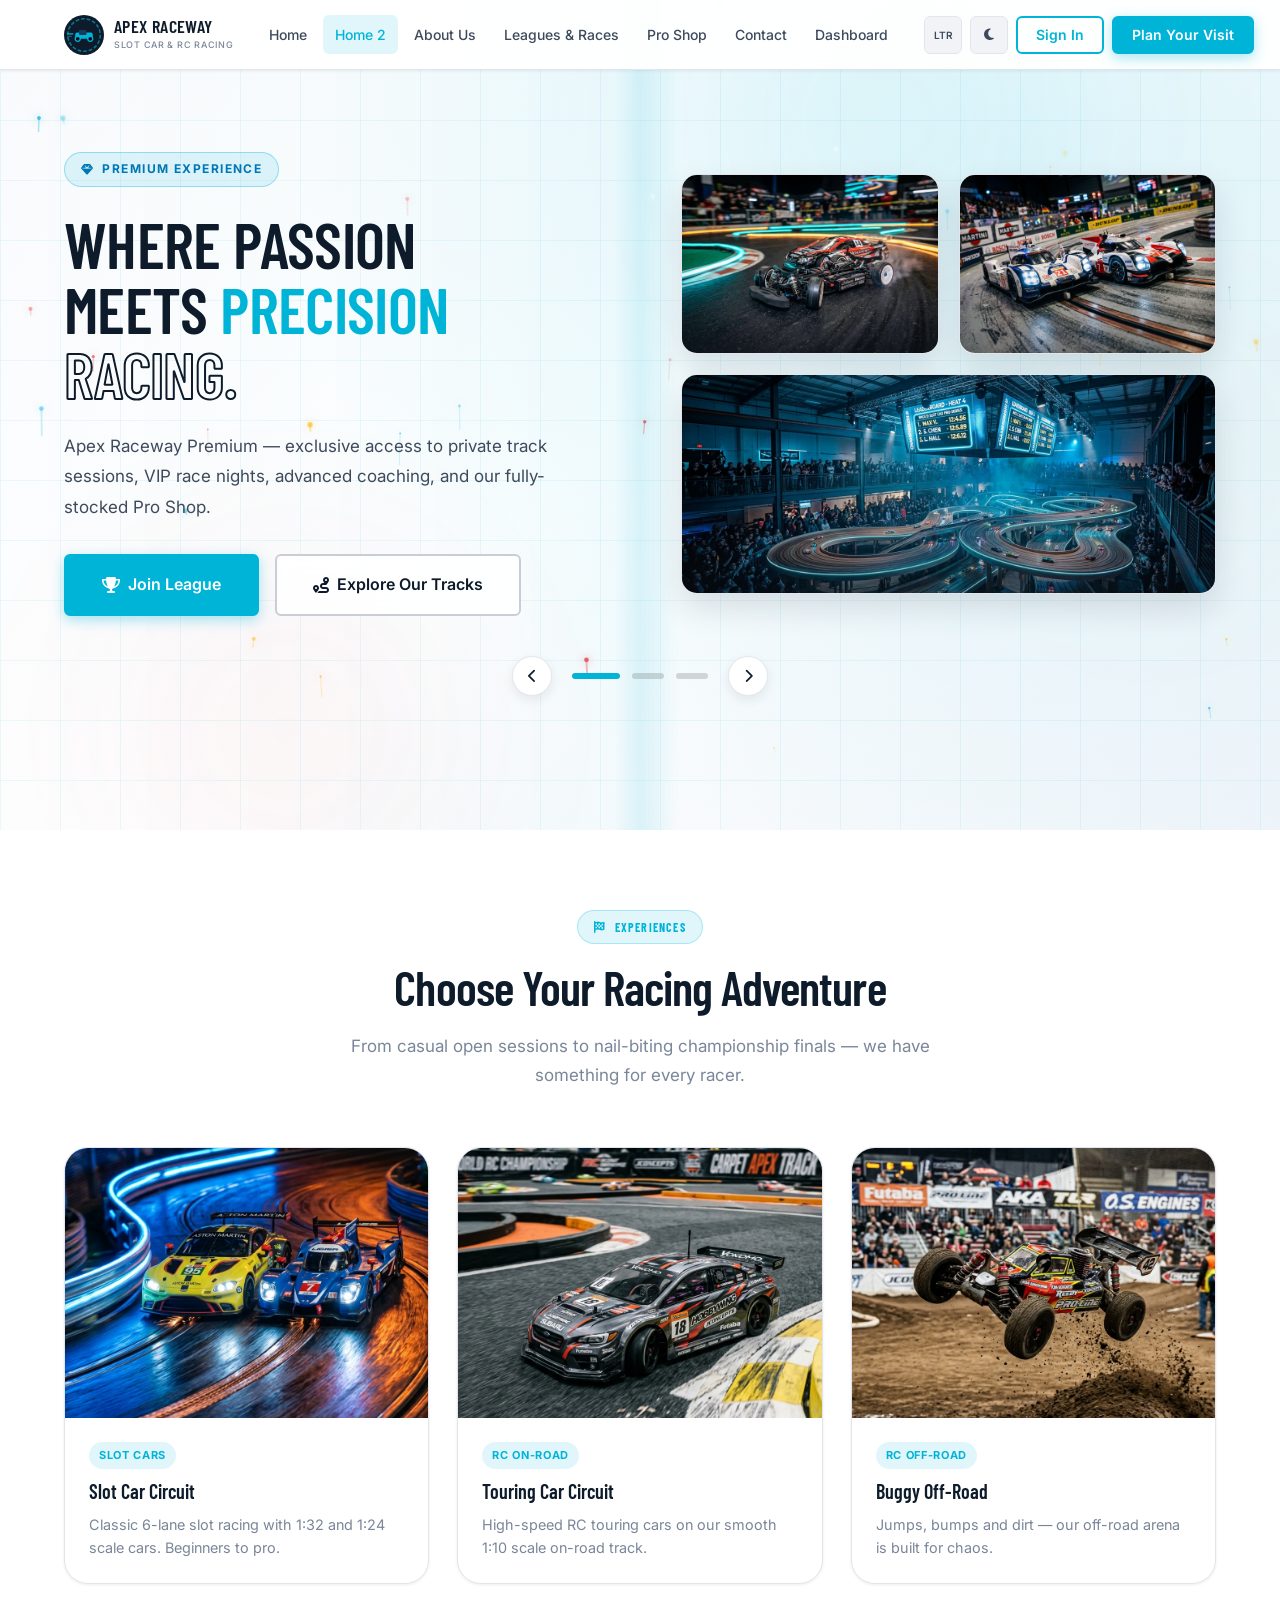
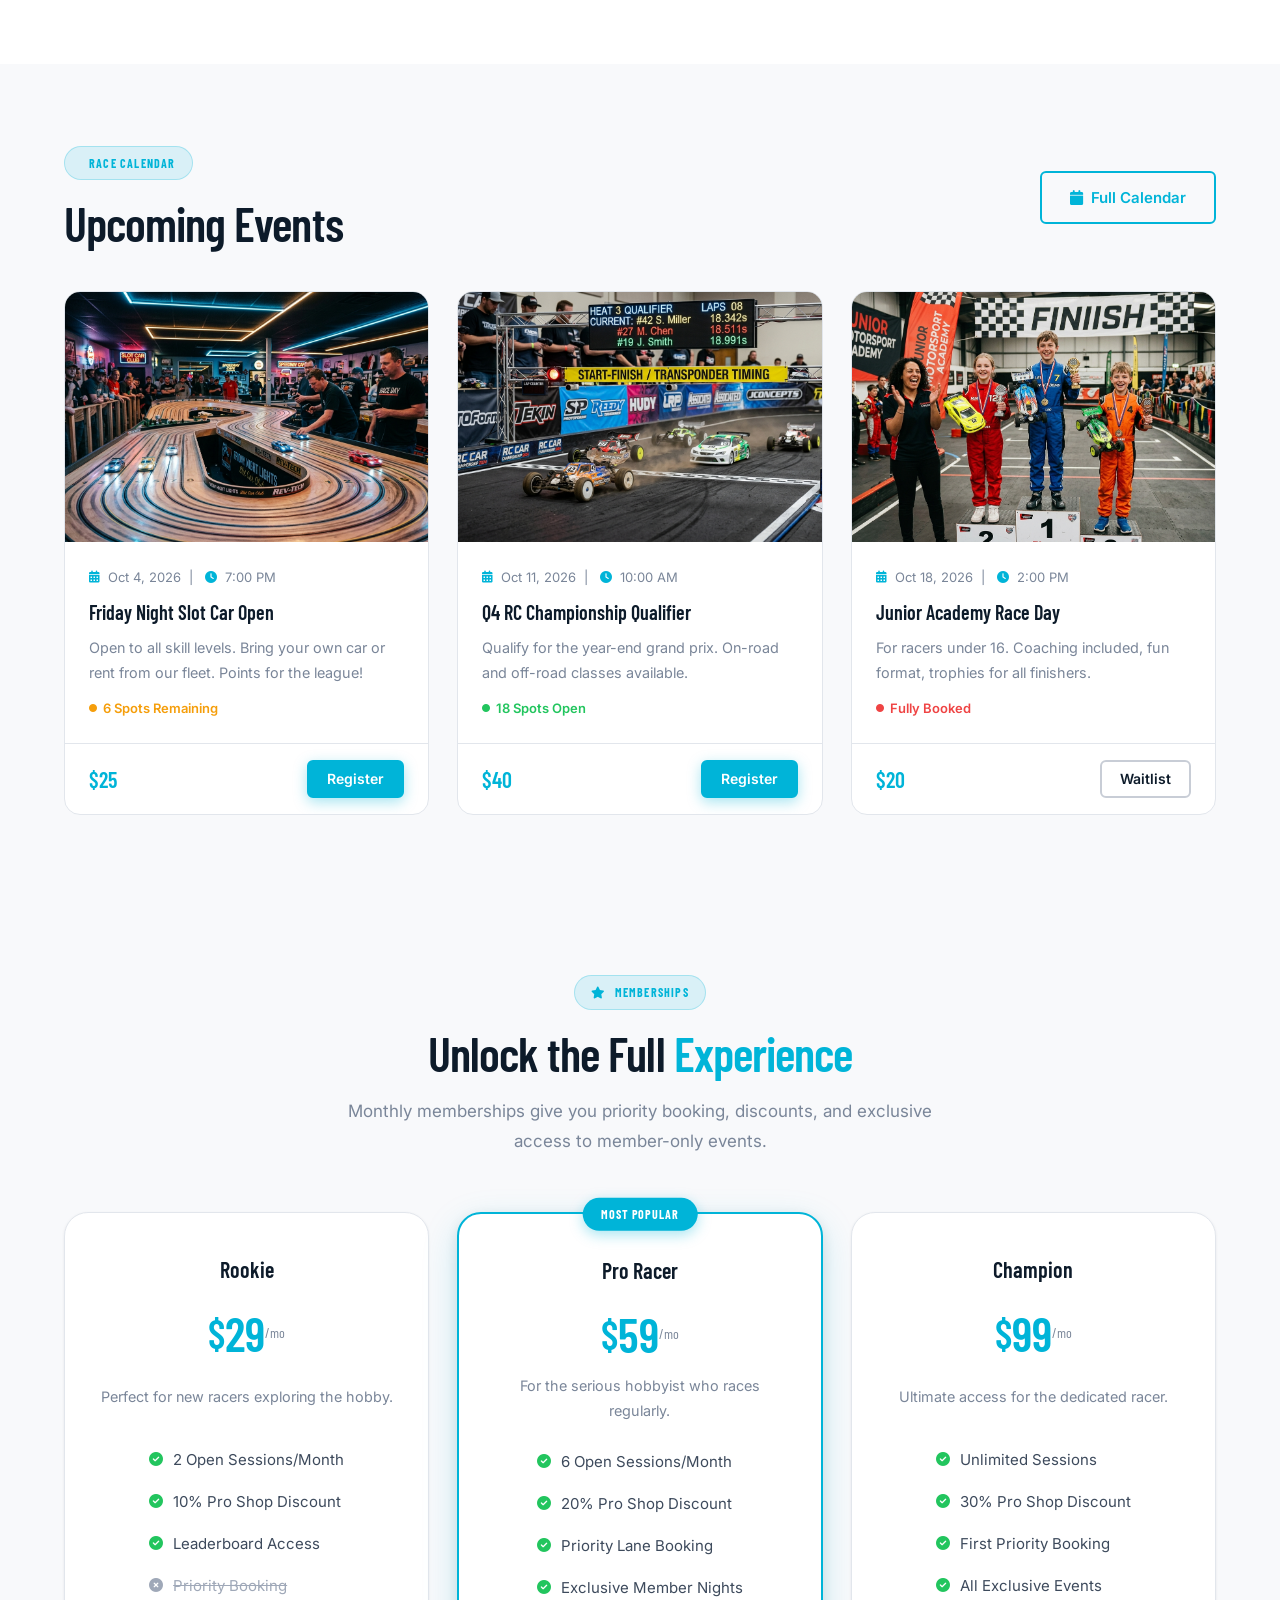
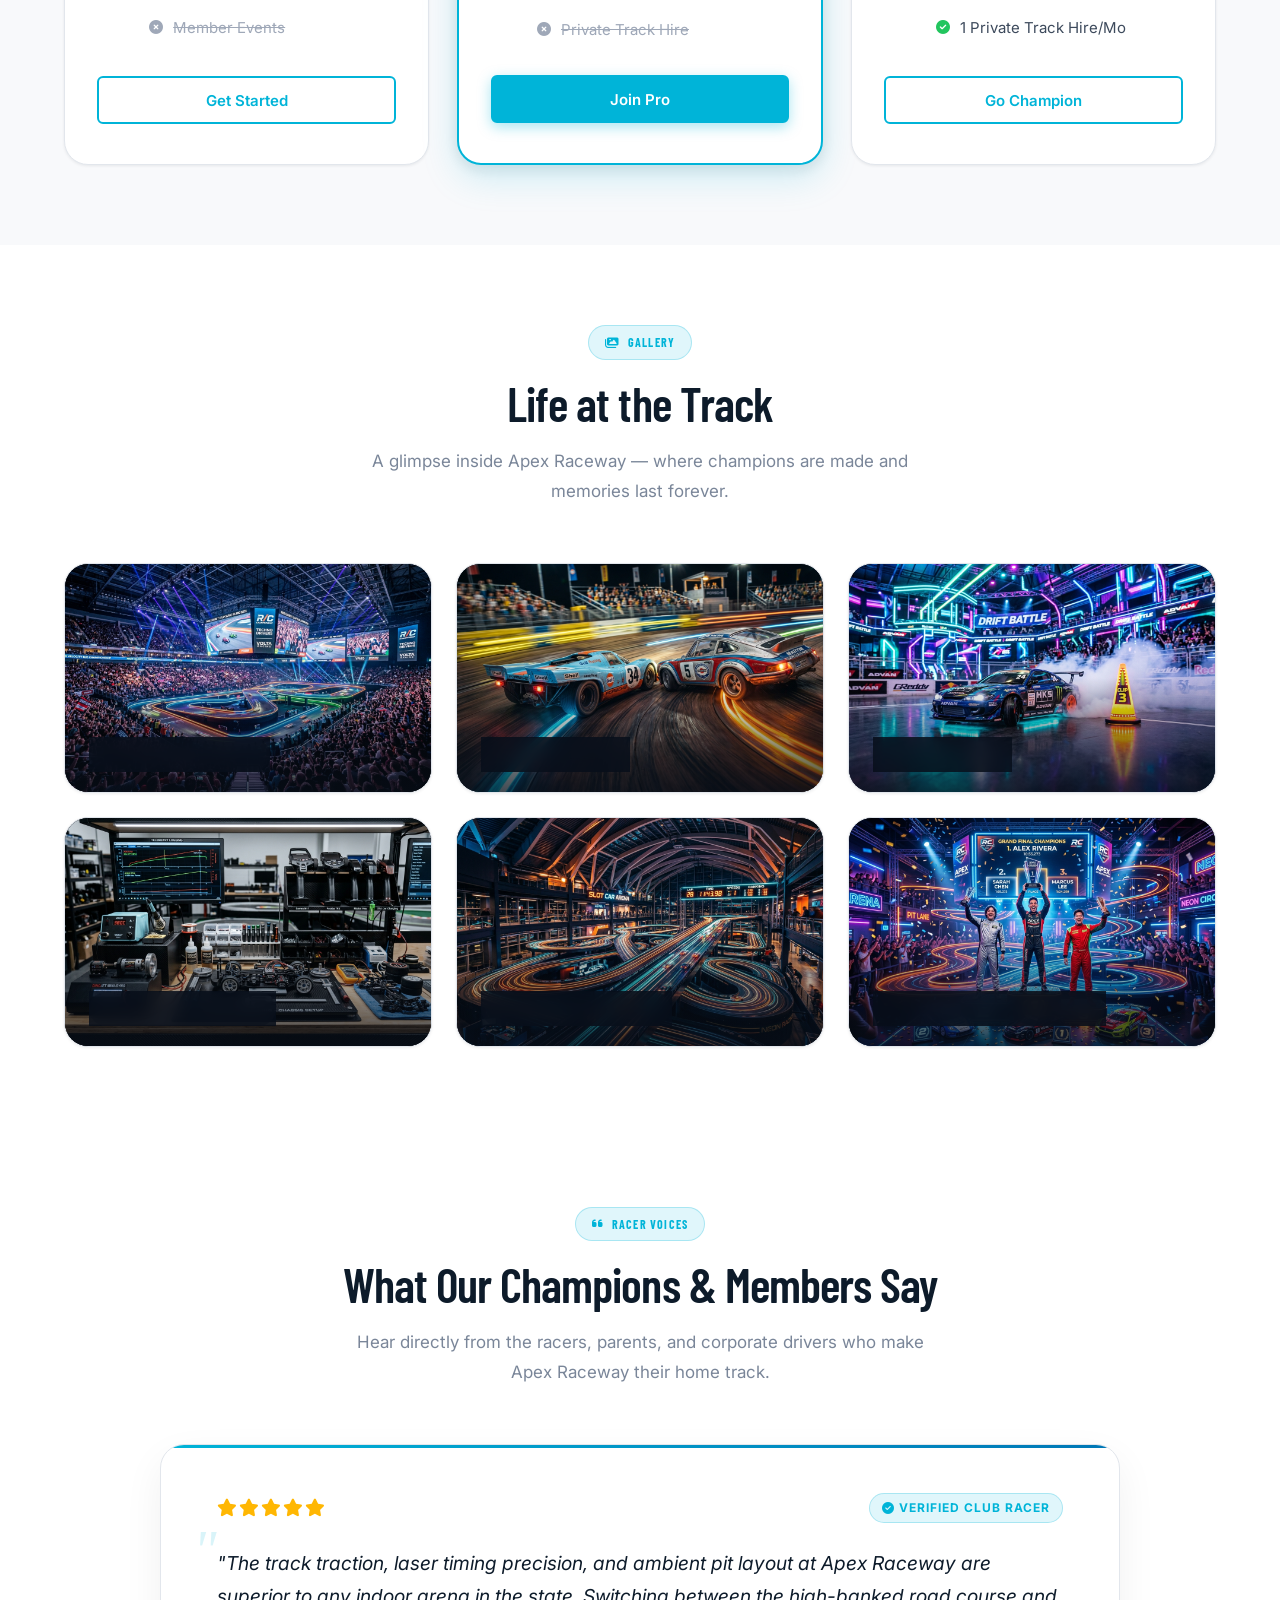
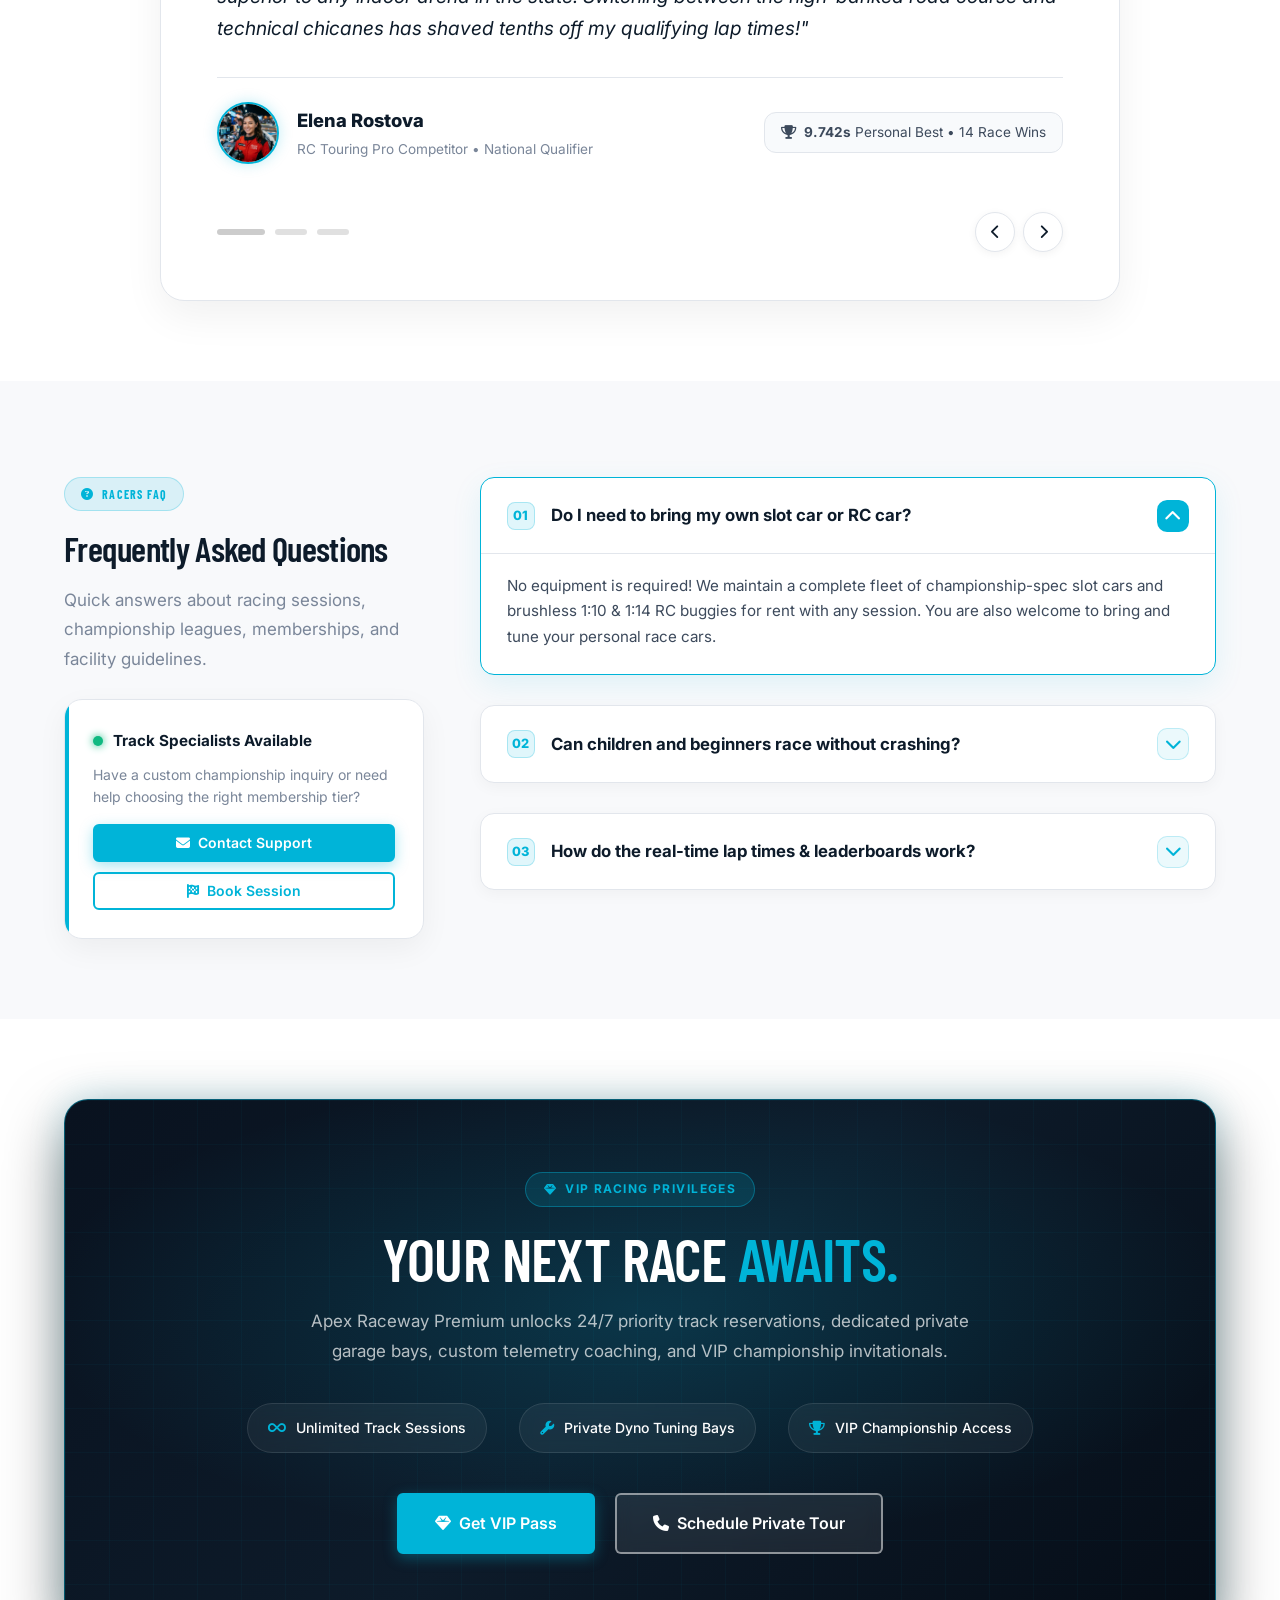
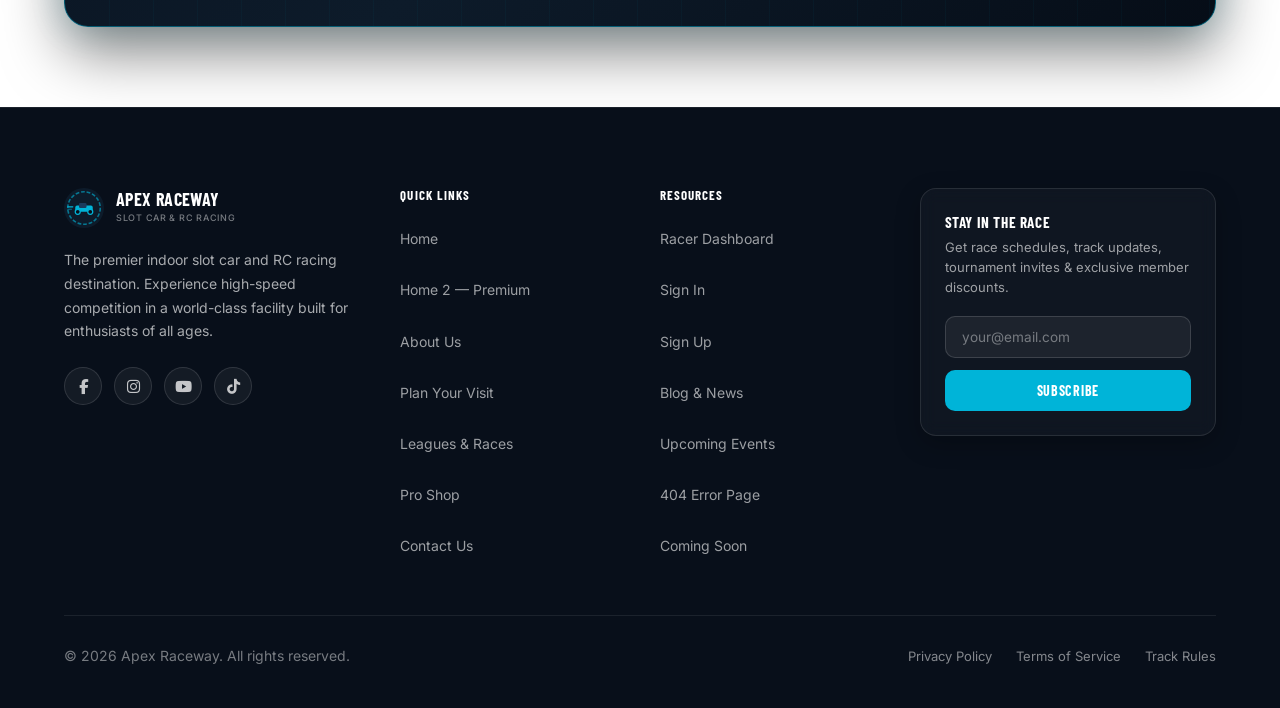
<file: home2.html>
<!DOCTYPE html>
<html lang="en" id="root-html">
<head>
<meta charset="UTF-8">
<meta name="viewport" content="width=device-width, initial-scale=1.0">
<meta name="description" content="Apex Raceway Premium — Experience slot car and RC racing at the highest level. Exclusive memberships, private track sessions, and VIP race nights.">
<title>Home 2 — Premium | Apex Raceway</title>
<link rel="icon" type="image/svg+xml" href="favicon.svg">
<link rel="stylesheet" href="https://cdnjs.cloudflare.com/ajax/libs/font-awesome/6.5.1/css/all.min.css">
<link rel="stylesheet" href="style.css">
<style>
.hero2 {
    position: relative;
    min-height: calc(100vh - var(--nav-h));
    display: flex;
    align-items: center;
    background: radial-gradient(circle at 80% 20%, rgba(0, 180, 216, 0.12) 0%, transparent 60%), linear-gradient(135deg, #F8FAFC 0%, #FFFFFF 50%, #EEF4F9 100%);
    overflow: hidden;
    padding-top: calc(var(--nav-h) + 1.25rem);
    padding-bottom: 4.5rem;
    transition: background 250ms ease;
}
html.dark .hero2 {
    background: #080F1A;
}
.hero2::before {
    content: '';
    position: absolute;
    inset: 0;
    background-image: linear-gradient(rgba(0, 180, 216, 0.1) 1px, transparent 1px), linear-gradient(90deg, rgba(0, 180, 216, 0.1) 1px, transparent 1px);
    background-size: 60px 60px;
    pointer-events: none;
    opacity: 0.75;
    z-index: 1;
}
html.dark .hero2::before {
    background-image: linear-gradient(rgba(0, 180, 216, 0.07) 1px, transparent 1px), linear-gradient(90deg, rgba(0, 180, 216, 0.07) 1px, transparent 1px);
    opacity: 1;
}

/* Background Canvas & Particle Layer */
.hero-bg-canvas {
    position: absolute;
    inset: 0;
    width: 100%;
    height: 100%;
    pointer-events: none;
    z-index: 1;
}

/* Atmospheric Glowing Orbs */
.hero-glow-orb {
    position: absolute;
    border-radius: 50%;
    filter: blur(95px);
    pointer-events: none;
    z-index: 1;
    opacity: 0.25;
}
html.dark .hero-glow-orb {
    opacity: 0.45;
    mix-blend-mode: screen;
}
.hero-glow-orb-1 {
    width: 480px;
    height: 480px;
    background: radial-gradient(circle, rgba(0, 180, 216, 0.35) 0%, transparent 70%);
    top: -120px;
    right: 12%;
    animation: orbFloat1 12s ease-in-out infinite alternate;
}
.hero-glow-orb-2 {
    width: 520px;
    height: 520px;
    background: radial-gradient(circle, rgba(230, 57, 70, 0.28) 0%, transparent 70%);
    bottom: -160px;
    left: 2%;
    animation: orbFloat2 15s ease-in-out infinite alternate;
}
.hero-glow-orb-3 {
    width: 380px;
    height: 380px;
    background: radial-gradient(circle, rgba(255, 183, 3, 0.2) 0%, transparent 70%);
    top: 32%;
    right: -60px;
    animation: orbFloat3 18s ease-in-out infinite alternate;
}

@keyframes orbFloat1 {
    0% { transform: translate(0, 0) scale(1); }
    100% { transform: translate(-45px, 55px) scale(1.18); }
}
@keyframes orbFloat2 {
    0% { transform: translate(0, 0) scale(1); }
    100% { transform: translate(55px, -45px) scale(1.12); }
}
@keyframes orbFloat3 {
    0% { transform: translate(0, 0) scale(1); }
    100% { transform: translate(-35px, -55px) scale(0.92); }
}

/* High-Velocity Speed Beams (Slot Car & Telemetry Current Lines) */
.hero-speed-line {
    position: absolute;
    height: 2px;
    background: linear-gradient(90deg, transparent, rgba(0, 180, 216, 0.85), #fff, transparent);
    box-shadow: 0 0 14px rgba(0, 180, 216, 0.9);
    pointer-events: none;
    z-index: 1;
    border-radius: 2px;
    opacity: 0;
}
.hero-speed-line-1 {
    top: 22%;
    width: 320px;
    animation: speedBeam1 5.5s cubic-bezier(0.25, 1, 0.5, 1) infinite;
}
.hero-speed-line-2 {
    top: 64%;
    width: 420px;
    background: linear-gradient(90deg, transparent, rgba(230, 57, 70, 0.85), #fff, transparent);
    box-shadow: 0 0 14px rgba(230, 57, 70, 0.9);
    animation: speedBeam2 7.2s cubic-bezier(0.25, 1, 0.5, 1) infinite 2.5s;
}
.hero-speed-line-3 {
    top: 44%;
    width: 260px;
    animation: speedBeam1 6.8s cubic-bezier(0.25, 1, 0.5, 1) infinite 4.2s;
}

@keyframes speedBeam1 {
    0% { left: -450px; opacity: 0; }
    15% { opacity: 0.9; }
    60% { opacity: 0.95; }
    100% { left: 105%; opacity: 0; }
}
@keyframes speedBeam2 {
    0% { left: -500px; opacity: 0; }
    15% { opacity: 0.9; }
    60% { opacity: 0.95; }
    100% { left: 105%; opacity: 0; }
}

/* Telemetry Grid Radar Sweep */
.hero-radar-sweep {
    position: absolute;
    inset: 0;
    background: linear-gradient(to right, transparent 0%, rgba(0, 180, 216, 0.03) 48%, rgba(0, 180, 216, 0.15) 50%, transparent 53%);
    pointer-events: none;
    z-index: 1;
    animation: radarSweep 9s linear infinite;
    opacity: 0.8;
}
@keyframes radarSweep {
    0% { transform: translateX(-100%); }
    100% { transform: translateX(100%); }
}

.hero2-slider {
    position: relative;
    width: 100%;
}
.hero2-slides {
    position: relative;
    width: 100%;
}
.hero2-slide {
    position: absolute;
    inset: 0;
    width: 100%;
    opacity: 0;
    visibility: hidden;
    pointer-events: none;
    transition: opacity 600ms cubic-bezier(0.16, 1, 0.3, 1), transform 600ms cubic-bezier(0.16, 1, 0.3, 1);
    transform: translateY(16px);
}
.hero2-slide.active {
    opacity: 1;
    visibility: visible;
    pointer-events: auto;
    transform: translateY(0);
    position: relative;
    z-index: 2;
}
.hero2-grid {
    display: grid;
    grid-template-columns: 1.05fr 1fr;
    gap: 3.5rem;
    align-items: center;
    position: relative;
    z-index: 2;
    width: 100%;
}
.hero2-content {
    display: flex;
    flex-direction: column;
}
.hero2-label {
    display: inline-flex;
    align-items: center;
    gap: 0.5rem;
    background: rgba(0, 180, 216, 0.12);
    color: var(--primary-dark);
    border: 1px solid rgba(0, 180, 216, 0.35);
    padding: 0.375rem 1rem;
    border-radius: var(--radius-full);
    font-size: 0.75rem;
    font-weight: 700;
    letter-spacing: 0.12em;
    text-transform: uppercase;
    margin-bottom: 1.5rem;
    align-self: flex-start;
}
html.dark .hero2-label {
    background: rgba(0, 180, 216, 0.15);
    color: var(--primary);
}
.hero2-title {
    font-family: var(--font-heading);
    font-size: clamp(2.4rem, 5vw, 4.25rem);
    font-weight: 600;
    color: var(--text-heading);
    line-height: 1.02;
    text-transform: uppercase;
    letter-spacing: -0.01em;
    margin-bottom: 1.5rem;
}
html.dark .hero2-title {
    color: #fff;
}
.hero2-title .accent {
    color: var(--primary);
    -webkit-text-stroke: 0;
}
.hero2-title .outlined {
    -webkit-text-stroke: 2px var(--text-heading);
    color: transparent;
}
html.dark .hero2-title .outlined {
    -webkit-text-stroke: 2px rgba(255, 255, 255, 0.85);
}
.hero2-desc {
    color: var(--text-body);
    font-size: 1.0625rem;
    max-width: 520px;
    line-height: 1.8;
    margin-bottom: 2rem;
    font-weight: 400;
}
html.dark .hero2-desc {
    color: rgba(255, 255, 255, 0.68);
}
.hero2-actions {
    display: flex;
    gap: 1rem;
    flex-wrap: wrap;
}
.hero2-actions .btn-ghost {
    color: var(--text-heading);
    border: 2px solid var(--border-strong);
    background: rgba(255, 255, 255, 0.85);
    backdrop-filter: blur(8px);
}
.hero2-actions .btn-ghost:hover {
    border-color: var(--primary);
    color: var(--primary);
    background: var(--bg-surface);
}
html.dark .hero2-actions .btn-ghost {
    color: #fff;
    border-color: rgba(255, 255, 255, 0.35);
    background: transparent;
}
html.dark .hero2-actions .btn-ghost:hover {
    border-color: var(--primary);
    color: var(--primary);
    background: rgba(0, 180, 216, 0.1);
}

/* 3-Image Bento Gallery */
.hero2-gallery {
    display: flex;
    flex-direction: column;
    gap: 1.25rem;
    position: relative;
    width: 100%;
}
.hero2-gallery-top {
    display: grid;
    grid-template-columns: 1fr 1fr;
    gap: 1.25rem;
}
.hero2-gallery-bottom {
    width: 100%;
}
.hero2-gallery-item {
    position: relative;
    border-radius: var(--radius-lg);
    overflow: hidden;
    border: 1px solid var(--border);
    box-shadow: 0 14px 32px rgba(13, 27, 42, 0.12);
    background: #fff;
    transition: all 300ms ease;
}
html.dark .hero2-gallery-item {
    border: 1px solid rgba(255, 255, 255, 0.12);
    box-shadow: 0 16px 36px rgba(0, 0, 0, 0.4);
    background: #111B29;
}
.hero2-gallery-item:hover {
    transform: translateY(-4px);
    border-color: var(--primary);
    box-shadow: 0 20px 48px rgba(0, 180, 216, 0.25);
}
.hero2-gallery-item img {
    width: 100%;
    height: 100%;
    object-fit: cover;
    display: block;
    transition: transform 500ms ease;
}
.hero2-gallery-item:hover img {
    transform: scale(1.05);
}
.hero2-gallery-top .hero2-gallery-item {
    height: 180px;
}
.hero2-gallery-bottom .hero2-gallery-item {
    height: 220px;
}
.hero2-img-glow {
    position: absolute;
    inset: 0;
    background: linear-gradient(180deg, transparent 50%, rgba(13, 27, 42, 0.35) 100%);
    pointer-events: none;
}
html.dark .hero2-img-glow {
    background: linear-gradient(180deg, transparent 40%, rgba(8, 15, 26, 0.65) 100%);
}

/* Unified Bottom Controls (Prev Arrow, Indicators, Next Arrow) */
.hero2-controls {
    display: flex;
    align-items: center;
    justify-content: center;
    gap: 1.25rem;
    margin-top: 2.5rem;
    position: relative;
    z-index: 10;
}
.hero2-control-btn {
    width: 40px;
    height: 40px;
    border-radius: 50%;
    background: #FFFFFF;
    border: 1px solid var(--border);
    color: var(--text-heading);
    box-shadow: 0 4px 12px rgba(0, 0, 0, 0.08);
    display: flex;
    align-items: center;
    justify-content: center;
    font-size: 0.875rem;
    cursor: pointer;
    transition: all 250ms ease;
    backdrop-filter: blur(8px);
    -webkit-backdrop-filter: blur(8px);
}
html.dark .hero2-control-btn {
    background: rgba(13, 27, 42, 0.85);
    border: 1px solid rgba(255, 255, 255, 0.2);
    color: #fff;
    box-shadow: none;
}
.hero2-control-btn:hover {
    background: var(--primary);
    border-color: var(--primary);
    color: #fff;
    transform: scale(1.1);
    box-shadow: 0 0 16px rgba(0, 180, 216, 0.5);
}
.hero2-dots {
    display: flex;
    align-items: center;
    gap: 0.75rem;
}
.hero2-dot {
    width: 32px;
    height: 6px;
    border-radius: var(--radius-full);
    background: rgba(0, 0, 0, 0.15);
    border: none;
    cursor: pointer;
    padding: 0;
    overflow: hidden;
    position: relative;
    transition: all 300ms ease;
}
html.dark .hero2-dot {
    background: rgba(255, 255, 255, 0.25);
}
.hero2-dot.active {
    width: 48px;
    background: rgba(0, 0, 0, 0.25);
}
html.dark .hero2-dot.active {
    background: rgba(255, 255, 255, 0.35);
}
.hero2-dot-fill {
    display: block;
    height: 100%;
    width: 0%;
    background: var(--primary);
    border-radius: var(--radius-full);
}
.hero2-dot.active .hero2-dot-fill {
    width: 100%;
    transition: width 5000ms linear;
}

.tab-panel { display:none; } .tab-panel.active { display:block; }
.tab-btn { padding:.625rem 1.5rem; border-radius:var(--radius-full); background:var(--bg-muted); border:1.5px solid var(--border); font-size:.875rem; font-weight:600; color:var(--text-body); cursor:pointer; transition:all 150ms; }
.tab-btn.active { background:var(--primary); border-color:var(--primary); color:#fff; }
.experience-card { 
    background: var(--bg-card); 
    border: 1px solid var(--border); 
    border-radius: var(--radius-xl); 
    overflow: hidden; 
    display: flex; 
    flex-direction: column; 
    height: 100%; 
    transition: all 250ms ease; 
    box-shadow: var(--shadow-sm);
}
.experience-card:hover { 
    transform: translateY(-4px); 
    box-shadow: var(--shadow-lg); 
    border-color: var(--primary);
}
.experience-card-img { 
    height: 270px; 
    width: 100%; 
    overflow: hidden; 
    position: relative; 
}
.experience-card-img img { 
    width: 100%; 
    height: 100%; 
    object-fit: cover; 
    transition: transform 400ms ease; 
}
.experience-card:hover .experience-card-img img { 
    transform: scale(1.05); 
}
.experience-card-body { 
    padding: 1.5rem; 
    display: flex; 
    flex-direction: column; 
    flex: 1; 
    gap: 0.625rem; 
}
.experience-card-tag { 
    display: inline-flex; 
    background: var(--primary-light); 
    color: var(--primary); 
    padding: 0.25rem 0.625rem; 
    border-radius: var(--radius-full); 
    font-size: 0.6875rem; 
    font-weight: 700; 
    text-transform: uppercase; 
    letter-spacing: 0.06em; 
    align-self: flex-start; 
}
html.dark .experience-card-tag {
    background: rgba(0, 180, 216, 0.15);
    color: var(--primary);
}
.experience-card-title { 
    font-family: var(--font-heading); 
    font-size: 1.25rem; 
    font-weight: 600; 
    color: var(--text-heading); 
    margin: 0; 
}
.experience-card-desc { 
    font-size: 0.9rem; 
    color: var(--text-muted); 
    line-height: 1.6; 
    font-weight: 400; 
    margin: 0; 
}
.membership-card { 
    background: var(--bg-card); 
    border: 1.5px solid var(--border); 
    border-radius: var(--radius-xl); 
    padding: 2.5rem 2rem; 
    text-align: center; 
    transition: all 250ms ease; 
    display: flex; 
    flex-direction: column; 
    height: 100%; 
    position: relative; 
    box-shadow: var(--shadow-sm);
}
.membership-card:hover { 
    box-shadow: var(--shadow-xl); 
    transform: translateY(-4px); 
    border-color: var(--primary);
}
.membership-card.featured { 
    border: 2px solid var(--primary); 
    background: var(--bg-card);
    box-shadow: 0 12px 36px rgba(0, 180, 216, 0.18), var(--shadow-md); 
}
.membership-title { 
    font-family: var(--font-heading); 
    font-size: 1.375rem; 
    font-weight: 600; 
    color: var(--text-heading);
    margin-bottom: .5rem; 
    min-height: 2rem; 
    display: flex; 
    align-items: center; 
    justify-content: center; 
}
.membership-price { 
    font-family: var(--font-heading); 
    font-size: 3rem; 
    font-weight: 600; 
    color: var(--primary); 
    line-height: 1; 
    margin: .75rem 0; 
    min-height: 3.5rem; 
    display: flex; 
    align-items: center; 
    justify-content: center; 
}
.membership-price small { 
    font-size: .875rem; 
    font-weight: 400; 
    color: var(--text-muted); 
}
.membership-card .pricing-desc { 
    font-size: .9rem; 
    color: var(--text-muted); 
    margin-bottom: 1.5rem; 
    font-weight: 400; 
    min-height: 48px; 
    display: flex; 
    align-items: center; 
    justify-content: center; 
}
.membership-card .pricing-features { 
    flex: 1 1 auto; 
    text-align: left; 
    display: flex; 
    flex-direction: column; 
    gap: .875rem; 
    margin-bottom: 2rem; 
    justify-content: flex-start; 
    width: fit-content;
    margin-inline: auto;
    max-width: 100%;
}
.membership-card .pricing-feature { 
    height: 28px; 
    display: flex; 
    align-items: center; 
    gap: .625rem; 
    font-size: .9375rem; 
    color: var(--text-body);
}
.membership-card .pricing-feature i {
    color: var(--success);
    font-size: 0.875rem;
    flex-shrink: 0;
}
.membership-card .pricing-feature.no i {
    color: var(--text-light);
}
.membership-card .pricing-feature.no span {
    color: var(--text-light);
    text-decoration: line-through;
}
.membership-card .btn { 
    margin-top: auto; 
    width: 100%; 
    height: 48px; 
    min-height: 48px; 
    display: inline-flex; 
    align-items: center; 
    justify-content: center; 
}

@media(max-width:1024px) {
    .hero2-grid { 
        grid-template-columns: 1fr; 
        gap: 2.5rem; 
        text-align: center; 
    }
    .hero2-content { 
        align-items: center; 
        text-align: center; 
        margin-inline: auto; 
        max-width: 680px; 
    }
    .hero2-label { 
        align-self: center; 
    }
    .hero2-desc { 
        margin-inline: auto; 
        text-align: center; 
    }
    .hero2-actions { 
        justify-content: center; 
    }
    .hero2-gallery { 
        max-width: 680px; 
        margin-inline: auto; 
    }
    .hero2-gallery-top .hero2-gallery-item { height: 170px; }
    .hero2-gallery-bottom .hero2-gallery-item { height: 210px; }
    .hero2-slider-arrow { display: none; }
}
@media(max-width:575px) {
    .hero2-gallery-top .hero2-gallery-item { height: 130px; }
    .hero2-gallery-bottom .hero2-gallery-item { height: 170px; }
    .hero2-actions { flex-direction: column; width: 100%; }
    .hero2-actions .btn { width: 100%; justify-content: center; }
    .hero2-controls { gap: 0.75rem; }
    .hero2-dot { width: 24px; }
    .hero2-dot.active { width: 36px; }
}
</style>
</head>
<body>
<div id="main-nav"></div>

<!-- Hero 2 — 3-Slide Interactive Carousel (5s Auto-Rotation) -->
<section class="hero2" id="heroRacewaySection">
  <!-- Theme Animated Background Elements -->
  <canvas id="racewayBgCanvas" class="hero-bg-canvas"></canvas>
  <div class="hero-glow-orb hero-glow-orb-1"></div>
  <div class="hero-glow-orb hero-glow-orb-2"></div>
  <div class="hero-glow-orb hero-glow-orb-3"></div>
  <div class="hero-speed-line hero-speed-line-1"></div>
  <div class="hero-speed-line hero-speed-line-2"></div>
  <div class="hero-speed-line hero-speed-line-3"></div>
  <div class="hero-radar-sweep"></div>

  <div class="container" style="width:100%;position:relative;z-index:2;">
    <div class="hero2-slider">

      <div class="hero2-slides">
        
        <!-- Slide 1 -->
        <div class="hero2-slide active" data-slide="0">
          <div class="hero2-grid">
            <div class="hero2-content">
              <div class="hero2-label"><i class="fas fa-gem"></i> Premium Experience</div>
              <h1 class="hero2-title">
                Where Passion<br>
                Meets <span class="accent">Precision</span><br>
                <span class="outlined">Racing.</span>
              </h1>
              <p class="hero2-desc">
                Apex Raceway Premium — exclusive access to private track sessions, VIP race nights, advanced coaching, and our fully-stocked Pro Shop.
              </p>
              <div class="hero2-actions">
                <a href="leagues.html" class="btn btn-primary btn-lg"><i class="fas fa-trophy"></i> Join League</a>
                <a href="book-track.html" class="btn btn-ghost btn-lg"><i class="fas fa-route"></i> Explore Our Tracks</a>
              </div>
            </div>

            <div class="hero2-gallery">
              <div class="hero2-gallery-top">
                <div class="hero2-gallery-item">
                  <img src="assets/home2_hero_1.jpg" alt="RC Touring & Drift Apex Action" loading="eager">
                  <div class="hero2-img-glow"></div>
                </div>
                <div class="hero2-gallery-item">
                  <img src="assets/home2_hero_2.jpg" alt="Le Mans Slot Cars Banked Turn" loading="eager">
                  <div class="hero2-img-glow"></div>
                </div>
              </div>
              <div class="hero2-gallery-bottom">
                <div class="hero2-gallery-item">
                  <img src="assets/home2_hero_3.jpg" alt="Championship Raceway Stadium Arena" loading="eager">
                  <div class="hero2-img-glow"></div>
                </div>
              </div>
            </div>
          </div>
        </div>

        <!-- Slide 2 -->
        <div class="hero2-slide" data-slide="1">
          <div class="hero2-grid">
            <div class="hero2-content">
              <div class="hero2-label"><i class="fas fa-trophy"></i> Championship Series</div>
              <h1 class="hero2-title">
                Dominate Every<br>
                <span class="accent">Apex Turn.</span><br>
                <span class="outlined">Claim Trophy.</span>
              </h1>
              <p class="hero2-desc">
                Compete on state-of-the-art telemetry tracks with weekly sanctioned RC & slot car tournament brackets, live timing, and seasonal cup prizes.
              </p>
              <div class="hero2-actions">
                <a href="leagues.html" class="btn btn-primary btn-lg"><i class="fas fa-flag-checkered"></i> View Leagues</a>
                <a href="dashboard.html" class="btn btn-ghost btn-lg"><i class="fas fa-gauge-high"></i> Leaderboards</a>
              </div>
            </div>

            <div class="hero2-gallery">
              <div class="hero2-gallery-top">
                <div class="hero2-gallery-item">
                  <img src="assets/home2_hero2_1.jpg" alt="RC Drift Night Competition" loading="lazy">
                  <div class="hero2-img-glow"></div>
                </div>
                <div class="hero2-gallery-item">
                  <img src="assets/home2_hero2_2.jpg" alt="Pro Slot Car Racing Battle" loading="lazy">
                  <div class="hero2-img-glow"></div>
                </div>
              </div>
              <div class="hero2-gallery-bottom">
                <div class="hero2-gallery-item">
                  <img src="assets/home2_hero2_3.jpg" alt="Grand Tournament Raceway Arena" loading="lazy">
                  <div class="hero2-img-glow"></div>
                </div>
              </div>
            </div>
          </div>
        </div>

        <!-- Slide 3 -->
        <div class="hero2-slide" data-slide="2">
          <div class="hero2-grid">
            <div class="hero2-content">
              <div class="hero2-label"><i class="fas fa-wrench"></i> Pro Shop & Tuning</div>
              <h1 class="hero2-title">
                Engineered For<br>
                <span class="accent">Maximum</span><br>
                <span class="outlined">Velocity.</span>
              </h1>
              <p class="hero2-desc">
                Unleash peak performance with pro-grade brushless motor dyno tuning, precision chassis upgrades, expert coaching, and factory trackside support.
              </p>
              <div class="hero2-actions">
                <a href="pro-shop.html" class="btn btn-primary btn-lg"><i class="fas fa-store"></i> Shop Upgrades</a>
                <a href="book-track.html" class="btn btn-ghost btn-lg"><i class="fas fa-clock"></i> Book Tuning Bay</a>
              </div>
            </div>

            <div class="hero2-gallery">
              <div class="hero2-gallery-top">
                <div class="hero2-gallery-item">
                  <img src="assets/home2_hero3_1.jpg" alt="RC Dyno Tuning & Workbench" loading="lazy">
                  <div class="hero2-img-glow"></div>
                </div>
                <div class="hero2-gallery-item">
                  <img src="assets/home2_hero3_2.jpg" alt="Neon Slot Car Night Circuit" loading="lazy">
                  <div class="hero2-img-glow"></div>
                </div>
              </div>
              <div class="hero2-gallery-bottom">
                <div class="hero2-gallery-item">
                  <img src="assets/home2_hero3_3.jpg" alt="Elite RC Pro Pit Bay Arena" loading="lazy">
                  <div class="hero2-img-glow"></div>
                </div>
              </div>
            </div>
          </div>
        </div>

      </div>

      <!-- Unified Bottom Controls (Prev, Indicators, Next) -->
      <div class="hero2-controls">
        <button class="hero2-control-btn prev" onclick="hero2PrevSlide()" aria-label="Previous Slide">
          <i class="fas fa-chevron-left"></i>
        </button>
        <div class="hero2-dots">
          <button class="hero2-dot active" onclick="hero2GoToSlide(0)" aria-label="Slide 1"><span class="hero2-dot-fill"></span></button>
          <button class="hero2-dot" onclick="hero2GoToSlide(1)" aria-label="Slide 2"><span class="hero2-dot-fill"></span></button>
          <button class="hero2-dot" onclick="hero2GoToSlide(2)" aria-label="Slide 3"><span class="hero2-dot-fill"></span></button>
        </div>
        <button class="hero2-control-btn next" onclick="hero2NextSlide()" aria-label="Next Slide">
          <i class="fas fa-chevron-right"></i>
        </button>
      </div>

    </div>
  </div>
</section>

<!-- Experiences Section -->
<section class="section">
  <div class="container">
    <div class="section-header animate-on-scroll">
      <div class="section-badge"><i class="fas fa-flag-checkered"></i> Experiences</div>
      <h2 class="section-title">Choose Your Racing Adventure</h2>
      <p class="section-sub">From casual open sessions to nail-biting championship finals — we have something for every racer.</p>
    </div>
    <div class="grid-3 animate-on-scroll">
      <div class="experience-card">
        <div class="experience-card-img">
          <img src="assets/exp_slot_circuit.jpg" alt="Slot Car Racing" loading="lazy">
        </div>
        <div class="experience-card-body">
          <span class="experience-card-tag">Slot Cars</span>
          <h3 class="experience-card-title">Slot Car Circuit</h3>
          <p class="experience-card-desc">Classic 6-lane slot racing with 1:32 and 1:24 scale cars. Beginners to pro.</p>
        </div>
      </div>
      <div class="experience-card">
        <div class="experience-card-img">
          <img src="assets/exp_rc_touring.jpg" alt="RC On-Road Racing" loading="lazy">
        </div>
        <div class="experience-card-body">
          <span class="experience-card-tag">RC On-Road</span>
          <h3 class="experience-card-title">Touring Car Circuit</h3>
          <p class="experience-card-desc">High-speed RC touring cars on our smooth 1:10 scale on-road track.</p>
        </div>
      </div>
      <div class="experience-card">
        <div class="experience-card-img">
          <img src="assets/exp_rc_offroad.jpg" alt="RC Off-Road" loading="lazy">
        </div>
        <div class="experience-card-body">
          <span class="experience-card-tag">RC Off-Road</span>
          <h3 class="experience-card-title">Buggy Off-Road</h3>
          <p class="experience-card-desc">Jumps, bumps and dirt — our off-road arena is built for chaos.</p>
        </div>
      </div>
    </div>
  </div>
</section>

<!-- Upcoming Race Events -->
<section class="section" style="background:var(--bg-surface);">
  <div class="container">
    <div class="flex-between animate-on-scroll" style="margin-bottom:2.5rem;flex-wrap:wrap;gap:1rem;">
      <div>
        <div class="section-badge"><i class="fas fa-calendar-star"></i> Race Calendar</div>
        <h2 class="section-title">Upcoming Events</h2>
      </div>
      <a href="leagues.html" class="btn btn-outline"><i class="fas fa-calendar"></i> Full Calendar</a>
    </div>
    <div class="grid-3 animate-on-scroll">
      <div class="race-night-card">
        <div class="race-night-img"><img src="assets/events/event_slot_open.jpg" alt="Friday Night Slot Car Open" loading="lazy"></div>
        <div class="race-night-body">
          <div class="race-night-meta"><i class="fas fa-calendar-alt"></i> Oct 4, 2026 &nbsp;|&nbsp; <i class="fas fa-clock"></i> 7:00 PM</div>
          <h3 class="race-night-title">Friday Night Slot Car Open</h3>
          <p style="font-size:.9rem;color:var(--text-muted);font-weight:400;">Open to all skill levels. Bring your own car or rent from our fleet. Points for the league!</p>
          <div class="race-night-spots spots-limited"><i class="fas fa-circle" style="font-size:.5rem;"></i> 6 Spots Remaining</div>
        </div>
        <div class="race-night-footer">
          <span class="race-night-price">$25</span>
          <a href="book-track.html" class="btn btn-primary btn-sm">Register</a>
        </div>
      </div>
      <div class="race-night-card">
        <div class="race-night-img"><img src="assets/events/event_rc_qualifier.jpg" alt="Q4 RC Championship Qualifier" loading="lazy"></div>
        <div class="race-night-body">
          <div class="race-night-meta"><i class="fas fa-calendar-alt"></i> Oct 11, 2026 &nbsp;|&nbsp; <i class="fas fa-clock"></i> 10:00 AM</div>
          <h3 class="race-night-title">Q4 RC Championship Qualifier</h3>
          <p style="font-size:.9rem;color:var(--text-muted);font-weight:400;">Qualify for the year-end grand prix. On-road and off-road classes available.</p>
          <div class="race-night-spots spots-open"><i class="fas fa-circle" style="font-size:.5rem;"></i> 18 Spots Open</div>
        </div>
        <div class="race-night-footer">
          <span class="race-night-price">$40</span>
          <a href="book-track.html" class="btn btn-primary btn-sm">Register</a>
        </div>
      </div>
      <div class="race-night-card">
        <div class="race-night-img"><img src="assets/events/event_junior_day.jpg" alt="Junior Academy Race Day" loading="lazy"></div>
        <div class="race-night-body">
          <div class="race-night-meta"><i class="fas fa-calendar-alt"></i> Oct 18, 2026 &nbsp;|&nbsp; <i class="fas fa-clock"></i> 2:00 PM</div>
          <h3 class="race-night-title">Junior Academy Race Day</h3>
          <p style="font-size:.9rem;color:var(--text-muted);font-weight:400;">For racers under 16. Coaching included, fun format, trophies for all finishers.</p>
          <div class="race-night-spots spots-full"><i class="fas fa-circle" style="font-size:.5rem;"></i> Fully Booked</div>
        </div>
        <div class="race-night-footer">
          <span class="race-night-price">$20</span>
          <a href="#" class="btn btn-ghost btn-sm">Waitlist</a>
        </div>
      </div>
    </div>
  </div>
</section>

<!-- Membership -->
<section class="section" style="background:var(--bg-surface);position:relative;overflow:hidden;">
  <div class="container" style="position:relative;z-index:1;">
    <div class="section-header animate-on-scroll">
      <div class="section-badge"><i class="fas fa-star"></i> Memberships</div>
      <h2 class="section-title">Unlock the Full <span class="text-primary">Experience</span></h2>
      <p class="section-sub">Monthly memberships give you priority booking, discounts, and exclusive access to member-only events.</p>
    </div>
    <div class="grid-3 animate-on-scroll">
      <div class="membership-card">
        <h3 class="membership-title">Rookie</h3>
        <div class="membership-price"><sup>$</sup>29<small>/mo</small></div>
        <p class="pricing-desc">Perfect for new racers exploring the hobby.</p>
        <ul class="pricing-features">
          <li class="pricing-feature"><i class="fas fa-check-circle"></i><span>2 Open Sessions/Month</span></li>
          <li class="pricing-feature"><i class="fas fa-check-circle"></i><span>10% Pro Shop Discount</span></li>
          <li class="pricing-feature"><i class="fas fa-check-circle"></i><span>Leaderboard Access</span></li>
          <li class="pricing-feature no"><i class="fas fa-times-circle"></i><span>Priority Booking</span></li>
          <li class="pricing-feature no"><i class="fas fa-times-circle"></i><span>Member Events</span></li>
        </ul>
        <a href="signup.html" class="btn btn-outline btn-full">Get Started</a>
      </div>
      <div class="membership-card featured">
        <div class="pricing-badge">Most Popular</div>
        <h3 class="membership-title">Pro Racer</h3>
        <div class="membership-price"><sup>$</sup>59<small>/mo</small></div>
        <p class="pricing-desc">For the serious hobbyist who races regularly.</p>
        <ul class="pricing-features">
          <li class="pricing-feature"><i class="fas fa-check-circle"></i><span>6 Open Sessions/Month</span></li>
          <li class="pricing-feature"><i class="fas fa-check-circle"></i><span>20% Pro Shop Discount</span></li>
          <li class="pricing-feature"><i class="fas fa-check-circle"></i><span>Priority Lane Booking</span></li>
          <li class="pricing-feature"><i class="fas fa-check-circle"></i><span>Exclusive Member Nights</span></li>
          <li class="pricing-feature no"><i class="fas fa-times-circle"></i><span>Private Track Hire</span></li>
        </ul>
        <a href="signup.html" class="btn btn-primary btn-full">Join Pro</a>
      </div>
      <div class="membership-card">
        <h3 class="membership-title">Champion</h3>
        <div class="membership-price"><sup>$</sup>99<small>/mo</small></div>
        <p class="pricing-desc">Ultimate access for the dedicated racer.</p>
        <ul class="pricing-features">
          <li class="pricing-feature"><i class="fas fa-check-circle"></i><span>Unlimited Sessions</span></li>
          <li class="pricing-feature"><i class="fas fa-check-circle"></i><span>30% Pro Shop Discount</span></li>
          <li class="pricing-feature"><i class="fas fa-check-circle"></i><span>First Priority Booking</span></li>
          <li class="pricing-feature"><i class="fas fa-check-circle"></i><span>All Exclusive Events</span></li>
          <li class="pricing-feature"><i class="fas fa-check-circle"></i><span>1 Private Track Hire/Mo</span></li>
        </ul>
        <a href="signup.html" class="btn btn-outline btn-full">Go Champion</a>
      </div>
    </div>
  </div>
</section>

<!-- Gallery Highlight: 3 + 2 Layout -->
<section class="section">
  <div class="container">
    <div class="section-header animate-on-scroll">
      <div class="section-badge"><i class="fas fa-images"></i> Gallery</div>
      <h2 class="section-title">Life at the Track</h2>
      <p class="section-sub">A glimpse inside Apex Raceway — where champions are made and memories last forever.</p>
    </div>
    <div class="gallery-3-2 animate-on-scroll">
      <!-- Top Row: 3 Images -->
      <div class="gallery-row-3">
        <div class="gallery-item">
          <img src="assets/gallery/gallery_1.jpg" alt="Championship Raceway Stadium Arena" loading="lazy">
          <div class="gallery-overlay">
            <span class="gallery-tag">Championship Arena</span>
          </div>
        </div>
        <div class="gallery-item">
          <img src="assets/gallery/gallery_2.jpg" alt="Pro Slot Car Racing Battle" loading="lazy">
          <div class="gallery-overlay">
            <span class="gallery-tag">Slot Car Battle</span>
          </div>
        </div>
        <div class="gallery-item">
          <img src="assets/gallery/gallery_3.jpg" alt="RC Drift Night Competition" loading="lazy">
          <div class="gallery-overlay">
            <span class="gallery-tag">RC Drift Arena</span>
          </div>
        </div>
      </div>
      <!-- Bottom Row: 3 Images -->
      <div class="gallery-row-3">
        <div class="gallery-item">
          <img src="assets/gallery/gallery_4.jpg" alt="Elite RC Pro Pit Bay Arena" loading="lazy">
          <div class="gallery-overlay">
            <span class="gallery-tag">Pro Pit Bays & Tuning</span>
          </div>
        </div>
        <div class="gallery-item">
          <img src="assets/gallery/gallery_5.jpg" alt="Apex Raceway Motorsport Venue" loading="lazy">
          <div class="gallery-overlay">
            <span class="gallery-tag">Night Circuit Facility</span>
          </div>
        </div>
        <div class="gallery-item">
          <img src="assets/gallery/gallery_6.jpg" alt="Grand Final Champions Podium Ceremony" loading="lazy">
          <div class="gallery-overlay">
            <span class="gallery-tag">Podium & Awards Ceremony</span>
          </div>
        </div>
      </div>
    </div>
  </div>
</section>

<!-- Customer Testimonials 3-Slide Carousel (5-second auto-switch) -->
<section class="section" id="testimonials">
  <div class="container">
    <div class="section-header animate-on-scroll">
      <div class="section-badge"><i class="fas fa-quote-left"></i> Racer Voices</div>
      <h2 class="section-title">What Our Champions & Members Say</h2>
      <p class="section-sub">Hear directly from the racers, parents, and corporate drivers who make Apex Raceway their home track.</p>
    </div>

    <div class="testimonial-carousel-wrap animate-on-scroll" id="testimonialCarousel">
      <!-- Slides Track -->
      <div class="t-slides-track">
        <!-- Slide 1 -->
        <div class="t-slide active" data-slide="0">
          <div class="t-slide-header">
            <div class="t-stars">
              <i class="fas fa-star"></i><i class="fas fa-star"></i><i class="fas fa-star"></i><i class="fas fa-star"></i><i class="fas fa-star"></i>
            </div>
            <span class="t-badge"><i class="fas fa-check-circle"></i> Verified Club Racer</span>
          </div>
          <p class="t-quote">
            "The track traction, laser timing precision, and ambient pit layout at Apex Raceway are superior to any indoor arena in the state. Switching between the high-banked road course and technical chicanes has shaved tenths off my qualifying lap times!"
          </p>
          <div class="t-profile-row">
            <div class="t-author-box">
              <img src="assets/testimonials/avatar_elena.jpg" alt="Elena Rostova - Pro RC Touring Racer" class="t-avatar" loading="lazy">
              <div>
                <div class="t-name">Elena Rostova</div>
                <div class="t-role">RC Touring Pro Competitor &bull; National Qualifier</div>
              </div>
            </div>
            <div class="t-stat-pill">
              <i class="fas fa-trophy" style="color:var(--accent);"></i>
              <span><strong>9.742s</strong> Personal Best &bull; 14 Race Wins</span>
            </div>
          </div>
        </div>

        <!-- Slide 2 -->
        <div class="t-slide" data-slide="1">
          <div class="t-slide-header">
            <div class="t-stars">
              <i class="fas fa-star"></i><i class="fas fa-star"></i><i class="fas fa-star"></i><i class="fas fa-star"></i><i class="fas fa-star"></i>
            </div>
            <span class="t-badge" style="color:#ffb703;border-color:rgba(255,183,3,0.3);background:rgba(255,183,3,0.1);"><i class="fas fa-shield-alt"></i> Family Pass Member &bull; 3 Yrs</span>
          </div>
          <p class="t-quote">
            "Apex Raceway has created something truly special for families and seasoned racers alike. The digital powerbase voltage limiters allow my 9-year-old daughter to race wheel-to-wheel with me without crashing, while Friday night leagues are pure, competitive thrill!"
          </p>
          <div class="t-profile-row">
            <div class="t-author-box">
              <img src="assets/testimonials/avatar_jason.jpg" alt="Jason Miller - West Coast Slot Car Club Captain" class="t-avatar" loading="lazy">
              <div>
                <div class="t-name">Jason Miller</div>
                <div class="t-role">West Coast Slot Car Club Captain &bull; Family Member</div>
              </div>
            </div>
            <div class="t-stat-pill">
              <i class="fas fa-heart" style="color:var(--primary);"></i>
              <span>Weekly League Top 3 &bull; 120+ Track Sessions</span>
            </div>
          </div>
        </div>

        <!-- Slide 3 -->
        <div class="t-slide" data-slide="2">
          <div class="t-slide-header">
            <div class="t-stars">
              <i class="fas fa-star"></i><i class="fas fa-star"></i><i class="fas fa-star"></i><i class="fas fa-star"></i><i class="fas fa-star"></i>
            </div>
            <span class="t-badge" style="color:#10b981;border-color:rgba(16,185,129,0.3);background:rgba(16,185,129,0.1);"><i class="fas fa-building"></i> Corporate GP Client</span>
          </div>
          <p class="t-quote">
            "We booked the full venue for our company's end-of-quarter celebration with 45 engineers. The race marshals ran an electric bracket tournament with real-time big screen telemetry. Our entire team is still talking about the photo-finish podium!"
          </p>
          <div class="t-profile-row">
            <div class="t-author-box">
              <img src="assets/testimonials/avatar_david_powell.jpg" alt="David Powell - Corporate Grand Prix Host" class="t-avatar" loading="lazy">
              <div>
                <div class="t-name">David Powell</div>
                <div class="t-role">VP of Engineering &bull; Corporate Grand Prix Host</div>
              </div>
            </div>
            <div class="t-stat-pill">
              <i class="fas fa-users" style="color:#10b981;"></i>
              <span>45-Racer Bracket GP &bull; Private Arena Lockout</span>
            </div>
          </div>
        </div>
      </div>

      <!-- Controls: Dots + Arrow Navigation -->
      <div class="t-controls">
        <div class="t-dots" id="testimonialDots">
          <div class="t-dot active" data-index="0" title="Elena Rostova"></div>
          <div class="t-dot" data-index="1" title="Jason Miller"></div>
          <div class="t-dot" data-index="2" title="David Powell"></div>
        </div>
        <div class="t-nav-btns">
          <button class="t-btn" id="prevTestimonial" aria-label="Previous Testimonial"><i class="fas fa-chevron-left"></i></button>
          <button class="t-btn" id="nextTestimonial" aria-label="Next Testimonial"><i class="fas fa-chevron-right"></i></button>
        </div>
      </div>
    </div>
  </div>
</section>

<!-- FAQ Section (2-Column Split Layout) -->
<section class="section" id="faq" style="background:var(--bg-surface);">
  <div class="container">
    <div class="faq-split-layout animate-on-scroll">
      <!-- Left Column: Header & Support Card -->
      <div class="faq-left-sticky">
        <div class="section-header" style="text-align:left;margin-bottom:1.5rem;">
          <div class="section-badge"><i class="fas fa-question-circle"></i> Racers FAQ</div>
          <h2 class="section-title" style="font-size:2.2rem;line-height:1.2;">Frequently Asked Questions</h2>
          <p class="section-sub" style="margin-left:0;max-width:100%;">
            Quick answers about racing sessions, championship leagues, memberships, and facility guidelines.
          </p>
        </div>

        <div class="faq-support-card">
          <div style="display:flex;align-items:center;gap:10px;margin-bottom:10px;">
            <span style="display:inline-block;width:10px;height:10px;background:#10b981;border-radius:50%;box-shadow:0 0 8px #10b981;"></span>
            <strong class="faq-support-title">Track Specialists Available</strong>
          </div>
          <p style="font-size:.875rem;color:var(--text-muted);margin:0 0 16px 0;line-height:1.6;">
            Have a custom championship inquiry or need help choosing the right membership tier?
          </p>
          <div style="display:flex;flex-direction:column;gap:10px;">
            <a href="contact.html" class="btn btn-primary btn-sm btn-full"><i class="fas fa-envelope"></i> Contact Support</a>
            <a href="book-track.html" class="btn btn-outline btn-sm btn-full"><i class="fas fa-flag-checkered"></i> Book Session</a>
          </div>
        </div>
      </div>

      <!-- Right Column: Accordion Stack -->
      <div class="faq-accordion-list">
        <!-- FAQ 1 -->
        <details class="faq-item" open>
          <summary class="faq-summary">
            <div class="faq-title-wrap">
              <span class="faq-num">01</span>
              <span>Do I need to bring my own slot car or RC car?</span>
            </div>
            <div class="faq-icon-box"><i class="fas fa-chevron-down"></i></div>
          </summary>
          <div class="faq-content">
            No equipment is required! We maintain a complete fleet of championship-spec slot cars and brushless 1:10 & 1:14 RC buggies for rent with any session. You are also welcome to bring and tune your personal race cars.
          </div>
        </details>

        <!-- FAQ 2 -->
        <details class="faq-item">
          <summary class="faq-summary">
            <div class="faq-title-wrap">
              <span class="faq-num">02</span>
              <span>Can children and beginners race without crashing?</span>
            </div>
            <div class="faq-icon-box"><i class="fas fa-chevron-down"></i></div>
          </summary>
          <div class="faq-content">
            Yes! Our digital slot track powerbases feature adjustable voltage limiters (50%, 75%, 100%), allowing junior racers and beginners to race side-by-side at safe, controllable speeds without de-slotting.
          </div>
        </details>

        <!-- FAQ 3 -->
        <details class="faq-item">
          <summary class="faq-summary">
            <div class="faq-title-wrap">
              <span class="faq-num">03</span>
              <span>How do the real-time lap times & leaderboards work?</span>
            </div>
            <div class="faq-icon-box"><i class="fas fa-chevron-down"></i></div>
          </summary>
          <div class="faq-content">
            Every slot car and RC transponder is tracked by our overhead laser gate array down to 0.001 seconds. Results instantly stream to stadium arena displays and sync live with your personal racer profile dashboard.
          </div>
        </details>
      </div>
    </div>
  </div>
</section>

<!-- CTA: Elite VIP Diamond Showcase -->
<section class="cta-vip-section">
  <div class="container">
    <div class="cta-vip-card animate-on-scroll">
      <div class="cta-vip-bg"></div>
      <div style="position:relative;z-index:2;">
        <div class="cta-vip-badge"><i class="fas fa-gem"></i> VIP Racing Privileges</div>
        <h2 class="cta-vip-title">Your Next Race <span class="accent">Awaits.</span></h2>
        <p class="cta-vip-sub">
          Apex Raceway Premium unlocks 24/7 priority track reservations, dedicated private garage bays, custom telemetry coaching, and VIP championship invitationals.
        </p>
        <div class="cta-vip-features">
          <div class="cta-vip-feat">
            <i class="fas fa-infinity" style="color:var(--primary);"></i>
            <span>Unlimited Track Sessions</span>
          </div>
          <div class="cta-vip-feat">
            <i class="fas fa-wrench" style="color:var(--primary);"></i>
            <span>Private Dyno Tuning Bays</span>
          </div>
          <div class="cta-vip-feat">
            <i class="fas fa-trophy" style="color:var(--primary);"></i>
            <span>VIP Championship Access</span>
          </div>
        </div>
        <div class="cta-vip-actions">
          <a href="signup.html" class="btn btn-primary btn-lg"><i class="fas fa-gem"></i> Get VIP Pass</a>
          <a href="contact.html" class="btn btn-ghost btn-ghost-light btn-lg"><i class="fas fa-phone"></i> Schedule Private Tour</a>
        </div>
      </div>
    </div>
  </div>
</section>

<div id="main-footer"></div>
<script src="components.js"></script>
<script>
// Hero 2 3-Slide Auto-Rotating Carousel (5s interval)
let currentHero2Slide = 0;
const hero2SlideDuration = 5000;
let hero2SlideInterval = null;

function hero2ShowSlide(index) {
    const slides = document.querySelectorAll('.hero2-slide');
    const dots = document.querySelectorAll('.hero2-dot');
    if (!slides.length) return;

    currentHero2Slide = (index + slides.length) % slides.length;

    slides.forEach((slide, i) => {
        slide.classList.toggle('active', i === currentHero2Slide);
    });

    dots.forEach((dot, i) => {
        dot.classList.toggle('active', i === currentHero2Slide);
        const fill = dot.querySelector('.hero2-dot-fill');
        if (fill) {
            fill.style.transition = 'none';
            fill.style.width = '0%';
            if (i === currentHero2Slide) {
                void fill.offsetWidth;
                fill.style.transition = 'width ' + hero2SlideDuration + 'ms linear';
                fill.style.width = '100%';
            }
        }
    });
}

function hero2NextSlide() {
    hero2ShowSlide(currentHero2Slide + 1);
    hero2ResetTimer();
}

function hero2PrevSlide() {
    hero2ShowSlide(currentHero2Slide - 1);
    hero2ResetTimer();
}

function hero2GoToSlide(index) {
    hero2ShowSlide(index);
    hero2ResetTimer();
}

function hero2ResetTimer() {
    if (hero2SlideInterval) clearInterval(hero2SlideInterval);
    hero2SlideInterval = setInterval(hero2NextSlide, hero2SlideDuration);
}

// ============================================================
// Customer Testimonial Slider (5-second auto-switch)
// ============================================================
let currentTestimonial = 0;
const testimonialDuration = 5000; // 5 seconds
let testimonialInterval = null;

function showTestimonialSlide(index) {
    const slides = document.querySelectorAll('.t-slide');
    const dots = document.querySelectorAll('.t-dot');
    if (!slides.length) return;
    
    if (index >= slides.length) index = 0;
    if (index < 0) index = slides.length - 1;
    
    currentTestimonial = index;
    
    slides.forEach((slide, idx) => {
        if (idx === index) {
            slide.classList.add('active');
        } else {
            slide.classList.remove('active');
        }
    });
    
    dots.forEach((dot, idx) => {
        if (idx === index) {
            dot.classList.add('active');
        } else {
            dot.classList.remove('active');
        }
    });
}

function nextTestimonialSlide() {
    showTestimonialSlide(currentTestimonial + 1);
}

function prevTestimonialSlide() {
    showTestimonialSlide(currentTestimonial - 1);
}

function resetTestimonialTimer() {
    if (testimonialInterval) clearInterval(testimonialInterval);
    testimonialInterval = setInterval(nextTestimonialSlide, testimonialDuration);
}

function initTestimonialSlider() {
    showTestimonialSlide(0);
    resetTestimonialTimer();
    
    const prevBtn = document.getElementById('prevTestimonial');
    const nextBtn = document.getElementById('nextTestimonial');
    const dots = document.querySelectorAll('.t-dot');
    const wrap = document.getElementById('testimonialCarousel');
    
    if (prevBtn) {
        prevBtn.addEventListener('click', () => {
            prevTestimonialSlide();
            resetTestimonialTimer();
        });
    }
    
    if (nextBtn) {
        nextBtn.addEventListener('click', () => {
            nextTestimonialSlide();
            resetTestimonialTimer();
        });
    }
    
    dots.forEach(dot => {
        dot.addEventListener('click', function() {
            const idx = parseInt(this.getAttribute('data-index'));
            showTestimonialSlide(idx);
            resetTestimonialTimer();
        });
    });
    
    if (wrap) {
        wrap.addEventListener('mouseenter', () => {
            if (testimonialInterval) clearInterval(testimonialInterval);
        });
        wrap.addEventListener('mouseleave', () => {
            resetTestimonialTimer();
        });
    }
}

// ============================================================
// High-Octane Raceway Particle & Speed Track Background Engine
// ============================================================
function initRacewayBackgroundEffect() {
    const canvas = document.getElementById('racewayBgCanvas');
    const heroSection = document.getElementById('heroRacewaySection');
    if (!canvas || !heroSection) return;

    const ctx = canvas.getContext('2d');
    let width = (canvas.width = heroSection.offsetWidth);
    let height = (canvas.height = heroSection.offsetHeight);

    window.addEventListener('resize', () => {
        if (!heroSection) return;
        width = canvas.width = heroSection.offsetWidth;
        height = canvas.height = heroSection.offsetHeight;
    });

    let mouse = { x: width * 0.5, y: height * 0.5, targetX: width * 0.5, targetY: height * 0.5, active: false };
    heroSection.addEventListener('mousemove', (e) => {
        const rect = heroSection.getBoundingClientRect();
        mouse.targetX = e.clientX - rect.left;
        mouse.targetY = e.clientY - rect.top;
        mouse.active = true;
    });
    heroSection.addEventListener('mouseleave', () => {
        mouse.active = false;
    });

    const particles = [];
    const particleCount = Math.min(window.innerWidth > 768 ? 45 : 20, 55);

    const colors = [
        { r: 0, g: 180, b: 216 },   // Cyan
        { r: 230, g: 57, b: 70 },   // Crimson Red
        { r: 255, g: 183, b: 3 },   // Golden Amber
        { r: 255, g: 255, b: 255 }  // Spark White
    ];

    class TelemetryParticle {
        constructor() {
            this.reset(true);
        }
        reset(initial = false) {
            this.x = Math.random() * width;
            this.y = initial ? Math.random() * height : height + 10;
            this.size = Math.random() * 2.2 + 0.8;
            this.speedY = -(Math.random() * 0.85 + 0.25);
            this.speedX = (Math.random() - 0.5) * 0.5;
            this.length = Math.random() * 22 + 8;
            this.color = colors[Math.floor(Math.random() * colors.length)];
            this.alpha = Math.random() * 0.5 + 0.25;
            this.pulseSpeed = Math.random() * 0.03 + 0.01;
            this.pulse = Math.random() * Math.PI;
        }
        update() {
            this.y += this.speedY;
            this.x += this.speedX;
            this.pulse += this.pulseSpeed;

            if (mouse.active) {
                const dx = mouse.x - this.x;
                const dy = mouse.y - this.y;
                const dist = Math.sqrt(dx * dx + dy * dy);
                if (dist < 180) {
                    this.x += (dx / dist) * 0.5;
                    this.y += (dy / dist) * 0.5;
                }
            }

            if (this.y < -30 || this.x < -20 || this.x > width + 20) {
                this.reset(false);
            }
        }
        draw() {
            const currentAlpha = this.alpha * (0.6 + 0.4 * Math.sin(this.pulse));
            
            ctx.beginPath();
            ctx.moveTo(this.x, this.y);
            ctx.lineTo(this.x - this.speedX * 6, this.y - this.speedY * this.length);
            ctx.strokeStyle = `rgba(${this.color.r}, ${this.color.g}, ${this.color.b}, ${currentAlpha * 0.45})`;
            ctx.lineWidth = this.size * 0.8;
            ctx.lineCap = 'round';
            ctx.stroke();

            ctx.beginPath();
            ctx.arc(this.x, this.y, this.size, 0, Math.PI * 2);
            ctx.fillStyle = `rgba(${this.color.r}, ${this.color.g}, ${this.color.b}, ${currentAlpha})`;
            ctx.shadowColor = `rgba(${this.color.r}, ${this.color.g}, ${this.color.b}, 0.8)`;
            ctx.shadowBlur = 8;
            ctx.fill();
            ctx.shadowBlur = 0;
        }
    }

    for (let i = 0; i < particleCount; i++) {
        particles.push(new TelemetryParticle());
    }

    function render() {
        ctx.clearRect(0, 0, width, height);

        mouse.x += (mouse.targetX - mouse.x) * 0.08;
        mouse.y += (mouse.targetY - mouse.y) * 0.08;

        if (mouse.active) {
            const radialGrad = ctx.createRadialGradient(mouse.x, mouse.y, 10, mouse.x, mouse.y, 220);
            radialGrad.addColorStop(0, 'rgba(0, 180, 216, 0.12)');
            radialGrad.addColorStop(0.5, 'rgba(0, 180, 216, 0.03)');
            radialGrad.addColorStop(1, 'transparent');
            ctx.fillStyle = radialGrad;
            ctx.fillRect(0, 0, width, height);
        }

        particles.forEach((p) => {
            p.update();
            p.draw();
        });

        requestAnimationFrame(render);
    }

    render();
}

document.addEventListener('DOMContentLoaded', function() {
    hero2ShowSlide(0);
    hero2ResetTimer();
    initTestimonialSlider();
    initRacewayBackgroundEffect();

    const slider = document.querySelector('.hero2-slider');
    if (slider) {
        slider.addEventListener('mouseenter', () => {
            if (hero2SlideInterval) clearInterval(hero2SlideInterval);
        });
        slider.addEventListener('mouseleave', () => {
            hero2ResetTimer();
        });
    }

    // Responsive gallery grid
    const gallery = document.querySelector('[style*="grid-template-columns:2fr"]');
    if (gallery) {
        const checkResize = () => {
            if (window.innerWidth < 768) {
                gallery.style.gridTemplateColumns = '1fr 1fr';
                gallery.style.gridTemplateRows = 'auto';
            } else {
                gallery.style.gridTemplateColumns = '2fr 1fr 1fr';
                gallery.style.gridTemplateRows = 'auto auto';
            }
            if (window.innerWidth < 480) {
                gallery.style.gridTemplateColumns = '1fr';
                const firstChild = gallery.firstElementChild;
                if (firstChild) firstChild.style.gridRow = 'auto';
            } else {
                const firstChild = gallery.firstElementChild;
                if (firstChild && window.innerWidth >= 768) firstChild.style.gridRow = '1/3';
            }
        };
        checkResize();
        window.addEventListener('resize', checkResize);
    }
});
</script>
</body>
</html>
</file>
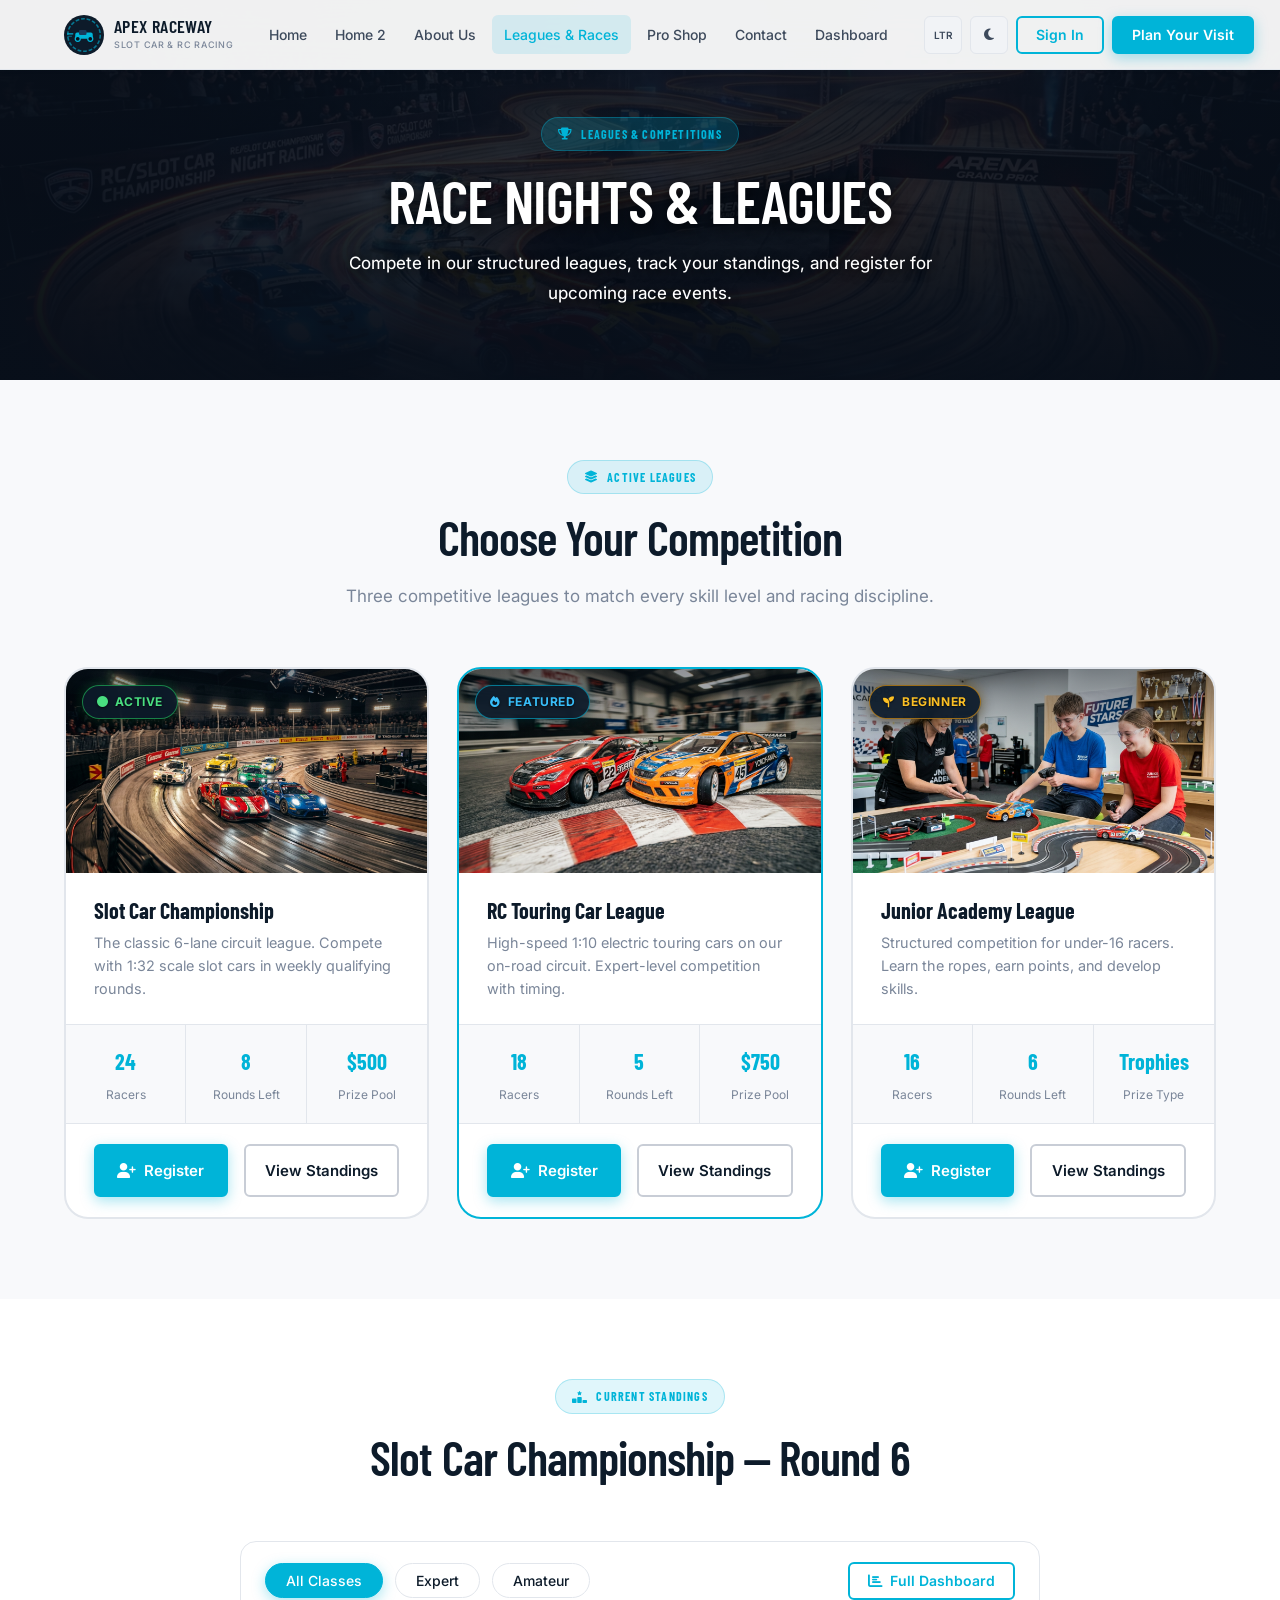
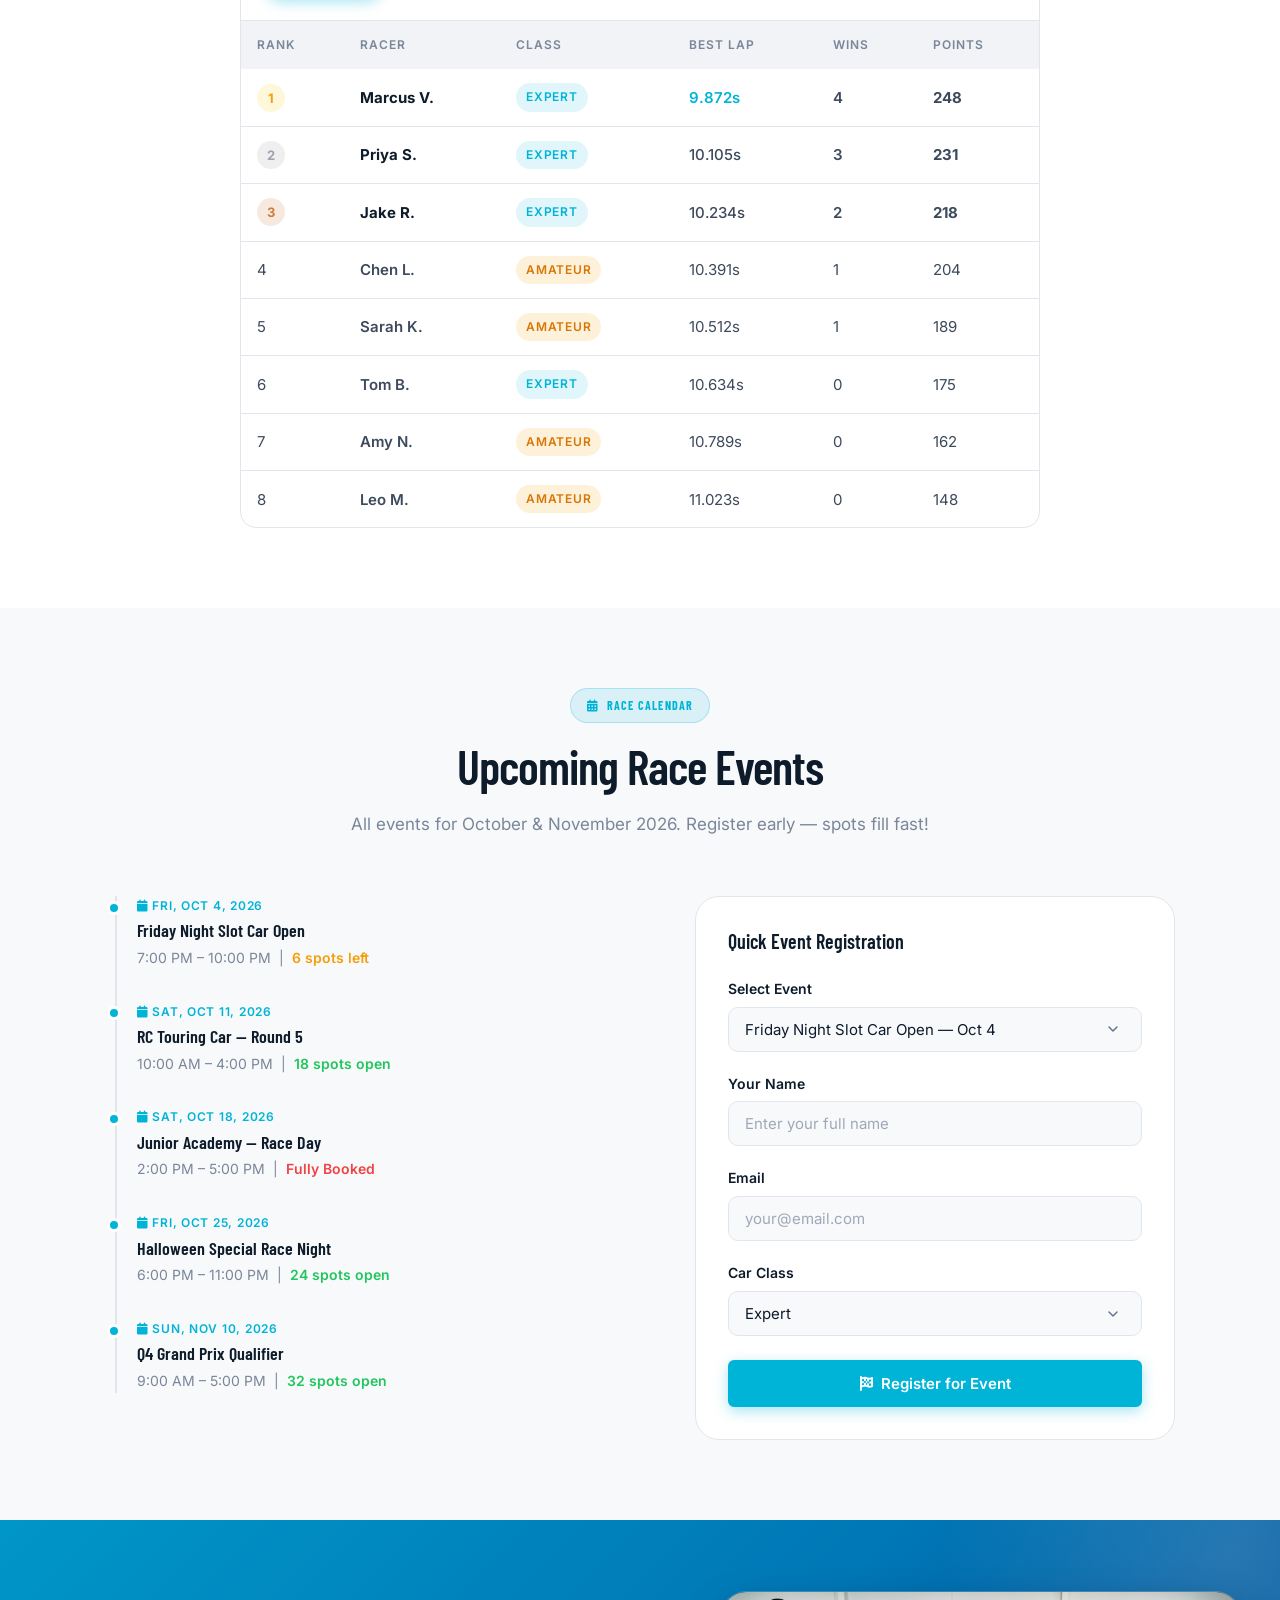
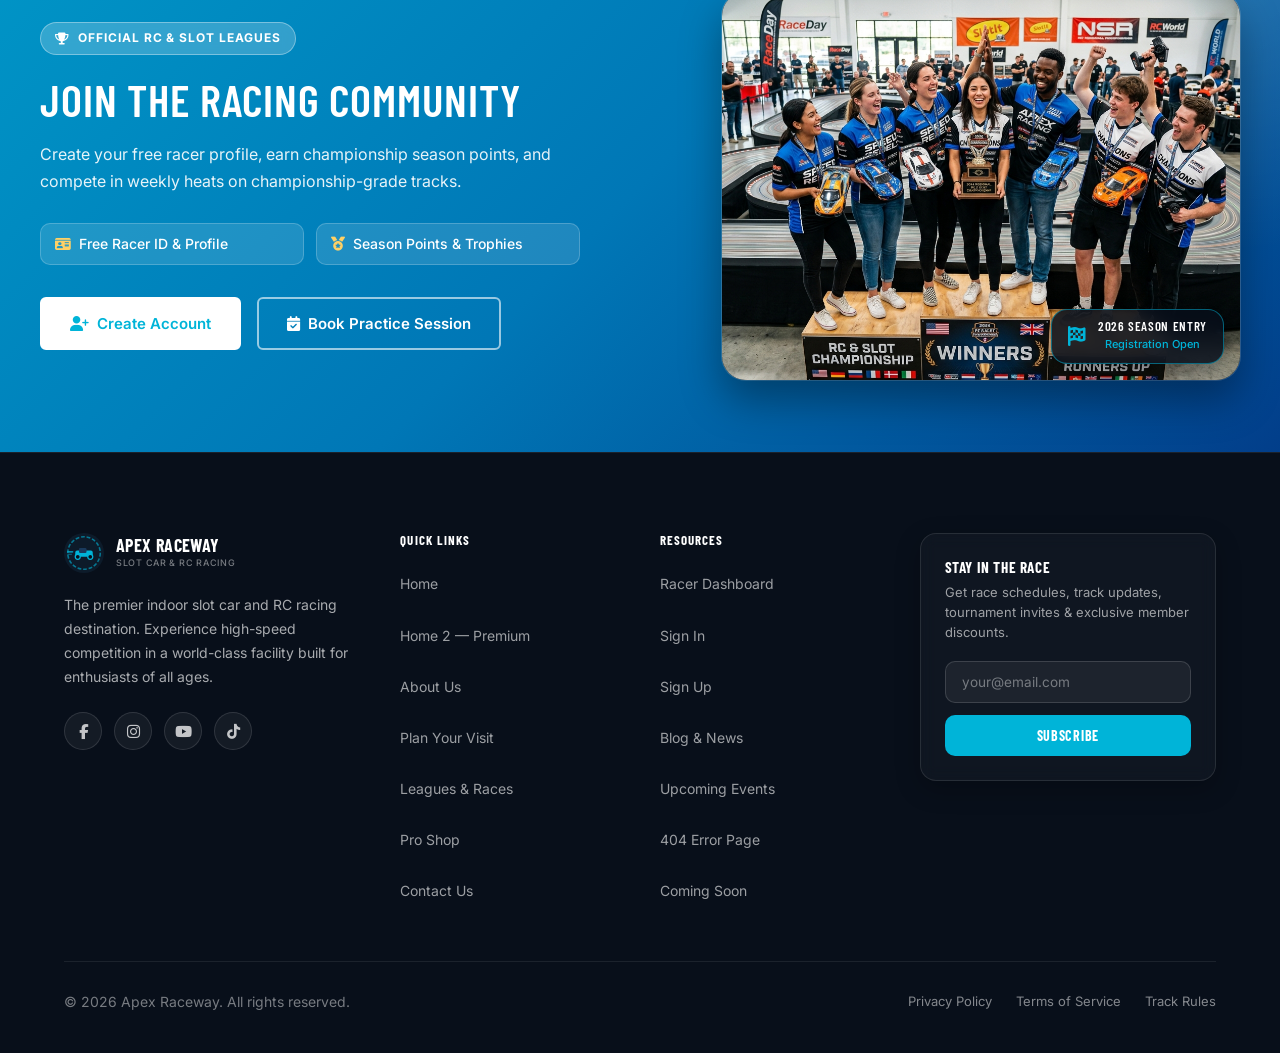
<file: leagues.html>
<!DOCTYPE html>
<html lang="en" id="root-html">
<head>
<meta charset="UTF-8">
<meta name="viewport" content="width=device-width, initial-scale=1.0">
<meta name="description" content="Join Apex Raceway leagues and race nights. View standings, register for events, and compete in weekly, monthly, and annual championships.">
<title>Leagues & Races | Apex Raceway</title>
<link rel="icon" type="image/svg+xml" href="favicon.svg">
<link rel="stylesheet" href="https://cdnjs.cloudflare.com/ajax/libs/font-awesome/6.5.1/css/all.min.css">
<link rel="stylesheet" href="style.css">
<style>
.league-card { 
  background: var(--bg-card); 
  border: 2px solid var(--border); 
  border-radius: var(--radius-xl); 
  overflow: hidden; 
  transition: all 250ms cubic-bezier(0.4, 0, 0.2, 1); 
  display: flex; 
  flex-direction: column; 
}
.league-card:hover { 
  border-color: var(--primary); 
  box-shadow: var(--shadow-lg); 
  transform: translateY(-5px); 
}
.league-card-img-wrap { 
  position: relative; 
  aspect-ratio: 16 / 9; 
  overflow: hidden; 
  background: var(--bg-surface); 
}
.league-card-img-wrap::after {
  content: '';
  position: absolute;
  inset: 0;
  background: linear-gradient(180deg, rgba(8, 15, 26, 0.45) 0%, rgba(8, 15, 26, 0) 45%);
  pointer-events: none;
  z-index: 1;
}
.league-card-img-wrap img { 
  width: 100%; 
  height: 100%; 
  object-fit: cover; 
  display: block; 
  transition: transform 500ms ease; 
}
.league-card:hover .league-card-img-wrap img { 
  transform: scale(1.08); 
}
.league-card-img-wrap .league-badge { 
  position: absolute; 
  top: 1rem; 
  left: 1rem; 
  z-index: 2; 
  margin-bottom: 0; 
  padding: 0.35rem 0.85rem;
  border-radius: var(--radius-full);
  font-size: 0.75rem;
  font-weight: 700;
  letter-spacing: 0.05em;
  background: rgba(10, 20, 32, 0.92);
  backdrop-filter: blur(10px); 
  -webkit-backdrop-filter: blur(10px); 
  box-shadow: 0 4px 14px rgba(0, 0, 0, 0.5); 
  border: 1px solid rgba(255, 255, 255, 0.15);
  display: inline-flex;
  align-items: center;
  gap: 0.45rem;
  text-shadow: 0 1px 2px rgba(0, 0, 0, 0.7);
}
.league-card-img-wrap .league-badge.tag-warning {
  background: rgba(13, 27, 42, 0.92);
  color: #fbbf24;
  border: 1px solid rgba(245, 158, 11, 0.6);
  box-shadow: 0 4px 14px rgba(0, 0, 0, 0.45), 0 0 12px rgba(245, 158, 11, 0.25);
}
.league-card-img-wrap .league-badge.tag-success {
  background: rgba(13, 27, 42, 0.92);
  color: #4ade80;
  border: 1px solid rgba(34, 197, 94, 0.6);
  box-shadow: 0 4px 14px rgba(0, 0, 0, 0.45), 0 0 12px rgba(34, 197, 94, 0.25);
}
.league-card-img-wrap .league-badge.tag-primary {
  background: rgba(13, 27, 42, 0.92);
  color: #38bdf8;
  border: 1px solid rgba(0, 180, 216, 0.6);
  box-shadow: 0 4px 14px rgba(0, 0, 0, 0.45), 0 0 12px rgba(0, 180, 216, 0.25);
}
.league-card-img-wrap .league-badge i {
  font-size: 0.6875rem;
}
.league-card-header { 
  padding: 1.5rem 1.75rem; 
  border-bottom: 1px solid var(--border); 
  flex: 1; 
}
.league-badge { 
  display: inline-flex; 
  align-items: center; 
  gap: .375rem; 
  padding: .3rem .8rem; 
  border-radius: var(--radius-full); 
  font-size: .75rem; 
  font-weight: 700; 
  text-transform: uppercase; 
  letter-spacing: .05em; 
}
.league-name { 
  font-family: var(--font-heading); 
  font-size: 1.375rem; 
  font-weight: 700; 
  margin-bottom: .5rem; 
  color: var(--text-heading); 
}
.league-desc { 
  font-size: .9rem; 
  color: var(--text-muted); 
  font-weight: 400; 
  line-height: 1.6; 
}
.league-card-stats { 
  display: grid; 
  grid-template-columns: repeat(3, 1fr); 
  gap: 0; 
  border-bottom: 1px solid var(--border); 
  background: var(--bg-surface); 
}
.league-stat { 
  text-align: center; 
  padding: 1.125rem .75rem; 
  border-right: 1px solid var(--border); 
}
.league-stat:last-child { 
  border-right: none; 
}
.league-stat-num { 
  font-family: var(--font-heading); 
  font-size: 1.375rem; 
  font-weight: 700; 
  color: var(--primary); 
}
.league-stat-label { 
  font-size: .75rem; 
  color: var(--text-muted); 
  margin-top: .25rem; 
}
.league-card-footer { 
  padding: 1.25rem 1.75rem; 
  display: flex; 
  gap: 1rem; 
  align-items: center; 
  margin-top: auto; 
}
.standings-wrap { 
  background: var(--bg-card); 
  border: 1px solid var(--border); 
  border-radius: var(--radius-lg); 
  overflow: hidden; 
}
.race-timeline { 
  position: relative; 
  padding-left: 2rem; 
  max-width: 480px;
  margin-inline: auto;
}
.booking-form-card {
  max-width: 480px;
  margin-inline: auto;
}
.race-timeline::before { 
  content: ''; 
  position: absolute; 
  left: .625rem; 
  top: 0; 
  bottom: 0; 
  width: 2px; 
  background: var(--border); 
}
.timeline-item { 
  position: relative; 
  margin-bottom: 2rem; 
}
.timeline-dot { 
  position: absolute; 
  left: -1.9rem; 
  width: 14px; 
  height: 14px; 
  border-radius: 50%; 
  background: var(--primary); 
  border: 3px solid var(--bg-body); 
  top: .3rem; 
}
.timeline-date { 
  font-size: .75rem; 
  color: var(--primary); 
  font-weight: 600; 
  text-transform: uppercase; 
  letter-spacing: .06em; 
  margin-bottom: .25rem; 
}
.timeline-title { 
  font-family: var(--font-heading); 
  font-size: 1.125rem; 
  font-weight: 600; 
  margin-bottom: .25rem; 
}
.timeline-meta { 
  font-size: .875rem; 
  color: var(--text-muted); 
}
@media(max-width:768px) { 
  .league-card-stats { grid-template-columns: repeat(3, 1fr); } 
  .league-stat { padding: 1rem .5rem; }
  .race-timeline { max-width: 440px; margin: 0 auto; }
  .booking-form-card { max-width: 440px; margin: 0 auto; }
}
@media(max-width:480px) { 
  .league-card-stats { grid-template-columns: 1fr 1fr; } 
  .league-stat:nth-child(2) { border-right: none; } 
  .league-stat:nth-child(3) { grid-column: 1 / -1; border-top: 1px solid var(--border); border-right: none; } 
  .race-timeline { max-width: 100%; padding-left: 1.75rem; }
  .booking-form-card { max-width: 100%; }
}
</style>
</head>
<body>
<div id="main-nav"></div>

<section class="page-hero">
  <img src="assets/images/banner-leagues.jpg" alt="Apex Raceway Championship Night Race Arena" class="page-hero-img">
  <div class="page-hero-overlay"></div>
  <div class="container">
    <div class="page-hero-content animate-on-scroll">
      <div class="section-badge" style="display:inline-flex;margin-bottom:1rem;background:rgba(0,180,216,.2);color:var(--primary);border-color:rgba(0,180,216,.35);"><i class="fas fa-trophy"></i> Leagues & Competitions</div>
      <h1 class="page-hero-title">Race Nights & Leagues</h1>
      <p class="page-hero-sub">Compete in our structured leagues, track your standings, and register for upcoming race events.</p>
    </div>
  </div>
</section>

<!-- Leagues Overview -->
<section class="section" style="background:var(--bg-surface);">
  <div class="container">
    <div class="section-header animate-on-scroll">
      <div class="section-badge"><i class="fas fa-layer-group"></i> Active Leagues</div>
      <h2 class="section-title">Choose Your Competition</h2>
      <p class="section-sub">Three competitive leagues to match every skill level and racing discipline.</p>
    </div>
    <div class="grid-3 animate-on-scroll">
      
      <!-- League Card 1: Slot Car Championship -->
      <div class="league-card">
        <div class="league-card-img-wrap">
          <img src="assets/leagues/league_slot_championship.jpg" alt="Slot Car Championship" loading="lazy">
          <span class="league-badge tag-success"><i class="fas fa-circle"></i> Active</span>
        </div>
        <div class="league-card-header">
          <h3 class="league-name">Slot Car Championship</h3>
          <p class="league-desc">The classic 6-lane circuit league. Compete with 1:32 scale slot cars in weekly qualifying rounds.</p>
        </div>
        <div class="league-card-stats">
          <div class="league-stat"><div class="league-stat-num">24</div><div class="league-stat-label">Racers</div></div>
          <div class="league-stat"><div class="league-stat-num">8</div><div class="league-stat-label">Rounds Left</div></div>
          <div class="league-stat"><div class="league-stat-num">$500</div><div class="league-stat-label">Prize Pool</div></div>
        </div>
        <div class="league-card-footer">
          <a href="signup.html" class="btn btn-primary"><i class="fas fa-user-plus"></i> Register</a>
          <a href="#standings" class="btn btn-ghost">View Standings</a>
        </div>
      </div>

      <!-- League Card 2: RC Touring Car League -->
      <div class="league-card" style="border-color:var(--primary);">
        <div class="league-card-img-wrap">
          <img src="assets/leagues/league_rc_touring.jpg" alt="RC Touring Car League" loading="lazy">
          <span class="league-badge tag-primary"><i class="fas fa-fire"></i> Featured</span>
        </div>
        <div class="league-card-header">
          <h3 class="league-name">RC Touring Car League</h3>
          <p class="league-desc">High-speed 1:10 electric touring cars on our on-road circuit. Expert-level competition with timing.</p>
        </div>
        <div class="league-card-stats">
          <div class="league-stat"><div class="league-stat-num">18</div><div class="league-stat-label">Racers</div></div>
          <div class="league-stat"><div class="league-stat-num">5</div><div class="league-stat-label">Rounds Left</div></div>
          <div class="league-stat"><div class="league-stat-num">$750</div><div class="league-stat-label">Prize Pool</div></div>
        </div>
        <div class="league-card-footer">
          <a href="signup.html" class="btn btn-primary"><i class="fas fa-user-plus"></i> Register</a>
          <a href="#standings" class="btn btn-ghost">View Standings</a>
        </div>
      </div>

      <!-- League Card 3: Junior Academy League -->
      <div class="league-card">
        <div class="league-card-img-wrap">
          <img src="assets/leagues/league_junior_academy.jpg" alt="Junior Academy League" loading="lazy">
          <span class="league-badge tag-warning"><i class="fas fa-seedling"></i> Beginner</span>
        </div>
        <div class="league-card-header">
          <h3 class="league-name">Junior Academy League</h3>
          <p class="league-desc">Structured competition for under-16 racers. Learn the ropes, earn points, and develop skills.</p>
        </div>
        <div class="league-card-stats">
          <div class="league-stat"><div class="league-stat-num">16</div><div class="league-stat-label">Racers</div></div>
          <div class="league-stat"><div class="league-stat-num">6</div><div class="league-stat-label">Rounds Left</div></div>
          <div class="league-stat"><div class="league-stat-num">Trophies</div><div class="league-stat-label">Prize Type</div></div>
        </div>
        <div class="league-card-footer">
          <a href="signup.html" class="btn btn-primary"><i class="fas fa-user-plus"></i> Register</a>
          <a href="#standings" class="btn btn-ghost">View Standings</a>
        </div>
      </div>

    </div>
  </div>
</section>

<!-- Current Standings -->
<section class="section" id="standings">
  <div class="container">
    <div class="section-header animate-on-scroll">
      <div class="section-badge"><i class="fas fa-ranking-star"></i> Current Standings</div>
      <h2 class="section-title">Slot Car Championship — Round 6</h2>
    </div>
    <div style="max-width:800px;margin-inline:auto;" class="animate-on-scroll">
      <div class="standings-wrap">
        <div style="padding:1.25rem 1.5rem;border-bottom:1px solid var(--border);display:flex;justify-content:space-between;align-items:center;flex-wrap:wrap;gap:.75rem;">
          <div style="display:flex;gap:.75rem;flex-wrap:wrap;">
            <button class="filter-tab active" onclick="this.parentElement.querySelectorAll('.filter-tab').forEach(b=>b.classList.remove('active'));this.classList.add('active')">All Classes</button>
            <button class="filter-tab" onclick="this.parentElement.querySelectorAll('.filter-tab').forEach(b=>b.classList.remove('active'));this.classList.add('active')">Expert</button>
            <button class="filter-tab" onclick="this.parentElement.querySelectorAll('.filter-tab').forEach(b=>b.classList.remove('active'));this.classList.add('active')">Amateur</button>
          </div>
          <a href="dashboard.html" class="btn btn-outline btn-sm"><i class="fas fa-chart-bar"></i> Full Dashboard</a>
        </div>
        <div class="table-responsive">
          <table class="leaderboard-table">
            <thead>
              <tr>
                <th>Rank</th>
                <th>Racer</th>
                <th class="col-hide-mobile">Class</th>
                <th>Best Lap</th>
                <th class="col-hide-mobile">Wins</th>
                <th>Points</th>
              </tr>
            </thead>
            <tbody>
              <tr>
                <td><span class="rank-badge rank-1">1</span></td>
                <td>
                  <strong style="color:var(--text-heading);display:block;">Marcus V.</strong>
                  <span class="mobile-class-tag" style="display:none;font-size:0.6875rem;color:var(--primary);font-weight:600;">Expert</span>
                </td>
                <td class="col-hide-mobile"><span class="tag tag-primary">Expert</span></td>
                <td style="color:var(--primary);font-weight:600;">9.872s</td>
                <td class="col-hide-mobile" style="font-weight:600;">4</td>
                <td><strong>248</strong></td>
              </tr>
              <tr>
                <td><span class="rank-badge rank-2">2</span></td>
                <td>
                  <strong style="color:var(--text-heading);display:block;">Priya S.</strong>
                  <span class="mobile-class-tag" style="display:none;font-size:0.6875rem;color:var(--primary);font-weight:600;">Expert</span>
                </td>
                <td class="col-hide-mobile"><span class="tag tag-primary">Expert</span></td>
                <td style="font-weight:500;">10.105s</td>
                <td class="col-hide-mobile" style="font-weight:600;">3</td>
                <td><strong>231</strong></td>
              </tr>
              <tr>
                <td><span class="rank-badge rank-3">3</span></td>
                <td>
                  <strong style="color:var(--text-heading);display:block;">Jake R.</strong>
                  <span class="mobile-class-tag" style="display:none;font-size:0.6875rem;color:var(--primary);font-weight:600;">Expert</span>
                </td>
                <td class="col-hide-mobile"><span class="tag tag-primary">Expert</span></td>
                <td style="font-weight:500;">10.234s</td>
                <td class="col-hide-mobile" style="font-weight:600;">2</td>
                <td><strong>218</strong></td>
              </tr>
              <tr>
                <td>4</td>
                <td>
                  <span style="font-weight:600;display:block;">Chen L.</span>
                  <span class="mobile-class-tag" style="display:none;font-size:0.6875rem;color:var(--warning);font-weight:600;">Amateur</span>
                </td>
                <td class="col-hide-mobile"><span class="tag tag-warning">Amateur</span></td>
                <td>10.391s</td>
                <td class="col-hide-mobile">1</td>
                <td>204</td>
              </tr>
              <tr>
                <td>5</td>
                <td>
                  <span style="font-weight:600;display:block;">Sarah K.</span>
                  <span class="mobile-class-tag" style="display:none;font-size:0.6875rem;color:var(--warning);font-weight:600;">Amateur</span>
                </td>
                <td class="col-hide-mobile"><span class="tag tag-warning">Amateur</span></td>
                <td>10.512s</td>
                <td class="col-hide-mobile">1</td>
                <td>189</td>
              </tr>
              <tr>
                <td>6</td>
                <td>
                  <span style="font-weight:600;display:block;">Tom B.</span>
                  <span class="mobile-class-tag" style="display:none;font-size:0.6875rem;color:var(--primary);font-weight:600;">Expert</span>
                </td>
                <td class="col-hide-mobile"><span class="tag tag-primary">Expert</span></td>
                <td>10.634s</td>
                <td class="col-hide-mobile">0</td>
                <td>175</td>
              </tr>
              <tr>
                <td>7</td>
                <td>
                  <span style="font-weight:600;display:block;">Amy N.</span>
                  <span class="mobile-class-tag" style="display:none;font-size:0.6875rem;color:var(--warning);font-weight:600;">Amateur</span>
                </td>
                <td class="col-hide-mobile"><span class="tag tag-warning">Amateur</span></td>
                <td>10.789s</td>
                <td class="col-hide-mobile">0</td>
                <td>162</td>
              </tr>
              <tr>
                <td>8</td>
                <td>
                  <span style="font-weight:600;display:block;">Leo M.</span>
                  <span class="mobile-class-tag" style="display:none;font-size:0.6875rem;color:var(--warning);font-weight:600;">Amateur</span>
                </td>
                <td class="col-hide-mobile"><span class="tag tag-warning">Amateur</span></td>
                <td>11.023s</td>
                <td class="col-hide-mobile">0</td>
                <td>148</td>
              </tr>
            </tbody>
          </table>
        </div>
      </div>
    </div>
  </div>
</section>

<!-- Race Calendar -->
<section class="section" style="background:var(--bg-surface);">
  <div class="container">
    <div class="section-header animate-on-scroll">
      <div class="section-badge"><i class="fas fa-calendar-days"></i> Race Calendar</div>
      <h2 class="section-title">Upcoming Race Events</h2>
      <p class="section-sub">All events for October & November 2026. Register early — spots fill fast!</p>
    </div>
    <div class="grid-2 animate-on-scroll">
      <div>
        <div class="race-timeline">
          <div class="timeline-item">
            <div class="timeline-dot"></div>
            <div class="timeline-date"><i class="fas fa-calendar"></i> Fri, Oct 4, 2026</div>
            <h3 class="timeline-title">Friday Night Slot Car Open</h3>
            <div class="timeline-meta">7:00 PM – 10:00 PM &nbsp;|&nbsp; <span style="color:var(--warning);font-weight:600;">6 spots left</span></div>
          </div>
          <div class="timeline-item">
            <div class="timeline-dot"></div>
            <div class="timeline-date"><i class="fas fa-calendar"></i> Sat, Oct 11, 2026</div>
            <h3 class="timeline-title">RC Touring Car — Round 5</h3>
            <div class="timeline-meta">10:00 AM – 4:00 PM &nbsp;|&nbsp; <span style="color:var(--success);font-weight:600;">18 spots open</span></div>
          </div>
          <div class="timeline-item">
            <div class="timeline-dot"></div>
            <div class="timeline-date"><i class="fas fa-calendar"></i> Sat, Oct 18, 2026</div>
            <h3 class="timeline-title">Junior Academy — Race Day</h3>
            <div class="timeline-meta">2:00 PM – 5:00 PM &nbsp;|&nbsp; <span style="color:var(--error);font-weight:600;">Fully Booked</span></div>
          </div>
          <div class="timeline-item">
            <div class="timeline-dot"></div>
            <div class="timeline-date"><i class="fas fa-calendar"></i> Fri, Oct 25, 2026</div>
            <h3 class="timeline-title">Halloween Special Race Night</h3>
            <div class="timeline-meta">6:00 PM – 11:00 PM &nbsp;|&nbsp; <span style="color:var(--success);font-weight:600;">24 spots open</span></div>
          </div>
          <div class="timeline-item">
            <div class="timeline-dot"></div>
            <div class="timeline-date"><i class="fas fa-calendar"></i> Sun, Nov 10, 2026</div>
            <h3 class="timeline-title">Q4 Grand Prix Qualifier</h3>
            <div class="timeline-meta">9:00 AM – 5:00 PM &nbsp;|&nbsp; <span style="color:var(--success);font-weight:600;">32 spots open</span></div>
          </div>
        </div>
      </div>
      <div>
        <!-- Quick Registration -->
        <div class="booking-form-card" style="background:var(--bg-card);border:1px solid var(--border);border-radius:var(--radius-xl);padding:2rem;">
          <h3 style="font-family:var(--font-heading);font-size:1.25rem;font-weight:600;margin-bottom:1.5rem;">Quick Event Registration</h3>
          <div class="form-group" style="margin-bottom:1.25rem;">
            <label class="form-label">Select Event</label>
            <select class="form-input">
              <option>Friday Night Slot Car Open — Oct 4</option>
              <option>RC Touring Car Round 5 — Oct 11</option>
              <option>Halloween Special — Oct 25</option>
              <option>Q4 Grand Prix Qualifier — Nov 10</option>
            </select>
          </div>
          <div class="form-group" style="margin-bottom:1.25rem;">
            <label class="form-label">Your Name</label>
            <input type="text" class="form-input" placeholder="Enter your full name">
          </div>
          <div class="form-group" style="margin-bottom:1.25rem;">
            <label class="form-label">Email</label>
            <input type="email" class="form-input" placeholder="your@email.com">
          </div>
          <div class="form-group" style="margin-bottom:1.5rem;">
            <label class="form-label">Car Class</label>
            <select class="form-input">
              <option>Expert</option>
              <option>Amateur</option>
              <option>Junior (Under 16)</option>
            </select>
          </div>
          <button class="btn btn-primary btn-full" onclick="alert('Registered! Confirmation sent to your email.')"><i class="fas fa-flag-checkered"></i> Register for Event</button>
        </div>
      </div>
    </div>
  </div>
</section>

<!-- CTA with Right Side Image -->
<section class="ribbon-banner animate-on-scroll">
  <div class="ribbon-banner-inner">
    <div class="ribbon-banner-content">
      <div class="cta-league-badge"><i class="fas fa-trophy"></i> Official RC & Slot Leagues</div>
      <h2 class="ribbon-banner-title">Join the Racing Community</h2>
      <p class="ribbon-banner-sub">Create your free racer profile, earn championship season points, and compete in weekly heats on championship-grade tracks.</p>
      <div class="cta-league-perks">
        <div class="cta-league-perk"><i class="fas fa-id-card"></i> Free Racer ID & Profile</div>
        <div class="cta-league-perk"><i class="fas fa-medal"></i> Season Points & Trophies</div>
      </div>
      <div class="btn-actions">
        <a href="signup.html" class="btn-white btn"><i class="fas fa-user-plus"></i> Create Account</a>
        <a href="book-track.html" class="btn btn-ghost-light"><i class="fas fa-calendar-check"></i> Book Practice Session</a>
      </div>
    </div>
    <div class="cta-league-image-wrap">
      <img src="assets/leagues/league_community_cta.jpg" alt="Championship Racing Community at Apex Raceway" loading="lazy">
      <div class="cta-league-badge-float">
        <i class="fas fa-flag-checkered"></i>
        <div class="cta-league-badge-float-text">
          <h4>2026 Season Entry</h4>
          <p>Registration Open</p>
        </div>
      </div>
    </div>
  </div>
</section>

<div id="main-footer"></div>
<script src="components.js"></script>
</body>
</html>
</file>
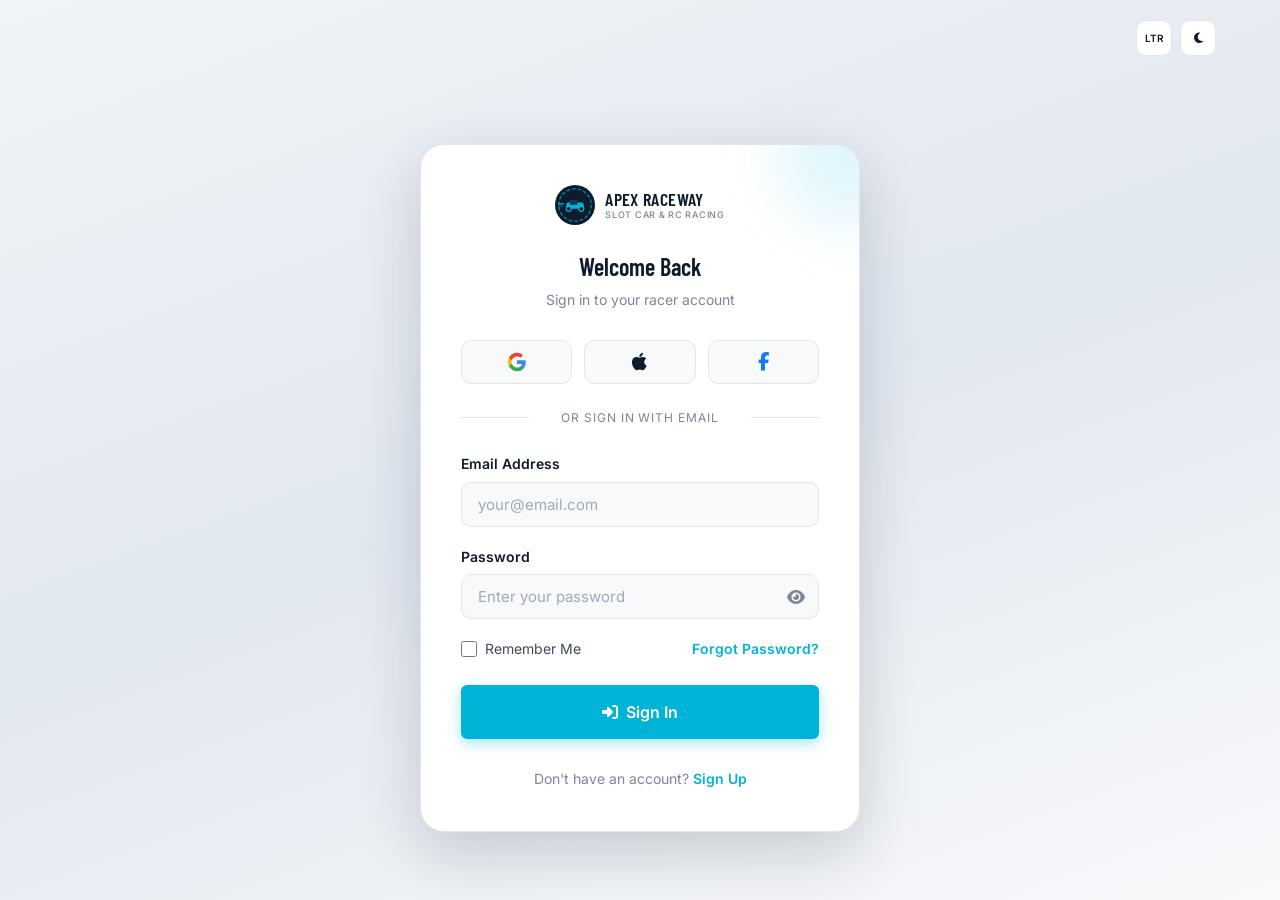
<file: login.html>
<!DOCTYPE html>
<html lang="en" id="root-html">
<head>
    <meta charset="UTF-8">
    <meta name="viewport" content="width=device-width, initial-scale=1.0">
    <meta name="description" content="Sign in to your Apex Raceway account to manage bookings, track lap times, view standings, and register for race events.">
    <title>Sign In | Apex Raceway — Slot Car & RC Racing</title>
    <link rel="icon" type="image/svg+xml" href="favicon.svg">
    <link rel="stylesheet" href="https://cdnjs.cloudflare.com/ajax/libs/font-awesome/6.5.1/css/all.min.css">
    <link rel="stylesheet" href="style.css">
</head>
<body class="auth-page">

<!-- Top Bar -->
<div class="auth-topbar">
    <div style="display:flex;gap:0.5rem;">
        <button onclick="toggleDir()" class="auth-toggle-btn" title="Toggle Direction">
            <span class="dir-label" style="font-size:0.625rem;font-weight:600;">LTR</span>
        </button>
        <button onclick="toggleTheme()" class="auth-toggle-btn" title="Toggle Theme" aria-label="Toggle dark mode">
            <i class="fas fa-moon theme-icon"></i>
        </button>
    </div>
</div>

<!-- Card -->
<main style="flex:1;display:flex;align-items:center;justify-content:center;padding:1rem;">
    <div class="auth-card">
        <!-- Decorative ambient glow -->
        <div style="position:absolute;top:-60px;right:-60px;width:140px;height:140px;background:rgba(0,180,216,0.12);border-radius:50%;filter:blur(30px);pointer-events:none;"></div>

        <!-- Logo -->
        <a href="index.html" class="auth-logo" aria-label="Apex Raceway Home">
            <svg xmlns="http://www.w3.org/2000/svg" viewBox="0 0 64 64" width="40" height="40" style="width:40px;height:40px;display:block;flex-shrink:0;">
                <circle cx="32" cy="32" r="32" fill="#0D1B2A"/>
                <circle cx="32" cy="32" r="26" stroke="#00B4D8" stroke-width="2.5" fill="none" stroke-dasharray="6 3" opacity="0.6"/>
                <rect x="18" y="28" width="28" height="10" rx="3" fill="#00B4D8"/>
                <rect x="24" y="24" width="12" height="8" rx="2" fill="#1a3a5c"/>
                <circle cx="22" cy="38" r="4" fill="#080f1a" stroke="#00B4D8" stroke-width="2"/>
                <circle cx="42" cy="38" r="4" fill="#080f1a" stroke="#00B4D8" stroke-width="2"/>
                <line x1="6" y1="30" x2="14" y2="30" stroke="#00B4D8" stroke-width="2" stroke-linecap="round"/>
                <line x1="6" y1="34" x2="12" y2="34" stroke="#00B4D8" stroke-width="1.5" stroke-linecap="round" opacity="0.6"/>
            </svg>
            <div class="nav-logo-text">
                <span class="brand-name">Apex Raceway</span>
                <span class="brand-tagline">Slot Car & RC Racing</span>
            </div>
        </a>

        <!-- Header -->
        <div style="text-align:center;margin-bottom:1.75rem;">
            <h1 style="font-size:1.5rem;font-weight:600;margin-bottom:0.375rem;color:var(--text-heading);">Welcome Back</h1>
            <p style="font-size:0.875rem;color:var(--text-muted);font-weight:400;">Sign in to your racer account</p>
        </div>

        <!-- Social Login -->
        <div class="social-login-grid">
            <button class="social-btn" title="Sign in with Google" onclick="alert('Google sign-in')">
                <svg width="20" height="20" viewBox="0 0 24 24"><path d="M22.56 12.25c0-.78-.07-1.53-.2-2.25H12v4.26h5.92a5.06 5.06 0 01-2.2 3.32v2.77h3.57c2.08-1.92 3.28-4.74 3.28-8.1z" fill="#4285F4"/><path d="M12 23c2.97 0 5.46-.98 7.28-2.66l-3.57-2.77c-.98.66-2.23 1.06-3.71 1.06-2.86 0-5.29-1.93-6.16-4.53H2.18v2.84C3.99 20.53 7.7 23 12 23z" fill="#34A853"/><path d="M5.84 14.09c-.22-.66-.35-1.36-.35-2.09s.13-1.43.35-2.09V7.07H2.18C1.43 8.55 1 10.22 1 12s.43 3.45 1.18 4.93l2.85-2.22.81-.62z" fill="#FBBC05"/><path d="M12 5.38c1.62 0 3.06.56 4.21 1.64l3.15-3.15C17.45 2.09 14.97 1 12 1 7.7 1 3.99 3.47 2.18 7.07l3.66 2.84c.87-2.6 3.3-4.53 6.16-4.53z" fill="#EA4335"/></svg>
            </button>
            <button class="social-btn" title="Sign in with Apple" onclick="alert('Apple sign-in')">
                <i class="fab fa-apple" style="font-size:1.25rem;"></i>
            </button>
            <button class="social-btn" title="Sign in with Facebook" onclick="alert('Facebook sign-in')">
                <i class="fab fa-facebook-f" style="font-size:1.125rem;color:#1877F2;"></i>
            </button>
        </div>

        <!-- Divider -->
        <div class="divider">or sign in with email</div>

        <!-- Form -->
        <form onsubmit="event.preventDefault(); alert('Login successful!'); window.location.href='dashboard.html';" id="login-form">
            <div class="form-group" style="margin-bottom:1.125rem;">
                <label class="form-label" for="login-email">Email Address</label>
                <input type="email" id="login-email" class="form-input" placeholder="your@email.com" required>
            </div>
            <div class="form-group" style="margin-bottom:1.125rem;">
                <label class="form-label" for="login-password">Password</label>
                <div class="password-wrapper">
                    <input type="password" id="login-password" class="form-input" placeholder="Enter your password" required>
                    <button type="button" class="password-toggle" onclick="togglePasswordVisibility('login-password', this.querySelector('i'))" aria-label="Toggle password">
                        <i class="fas fa-eye"></i>
                    </button>
                </div>
            </div>
            <div style="display:flex;align-items:center;justify-content:space-between;margin-bottom:1.5rem;flex-wrap:wrap;gap:0.5rem;">
                <div class="checkbox-wrapper">
                    <input type="checkbox" id="remember-me">
                    <label for="remember-me">Remember Me</label>
                </div>
                <a href="#" class="link-primary" style="font-size:0.875rem;">Forgot Password?</a>
            </div>
            <button type="submit" class="btn btn-primary w-full btn-lg" style="width:100%;"><i class="fas fa-right-to-bracket"></i> Sign In</button>
        </form>

        <!-- Footer link -->
        <p style="text-align:center;margin-top:1.75rem;font-size:0.875rem;color:var(--text-muted);font-weight:400;">
            Don't have an account? <a href="signup.html" class="link-primary">Sign Up</a>
        </p>
    </div>
</main>

<script src="components.js"></script>
<script>
    document.addEventListener('DOMContentLoaded', function() {
        initAuthPage();
    });
</script>
</body>
</html>
</file>
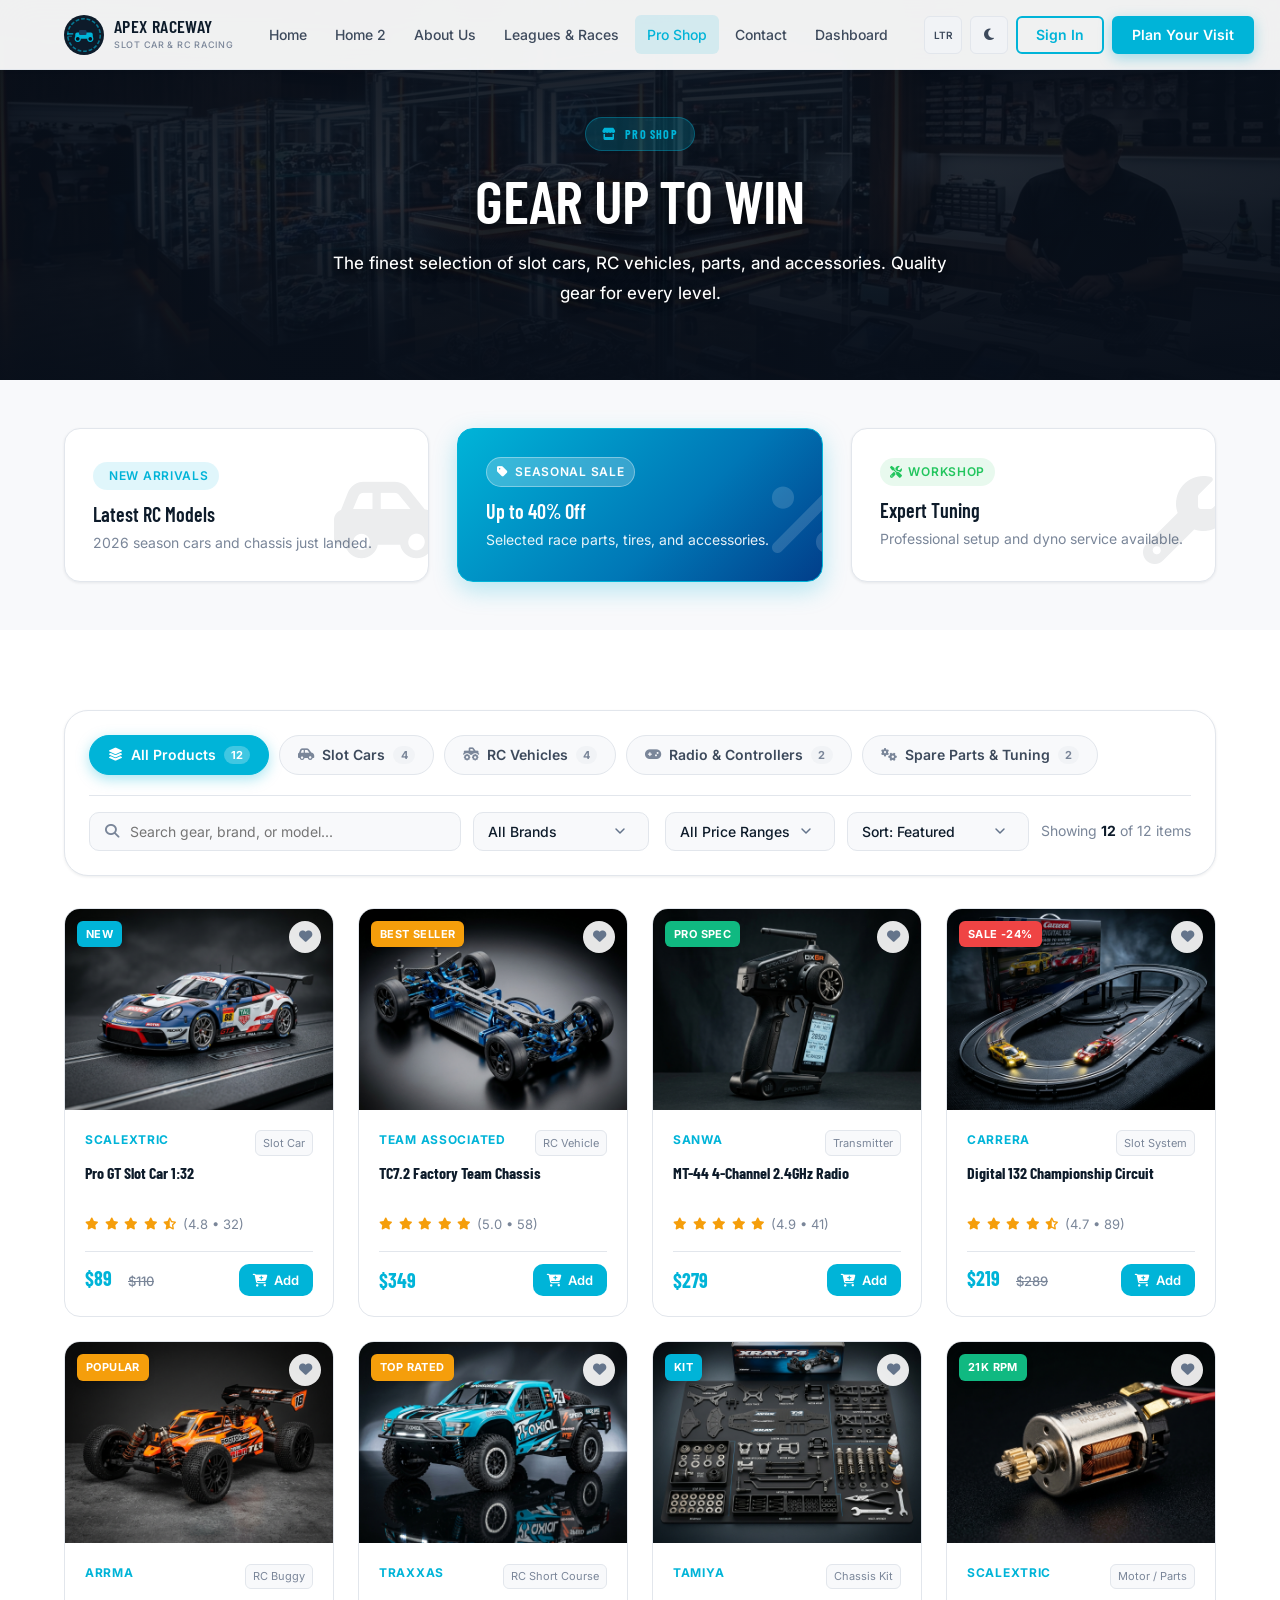
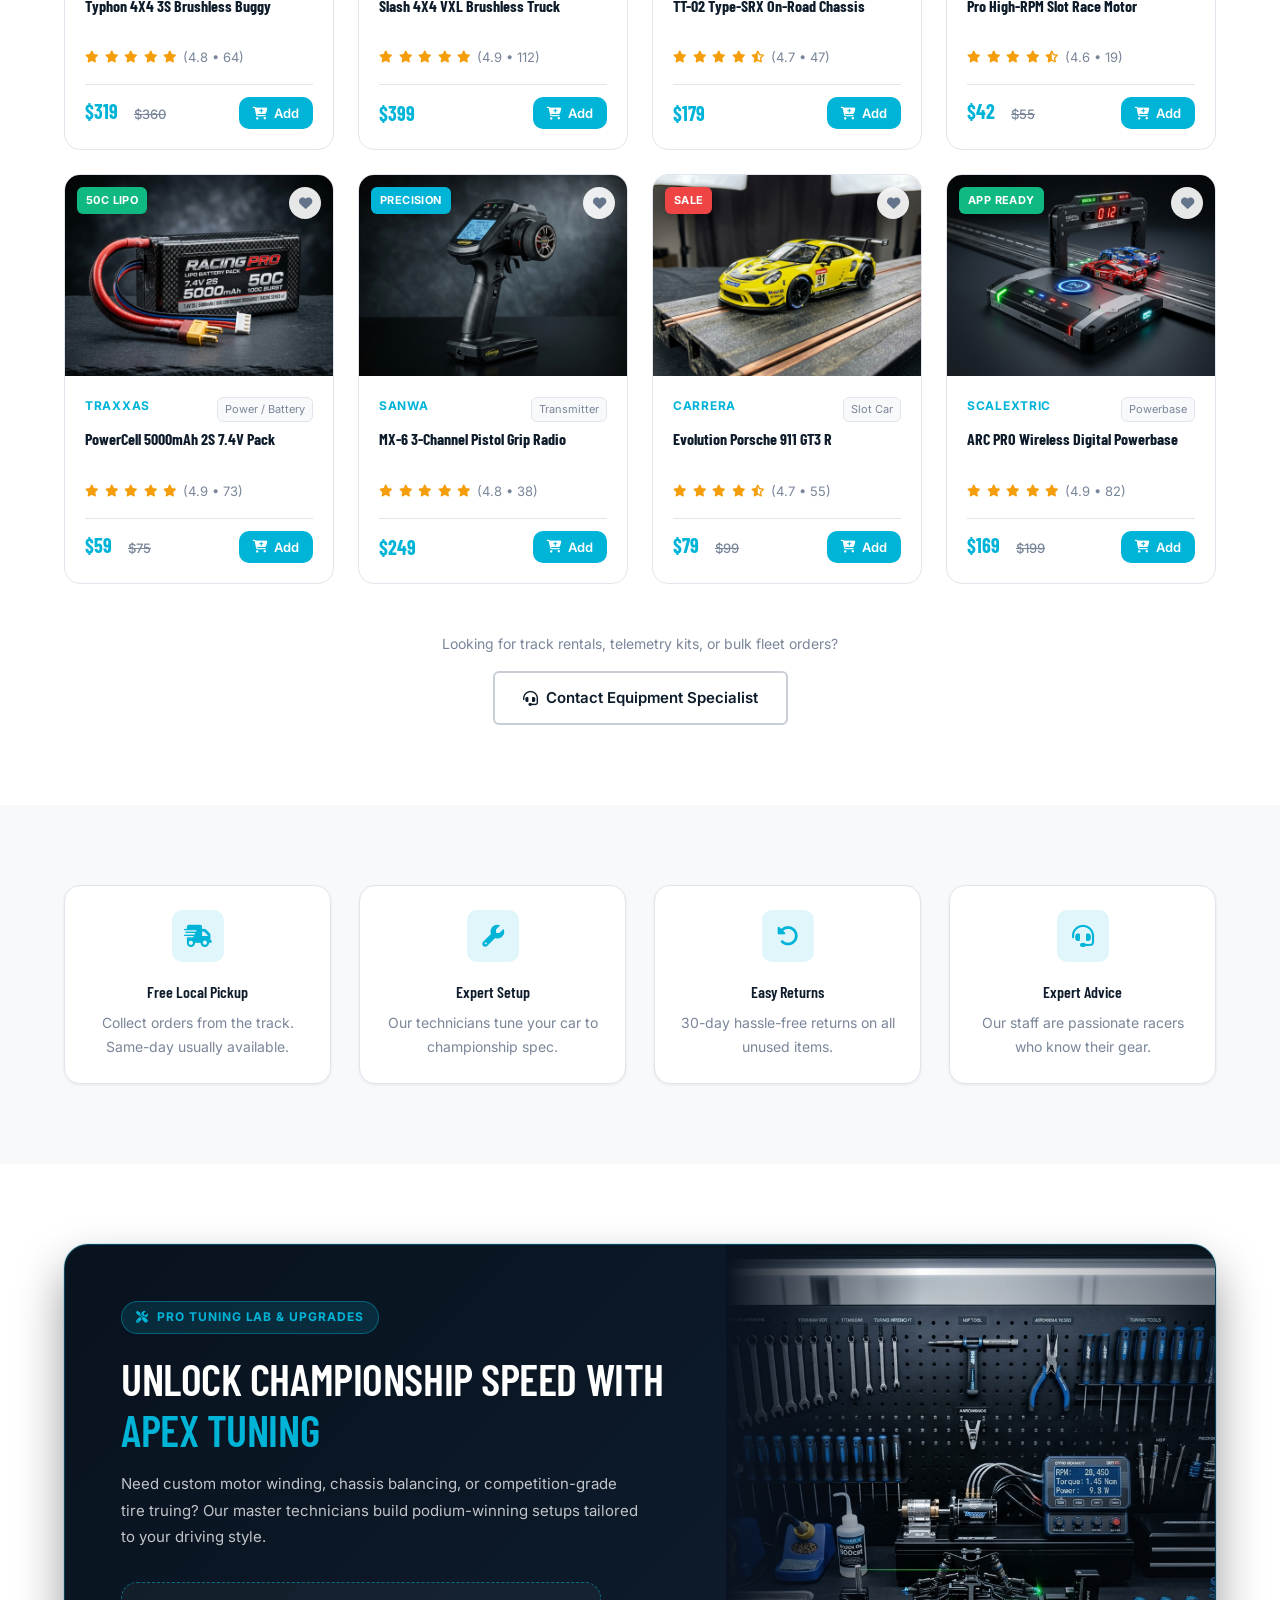
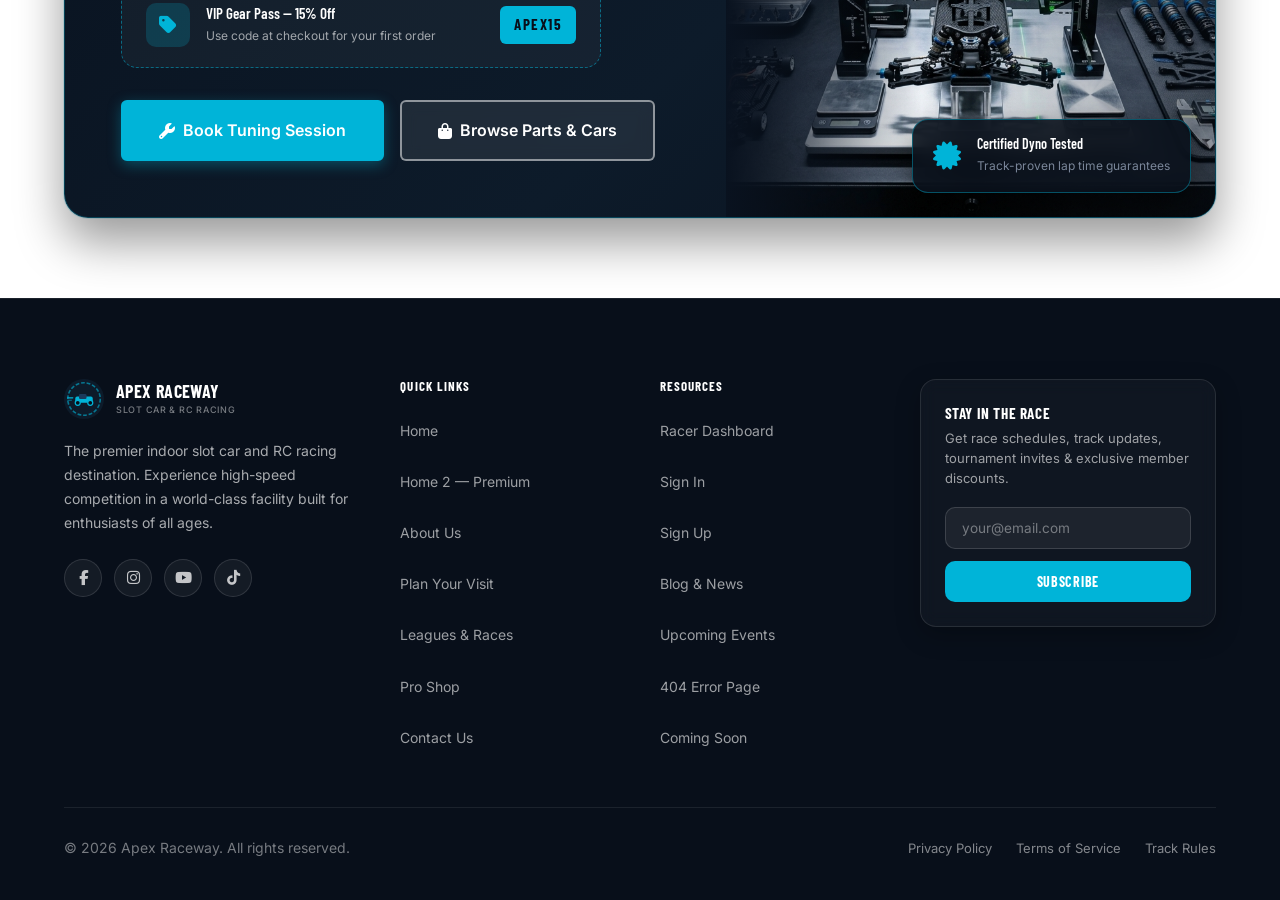
<file: pro-shop.html>
<!DOCTYPE html>
<html lang="en" id="root-html">
<head>
<meta charset="UTF-8">
<meta name="viewport" content="width=device-width, initial-scale=1.0">
<meta name="description" content="Apex Raceway Pro Shop — Shop the best slot cars, RC vehicles, controllers, spare parts, and accessories from top brands. Expert advice included.">
<title>Pro Shop | Apex Raceway</title>
<link rel="icon" type="image/svg+xml" href="favicon.svg">
<link rel="stylesheet" href="https://cdnjs.cloudflare.com/ajax/libs/font-awesome/6.5.1/css/all.min.css">
<link rel="stylesheet" href="style.css">
<style>
.cart-badge { position:relative; }
.cart-count { position:absolute; top:-6px; right:-6px; width:18px; height:18px; border-radius:50%; background:var(--primary); color:#fff; font-size:.625rem; font-weight:700; display:flex; align-items:center; justify-content:center; }

/* Full-width Shop Filter & Toolbar */
.shop-filter-container {
  background: var(--bg-card);
  border: 1px solid var(--border);
  border-radius: var(--radius-xl);
  padding: 1.5rem;
  margin-bottom: 2rem;
  box-shadow: var(--shadow-sm);
  display: flex;
  flex-direction: column;
  gap: 1.25rem;
}

.shop-categories-nav {
  display: flex;
  align-items: center;
  gap: 0.625rem;
  flex-wrap: wrap;
}

.shop-cat-btn {
  display: inline-flex;
  align-items: center;
  gap: 0.5rem;
  padding: 0.625rem 1.125rem;
  border-radius: 9999px;
  background: var(--bg-surface);
  border: 1.5px solid var(--border);
  color: var(--text-body);
  font-size: 0.875rem;
  font-weight: 600;
  cursor: pointer;
  white-space: nowrap;
  transition: all 200ms cubic-bezier(0.4, 0, 0.2, 1);
}

.shop-cat-btn i {
  color: var(--text-muted);
  font-size: 0.8125rem;
  transition: color 200ms;
}

.shop-cat-btn .badge-count {
  background: var(--bg-muted);
  color: var(--text-muted);
  font-size: 0.6875rem;
  font-weight: 700;
  padding: 0.125rem 0.45rem;
  border-radius: 9999px;
  transition: all 200ms;
}

.shop-cat-btn:hover {
  border-color: var(--primary);
  color: var(--primary);
  transform: translateY(-1px);
}

.shop-cat-btn:hover i {
  color: var(--primary);
}

.shop-cat-btn.active {
  background: var(--primary);
  border-color: var(--primary);
  color: #fff;
  box-shadow: 0 4px 14px rgba(0, 180, 216, 0.35);
}

.shop-cat-btn.active i {
  color: #fff;
}

.shop-cat-btn.active .badge-count {
  background: rgba(255, 255, 255, 0.25);
  color: #fff;
}

/* Secondary Controls Row */
.shop-controls-row {
  display: flex;
  align-items: center;
  justify-content: space-between;
  gap: 1rem;
  flex-wrap: wrap;
  padding-top: 1rem;
  border-top: 1px solid var(--border);
}

.shop-controls-left {
  display: flex;
  align-items: center;
  gap: 0.75rem;
  flex: 1;
  min-width: 280px;
  max-width: 650px;
}

.shop-search-box {
  position: relative;
  flex: 1;
}

.shop-search-box i {
  position: absolute;
  left: 1rem;
  top: 50%;
  transform: translateY(-50%);
  color: var(--text-muted);
  font-size: 0.875rem;
  pointer-events: none;
}

.shop-search-input {
  width: 100%;
  padding: 0.625rem 1rem 0.625rem 2.5rem;
  background: var(--bg-surface);
  border: 1.5px solid var(--border);
  border-radius: var(--radius-md);
  color: var(--text-heading);
  font-size: 0.875rem;
  outline: none;
  transition: border-color 200ms, box-shadow 200ms;
}

.shop-search-input:focus {
  border-color: var(--primary);
  box-shadow: 0 0 0 3px rgba(0, 180, 216, 0.15);
}

.shop-controls-right {
  display: flex;
  align-items: center;
  gap: 0.75rem;
  flex-wrap: wrap;
}

.shop-select-filter {
  padding: 0.625rem 0.875rem;
  background: var(--bg-surface);
  border: 1.5px solid var(--border);
  border-radius: var(--radius-md);
  color: var(--text-heading);
  font-size: 0.875rem;
  font-weight: 500;
  outline: none;
  cursor: pointer;
  transition: border-color 200ms;
}

.shop-select-filter:focus {
  border-color: var(--primary);
}

.products-counter {
  font-size: 0.875rem;
  color: var(--text-muted);
  white-space: nowrap;
}

.products-counter strong {
  color: var(--text-heading);
}

/* 4-Column Product Grid */
.products-grid-4 {
  display: grid;
  grid-template-columns: repeat(4, 1fr);
  gap: 1.5rem;
}

@media (max-width: 1200px) {
  .products-grid-4 {
    grid-template-columns: repeat(3, 1fr);
  }
}

@media (max-width: 860px) {
  .products-grid-4 {
    grid-template-columns: repeat(2, 1fr);
  }
}

@media (max-width: 540px) {
  .products-grid-4 {
    grid-template-columns: 1fr;
  }
}

/* Product Card Styling */
.product-card {
  background: var(--bg-card);
  border: 1px solid var(--border);
  border-radius: var(--radius-lg);
  overflow: hidden;
  transition: all 250ms ease;
  display: flex;
  flex-direction: column;
  position: relative;
}

.product-card:hover {
  transform: translateY(-5px);
  box-shadow: var(--shadow-lg);
  border-color: rgba(0, 180, 216, 0.35);
}

.product-img-wrap {
  position: relative;
  aspect-ratio: 4/3;
  overflow: hidden;
  background: var(--bg-surface);
}

.product-img-wrap img {
  width: 100%;
  height: 100%;
  object-fit: cover;
  transition: transform 450ms ease;
}

.product-card:hover .product-img-wrap img {
  transform: scale(1.08);
}

.product-badge-group {
  position: absolute;
  top: 0.75rem;
  left: 0.75rem;
  display: flex;
  flex-direction: column;
  gap: 0.35rem;
  z-index: 2;
}

.product-badge-pill {
  font-size: 0.6875rem;
  font-weight: 700;
  text-transform: uppercase;
  letter-spacing: 0.04em;
  padding: 0.25rem 0.55rem;
  border-radius: var(--radius-sm);
  color: #fff;
  background: var(--primary);
  box-shadow: 0 2px 6px rgba(0, 0, 0, 0.15);
}

.product-badge-pill.badge-sale {
  background: #ef4444;
}

.product-badge-pill.badge-hot {
  background: #f59e0b;
}

.product-badge-pill.badge-spec {
  background: #10b981;
}

.product-wishlist-btn {
  position: absolute;
  top: 0.75rem;
  right: 0.75rem;
  width: 32px;
  height: 32px;
  border-radius: 50%;
  background: rgba(255, 255, 255, 0.9);
  backdrop-filter: blur(4px);
  border: none;
  display: flex;
  align-items: center;
  justify-content: center;
  color: #64748b;
  cursor: pointer;
  transition: all 200ms ease;
  z-index: 2;
}

.dark .product-wishlist-btn {
  background: rgba(15, 23, 42, 0.85);
  color: #94a3b8;
}

.product-wishlist-btn:hover, .product-wishlist-btn.active {
  color: #ef4444;
  transform: scale(1.15);
}

.product-body {
  padding: 1.25rem;
  display: flex;
  flex-direction: column;
  flex: 1;
}

.product-meta-row {
  display: flex;
  align-items: center;
  justify-content: space-between;
  margin-bottom: 0.35rem;
}

.product-brand {
  font-size: 0.75rem;
  color: var(--primary);
  font-weight: 700;
  text-transform: uppercase;
  letter-spacing: 0.06em;
}

.product-category-tag {
  font-size: 0.6875rem;
  color: var(--text-muted);
  background: var(--bg-surface);
  padding: 0.15rem 0.45rem;
  border-radius: var(--radius-sm);
  border: 1px solid var(--border);
}

.product-name {
  font-family: var(--font-heading);
  font-size: 1rem;
  font-weight: 700;
  color: var(--text-heading);
  line-height: 1.35;
  margin-bottom: 0.5rem;
  display: -webkit-box;
  -webkit-line-clamp: 2;
  -webkit-box-orient: vertical;
  overflow: hidden;
  min-height: 2.7rem;
}

.product-rating {
  display: flex;
  align-items: center;
  gap: 0.35rem;
  font-size: 0.8125rem;
  color: var(--text-muted);
  margin-bottom: 1rem;
}

.product-rating i {
  color: #f59e0b;
  font-size: 0.75rem;
}

.product-footer-row {
  display: flex;
  align-items: center;
  justify-content: space-between;
  margin-top: auto;
  padding-top: 0.75rem;
  border-top: 1px solid var(--border);
}

.product-pricing {
  display: flex;
  align-items: baseline;
  gap: 0.5rem;
  flex-wrap: wrap;
}

.product-price {
  font-family: var(--font-heading);
  font-size: 1.25rem;
  font-weight: 700;
  color: var(--primary);
  line-height: 1;
}

.product-old-price {
  font-size: 0.8125rem;
  color: var(--text-muted);
  text-decoration: line-through;
  font-weight: 500;
}

.add-cart-btn {
  background: var(--primary);
  color: #fff;
  border: none;
  border-radius: var(--radius-md);
  padding: 0.5rem 0.875rem;
  font-size: 0.8125rem;
  font-weight: 600;
  cursor: pointer;
  transition: all 180ms ease;
  display: inline-flex;
  align-items: center;
  gap: 0.375rem;
}

.add-cart-btn:hover {
  background: var(--primary-dark);
  transform: translateY(-1px);
}

.add-cart-btn:active {
  transform: translateY(0);
}

/* Shop Toast Notification */
.shop-toast {
  position: fixed;
  bottom: 2rem;
  right: 2rem;
  background: var(--bg-card);
  border: 1.5px solid var(--primary);
  color: var(--text-heading);
  padding: 0.875rem 1.25rem;
  border-radius: var(--radius-lg);
  box-shadow: var(--shadow-xl);
  display: flex;
  align-items: center;
  gap: 0.75rem;
  z-index: 9999;
  opacity: 0;
  visibility: hidden;
  pointer-events: none;
  transform: translateY(1.5rem) scale(0.95);
  transition: opacity 250ms ease, transform 250ms cubic-bezier(0.4, 0, 0.2, 1), visibility 250ms;
}

.shop-toast.show {
  opacity: 1;
  visibility: visible;
  pointer-events: auto;
  transform: translateY(0) scale(1);
}

.shop-toast-icon {
  width: 32px;
  height: 32px;
  border-radius: 50%;
  background: rgba(0, 180, 216, 0.15);
  color: var(--primary);
  display: flex;
  align-items: center;
  justify-content: center;
}

/* Empty State */
.shop-empty-state {
  display: none;
  text-align: center;
  padding: 4rem 1.5rem;
  background: var(--bg-card);
  border: 1px dashed var(--border);
  border-radius: var(--radius-xl);
  grid-column: 1 / -1;
}

.shop-empty-icon {
  font-size: 3rem;
  color: var(--text-muted);
  margin-bottom: 1rem;
}
</style>
</head>
<body>
<div id="main-nav"></div>

<section class="page-hero">
  <img src="assets/images/banner-pro-shop.jpg" alt="Apex Raceway Pro Shop & Tuning Lab" class="page-hero-img">
  <div class="page-hero-overlay"></div>
  <div class="container">
    <div class="page-hero-content animate-on-scroll">
      <div class="section-badge" style="display:inline-flex;margin-bottom:1rem;background:rgba(0,180,216,.2);color:var(--primary);border-color:rgba(0,180,216,.35);"><i class="fas fa-store"></i> Pro Shop</div>
      <h1 class="page-hero-title">Gear Up to Win</h1>
      <p class="page-hero-sub">The finest selection of slot cars, RC vehicles, parts, and accessories. Quality gear for every level.</p>
    </div>
  </div>
</section>

<!-- Shop Banners -->
<section class="section-sm" style="background:var(--bg-surface);">
  <div class="container">
    <div class="grid-3 animate-on-scroll">
      <!-- Card 1: New Arrivals -->
      <div class="shop-promo-card">
        <div class="shop-promo-icon-bg"><i class="fas fa-car-side"></i></div>
        <span class="tag tag-primary"><i class="fas fa-sparkles"></i> New Arrivals</span>
        <h3 class="shop-promo-title">Latest RC Models</h3>
        <p class="shop-promo-desc">2026 season cars and chassis just landed.</p>
      </div>

      <!-- Card 2: Sale -->
      <div class="shop-promo-card sale-featured">
        <div class="shop-promo-icon-bg"><i class="fas fa-percent"></i></div>
        <span class="tag tag-sale"><i class="fas fa-tag"></i> Seasonal Sale</span>
        <h3 class="shop-promo-title">Up to 40% Off</h3>
        <p class="shop-promo-desc">Selected race parts, tires, and accessories.</p>
      </div>

      <!-- Card 3: Workshop -->
      <div class="shop-promo-card">
        <div class="shop-promo-icon-bg"><i class="fas fa-wrench"></i></div>
        <span class="tag tag-success"><i class="fas fa-screwdriver-wrench"></i> Workshop</span>
        <h3 class="shop-promo-title">Expert Tuning</h3>
        <p class="shop-promo-desc">Professional setup and dyno service available.</p>
      </div>
    </div>
  </div>
</section>

<!-- Main Pro Shop Full-Width Section -->
<section class="section" id="pro-shop-catalog">
  <div class="container">
    
    <!-- Top Filter & Control Panel -->
    <div class="shop-filter-container animate-on-scroll">
      
      <!-- Top Row: Category Pills -->
      <div class="shop-categories-nav">
        <button class="shop-cat-btn active" data-filter="all" onclick="filterShopCategory('all', this)">
          <i class="fas fa-layer-group"></i> All Products <span class="badge-count" id="count-all">12</span>
        </button>
        <button class="shop-cat-btn" data-filter="slot-car" onclick="filterShopCategory('slot-car', this)">
          <i class="fas fa-car-side"></i> Slot Cars <span class="badge-count">4</span>
        </button>
        <button class="shop-cat-btn" data-filter="rc-car" onclick="filterShopCategory('rc-car', this)">
          <i class="fas fa-truck-monster"></i> RC Vehicles <span class="badge-count">4</span>
        </button>
        <button class="shop-cat-btn" data-filter="controller" onclick="filterShopCategory('controller', this)">
          <i class="fas fa-gamepad"></i> Radio & Controllers <span class="badge-count">2</span>
        </button>
        <button class="shop-cat-btn" data-filter="parts" onclick="filterShopCategory('parts', this)">
          <i class="fas fa-gears"></i> Spare Parts & Tuning <span class="badge-count">2</span>
        </button>
      </div>

      <!-- Bottom Row: Search, Brand, Price, Sort & Counter -->
      <div class="shop-controls-row">
        <div class="shop-controls-left">
          <div class="shop-search-box">
            <i class="fas fa-search"></i>
            <input type="text" id="shop-search-input" class="shop-search-input" placeholder="Search gear, brand, or model..." oninput="applyAllFilters()">
          </div>
          <select id="brand-select" class="shop-select-filter" onchange="applyAllFilters()">
            <option value="all">All Brands</option>
            <option value="Scalextric">Scalextric</option>
            <option value="Carrera">Carrera</option>
            <option value="Team Associated">Team Associated</option>
            <option value="Traxxas">Traxxas</option>
            <option value="Sanwa">Sanwa</option>
            <option value="Tamiya">Tamiya</option>
            <option value="Arrma">Arrma</option>
          </select>
        </div>

        <div class="shop-controls-right">
          <select id="price-range-select" class="shop-select-filter" onchange="applyAllFilters()">
            <option value="all">All Price Ranges</option>
            <option value="under-100">Under $100</option>
            <option value="100-250">$100 - $250</option>
            <option value="over-250">$250 and above</option>
          </select>

          <select id="sort-select" class="shop-select-filter" onchange="applySorting()">
            <option value="featured">Sort: Featured</option>
            <option value="price-asc">Price: Low to High</option>
            <option value="price-desc">Price: High to Low</option>
            <option value="rating">Highest Rated</option>
            <option value="name">Name: A to Z</option>
          </select>

          <div class="products-counter">
            Showing <strong id="visible-counter">12</strong> of 12 items
          </div>
        </div>
      </div>
    </div>

    <!-- 4-Column Product Grid -->
    <div class="products-grid-4" id="products-grid">
      
      <!-- Product 1: Slot Car -->
      <div class="product-card filterable-card" data-category="slot-car" data-brand="Scalextric" data-price="89" data-rating="4.8" data-name="Pro GT Slot Car">
        <div class="product-img-wrap">
          <img src="assets/shop/slot_gt_car.jpg" alt="Scalextric Pro GT Slot Car" loading="lazy">
          <div class="product-badge-group">
            <span class="product-badge-pill">New</span>
          </div>
          <button class="product-wishlist-btn" onclick="toggleWishlist(this)" title="Save to wishlist"><i class="fas fa-heart"></i></button>
        </div>
        <div class="product-body">
          <div class="product-meta-row">
            <span class="product-brand">Scalextric</span>
            <span class="product-category-tag">Slot Car</span>
          </div>
          <h3 class="product-name">Pro GT Slot Car 1:32</h3>
          <div class="product-rating">
            <i class="fas fa-star"></i><i class="fas fa-star"></i><i class="fas fa-star"></i><i class="fas fa-star"></i><i class="fas fa-star-half-alt"></i> <span>(4.8 • 32)</span>
          </div>
          <div class="product-footer-row">
            <div class="product-pricing">
              <span class="product-price">$89</span>
              <span class="product-old-price">$110</span>
            </div>
            <button class="add-cart-btn" onclick="addToCart('Pro GT Slot Car 1:32', '$89')"><i class="fas fa-cart-plus"></i> Add</button>
          </div>
        </div>
      </div>

      <!-- Product 2: RC Vehicle -->
      <div class="product-card filterable-card" data-category="rc-car" data-brand="Team Associated" data-price="349" data-rating="5.0" data-name="TC7.2 Factory Team Touring Car">
        <div class="product-img-wrap">
          <img src="assets/shop/rc_touring_chassis.jpg" alt="Team Associated TC7.2" loading="lazy">
          <div class="product-badge-group">
            <span class="product-badge-pill badge-hot">Best Seller</span>
          </div>
          <button class="product-wishlist-btn" onclick="toggleWishlist(this)" title="Save to wishlist"><i class="fas fa-heart"></i></button>
        </div>
        <div class="product-body">
          <div class="product-meta-row">
            <span class="product-brand">Team Associated</span>
            <span class="product-category-tag">RC Vehicle</span>
          </div>
          <h3 class="product-name">TC7.2 Factory Team Chassis</h3>
          <div class="product-rating">
            <i class="fas fa-star"></i><i class="fas fa-star"></i><i class="fas fa-star"></i><i class="fas fa-star"></i><i class="fas fa-star"></i> <span>(5.0 • 58)</span>
          </div>
          <div class="product-footer-row">
            <div class="product-pricing">
              <span class="product-price">$349</span>
            </div>
            <button class="add-cart-btn" onclick="addToCart('TC7.2 Factory Team Chassis', '$349')"><i class="fas fa-cart-plus"></i> Add</button>
          </div>
        </div>
      </div>

      <!-- Product 3: Controller -->
      <div class="product-card filterable-card" data-category="controller" data-brand="Sanwa" data-price="279" data-rating="4.9" data-name="Sanwa MT-44 Radio System">
        <div class="product-img-wrap">
          <img src="assets/shop/rc_radio_mt44.jpg" alt="Sanwa MT-44 Radio System" loading="lazy">
          <div class="product-badge-group">
            <span class="product-badge-pill badge-spec">Pro Spec</span>
          </div>
          <button class="product-wishlist-btn" onclick="toggleWishlist(this)" title="Save to wishlist"><i class="fas fa-heart"></i></button>
        </div>
        <div class="product-body">
          <div class="product-meta-row">
            <span class="product-brand">Sanwa</span>
            <span class="product-category-tag">Transmitter</span>
          </div>
          <h3 class="product-name">MT-44 4-Channel 2.4GHz Radio</h3>
          <div class="product-rating">
            <i class="fas fa-star"></i><i class="fas fa-star"></i><i class="fas fa-star"></i><i class="fas fa-star"></i><i class="fas fa-star"></i> <span>(4.9 • 41)</span>
          </div>
          <div class="product-footer-row">
            <div class="product-pricing">
              <span class="product-price">$279</span>
            </div>
            <button class="add-cart-btn" onclick="addToCart('Sanwa MT-44 Radio', '$279')"><i class="fas fa-cart-plus"></i> Add</button>
          </div>
        </div>
      </div>

      <!-- Product 4: Slot Car Track -->
      <div class="product-card filterable-card" data-category="slot-car" data-brand="Carrera" data-price="219" data-rating="4.7" data-name="Carrera Digital 132 Race Set">
        <div class="product-img-wrap">
          <img src="assets/shop/slot_track_set.jpg" alt="Carrera Digital 132 Race Set" loading="lazy">
          <div class="product-badge-group">
            <span class="product-badge-pill badge-sale">Sale -24%</span>
          </div>
          <button class="product-wishlist-btn" onclick="toggleWishlist(this)" title="Save to wishlist"><i class="fas fa-heart"></i></button>
        </div>
        <div class="product-body">
          <div class="product-meta-row">
            <span class="product-brand">Carrera</span>
            <span class="product-category-tag">Slot System</span>
          </div>
          <h3 class="product-name">Digital 132 Championship Circuit</h3>
          <div class="product-rating">
            <i class="fas fa-star"></i><i class="fas fa-star"></i><i class="fas fa-star"></i><i class="fas fa-star"></i><i class="fas fa-star-half-alt"></i> <span>(4.7 • 89)</span>
          </div>
          <div class="product-footer-row">
            <div class="product-pricing">
              <span class="product-price">$219</span>
              <span class="product-old-price">$289</span>
            </div>
            <button class="add-cart-btn" onclick="addToCart('Carrera Digital 132 Set', '$219')"><i class="fas fa-cart-plus"></i> Add</button>
          </div>
        </div>
      </div>

      <!-- Product 5: RC Vehicle Buggy -->
      <div class="product-card filterable-card" data-category="rc-car" data-brand="Arrma" data-price="319" data-rating="4.8" data-name="Arrma Typhon 4X4 3S BLX Buggy">
        <div class="product-img-wrap">
          <img src="assets/shop/rc_buggy_typhon.jpg" alt="Arrma Typhon Buggy" loading="lazy">
          <div class="product-badge-group">
            <span class="product-badge-pill badge-hot">Popular</span>
          </div>
          <button class="product-wishlist-btn" onclick="toggleWishlist(this)" title="Save to wishlist"><i class="fas fa-heart"></i></button>
        </div>
        <div class="product-body">
          <div class="product-meta-row">
            <span class="product-brand">Arrma</span>
            <span class="product-category-tag">RC Buggy</span>
          </div>
          <h3 class="product-name">Typhon 4X4 3S Brushless Buggy</h3>
          <div class="product-rating">
            <i class="fas fa-star"></i><i class="fas fa-star"></i><i class="fas fa-star"></i><i class="fas fa-star"></i><i class="fas fa-star"></i> <span>(4.8 • 64)</span>
          </div>
          <div class="product-footer-row">
            <div class="product-pricing">
              <span class="product-price">$319</span>
              <span class="product-old-price">$360</span>
            </div>
            <button class="add-cart-btn" onclick="addToCart('Arrma Typhon Buggy', '$319')"><i class="fas fa-cart-plus"></i> Add</button>
          </div>
        </div>
      </div>

      <!-- Product 6: Traxxas Truck -->
      <div class="product-card filterable-card" data-category="rc-car" data-brand="Traxxas" data-price="399" data-rating="4.9" data-name="Traxxas Slash 4X4 VXL Race Truck">
        <div class="product-img-wrap">
          <img src="assets/shop/rc_truck_slash.jpg" alt="Traxxas Slash 4X4" loading="lazy">
          <div class="product-badge-group">
            <span class="product-badge-pill badge-hot">Top Rated</span>
          </div>
          <button class="product-wishlist-btn" onclick="toggleWishlist(this)" title="Save to wishlist"><i class="fas fa-heart"></i></button>
        </div>
        <div class="product-body">
          <div class="product-meta-row">
            <span class="product-brand">Traxxas</span>
            <span class="product-category-tag">RC Short Course</span>
          </div>
          <h3 class="product-name">Slash 4X4 VXL Brushless Truck</h3>
          <div class="product-rating">
            <i class="fas fa-star"></i><i class="fas fa-star"></i><i class="fas fa-star"></i><i class="fas fa-star"></i><i class="fas fa-star"></i> <span>(4.9 • 112)</span>
          </div>
          <div class="product-footer-row">
            <div class="product-pricing">
              <span class="product-price">$399</span>
            </div>
            <button class="add-cart-btn" onclick="addToCart('Traxxas Slash 4X4 VXL', '$399')"><i class="fas fa-cart-plus"></i> Add</button>
          </div>
        </div>
      </div>

      <!-- Product 7: Tamiya Kit -->
      <div class="product-card filterable-card" data-category="rc-car" data-brand="Tamiya" data-price="179" data-rating="4.7" data-name="Tamiya TT-02 Type-SRX Chassis Kit">
        <div class="product-img-wrap">
          <img src="assets/shop/rc_onroad_kit.jpg" alt="Tamiya TT-02 Chassis" loading="lazy">
          <div class="product-badge-group">
            <span class="product-badge-pill">Kit</span>
          </div>
          <button class="product-wishlist-btn" onclick="toggleWishlist(this)" title="Save to wishlist"><i class="fas fa-heart"></i></button>
        </div>
        <div class="product-body">
          <div class="product-meta-row">
            <span class="product-brand">Tamiya</span>
            <span class="product-category-tag">Chassis Kit</span>
          </div>
          <h3 class="product-name">TT-02 Type-SRX On-Road Chassis</h3>
          <div class="product-rating">
            <i class="fas fa-star"></i><i class="fas fa-star"></i><i class="fas fa-star"></i><i class="fas fa-star"></i><i class="fas fa-star-half-alt"></i> <span>(4.7 • 47)</span>
          </div>
          <div class="product-footer-row">
            <div class="product-pricing">
              <span class="product-price">$179</span>
            </div>
            <button class="add-cart-btn" onclick="addToCart('Tamiya TT-02 Chassis', '$179')"><i class="fas fa-cart-plus"></i> Add</button>
          </div>
        </div>
      </div>

      <!-- Product 8: Slot Car Tuning Motor -->
      <div class="product-card filterable-card" data-category="parts" data-brand="Scalextric" data-price="42" data-rating="4.6" data-name="Scalextric High-RPM Slot Motor">
        <div class="product-img-wrap">
          <img src="assets/shop/slot_tuning_motor.jpg" alt="High-RPM Motor" loading="lazy">
          <div class="product-badge-group">
            <span class="product-badge-pill badge-spec">21k RPM</span>
          </div>
          <button class="product-wishlist-btn" onclick="toggleWishlist(this)" title="Save to wishlist"><i class="fas fa-heart"></i></button>
        </div>
        <div class="product-body">
          <div class="product-meta-row">
            <span class="product-brand">Scalextric</span>
            <span class="product-category-tag">Motor / Parts</span>
          </div>
          <h3 class="product-name">Pro High-RPM Slot Race Motor</h3>
          <div class="product-rating">
            <i class="fas fa-star"></i><i class="fas fa-star"></i><i class="fas fa-star"></i><i class="fas fa-star"></i><i class="fas fa-star-half-alt"></i> <span>(4.6 • 19)</span>
          </div>
          <div class="product-footer-row">
            <div class="product-pricing">
              <span class="product-price">$42</span>
              <span class="product-old-price">$55</span>
            </div>
            <button class="add-cart-btn" onclick="addToCart('Pro High-RPM Motor', '$42')"><i class="fas fa-cart-plus"></i> Add</button>
          </div>
        </div>
      </div>

      <!-- Product 9: LiPo Battery / Power -->
      <div class="product-card filterable-card" data-category="parts" data-brand="Traxxas" data-price="59" data-rating="4.9" data-name="Traxxas 5000mAh 2S 7.4V LiPo Battery">
        <div class="product-img-wrap">
          <img src="assets/shop/rc_lipo_battery.jpg" alt="Traxxas LiPo Battery" loading="lazy">
          <div class="product-badge-group">
            <span class="product-badge-pill badge-spec">50C LiPo</span>
          </div>
          <button class="product-wishlist-btn" onclick="toggleWishlist(this)" title="Save to wishlist"><i class="fas fa-heart"></i></button>
        </div>
        <div class="product-body">
          <div class="product-meta-row">
            <span class="product-brand">Traxxas</span>
            <span class="product-category-tag">Power / Battery</span>
          </div>
          <h3 class="product-name">PowerCell 5000mAh 2S 7.4V Pack</h3>
          <div class="product-rating">
            <i class="fas fa-star"></i><i class="fas fa-star"></i><i class="fas fa-star"></i><i class="fas fa-star"></i><i class="fas fa-star"></i> <span>(4.9 • 73)</span>
          </div>
          <div class="product-footer-row">
            <div class="product-pricing">
              <span class="product-price">$59</span>
              <span class="product-old-price">$75</span>
            </div>
            <button class="add-cart-btn" onclick="addToCart('Traxxas 5000mAh LiPo', '$59')"><i class="fas fa-cart-plus"></i> Add</button>
          </div>
        </div>
      </div>

      <!-- Product 10: Radio Transmitter -->
      <div class="product-card filterable-card" data-category="controller" data-brand="Sanwa" data-price="249" data-rating="4.8" data-name="Sanwa MX-6 3-Channel Precision Transmitter">
        <div class="product-img-wrap">
          <img src="assets/shop/rc_radio_mx6.jpg" alt="Sanwa MX-6 Radio" loading="lazy">
          <div class="product-badge-group">
            <span class="product-badge-pill">Precision</span>
          </div>
          <button class="product-wishlist-btn" onclick="toggleWishlist(this)" title="Save to wishlist"><i class="fas fa-heart"></i></button>
        </div>
        <div class="product-body">
          <div class="product-meta-row">
            <span class="product-brand">Sanwa</span>
            <span class="product-category-tag">Transmitter</span>
          </div>
          <h3 class="product-name">MX-6 3-Channel Pistol Grip Radio</h3>
          <div class="product-rating">
            <i class="fas fa-star"></i><i class="fas fa-star"></i><i class="fas fa-star"></i><i class="fas fa-star"></i><i class="fas fa-star"></i> <span>(4.8 • 38)</span>
          </div>
          <div class="product-footer-row">
            <div class="product-pricing">
              <span class="product-price">$249</span>
            </div>
            <button class="add-cart-btn" onclick="addToCart('Sanwa MX-6 Radio', '$249')"><i class="fas fa-cart-plus"></i> Add</button>
          </div>
        </div>
      </div>

      <!-- Product 11: Carrera Slot Car -->
      <div class="product-card filterable-card" data-category="slot-car" data-brand="Carrera" data-price="79" data-rating="4.7" data-name="Carrera Evolution Porsche 911 GT3">
        <div class="product-img-wrap">
          <img src="assets/shop/porsche_gt3_slot.jpg" alt="Carrera Porsche 911 GT3" loading="lazy">
          <div class="product-badge-group">
            <span class="product-badge-pill badge-sale">Sale</span>
          </div>
          <button class="product-wishlist-btn" onclick="toggleWishlist(this)" title="Save to wishlist"><i class="fas fa-heart"></i></button>
        </div>
        <div class="product-body">
          <div class="product-meta-row">
            <span class="product-brand">Carrera</span>
            <span class="product-category-tag">Slot Car</span>
          </div>
          <h3 class="product-name">Evolution Porsche 911 GT3 R</h3>
          <div class="product-rating">
            <i class="fas fa-star"></i><i class="fas fa-star"></i><i class="fas fa-star"></i><i class="fas fa-star"></i><i class="fas fa-star-half-alt"></i> <span>(4.7 • 55)</span>
          </div>
          <div class="product-footer-row">
            <div class="product-pricing">
              <span class="product-price">$79</span>
              <span class="product-old-price">$99</span>
            </div>
            <button class="add-cart-btn" onclick="addToCart('Carrera Porsche 911 GT3', '$79')"><i class="fas fa-cart-plus"></i> Add</button>
          </div>
        </div>
      </div>

      <!-- Product 12: Scalextric ARC PRO -->
      <div class="product-card filterable-card" data-category="slot-car" data-brand="Scalextric" data-price="169" data-rating="4.9" data-name="Scalextric ARC PRO Wireless Digital Powerbase">
        <div class="product-img-wrap">
          <img src="assets/shop/slot_digital_powerbase.jpg" alt="Scalextric ARC PRO" loading="lazy">
          <div class="product-badge-group">
            <span class="product-badge-pill badge-spec">App Ready</span>
          </div>
          <button class="product-wishlist-btn" onclick="toggleWishlist(this)" title="Save to wishlist"><i class="fas fa-heart"></i></button>
        </div>
        <div class="product-body">
          <div class="product-meta-row">
            <span class="product-brand">Scalextric</span>
            <span class="product-category-tag">Powerbase</span>
          </div>
          <h3 class="product-name">ARC PRO Wireless Digital Powerbase</h3>
          <div class="product-rating">
            <i class="fas fa-star"></i><i class="fas fa-star"></i><i class="fas fa-star"></i><i class="fas fa-star"></i><i class="fas fa-star"></i> <span>(4.9 • 82)</span>
          </div>
          <div class="product-footer-row">
            <div class="product-pricing">
              <span class="product-price">$169</span>
              <span class="product-old-price">$199</span>
            </div>
            <button class="add-cart-btn" onclick="addToCart('Scalextric ARC PRO', '$169')"><i class="fas fa-cart-plus"></i> Add</button>
          </div>
        </div>
      </div>

      <!-- Empty State Container -->
      <div class="shop-empty-state" id="shop-empty-state">
        <div class="shop-empty-icon"><i class="fas fa-box-open"></i></div>
        <h3 style="font-size:1.25rem;margin-bottom:0.5rem;color:var(--text-heading);">No Products Found</h3>
        <p style="color:var(--text-muted);font-size:0.9375rem;margin-bottom:1.5rem;">Try adjusting your search terms, category filters, or price range.</p>
        <button class="btn btn-primary" onclick="resetAllShopFilters()"><i class="fas fa-rotate-left"></i> Reset All Filters</button>
      </div>

    </div>

    <!-- Bottom Action & Info Row -->
    <div style="text-align:center;margin-top:3rem;">
      <p style="color:var(--text-muted);font-size:0.875rem;margin-bottom:1rem;">Looking for track rentals, telemetry kits, or bulk fleet orders?</p>
      <a href="contact.html" class="btn btn-ghost"><i class="fas fa-headset"></i> Contact Equipment Specialist</a>
    </div>

  </div>
</section>

<!-- Services Banner -->
<section class="section" style="background:var(--bg-surface);">
  <div class="container">
    <div class="grid-4 animate-on-scroll">
      <div class="feature-card" style="text-align:center;padding:1.5rem;">
        <div class="feature-icon" style="margin-inline:auto;"><i class="fas fa-truck-fast"></i></div>
        <h4 class="feature-title" style="font-size:1rem;">Free Local Pickup</h4>
        <p class="feature-desc" style="font-size:.875rem;">Collect orders from the track. Same-day usually available.</p>
      </div>
      <div class="feature-card" style="text-align:center;padding:1.5rem;">
        <div class="feature-icon" style="margin-inline:auto;"><i class="fas fa-wrench"></i></div>
        <h4 class="feature-title" style="font-size:1rem;">Expert Setup</h4>
        <p class="feature-desc" style="font-size:.875rem;">Our technicians tune your car to championship spec.</p>
      </div>
      <div class="feature-card" style="text-align:center;padding:1.5rem;">
        <div class="feature-icon" style="margin-inline:auto;"><i class="fas fa-rotate-left"></i></div>
        <h4 class="feature-title" style="font-size:1rem;">Easy Returns</h4>
        <p class="feature-desc" style="font-size:.875rem;">30-day hassle-free returns on all unused items.</p>
      </div>
      <div class="feature-card" style="text-align:center;padding:1.5rem;">
        <div class="feature-icon" style="margin-inline:auto;"><i class="fas fa-headset"></i></div>
        <h4 class="feature-title" style="font-size:1rem;">Expert Advice</h4>
        <p class="feature-desc" style="font-size:.875rem;">Our staff are passionate racers who know their gear.</p>
      </div>
    </div>
  </div>
</section>

<!-- CTA: Pro Tuning Lab & VIP Gear Pass -->
<section class="cta-shop-section">
  <div class="container">
    <div class="cta-shop-card animate-on-scroll">
      <div class="cta-shop-grid">
        <div class="cta-shop-body">
          <div class="cta-shop-badge"><i class="fas fa-screwdriver-wrench"></i> Pro Tuning Lab & Upgrades</div>
          <h2 class="cta-shop-title">Unlock Championship Speed with <span>Apex Tuning</span></h2>
          <p class="cta-shop-desc">
            Need custom motor winding, chassis balancing, or competition-grade tire truing? Our master technicians build podium-winning setups tailored to your driving style.
          </p>
          <div class="cta-shop-coupon-box">
            <div class="cta-shop-coupon-left">
              <div class="cta-shop-coupon-icon"><i class="fas fa-tag"></i></div>
              <div class="cta-shop-coupon-text">
                <h4>VIP Gear Pass — 15% Off</h4>
                <p>Use code at checkout for your first order</p>
              </div>
            </div>
            <div class="cta-coupon-pill" onclick="navigator.clipboard.writeText('APEX15');alert('Copied coupon code: APEX15');" title="Click to copy">
              APEX15
            </div>
          </div>
          <div class="cta-shop-actions">
            <a href="contact.html" class="btn btn-primary btn-lg"><i class="fas fa-wrench"></i> Book Tuning Session</a>
            <a href="#pro-shop-catalog" class="btn btn-ghost btn-ghost-light btn-lg"><i class="fas fa-bag-shopping"></i> Browse Parts & Cars</a>
          </div>
        </div>
        <div class="cta-shop-visual">
          <img src="assets/shop/pro_tuning_workbench.jpg" alt="Apex Raceway Master Tuning Workbench" loading="lazy">
          <div class="cta-shop-visual-overlay"></div>
          <div class="cta-shop-floating-card">
            <i class="fas fa-certificate"></i>
            <div>
              <h4>Certified Dyno Tested</h4>
              <p>Track-proven lap time guarantees</p>
            </div>
          </div>
        </div>
      </div>
    </div>
  </div>
</section>

<!-- Shop Toast Notification -->
<div class="shop-toast" id="shop-toast">
  <div class="shop-toast-icon"><i class="fas fa-check"></i></div>
  <div>
    <div style="font-weight:700;font-size:0.875rem;" id="toast-title">Added to Cart!</div>
    <div style="font-size:0.75rem;color:var(--text-muted);" id="toast-desc">Item successfully added to your racing cart.</div>
  </div>
</div>

<div id="main-footer"></div>
<script src="components.js"></script>
<script>
// Shop State Management
let currentCategory = 'all';

function filterShopCategory(category, btnElement) {
  currentCategory = category;
  
  // Update category buttons active state
  document.querySelectorAll('.shop-cat-btn').forEach(btn => btn.classList.remove('active'));
  if (btnElement) {
    btnElement.classList.add('active');
  }

  applyAllFilters();
}

function applyAllFilters() {
  const searchQuery = (document.getElementById('shop-search-input')?.value || '').toLowerCase().trim();
  const selectedBrand = document.getElementById('brand-select')?.value || 'all';
  const priceRange = document.getElementById('price-range-select')?.value || 'all';
  
  const cards = document.querySelectorAll('.filterable-card');
  let visibleCount = 0;

  cards.forEach(card => {
    const cardCat = card.getAttribute('data-category');
    const cardBrand = card.getAttribute('data-brand');
    const cardPrice = parseFloat(card.getAttribute('data-price') || '0');
    const cardName = (card.getAttribute('data-name') || '').toLowerCase();
    const cardText = card.textContent.toLowerCase();

    // Check category match
    const matchesCat = (currentCategory === 'all' || cardCat === currentCategory);

    // Check brand match
    const matchesBrand = (selectedBrand === 'all' || cardBrand === selectedBrand);

    // Check price range match
    let matchesPrice = true;
    if (priceRange === 'under-100') matchesPrice = (cardPrice < 100);
    else if (priceRange === '100-250') matchesPrice = (cardPrice >= 100 && cardPrice <= 250);
    else if (priceRange === 'over-250') matchesPrice = (cardPrice > 250);

    // Check search query match
    const matchesSearch = !searchQuery || cardName.includes(searchQuery) || cardText.includes(searchQuery);

    if (matchesCat && matchesBrand && matchesPrice && matchesSearch) {
      card.style.display = 'flex';
      visibleCount++;
    } else {
      card.style.display = 'none';
    }
  });

  // Update visible counter
  const counterEl = document.getElementById('visible-counter');
  if (counterEl) counterEl.textContent = visibleCount;

  // Show / hide empty state
  const emptyState = document.getElementById('shop-empty-state');
  if (emptyState) {
    emptyState.style.display = (visibleCount === 0) ? 'block' : 'none';
  }
}

function applySorting() {
  const sortVal = document.getElementById('sort-select')?.value || 'featured';
  const grid = document.getElementById('products-grid');
  const cards = Array.from(document.querySelectorAll('.filterable-card'));

  cards.sort((a, b) => {
    const priceA = parseFloat(a.getAttribute('data-price') || '0');
    const priceB = parseFloat(b.getAttribute('data-price') || '0');
    const ratingA = parseFloat(a.getAttribute('data-rating') || '0');
    const ratingB = parseFloat(b.getAttribute('data-rating') || '0');
    const nameA = a.getAttribute('data-name') || '';
    const nameB = b.getAttribute('data-name') || '';

    if (sortVal === 'price-asc') return priceA - priceB;
    if (sortVal === 'price-desc') return priceB - priceA;
    if (sortVal === 'rating') return ratingB - ratingA;
    if (sortVal === 'name') return nameA.localeCompare(nameB);
    return 0; // Default order
  });

  cards.forEach(card => grid.appendChild(card));
}

function resetAllShopFilters() {
  currentCategory = 'all';
  const searchInput = document.getElementById('shop-search-input');
  const brandSelect = document.getElementById('brand-select');
  const priceSelect = document.getElementById('price-range-select');
  const sortSelect = document.getElementById('sort-select');

  if (searchInput) searchInput.value = '';
  if (brandSelect) brandSelect.value = 'all';
  if (priceSelect) priceSelect.value = 'all';
  if (sortSelect) sortSelect.value = 'featured';

  document.querySelectorAll('.shop-cat-btn').forEach(btn => {
    btn.classList.toggle('active', btn.getAttribute('data-filter') === 'all');
  });

  applyAllFilters();
  applySorting();
}

function toggleWishlist(btn) {
  btn.classList.toggle('active');
  if (btn.classList.contains('active')) {
    showToast('Saved to Wishlist!', 'Item stored in your saved racers list.');
  } else {
    showToast('Removed from Wishlist', 'Item removed from your saved list.');
  }
}

let toastTimer = null;
function addToCart(itemName, price) {
  showToast(`Added: ${itemName}`, `${price} • 1 item added to your shopping bag.`);
}

function showToast(title, desc) {
  const toast = document.getElementById('shop-toast');
  const toastTitle = document.getElementById('toast-title');
  const toastDesc = document.getElementById('toast-desc');

  if (!toast) return;
  if (toastTitle) toastTitle.textContent = title;
  if (toastDesc) toastDesc.textContent = desc;

  toast.classList.add('show');
  clearTimeout(toastTimer);
  toastTimer = setTimeout(() => {
    toast.classList.remove('show');
  }, 3200);
}
</script>
</body>
</html>
</file>
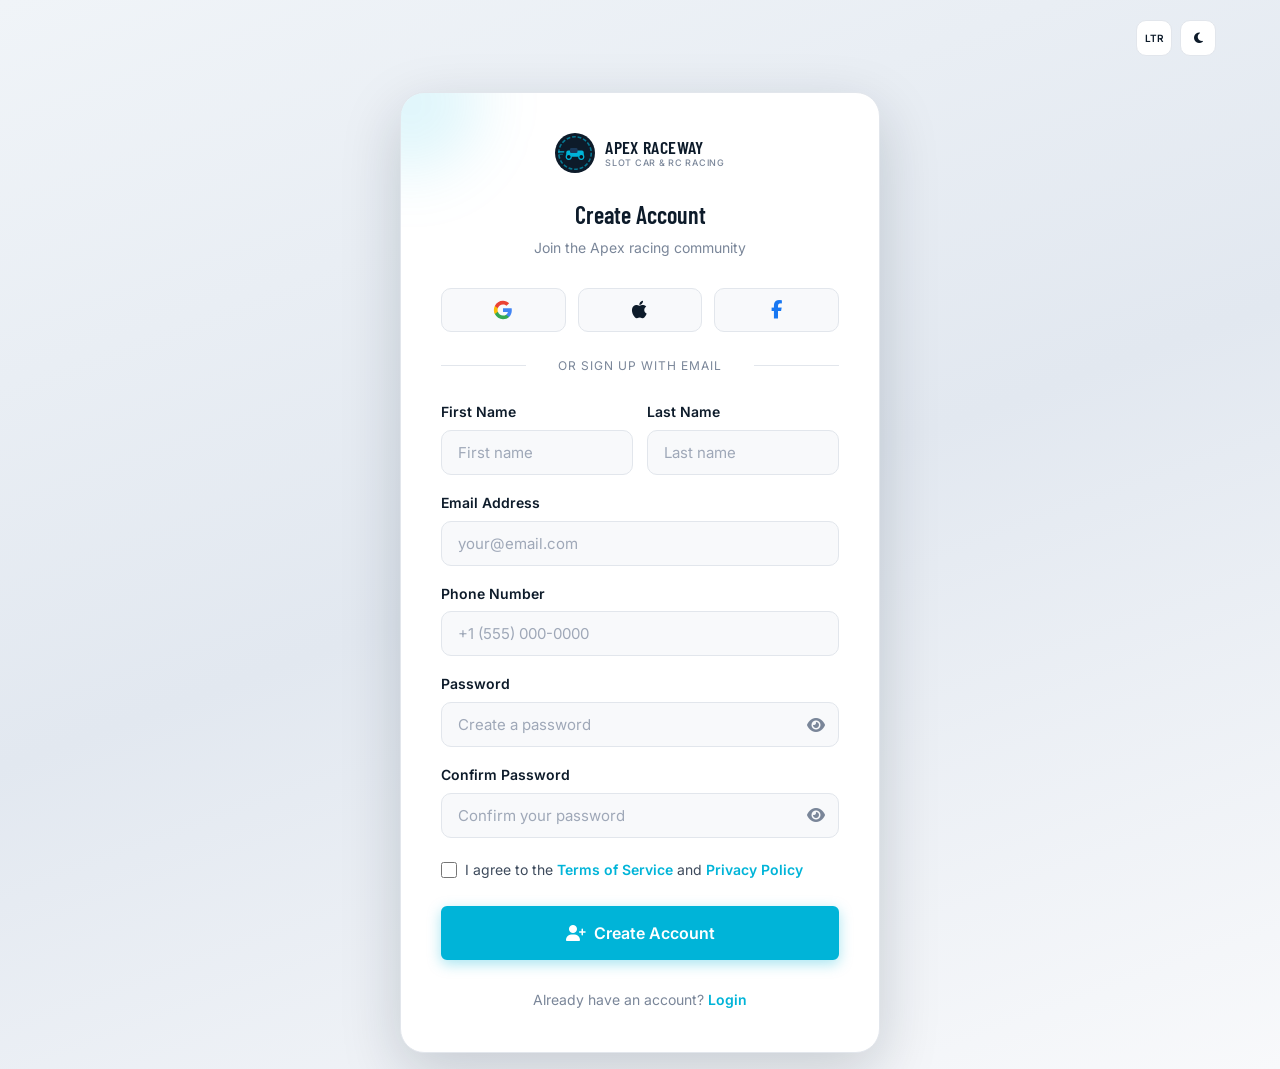
<file: signup.html>
<!DOCTYPE html>
<html lang="en" id="root-html">
<head>
    <meta charset="UTF-8">
    <meta name="viewport" content="width=device-width, initial-scale=1.0">
    <meta name="description" content="Create your Apex Raceway account to join leagues, book track time, track lap times, and join our racing community.">
    <title>Sign Up | Apex Raceway — Slot Car & RC Racing</title>
    <link rel="icon" type="image/svg+xml" href="favicon.svg">
    <link rel="stylesheet" href="https://cdnjs.cloudflare.com/ajax/libs/font-awesome/6.5.1/css/all.min.css">
    <link rel="stylesheet" href="style.css">
</head>
<body class="auth-page">

<!-- Top Bar -->
<div class="auth-topbar">
    <div style="display:flex;gap:0.5rem;">
        <button onclick="toggleDir()" class="auth-toggle-btn" title="Toggle Direction">
            <span class="dir-label" style="font-size:0.625rem;font-weight:600;">LTR</span>
        </button>
        <button onclick="toggleTheme()" class="auth-toggle-btn" title="Toggle Theme" aria-label="Toggle dark mode">
            <i class="fas fa-moon theme-icon"></i>
        </button>
    </div>
</div>

<!-- Card -->
<main style="flex:1;display:flex;align-items:center;justify-content:center;padding:1rem;">
    <div class="auth-card" style="max-width:480px;">
        <!-- Decorative ambient glow -->
        <div style="position:absolute;top:-60px;left:-60px;width:140px;height:140px;background:rgba(0,180,216,0.12);border-radius:50%;filter:blur(30px);pointer-events:none;"></div>

        <!-- Logo -->
        <a href="index.html" class="auth-logo" aria-label="Apex Raceway Home">
            <svg xmlns="http://www.w3.org/2000/svg" viewBox="0 0 64 64" width="40" height="40" style="width:40px;height:40px;display:block;flex-shrink:0;">
                <circle cx="32" cy="32" r="32" fill="#0D1B2A"/>
                <circle cx="32" cy="32" r="26" stroke="#00B4D8" stroke-width="2.5" fill="none" stroke-dasharray="6 3" opacity="0.6"/>
                <rect x="18" y="28" width="28" height="10" rx="3" fill="#00B4D8"/>
                <rect x="24" y="24" width="12" height="8" rx="2" fill="#1a3a5c"/>
                <circle cx="22" cy="38" r="4" fill="#080f1a" stroke="#00B4D8" stroke-width="2"/>
                <circle cx="42" cy="38" r="4" fill="#080f1a" stroke="#00B4D8" stroke-width="2"/>
                <line x1="6" y1="30" x2="14" y2="30" stroke="#00B4D8" stroke-width="2" stroke-linecap="round"/>
                <line x1="6" y1="34" x2="12" y2="34" stroke="#00B4D8" stroke-width="1.5" stroke-linecap="round" opacity="0.6"/>
            </svg>
            <div class="nav-logo-text">
                <span class="brand-name">Apex Raceway</span>
                <span class="brand-tagline">Slot Car & RC Racing</span>
            </div>
        </a>

        <!-- Header -->
        <div style="text-align:center;margin-bottom:1.75rem;">
            <h1 style="font-size:1.5rem;font-weight:600;margin-bottom:0.375rem;color:var(--text-heading);">Create Account</h1>
            <p style="font-size:0.875rem;color:var(--text-muted);font-weight:400;">Join the Apex racing community</p>
        </div>

        <!-- Social Signup -->
        <div class="social-login-grid">
            <button class="social-btn" title="Sign up with Google" onclick="alert('Google sign-up')">
                <svg width="20" height="20" viewBox="0 0 24 24"><path d="M22.56 12.25c0-.78-.07-1.53-.2-2.25H12v4.26h5.92a5.06 5.06 0 01-2.2 3.32v2.77h3.57c2.08-1.92 3.28-4.74 3.28-8.1z" fill="#4285F4"/><path d="M12 23c2.97 0 5.46-.98 7.28-2.66l-3.57-2.77c-.98.66-2.23 1.06-3.71 1.06-2.86 0-5.29-1.93-6.16-4.53H2.18v2.84C3.99 20.53 7.7 23 12 23z" fill="#34A853"/><path d="M5.84 14.09c-.22-.66-.35-1.36-.35-2.09s.13-1.43.35-2.09V7.07H2.18C1.43 8.55 1 10.22 1 12s.43 3.45 1.18 4.93l2.85-2.22.81-.62z" fill="#FBBC05"/><path d="M12 5.38c1.62 0 3.06.56 4.21 1.64l3.15-3.15C17.45 2.09 14.97 1 12 1 7.7 1 3.99 3.47 2.18 7.07l3.66 2.84c.87-2.6 3.3-4.53 6.16-4.53z" fill="#EA4335"/></svg>
            </button>
            <button class="social-btn" title="Sign up with Apple" onclick="alert('Apple sign-up')">
                <i class="fab fa-apple" style="font-size:1.25rem;"></i>
            </button>
            <button class="social-btn" title="Sign up with Facebook" onclick="alert('Facebook sign-up')">
                <i class="fab fa-facebook-f" style="font-size:1.125rem;color:#1877F2;"></i>
            </button>
        </div>

        <!-- Divider -->
        <div class="divider">or sign up with email</div>

        <!-- Form -->
        <form onsubmit="event.preventDefault(); alert('Account created successfully!'); window.location.href='login.html';" id="signup-form">
            <div style="display:grid;grid-template-columns:1fr 1fr;gap:0.875rem;margin-bottom:1rem;" id="name-grid">
                <div class="form-group">
                    <label class="form-label" for="signup-fname">First Name</label>
                    <input type="text" id="signup-fname" class="form-input" placeholder="First name" required>
                </div>
                <div class="form-group">
                    <label class="form-label" for="signup-lname">Last Name</label>
                    <input type="text" id="signup-lname" class="form-input" placeholder="Last name" required>
                </div>
            </div>
            <div class="form-group" style="margin-bottom:1rem;">
                <label class="form-label" for="signup-email">Email Address</label>
                <input type="email" id="signup-email" class="form-input" placeholder="your@email.com" required>
            </div>
            <div class="form-group" style="margin-bottom:1rem;">
                <label class="form-label" for="signup-phone">Phone Number</label>
                <input type="tel" id="signup-phone" class="form-input" placeholder="+1 (555) 000-0000" required>
            </div>
            <div class="form-group" style="margin-bottom:1rem;">
                <label class="form-label" for="signup-password">Password</label>
                <div class="password-wrapper">
                    <input type="password" id="signup-password" class="form-input" placeholder="Create a password" required minlength="8">
                    <button type="button" class="password-toggle" onclick="togglePasswordVisibility('signup-password', this.querySelector('i'))" aria-label="Toggle password">
                        <i class="fas fa-eye"></i>
                    </button>
                </div>
            </div>
            <div class="form-group" style="margin-bottom:1.25rem;">
                <label class="form-label" for="signup-confirm">Confirm Password</label>
                <div class="password-wrapper">
                    <input type="password" id="signup-confirm" class="form-input" placeholder="Confirm your password" required minlength="8">
                    <button type="button" class="password-toggle" onclick="togglePasswordVisibility('signup-confirm', this.querySelector('i'))" aria-label="Toggle password">
                        <i class="fas fa-eye"></i>
                    </button>
                </div>
            </div>
            <div class="checkbox-wrapper" style="margin-bottom:1.5rem;">
                <input type="checkbox" id="terms" required>
                <label for="terms">I agree to the <a href="#" class="link-primary">Terms of Service</a> and <a href="#" class="link-primary">Privacy Policy</a></label>
            </div>
            <button type="submit" class="btn btn-primary w-full btn-lg" style="width:100%;"><i class="fas fa-user-plus"></i> Create Account</button>
        </form>

        <!-- Footer link -->
        <p style="text-align:center;margin-top:1.75rem;font-size:0.875rem;color:var(--text-muted);font-weight:400;">
            Already have an account? <a href="login.html" class="link-primary">Login</a>
        </p>
    </div>
</main>

<script src="components.js"></script>
<script>
    document.addEventListener('DOMContentLoaded', function() {
        initAuthPage();
    });
</script>
</body>
</html>
</file>
<file: style.css>
/* ============================================================
   APEX RACEWAY - SLOT CAR & RC RACING TRACK
   Primary: #00B4D8 | Secondary: #0D1B2A
   ============================================================ */
@import url("https://fonts.googleapis.com/css2?family=Barlow+Condensed:wght@400;500;600;700;800;900&family=Inter:wght@300;400;450;500;600;700&display=swap");

:root {
    --primary:#00B4D8; --primary-dark:#0077B6; --primary-light:rgba(0,180,216,0.12);
    --secondary:#0D1B2A; --secondary-light:#1a3a5c;
    --success:#22c55e; --warning:#f59e0b; --error:#ef4444; --info:#3b82f6;
    --bg-body:#ffffff; --bg-surface:#f8f9fb; --bg-card:#ffffff; --bg-muted:#f1f3f6;
    --border:#e2e6ec; --border-strong:#c8cdd6;
    --text-heading:#0D1B2A; --text-body:#3d4a5c; --text-muted:#7a8699; --text-light:#9fa8b8;
    --shadow-sm:0 1px 3px rgba(13,27,42,0.08); --shadow-md:0 4px 16px rgba(13,27,42,0.10);
    --shadow-lg:0 8px 32px rgba(13,27,42,0.14); --shadow-xl:0 20px 60px rgba(13,27,42,0.18);
    --font-heading:"Barlow Condensed","Inter",sans-serif; --font-body:"Inter",sans-serif;
    --radius-sm:6px; --radius-md:10px; --radius-lg:16px; --radius-xl:24px; --radius-full:9999px;
    --nav-h:70px; --container:1200px;
    --ease:cubic-bezier(0.4,0,0.2,1); --ease-out:cubic-bezier(0,0,0.2,1);
    --t-fast:150ms; --t-base:250ms; --t-slow:400ms;
}
html.dark {
    --bg-body:#080f1a; --bg-surface:#0d1a2e; --bg-card:#101f35; --bg-muted:#152540;
    --border:#1e3050; --border-strong:#2a4060;
    --text-heading:#f0f4ff; --text-body:#b0bdd4; --text-muted:#6e83a0; --text-light:#4a5f7a;
    --shadow-sm:0 1px 3px rgba(0,0,0,0.3); --shadow-md:0 4px 16px rgba(0,0,0,0.4);
    --shadow-lg:0 8px 32px rgba(0,0,0,0.5); --shadow-xl:0 20px 60px rgba(0,0,0,0.6);
}

*,*::before,*::after{box-sizing:border-box;margin:0;padding:0;}
html{scroll-behavior:smooth;font-size:16px;}
body{font-family:var(--font-body);background:var(--bg-body);color:var(--text-body);line-height:1.7;font-weight:400;transition:background 250ms,color 250ms;overflow-x:hidden;}
img{max-width:100%;height:auto;display:block;}
a{text-decoration:none;color:inherit;}
button{cursor:pointer;border:none;background:none;font-family:var(--font-body);}
ul{list-style:none;}
input,textarea,select{font-family:var(--font-body);}
h1,h2,h3,h4,h5,h6{font-family:var(--font-heading);font-weight:600;color:var(--text-heading);line-height:1.2;}
p{font-family:var(--font-body);font-weight:400;line-height:1.7;}
.container{max-width:var(--container);margin-inline:auto;padding-inline:1.5rem;}
.section{padding-block:5rem;}.section-sm{padding-block:3rem;}.section-lg{padding-block:7rem;}
.section-badge{display:inline-flex;align-items:center;gap:.5rem;background:var(--primary-light);color:var(--primary);border:1px solid rgba(0,180,216,.25);padding:.375rem 1rem;border-radius:var(--radius-full);font-family:var(--font-heading);font-size:.75rem;font-weight:700;letter-spacing:.1em;text-transform:uppercase;margin-bottom:1rem;}
.section-title{font-size:clamp(2rem,4vw,3rem);font-weight:600;color:var(--text-heading);line-height:1.15;letter-spacing:-.02em;}
.section-sub{font-size:1.0625rem;color:var(--text-muted);max-width:600px;margin-inline:auto;line-height:1.75;font-weight:400;}
.text-primary{color:var(--primary);}.text-muted{color:var(--text-muted);}.text-center{text-align:center;}
.section-header{text-align:center;margin-bottom:3.5rem;}
.section-header .section-title{margin-bottom:1rem;}
.btn{display:inline-flex;align-items:center;justify-content:center;gap:.5rem;padding:.75rem 1.75rem;border-radius:var(--radius-sm);font-family:var(--font-body);font-size:.9375rem;font-weight:600;transition:all 250ms;cursor:pointer;border:2px solid transparent;white-space:nowrap;text-decoration:none;position:relative;overflow:hidden;}
.btn-primary{background:var(--primary);color:#fff;border-color:var(--primary);box-shadow:0 4px 14px rgba(0,180,216,.35);}
.btn-primary:hover{background:var(--primary-dark);border-color:var(--primary-dark);transform:translateY(-1px);}
.btn-outline{background:transparent;color:var(--primary);border-color:var(--primary);}
.btn-outline:hover{background:var(--primary);color:#fff;transform:translateY(-1px);}
.btn-ghost{background:transparent;color:var(--text-heading);border-color:var(--border-strong);}
.btn-ghost:hover{background:var(--bg-muted);border-color:var(--primary);color:var(--primary);}
.btn-sm{height:38px;padding:0 1.125rem;font-size:.875rem;line-height:1;}.btn-lg{padding:.9375rem 2.25rem;font-size:1rem;}
.btn-full{width:100%;}

.navbar{position:fixed;top:0;left:0;right:0;z-index:1000;height:var(--nav-h);background:rgba(255,255,255,.94);backdrop-filter:blur(18px);-webkit-backdrop-filter:blur(18px);border-bottom:1px solid var(--border);box-shadow:var(--shadow-sm);transition:background 250ms,box-shadow 250ms,border-color 250ms;}
html.dark .navbar{background:rgba(8,15,26,.94);border-bottom:1px solid rgba(255,255,255,.08);}
.navbar.scrolled{background:rgba(255,255,255,.98);backdrop-filter:blur(20px);box-shadow:var(--shadow-md);}
html.dark .navbar.scrolled{background:rgba(8,15,26,.98);border-bottom-color:rgba(255,255,255,.12);}
.nav-inner{max-width:var(--container);margin-inline:auto;padding-inline:1.5rem;height:100%;display:flex;align-items:center;justify-content:space-between;gap:1.5rem;}
.nav-logo{display:flex;align-items:center;gap:.625rem;text-decoration:none;flex-shrink:0;}
.nav-logo-img{width:40px;height:40px;object-fit:contain;border-radius:var(--radius-sm);}
.nav-logo-text{display:flex;flex-direction:column;}
.brand-name{font-family:var(--font-heading);font-size:1.125rem;font-weight:600;color:var(--text-heading);letter-spacing:.02em;line-height:1.1;text-transform:uppercase;}
.brand-tagline{font-size:.5625rem;font-weight:500;color:var(--text-muted);text-transform:uppercase;letter-spacing:.08em;}
.nav-links{display:flex;align-items:center;gap:.25rem;flex:1;justify-content:center;}
.nav-link{font-size:.875rem;font-weight:500;color:var(--text-body);padding:.5rem .75rem;border-radius:var(--radius-sm);transition:color 150ms,background 150ms;white-space:nowrap;}
.nav-link:hover,.nav-link.active{color:var(--primary);background:var(--primary-light);}
.nav-actions{display:flex;align-items:center;gap:.5rem;flex-shrink:0;margin-left:auto;}
[dir="rtl"] .nav-actions{margin-left:0;margin-right:auto;}
.nav-icon-btn{width:38px;height:38px;border-radius:var(--radius-sm);background:var(--bg-muted);border:1px solid var(--border);color:var(--text-body);display:flex;align-items:center;justify-content:center;transition:all 150ms;flex-shrink:0;}
.nav-icon-btn:hover{background:var(--primary-light);color:var(--primary);border-color:var(--primary);}

/* Mobile Navigation Hamburger & Breakpoints (Referenced from Hobby Project) */
.mobile-menu-btn{display:none;width:38px;height:38px;align-items:center;justify-content:center;border-radius:var(--radius-sm);background:var(--bg-muted);border:1px solid var(--border);color:var(--text-heading);cursor:pointer;transition:all 150ms;font-size:1.125rem;flex-shrink:0;}
.mobile-menu-btn:hover{background:var(--primary-light);color:var(--primary);border-color:var(--primary);}
.mobile-backdrop{display:none;position:fixed;inset:0;top:var(--nav-h);background:rgba(0,0,0,.65);backdrop-filter:blur(6px);-webkit-backdrop-filter:blur(6px);z-index:990;}
.mobile-backdrop.open{display:block;}
@keyframes fadeInDown{from{opacity:0;transform:translateY(-8px);}to{opacity:1;transform:translateY(0);}}
.mobile-menu{display:none;position:absolute;top:100%;left:0;right:0;background:var(--bg-card);border-bottom:1px solid var(--border);box-shadow:var(--shadow-xl);z-index:995;padding:1.25rem 1.5rem;}
.mobile-menu.open{display:block;animation:fadeInDown .25s cubic-bezier(.16,1,.3,1);}
.mobile-menu .mob-link{display:block;padding:.75rem 1rem;border-radius:var(--radius-md);font-family:var(--font-heading);font-weight:600;font-size:.95rem;color:var(--text-heading);transition:all 150ms;text-decoration:none;}
.mobile-menu .mob-link:hover,.mobile-menu .mob-link.active{background:var(--primary-light);color:var(--primary);padding-left:1.25rem;}
.mobile-menu .mob-actions{margin-top:1rem;padding-top:1rem;border-top:1px solid var(--border);display:flex;flex-direction:column;gap:.625rem;}
.mobile-menu .mob-toggles{display:flex;align-items:center;justify-content:center;gap:.75rem;margin-top:.875rem;padding-top:.25rem;}
.mobile-menu .mob-toggles .nav-icon-btn{display:flex !important;}

@media (max-width: 1024px) {
    .nav-links { display: none !important; }
    .nav-actions .nav-icon-btn { display: none !important; }
    .nav-actions .btn { display: none !important; }
    .mobile-menu-btn { display: flex !important; }
}
/* --- Hero Slider --- */
.hero, .hero-slider {
    position: relative;
    min-height: 100vh;
    display: flex;
    align-items: center;
    overflow: hidden;
    background: var(--secondary);
}
.hero-slides-wrapper {
    position: relative;
    width: 100%;
    min-height: 100vh;
    display: flex;
}
.hero-slide {
    position: absolute;
    inset: 0;
    width: 100%;
    height: 100%;
    opacity: 0;
    visibility: hidden;
    transition: opacity 800ms ease, transform 1200ms ease, visibility 800ms ease;
    transform: scale(1.03);
    display: flex;
    align-items: center;
    z-index: 1;
}
.hero-slide.active {
    opacity: 1;
    visibility: visible;
    transform: scale(1);
    z-index: 2;
}
.hero-bg {
    position: absolute;
    inset: 0;
    width: 100%;
    height: 100%;
    object-fit: cover;
    transition: transform 5500ms ease-out;
}
.hero-slide.active .hero-bg {
    transform: scale(1.06);
}
.hero-overlay {
    position: absolute;
    inset: 0;
    background: linear-gradient(135deg, rgba(8, 15, 26, 0.90) 0%, rgba(13, 27, 42, 0.72) 60%, rgba(0, 180, 216, 0.20) 100%);
    z-index: 1;
}
.hero-grid-pattern {
    position: absolute;
    inset: 0;
    background-image: linear-gradient(rgba(0, 180, 216, 0.07) 1px, transparent 1px), linear-gradient(90deg, rgba(0, 180, 216, 0.07) 1px, transparent 1px);
    background-size: 60px 60px;
    z-index: 1;
}
.hero-content {
    position: relative;
    z-index: 2;
    max-width: var(--container);
    margin-inline: auto;
    padding-inline: 1.5rem;
    padding-top: var(--nav-h);
    width: 100%;
    text-align: center;
    display: flex;
    justify-content: center;
}
.hero-inner {
    max-width: 820px;
    margin-inline: auto;
    text-align: center;
    display: flex;
    flex-direction: column;
    align-items: center;
    padding-top: calc(var(--nav-h) + 1.25rem);
    padding-bottom: 5.5rem;
}
.hero-slide .hero-inner > * {
    opacity: 0;
    transform: translateY(24px);
    transition: opacity 600ms cubic-bezier(0.16, 1, 0.3, 1), transform 600ms cubic-bezier(0.16, 1, 0.3, 1);
}
.hero-slide.active .hero-inner > * {
    opacity: 1;
    transform: translateY(0);
}
.hero-slide.active .hero-inner .hero-eyebrow { transition-delay: 200ms; }
.hero-slide.active .hero-inner .hero-title { transition-delay: 350ms; }
.hero-slide.active .hero-inner .hero-desc { transition-delay: 500ms; }
.hero-slide.active .hero-inner .hero-actions { transition-delay: 650ms; }

.hero-eyebrow {
    display: inline-flex;
    align-items: center;
    gap: 0.5rem;
    background: var(--primary-light);
    color: var(--primary);
    border: 1px solid rgba(0, 180, 216, 0.35);
    padding: 0.375rem 1rem;
    border-radius: var(--radius-full);
    font-family: var(--font-heading);
    font-size: 0.75rem;
    font-weight: 700;
    letter-spacing: 0.12em;
    text-transform: uppercase;
    margin-bottom: 1.5rem;
    margin-inline: auto;
}
.hero-title {
    font-family: var(--font-heading);
    font-size: clamp(3rem, 7vw, 5.5rem);
    font-weight: 600;
    color: #fff;
    line-height: 1.05;
    letter-spacing: -0.02em;
    margin-bottom: 1.5rem;
    text-transform: uppercase;
    text-align: center;
}
.hero-title span {
    color: var(--primary);
    display: block;
}
.hero-desc {
    font-size: clamp(1rem, 1.8vw, 1.125rem);
    color: rgba(255, 255, 255, 0.78);
    max-width: 640px;
    line-height: 1.8;
    margin-bottom: 1.75rem;
    font-weight: 400;
    margin-inline: auto;
    text-align: center;
}
.hero-actions {
    display: flex;
    flex-wrap: wrap;
    gap: 1rem;
    margin-bottom: 0;
    justify-content: center;
}
.hero-actions .btn-ghost {
    color: #ffffff !important;
    border: 2px solid rgba(255, 255, 255, 0.45) !important;
    background: rgba(255, 255, 255, 0.08) !important;
    backdrop-filter: blur(8px);
    -webkit-backdrop-filter: blur(8px);
}
.hero-actions .btn-ghost:hover {
    background: rgba(0, 180, 216, 0.25) !important;
    border-color: var(--primary) !important;
    color: #ffffff !important;
    box-shadow: 0 0 20px rgba(0, 180, 216, 0.35);
    transform: translateY(-2px);
}


/* Slider Arrows */
.hero-slider-arrow {
    position: absolute;
    top: 50%;
    transform: translateY(-50%);
    width: 48px;
    height: 48px;
    border-radius: 50%;
    background: rgba(13, 27, 42, 0.65);
    backdrop-filter: blur(8px);
    -webkit-backdrop-filter: blur(8px);
    border: 1px solid rgba(255, 255, 255, 0.15);
    color: #fff;
    display: flex;
    align-items: center;
    justify-content: center;
    font-size: 1.125rem;
    cursor: pointer;
    z-index: 10;
    transition: all 250ms ease;
}
.hero-slider-arrow:hover {
    background: var(--primary);
    border-color: var(--primary);
    transform: translateY(-50%) scale(1.1);
    box-shadow: 0 0 20px rgba(0, 180, 216, 0.4);
}
.hero-slider-arrow.prev { left: 2rem; }
.hero-slider-arrow.next { right: 2rem; }
[dir="rtl"] .hero-slider-arrow.prev { left: auto; right: 2rem; }
[dir="rtl"] .hero-slider-arrow.next { right: auto; left: 2rem; }

/* Slider Dots */
.hero-slider-dots {
    position: absolute;
    bottom: 1.25rem;
    left: 50%;
    transform: translateX(-50%);
    display: flex;
    align-items: center;
    gap: 0.75rem;
    z-index: 10;
}
.hero-dot {
    width: 32px;
    height: 6px;
    border-radius: var(--radius-full);
    background: rgba(255, 255, 255, 0.25);
    border: none;
    cursor: pointer;
    padding: 0;
    overflow: hidden;
    position: relative;
    transition: all 300ms ease;
}
.hero-dot.active {
    width: 48px;
    background: rgba(255, 255, 255, 0.35);
}
.hero-dot-fill {
    display: block;
    height: 100%;
    width: 0%;
    background: var(--primary);
    border-radius: var(--radius-full);
}
.hero-dot.active .hero-dot-fill {
    width: 100%;
    transition: width 5000ms linear;
}
.card{background:var(--bg-card);border:1px solid var(--border);border-radius:var(--radius-lg);overflow:hidden;transition:all 250ms;box-shadow:var(--shadow-sm);}
.card:hover{box-shadow:var(--shadow-lg);transform:translateY(-4px);border-color:var(--primary);}
.card-img{width:100%;height:220px;object-fit:cover;} .card-body{padding:1.5rem;}
.feature-card{background:var(--bg-card);border:1px solid var(--border);border-radius:var(--radius-lg);padding:2rem;transition:all 250ms;box-shadow:var(--shadow-sm);position:relative;overflow:hidden;}
.feature-card:hover{box-shadow:var(--shadow-lg);transform:translateY(-4px);border-color:var(--primary);}
.feature-icon{width:52px;height:52px;border-radius:var(--radius-md);background:var(--primary-light);display:flex;align-items:center;justify-content:center;margin-bottom:1.25rem;color:var(--primary);font-size:1.375rem;}
.feature-title{font-family:var(--font-heading);font-size:1.25rem;font-weight:600;margin-bottom:.625rem;}
.feature-desc{font-size:.9375rem;color:var(--text-muted);line-height:1.7;font-weight:400;}
.grid-2{display:grid;grid-template-columns:repeat(2,1fr);gap:1.75rem;}
.grid-3{display:grid;grid-template-columns:repeat(3,1fr);gap:1.75rem;}
.grid-4{display:grid;grid-template-columns:repeat(4,1fr);gap:1.75rem;}
.grid-auto{display:grid;grid-template-columns:repeat(auto-fit,minmax(280px,1fr));gap:1.75rem;}
.stats-bar{background:var(--secondary);color:#fff;padding-block:3rem;}
html.dark .stats-bar{background:var(--bg-surface);border-top:1px solid var(--border);border-bottom:1px solid var(--border);}
.stat-item{text-align:center;}
.stat-num{font-family:var(--font-heading);font-size:clamp(2rem,4vw,3rem);font-weight:600;color:var(--primary);line-height:1;}
.stat-label{font-size:.875rem;color:rgba(255,255,255,.6);margin-top:.375rem;font-weight:400;}
html.dark .stat-label{color:var(--text-muted);}
.pricing-card{background:var(--bg-card);border:2px solid var(--border);border-radius:var(--radius-xl);padding:2.5rem 2rem;position:relative;transition:all 250ms;text-align:center;display:flex;flex-direction:column;height:100%;}
.pricing-card:hover{box-shadow:var(--shadow-xl);transform:translateY(-6px);}
.pricing-card.popular{border-color:var(--primary);box-shadow:0 0 0 1px var(--primary),var(--shadow-lg);}
.pricing-badge{position:absolute;top:0;left:50%;transform:translate(-50%,-50%);background:var(--primary);color:#fff;padding:.375rem 1.125rem;border-radius:var(--radius-full);font-family:var(--font-heading);font-size:.75rem;font-weight:700;letter-spacing:.08em;text-transform:uppercase;white-space:nowrap;box-shadow:0 4px 14px rgba(0,180,216,.35);z-index:2;}
.pricing-title{font-family:var(--font-heading);font-size:1.375rem;font-weight:600;margin-bottom:.5rem;}
.pricing-price{font-family:var(--font-heading);font-size:clamp(2.5rem,5vw,3.5rem);font-weight:600;color:var(--primary);line-height:1;margin:1.25rem 0;}
.pricing-price sup{font-size:1.25rem;font-weight:600;vertical-align:super;}
.pricing-price small{font-size:1rem;font-weight:400;color:var(--text-muted);}
.pricing-desc{font-size:.9375rem;color:var(--text-muted);margin-bottom:1.75rem;min-height:44px;}
.pricing-features{text-align:left;display:flex;flex-direction:column;gap:.75rem;margin-bottom:2rem;flex:1 1 auto;width:fit-content;margin-inline:auto;max-width:100%;}
.pricing-card .btn{margin-top:auto;width:100%;height:48px;min-height:48px;display:inline-flex;align-items:center;justify-content:center;}
.pricing-feature{display:flex;align-items:center;gap:.625rem;font-size:.9375rem;font-weight:400;color:var(--text-body);}
.pricing-feature i{color:var(--success);font-size:.875rem;flex-shrink:0;}
.pricing-feature.no i{color:var(--text-light);}
.pricing-feature.no span{color:var(--text-light);text-decoration:line-through;}
.table-responsive{width:100%;overflow-x:auto;-webkit-overflow-scrolling:touch;}
.table-responsive::-webkit-scrollbar{height:4px;}
.table-responsive::-webkit-scrollbar-thumb{background:var(--border);border-radius:4px;}
.standings-wrap{background:var(--bg-card);border:1px solid var(--border);border-radius:var(--radius-lg);overflow:hidden;}
.leaderboard-table{width:100%;border-collapse:collapse;}
.leaderboard-table th{background:var(--bg-muted);color:var(--text-muted);font-size:.75rem;font-weight:600;text-transform:uppercase;letter-spacing:.08em;padding:.875rem 1rem;text-align:left;white-space:nowrap;}
.leaderboard-table td{padding:.875rem 1rem;border-bottom:1px solid var(--border);font-size:.9375rem;white-space:nowrap;}
.leaderboard-table tr:last-child td{border-bottom:none;}
.leaderboard-table tr:hover td{background:var(--bg-muted);}
@media(max-width:575px){
  .leaderboard-table th,.leaderboard-table td{padding:.625rem .5rem;font-size:.8125rem;}
  .leaderboard-table .col-hide-mobile{display:none;}
  .leaderboard-table .mobile-class-tag{display:inline-block!important;}
  .rank-badge{width:22px;height:22px;font-size:.75rem;}
}
.rank-badge{display:inline-flex;align-items:center;justify-content:center;width:28px;height:28px;border-radius:50%;font-weight:700;font-size:.8125rem;}
.rank-1{background:rgba(255,200,0,.15);color:#f59e0b;}
.rank-2{background:rgba(150,150,150,.15);color:#9ca3af;}
.rank-3{background:rgba(200,110,50,.15);color:#cd7c3e;}
.product-card{background:var(--bg-card);border:1px solid var(--border);border-radius:var(--radius-lg);overflow:hidden;transition:all 250ms;}
.product-card:hover{box-shadow:var(--shadow-lg);transform:translateY(-4px);}
.product-img-wrap{position:relative;overflow:hidden;aspect-ratio:4/3;}
.product-img-wrap img{width:100%;height:100%;object-fit:cover;transition:transform 400ms;}
.product-card:hover .product-img-wrap img{transform:scale(1.05);}
.product-tag{position:absolute;top:.75rem;left:.75rem;background:var(--primary);color:#fff;padding:.25rem .625rem;border-radius:var(--radius-sm);font-size:.6875rem;font-weight:700;text-transform:uppercase;}
.product-body{padding:1.25rem 1.5rem;}
.product-brand{font-size:.75rem;color:var(--primary);font-weight:600;text-transform:uppercase;letter-spacing:.06em;margin-bottom:.375rem;}
.product-name{font-family:var(--font-heading);font-size:1.0625rem;font-weight:600;margin-bottom:.5rem;}
.product-rating{display:flex;align-items:center;gap:.375rem;font-size:.8125rem;color:var(--text-muted);margin-bottom:1rem;}
.product-rating i{color:var(--warning);font-size:.75rem;}
.product-price-row{display:flex;align-items:center;justify-content:space-between;}
.product-price{font-family:var(--font-heading);font-size:1.375rem;font-weight:600;color:var(--primary);}
.product-old-price{font-size:.875rem;color:var(--text-light);text-decoration:line-through;margin-left:.5rem;}
.testimonial-card{background:var(--bg-card);border:1px solid var(--border);border-radius:var(--radius-lg);padding:2rem;transition:all 250ms;display:flex;flex-direction:column;height:100%;}
.testimonial-card:hover{border-color:var(--primary);box-shadow:var(--shadow-md);transform:translateY(-3px);}
.testimonial-stars{display:flex;gap:3px;margin-bottom:1rem;}
.testimonial-stars i{color:var(--warning);font-size:.875rem;}
.testimonial-text{font-size:.9375rem;color:var(--text-body);line-height:1.75;margin-bottom:1.5rem;font-style:italic;font-weight:400;flex:1;}
.testimonial-author{display:flex;align-items:center;gap:.875rem;margin-top:auto;}
.testimonial-avatar{width:44px;height:44px;border-radius:50%;object-fit:cover;background:var(--primary-light);}
.testimonial-name{font-weight:600;font-size:.9375rem;color:var(--text-heading);}
.testimonial-role{font-size:.8125rem;color:var(--text-muted);}
.img-placeholder{width:100%;height:100%;background:linear-gradient(135deg,var(--bg-muted) 0%,var(--border) 100%);display:flex;flex-direction:column;align-items:center;justify-content:center;gap:.75rem;color:var(--text-light);font-size:.8125rem;text-align:center;}
.img-placeholder i{font-size:2.5rem;opacity:.4;}.form-group{display:flex;flex-direction:column;gap:.375rem;}
.form-label{font-size:.875rem;font-weight:600;color:var(--text-heading);}
.form-input,.form-select,.form-textarea{width:100%;padding:.75rem 1rem;background:var(--bg-surface);border:1.5px solid var(--border);border-radius:var(--radius-md);color:var(--text-heading);font-size:.9375rem;outline:none;}
.form-input:focus,.form-select:focus,.form-textarea:focus{border-color:var(--primary);box-shadow:0 0 0 3px rgba(0,180,216,.12);}
.form-input::placeholder,.form-textarea::placeholder{color:var(--text-light);}
.form-textarea{resize:vertical;min-height:120px;}
.password-wrapper{position:relative;}
.password-wrapper .form-input{padding-right:3rem;}
.password-toggle{position:absolute;right:.875rem;top:50%;transform:translateY(-50%);color:var(--text-muted);background:none;border:none;cursor:pointer;font-size:1rem;}
.password-toggle:hover{color:var(--primary);}

/* Custom Crisp SVG Calendar Picker Indicator */
input[type="date"] {
    color: var(--text-heading) !important;
    color-scheme: light;
    cursor: pointer;
}
input[type="date"]::-webkit-calendar-picker-indicator {
    background-image: url('data:image/svg+xml;utf8,<svg xmlns="http://www.w3.org/2000/svg" width="24" height="24" viewBox="0 0 24 24" fill="none" stroke="%230D1B2A" stroke-width="2" stroke-linecap="round" stroke-linejoin="round"><rect x="3" y="4" width="18" height="18" rx="2" ry="2"></rect><line x1="16" y1="2" x2="16" y2="6"></line><line x1="8" y1="2" x2="8" y2="6"></line><line x1="3" y1="10" x2="21" y2="10"></line></svg>') !important;
    background-repeat: no-repeat !important;
    background-position: center !important;
    background-size: 20px 20px !important;
    cursor: pointer !important;
    opacity: 1 !important;
    filter: none !important;
    width: 22px !important;
    height: 22px !important;
    transition: all 150ms ease;
}
input[type="date"]::-webkit-calendar-picker-indicator:hover {
    background-image: url('data:image/svg+xml;utf8,<svg xmlns="http://www.w3.org/2000/svg" width="24" height="24" viewBox="0 0 24 24" fill="none" stroke="%2300B4D8" stroke-width="2.2" stroke-linecap="round" stroke-linejoin="round"><rect x="3" y="4" width="18" height="18" rx="2" ry="2"></rect><line x1="16" y1="2" x2="16" y2="6"></line><line x1="8" y1="2" x2="8" y2="6"></line><line x1="3" y1="10" x2="21" y2="10"></line></svg>') !important;
    transform: scale(1.15);
    filter: drop-shadow(0 0 6px rgba(0, 180, 216, 0.8)) !important;
}
input[type="date"]::-webkit-datetime-edit,
input[type="date"]::-webkit-datetime-edit-fields-wrapper,
input[type="date"]::-webkit-datetime-edit-text,
input[type="date"]::-webkit-datetime-edit-month-field,
input[type="date"]::-webkit-datetime-edit-day-field,
input[type="date"]::-webkit-datetime-edit-year-field {
    color: var(--text-heading) !important;
}
html.dark input[type="date"] {
    color: #ffffff !important;
    color-scheme: dark !important;
}
html.dark input[type="date"]::-webkit-calendar-picker-indicator {
    background-image: url('data:image/svg+xml;utf8,<svg xmlns="http://www.w3.org/2000/svg" width="24" height="24" viewBox="0 0 24 24" fill="none" stroke="%23ffffff" stroke-width="2" stroke-linecap="round" stroke-linejoin="round"><rect x="3" y="4" width="18" height="18" rx="2" ry="2"></rect><line x1="16" y1="2" x2="16" y2="6"></line><line x1="8" y1="2" x2="8" y2="6"></line><line x1="3" y1="10" x2="21" y2="10"></line></svg>') !important;
}
html.dark input[type="date"]::-webkit-calendar-picker-indicator:hover {
    background-image: url('data:image/svg+xml;utf8,<svg xmlns="http://www.w3.org/2000/svg" width="24" height="24" viewBox="0 0 24 24" fill="none" stroke="%2300B4D8" stroke-width="2.2" stroke-linecap="round" stroke-linejoin="round"><rect x="3" y="4" width="18" height="18" rx="2" ry="2"></rect><line x1="16" y1="2" x2="16" y2="6"></line><line x1="8" y1="2" x2="8" y2="6"></line><line x1="3" y1="10" x2="21" y2="10"></line></svg>') !important;
}
html.dark input[type="date"]::-webkit-datetime-edit,
html.dark input[type="date"]::-webkit-datetime-edit-fields-wrapper,
html.dark input[type="date"]::-webkit-datetime-edit-text,
html.dark input[type="date"]::-webkit-datetime-edit-month-field,
html.dark input[type="date"]::-webkit-datetime-edit-day-field,
html.dark input[type="date"]::-webkit-datetime-edit-year-field {
    color: #ffffff !important;
}

/* Custom Select Dropdown with Clean Right Gap and Crisp SVG Arrow */
select, select.form-input, .form-select, .shop-select-filter {
    appearance: none !important;
    -webkit-appearance: none !important;
    -moz-appearance: none !important;
    cursor: pointer !important;
    background-color: var(--bg-surface) !important;
    background-image: url("data:image/svg+xml,%3Csvg xmlns='http://www.w3.org/2000/svg' width='16' height='16' viewBox='0 0 24 24' fill='none' stroke='%2364748B' stroke-width='2.2' stroke-linecap='round' stroke-linejoin='round'%3E%3Cpolyline points='6 9 12 15 18 9'%3E%3C/polyline%3E%3C/svg%3E") !important;
    background-repeat: no-repeat !important;
    background-position: right 1.25rem center !important;
    background-size: 16px 16px !important;
    padding-right: 2.75rem !important;
}

html.dark select, html.dark select.form-input, html.dark .form-select, html.dark .shop-select-filter {
    color-scheme: dark !important;
    background-image: url("data:image/svg+xml,%3Csvg xmlns='http://www.w3.org/2000/svg' width='16' height='16' viewBox='0 0 24 24' fill='none' stroke='%23ffffff' stroke-width='2.2' stroke-linecap='round' stroke-linejoin='round'%3E%3Cpolyline points='6 9 12 15 18 9'%3E%3C/polyline%3E%3C/svg%3E") !important;
}

select:focus, select.form-input:focus, .form-select:focus, .shop-select-filter:focus {
    border-color: var(--primary) !important;
    box-shadow: 0 0 0 3px rgba(0, 180, 216, 0.12) !important;
    background-image: url("data:image/svg+xml,%3Csvg xmlns='http://www.w3.org/2000/svg' width='16' height='16' viewBox='0 0 24 24' fill='none' stroke='%2300B4D8' stroke-width='2.5' stroke-linecap='round' stroke-linejoin='round'%3E%3Cpolyline points='6 9 12 15 18 9'%3E%3C/polyline%3E%3C/svg%3E") !important;
}

[dir="rtl"] select, [dir="rtl"] select.form-input, [dir="rtl"] .form-select, [dir="rtl"] .shop-select-filter {
    background-position: left 1.25rem center !important;
    padding-right: 1rem !important;
    padding-left: 2.75rem !important;
}

/* RTL Form Alignment */
[dir="rtl"] .form-input,
[dir="rtl"] .form-select,
[dir="rtl"] .form-textarea,
[dir="rtl"] input,
[dir="rtl"] textarea,
[dir="rtl"] select {
    text-align: right;
    direction: rtl;
}
[dir="rtl"] input[type="tel"],
[dir="rtl"] input[type="email"],
[dir="rtl"] input[type="number"],
[dir="rtl"] input[type="text"],
[dir="rtl"] input[type="password"] {
    text-align: right;
    direction: rtl;
}
[dir="rtl"] input[type="date"] {
    position: relative;
    direction: rtl;
    text-align: right;
    padding-left: 2.75rem !important;
    padding-right: 1rem !important;
}
[dir="rtl"] input[type="date"]::-webkit-calendar-picker-indicator {
    position: absolute;
    left: 1.25rem;
    right: auto;
    top: 50%;
    margin-top: -11px;
}
[dir="rtl"] input::placeholder,
[dir="rtl"] textarea::placeholder,
[dir="rtl"] .form-input::placeholder,
[dir="rtl"] .form-textarea::placeholder {
    text-align: right;
    direction: rtl;
}
[dir="rtl"] .password-wrapper .form-input {
    padding-left: 3rem;
    padding-right: 1rem;
}
[dir="rtl"] .password-toggle {
    left: .875rem;
    right: auto;
}
.checkbox-wrapper{display:flex;align-items:center;gap:.5rem;cursor:pointer;font-size:.875rem;color:var(--text-body);}
.checkbox-wrapper input[type=checkbox]{width:16px;height:16px;accent-color:var(--primary);}
.divider{display:flex;align-items:center;gap:1rem;color:var(--text-muted);font-size:.8125rem;margin-block:1.25rem;}
.divider::before,.divider::after{content:'';flex:1;height:1px;background:var(--border);}
.social-login-grid{display:grid;grid-template-columns:repeat(3,1fr);gap:.75rem;margin-bottom:1.25rem;}
.social-btn{display:flex;align-items:center;justify-content:center;height:44px;border-radius:var(--radius-md);background:var(--bg-surface);border:1.5px solid var(--border);}
.social-btn:hover{background:var(--bg-muted);transform:translateY(-1px);}
.link-primary{color:var(--primary);font-weight:600;}
.link-primary:hover{text-decoration:underline;}
.filter-tabs{display:flex;flex-wrap:wrap;gap:.5rem;}
.filter-tab{padding:.5rem 1.25rem;border-radius:var(--radius-full);background:var(--bg-card);border:1.5px solid var(--border);color:var(--text-heading);font-family:var(--font-body);font-size:.875rem;font-weight:500;cursor:pointer;transition:all 200ms ease;}
.filter-tab:hover{border-color:var(--primary);color:var(--primary);background:rgba(0,180,216,0.08);}
.filter-tab.active{background:var(--primary);border-color:var(--primary);color:#fff;box-shadow:0 4px 14px rgba(0,180,216,.35);}

/* --- Booking Steps Grid --- */

/* --- Race Highlight Cards --- */
.race-highlight-card {
    background: var(--bg-card);
    border: 1px solid var(--border);
    border-radius: var(--radius-lg);
    overflow: hidden;
    box-shadow: var(--shadow-sm);
    transition: all 250ms ease;
    display: flex;
    flex-direction: column;
    height: 100%;
}
.race-highlight-card:hover {
    transform: translateY(-5px);
    box-shadow: var(--shadow-lg);
    border-color: var(--primary);
}
.race-highlight-img-wrap {
    position: relative;
    overflow: hidden;
    height: 230px;
    background: var(--secondary);
}
.race-highlight-img {
    width: 100%;
    height: 100%;
    object-fit: cover;
    transition: transform 400ms ease;
}
.race-highlight-card:hover .race-highlight-img {
    transform: scale(1.05);
}
.race-highlight-tag {
    position: absolute;
    top: 1rem;
    left: 1rem;
    background: rgba(13, 27, 42, 0.85);
    backdrop-filter: blur(8px);
    -webkit-backdrop-filter: blur(8px);
    color: var(--primary);
    border: 1px solid rgba(0, 180, 216, 0.35);
    padding: 0.35rem 0.75rem;
    border-radius: var(--radius-full);
    font-family: var(--font-heading);
    font-size: 0.75rem;
    font-weight: 700;
    letter-spacing: 0.08em;
    text-transform: uppercase;
    display: inline-flex;
    align-items: center;
    gap: 0.375rem;
    z-index: 2;
}
[dir="rtl"] .race-highlight-tag {
    left: auto;
    right: 1rem;
}
.race-highlight-play {
    position: absolute;
    inset: 0;
    margin: auto;
    width: 48px;
    height: 48px;
    border-radius: 50%;
    background: rgba(0, 180, 216, 0.9);
    color: #fff;
    display: flex;
    align-items: center;
    justify-content: center;
    font-size: 1rem;
    padding-left: 3px;
    opacity: 0;
    transform: scale(0.8);
    transition: all 250ms ease;
    box-shadow: 0 0 0 8px rgba(0, 180, 216, 0.25);
    z-index: 2;
    pointer-events: none;
}
.race-highlight-card:hover .race-highlight-play {
    opacity: 1;
    transform: scale(1);
}
.race-highlight-body {
    padding: 1.5rem;
    display: flex;
    flex-direction: column;
    flex: 1;
}
.race-highlight-title {
    font-family: var(--font-heading);
    font-size: 1.25rem;
    font-weight: 600;
    color: var(--text-heading);
    margin-bottom: 0.5rem;
    transition: color 150ms ease;
}
.race-highlight-card:hover .race-highlight-title {
    color: var(--primary);
}
.race-highlight-desc {
    font-size: 0.875rem;
    color: var(--text-muted);
    line-height: 1.6;
    margin-bottom: 1.25rem;
    font-weight: 400;
    flex: 1;
}
.race-highlight-meta {
    display: flex;
    align-items: center;
    justify-content: space-between;
    padding-top: 0.875rem;
    border-top: 1px solid var(--border);
    font-size: 0.8125rem;
    color: var(--text-muted);
    margin-top: auto;
}
.race-highlight-meta span {
    display: inline-flex;
    align-items: center;
    gap: 0.375rem;
}

.booking-steps {
    display: grid;
    grid-template-columns: repeat(4, 1fr);
    gap: 1.5rem;
    position: relative;
    max-width: var(--container);
    margin-inline: auto;
}
.booking-step {
    background: var(--bg-card);
    border: 1px solid var(--border);
    border-radius: var(--radius-lg);
    padding: 2.25rem 1.5rem;
    text-align: center;
    position: relative;
    transition: all 250ms ease;
    box-shadow: var(--shadow-sm);
    display: flex;
    flex-direction: column;
    align-items: center;
    overflow: hidden;
}
.booking-step:hover {
    transform: translateY(-5px);
    box-shadow: var(--shadow-lg);
    border-color: var(--primary);
}
.booking-step::before {
    content: '';
    position: absolute;
    top: 0;
    left: 0;
    right: 0;
    height: 3px;
    background: transparent;
    transition: background 250ms ease;
}
.booking-step:hover::before {
    background: linear-gradient(90deg, var(--primary), #00E5FF);
}
.step-num-badge {
    position: absolute;
    top: 1rem;
    right: 1.25rem;
    font-family: var(--font-heading);
    font-size: 1.75rem;
    font-weight: 800;
    color: var(--text-muted);
    opacity: 0.25;
    line-height: 1;
}
[dir="rtl"] .step-num-badge {
    right: auto;
    left: 1.25rem;
}
.step-icon-wrap {
    width: 60px;
    height: 60px;
    border-radius: var(--radius-md);
    background: var(--primary-light);
    color: var(--primary);
    display: flex;
    align-items: center;
    justify-content: center;
    font-size: 1.5rem;
    margin-bottom: 1.25rem;
    transition: all 250ms ease;
}
.booking-step:hover .step-icon-wrap {
    background: var(--primary);
    color: #fff;
    transform: scale(1.08);
    box-shadow: 0 4px 14px rgba(0, 180, 216, 0.35);
}
.step-label {
    font-family: var(--font-heading);
    font-size: 1.25rem;
    font-weight: 600;
    color: var(--text-heading);
    margin-bottom: 0.625rem;
}
.step-desc {
    font-size: 0.9rem;
    color: var(--text-muted);
    line-height: 1.6;
    font-weight: 400;
    margin: 0;
}

.faq-item{background:var(--bg-card);border:1px solid var(--border);border-radius:var(--radius-md);overflow:hidden;margin-bottom:.75rem;}
.faq-item.active{border-color:var(--primary);}
.faq-q{display:flex;align-items:center;justify-content:space-between;padding:1.125rem 1.5rem;cursor:pointer;font-weight:600;font-size:.9375rem;color:var(--text-heading);}
.faq-q:hover{color:var(--primary);}
.faq-q i{transition:transform 250ms;flex-shrink:0;}
.faq-item.active .faq-q i{transform:rotate(180deg);color:var(--primary);}
.faq-a{display:none;padding:0 1.5rem 1.25rem;font-size:.9375rem;color:var(--text-muted);line-height:1.7;}
.faq-item.active .faq-a{display:block;}
/* --- Footer --- */
.footer{background:#0B0E14;color:#fff;padding:5rem 0 2.5rem;border-top:1px solid rgba(255,255,255,.06);position:relative;overflow:hidden;}
html.dark .footer{background:#040810;border-top-color:rgba(255,255,255,.08);}
.footer-grid{display:grid;grid-template-columns:1.35fr 1fr 1fr 1.35fr;gap:3rem 2.5rem;margin-bottom:3.5rem;align-items:start;}
.footer-logo{display:inline-flex;align-items:center;gap:.75rem;text-decoration:none;margin-bottom:1.25rem;}
.footer-logo .brand-name{color:#fff!important;font-weight:600;font-family:var(--font-heading);}
.footer-brand p{color:rgba(255,255,255,.6);font-size:.875rem;line-height:1.7;margin:0 0 1.5rem 0;max-width:380px;font-weight:400;}
.footer-socials{display:flex;align-items:center;gap:.75rem;}
.footer-social-link{width:2.375rem;height:2.375rem;display:inline-flex;align-items:center;justify-content:center;border-radius:50%;background:rgba(255,255,255,.04);border:1px solid rgba(255,255,255,.09);color:rgba(255,255,255,.65);transition:all 150ms;text-decoration:none;font-size:.9375rem;}
.footer-social-link:hover{border-color:var(--primary);color:#fff;background:rgba(0,180,216,.2);transform:translateY(-2px);box-shadow:0 4px 14px rgba(0,180,216,.25);}
.footer-col-title{font-family:var(--font-heading);font-weight:600;font-size:.8125rem;text-transform:uppercase;letter-spacing:.08em;color:#fff;margin-bottom:1.35rem;}
.footer-links{list-style:none;padding:0;margin:0;display:flex;flex-direction:column;gap:.75rem;}
.footer-links li{margin-bottom:0;}
.footer-links a{color:rgba(255,255,255,.55);font-size:.875rem;text-decoration:none;transition:all 150ms;display:inline-block;font-weight:400;}
.footer-links a:hover{color:#fff;transform:translateX(4px);}
[dir="rtl"] .footer-links a:hover{transform:translateX(-4px);}

/* Newsletter Card */
.footer-newsletter-card{background:#111722;border:1px solid rgba(255,255,255,.08);border-radius:var(--radius-lg);padding:1.5rem;box-shadow:0 8px 24px rgba(0,0,0,.25);}
html.dark .footer-newsletter-card{background:#0d1420;border-color:rgba(255,255,255,.1);}
.footer-newsletter-title{font-family:var(--font-heading);color:#fff;font-size:.95rem;font-weight:600;margin-bottom:.35rem;}
.footer-newsletter-desc{color:rgba(255,255,255,.55);font-size:.8125rem;line-height:1.55;margin-bottom:1.15rem;font-weight:400;}
.footer-newsletter-form{display:flex;flex-direction:column;gap:.75rem;}
.footer-newsletter-input{width:100%;padding:.75rem 1rem;background:#18202C;border:1px solid rgba(255,255,255,.1);border-radius:var(--radius-sm);color:#fff;font-family:var(--font-body);font-size:.85rem;outline:none;transition:all 150ms;}
html.dark .footer-newsletter-input{background:#131b27;}
.footer-newsletter-input:focus{border-color:var(--primary);background:#1D2736;box-shadow:0 0 0 3px rgba(0,180,216,.2);}
.footer-newsletter-input::placeholder{color:rgba(255,255,255,.35);}
.footer-newsletter-btn{width:100%;padding:.75rem 1rem;background:var(--primary);color:#fff;border:none;border-radius:var(--radius-sm);font-family:var(--font-heading);font-weight:600;font-size:.875rem;cursor:pointer;transition:all 150ms;display:flex;align-items:center;justify-content:center;}
.footer-newsletter-btn:hover{background:var(--primary-dark);transform:translateY(-1px);box-shadow:0 4px 14px rgba(0,180,216,.35);}

/* Footer Bottom Bar */
.footer-bottom{border-top:1px solid rgba(255,255,255,.07);padding-top:1.75rem;display:flex;align-items:center;justify-content:space-between;flex-wrap:wrap;gap:1rem;}
.footer-bottom p{font-size:.875rem;color:rgba(255,255,255,.45);font-weight:400;margin:0;}
.footer-bottom-links{display:flex;align-items:center;flex-wrap:wrap;gap:1.25rem;}
.footer-bottom-links a{font-size:.8125rem;color:rgba(255,255,255,.45);text-decoration:none;transition:color 150ms;font-weight:400;}
.footer-bottom-links a:hover{color:#fff;}
.scroll-to-top-btn{position:fixed;bottom:2rem;right:2rem;z-index:900;width:44px;height:44px;border-radius:var(--radius-md);background:var(--primary);color:#fff;box-shadow:var(--shadow-md);display:flex;align-items:center;justify-content:center;font-size:.875rem;opacity:0;pointer-events:none;transform:translateY(12px);transition:all 250ms;}
.scroll-to-top-btn.visible{opacity:1;pointer-events:auto;transform:translateY(0);}
.scroll-to-top-btn:hover{background:var(--primary-dark);transform:translateY(-2px);}
.animate-on-scroll{opacity:0;transform:translateY(24px);transition:opacity 400ms,transform 400ms;}
.animate-on-scroll.visible{opacity:1;transform:translateY(0);}
.animate-on-scroll.delay-1{transition-delay:.1s;} .animate-on-scroll.delay-2{transition-delay:.2s;}
.animate-on-scroll.delay-3{transition-delay:.3s;} .animate-on-scroll.delay-4{transition-delay:.4s;}
.auth-page #main-nav,.auth-page #main-footer,.auth-page .scroll-to-top-btn,
.dashboard-page .scroll-to-top-btn, .dashboard-page #scroll-to-top{display:none!important;}

/* --- Auth Pages --- */
.auth-page{min-height:100vh;display:flex;flex-direction:column;overflow-x:hidden;background:linear-gradient(160deg,#f0f4f8 0%,#e2e8f0 50%,#f8f9fb 100%);}
html.dark .auth-page{background:linear-gradient(160deg,#080f1a 0%,#101f35 40%,#080f1a 100%);}
.auth-topbar{display:flex;align-items:center;justify-content:flex-end;padding:1.25rem 1.5rem;max-width:1200px;margin:0 auto;width:100%;}
[dir="rtl"] .auth-topbar{justify-content:flex-start;}
.auth-toggle-btn{width:2.25rem;height:2.25rem;display:flex;align-items:center;justify-content:center;border-radius:var(--radius-md);background:var(--bg-card);border:1px solid var(--border);color:var(--text-heading);font-size:0.75rem;cursor:pointer;transition:all 150ms;}
.auth-toggle-btn:hover{background:var(--primary-light);border-color:var(--primary);color:var(--primary);}
html.dark .auth-toggle-btn{background:rgba(255,255,255,0.08);border-color:rgba(255,255,255,0.12);color:rgba(255,255,255,0.75);}
html.dark .auth-toggle-btn:hover{background:rgba(255,255,255,0.15);color:#fff;}
@keyframes fadeInUp{from{opacity:0;transform:translateY(16px);}to{opacity:1;transform:translateY(0);}}
.auth-card{position:relative;overflow:hidden;width:100%;max-width:440px;margin:0 auto;background:var(--bg-card);border-radius:var(--radius-xl);box-shadow:var(--shadow-xl);border:1px solid var(--border);padding:2.5rem;animation:fadeInUp 0.4s ease;}
@media(max-width:480px){.auth-card{margin:0 1rem;padding:2rem 1.25rem;}}
.auth-logo{display:flex;align-items:center;gap:0.625rem;justify-content:center;margin-bottom:1.75rem;text-decoration:none;}
.auth-logo .nav-logo-text,.auth-logo-text{display:flex;flex-direction:column;line-height:1.1;text-align:left;}
.auth-logo .brand-name,.auth-logo-text .brand-top{font-family:var(--font-heading);font-size:1.125rem;font-weight:600;color:var(--text-heading);letter-spacing:.02em;line-height:1.1;text-transform:uppercase;}
.auth-logo .brand-tagline,.auth-logo-text .brand-bottom{font-size:.5625rem;font-weight:500;color:var(--text-muted);text-transform:uppercase;letter-spacing:.08em;}
.social-login-grid{display:grid;grid-template-columns:repeat(3,1fr);gap:0.75rem;margin-bottom:1.5rem;}
.social-btn{display:flex;align-items:center;justify-content:center;padding:0.75rem;border:1.5px solid var(--border);border-radius:var(--radius-md);background:var(--bg-surface);color:var(--text-heading);cursor:pointer;transition:all 150ms;font-size:1.125rem;}
.social-btn:hover{border-color:var(--primary);background:var(--primary-light);color:var(--primary);}
html.dark .social-btn{background:rgba(255,255,255,0.04);border-color:rgba(255,255,255,0.1);color:#fff;}
html.dark .social-btn:hover{background:rgba(0,180,216,0.15);border-color:var(--primary);}
.social-btn svg{display:block;}
.divider{display:flex;align-items:center;text-align:center;color:var(--text-muted);font-size:0.75rem;text-transform:uppercase;letter-spacing:0.08em;margin:1.5rem 0;}
.divider::before,.divider::after{content:'';flex:1;border-bottom:1px solid var(--border);}
.divider:not(:empty)::before{margin-right:1rem;}
.divider:not(:empty)::after{margin-left:1rem;}

/* --- Fullscreen Error & Coming Soon Pages --- */
.fullscreen-page{min-height:100vh;display:flex;flex-direction:column;overflow-x:hidden;background:linear-gradient(160deg,#f0f4f8 0%,#e2e8f0 50%,#f8f9fb 100%);}
html.dark .fullscreen-page{background:linear-gradient(160deg,#080f1a 0%,#101f35 40%,#080f1a 100%);}
.fullscreen-content{flex:1;display:flex;align-items:center;justify-content:center;padding:2rem 1.25rem;text-align:center;position:relative;overflow:hidden;width:100%;}
.error-illustration{position:relative;display:inline-block;margin-bottom:1.5rem;}
.error-code{font-family:var(--font-heading);font-weight:600;font-size:clamp(6rem,18vw,10rem);line-height:1;color:transparent;-webkit-text-stroke:2px rgba(0,180,216,0.4);background:linear-gradient(135deg,var(--primary),#ff8a50);-webkit-background-clip:text;background-clip:text;}
.error-subtitle{font-family:var(--font-heading);font-weight:600;font-size:clamp(1.5rem,3vw,2.25rem);color:var(--text-heading);margin-bottom:0.75rem;}
.error-desc{color:var(--text-muted);font-size:1rem;max-width:440px;margin:0 auto 2rem;line-height:1.7;font-weight:400;}
.coming-title{color:var(--text-heading);font-size:clamp(2rem,5vw,3rem);font-weight:600;margin-bottom:0.75rem;}
.coming-desc{color:var(--text-body);font-size:1rem;max-width:440px;margin:0 auto;line-height:1.7;font-weight:400;}
.countdown-grid{display:grid;grid-template-columns:repeat(4,1fr);gap:1rem;max-width:480px;margin:2rem auto;width:100%;}
.countdown-item{background:var(--bg-card);border:1px solid var(--border);box-shadow:var(--shadow-sm);border-radius:var(--radius-lg);padding:1.25rem 0.75rem;text-align:center;backdrop-filter:blur(8px);}
html.dark .countdown-item{background:rgba(255,255,255,0.05);border-color:rgba(255,255,255,0.1);}
.countdown-value{font-family:var(--font-heading);font-weight:600;font-size:clamp(1.75rem,4vw,2.5rem);color:var(--primary);line-height:1.1;}
.countdown-label{font-size:0.6875rem;color:var(--text-muted);text-transform:uppercase;letter-spacing:0.1em;margin-top:0.25rem;font-family:var(--font-heading);font-weight:600;}
.subscribe-form{display:flex;gap:0.5rem;max-width:440px;width:100%;margin:0 auto;}
.subscribe-form input{flex:1;padding:0.75rem 1.25rem;background:var(--bg-card);border:1.5px solid var(--border);border-radius:var(--radius-sm);color:var(--text-heading);font-family:var(--font-body);font-size:0.875rem;outline:none;transition:all 150ms;}
.subscribe-form input:focus{border-color:var(--primary);}
html.dark .subscribe-form input{background:rgba(255,255,255,0.06);border-color:rgba(255,255,255,0.12);color:#fff;}
.coming-socials{display:flex;justify-content:center;gap:0.75rem;margin-top:2rem;}
.coming-social-link{width:2.5rem;height:2.5rem;display:flex;align-items:center;justify-content:center;border-radius:50%;border:1px solid var(--border);color:var(--text-body);background:var(--bg-card);transition:all 150ms;}
.coming-social-link:hover{border-color:var(--primary);color:var(--primary);background:var(--primary-light);}
html.dark .coming-social-link{border-color:rgba(255,255,255,0.15);color:rgba(255,255,255,0.6);background:transparent;}
html.dark .coming-social-link:hover{border-color:var(--primary);color:var(--primary);background:rgba(0,180,216,0.15);}
@media(max-width:480px){
    .countdown-grid{gap:0.5rem;margin:1.5rem auto;}
    .countdown-item{padding:0.75rem 0.25rem;}
    .countdown-value{font-size:1.35rem;}
    .countdown-label{font-size:0.5625rem;}
    .subscribe-form{flex-direction:column;}
}
.split-section{display:grid;grid-template-columns:1fr 1fr;gap:4rem;align-items:center;}
.split-img{border-radius:var(--radius-xl);overflow:hidden;aspect-ratio:4/3;box-shadow:var(--shadow-xl);}
.split-img img{width:100%;height:100%;object-fit:cover;}
.ribbon-banner{background:var(--primary);color:#fff;padding-block:4rem;padding-inline:1.5rem;text-align:center;position:relative;overflow:hidden;}
.ribbon-banner-title{font-family:var(--font-heading);font-size:clamp(1.75rem,4vw,2.75rem);font-weight:600;text-transform:uppercase;letter-spacing:.04em;margin-bottom:1rem;position:relative;z-index:1;}
.ribbon-banner-sub{font-size:1.0625rem;color:rgba(255,255,255,.8);margin-bottom:2rem;position:relative;z-index:1;max-width:600px;margin-inline:auto;}
.ribbon-banner .btn-actions{position:relative;z-index:1;display:flex;gap:1rem;justify-content:center;flex-wrap:wrap;}
.btn-white{background:#fff;color:var(--primary);border:2px solid #fff;font-size:.9375rem;font-weight:600;display:inline-flex;align-items:center;gap:.5rem;padding:.75rem 1.75rem;border-radius:var(--radius-sm);}
.btn-white:hover{background:transparent;color:#fff;}
.ticker-wrap{background:var(--primary);overflow:hidden;padding-block:.875rem;}
.ticker-track{display:flex;white-space:nowrap;animation:ticker 35s linear infinite;}
.ticker-item{display:inline-flex;align-items:center;gap:.75rem;color:#fff;font-family:var(--font-heading);font-size:.875rem;font-weight:700;text-transform:uppercase;letter-spacing:.06em;padding-right:3rem;}
@keyframes ticker{from{transform:translateX(0);}to{transform:translateX(-50%);}}

/* Uniform Inner Page Hero Section (All pages except Home 1 & Home 2) */
.page-hero{position:relative;min-height:380px;display:flex;align-items:center;justify-content:center;padding-top:calc(var(--nav-h) + 2rem);padding-bottom:3.5rem;background:var(--secondary);overflow:hidden;text-align:center;width:100%;}
html.dark .page-hero{background:#040a14;}
.page-hero-img{position:absolute;inset:0;width:100%;height:100%;object-fit:cover;opacity:.78;z-index:0;filter:contrast(1.05) brightness(0.85) saturate(1.1);}
.page-hero-overlay{position:absolute;inset:0;background:radial-gradient(ellipse at center, rgba(8,15,26,.6) 0%, rgba(8,15,26,.88) 100%), linear-gradient(180deg, rgba(8,15,26,.65) 0%, rgba(8,15,26,.45) 50%, rgba(8,15,26,.92) 100%);z-index:1;pointer-events:none;}
.page-hero::before{display:none;}
.page-hero .container{position:relative;z-index:2;}
.page-hero-content{position:relative;z-index:2;text-align:center;max-width:760px;margin-inline:auto;}
.page-hero-title{font-family:var(--font-heading);font-size:clamp(2.25rem,5vw,3.75rem);font-weight:600;color:#fff;margin-bottom:1rem;text-transform:uppercase;letter-spacing:-.01em;line-height:1.1;text-shadow:0 3px 16px rgba(0,0,0,.85);}
.page-hero-sub{font-size:1.0625rem;color:#ffffff;max-width:620px;margin-inline:auto;font-weight:450;line-height:1.75;text-shadow:0 2px 12px rgba(0,0,0,.9);}

.contact-info-item{display:flex;align-items:flex-start;gap:1rem;padding:1.25rem;border-radius:var(--radius-md);background:var(--bg-card);border:1px solid var(--border);transition:all 150ms;}
.contact-info-item:hover{border-color:var(--primary);}
.contact-info-icon{width:44px;height:44px;border-radius:var(--radius-md);background:var(--primary-light);color:var(--primary);display:flex;align-items:center;justify-content:center;font-size:1.125rem;flex-shrink:0;}
.contact-info-label{font-size:.75rem;color:var(--text-muted);text-transform:uppercase;letter-spacing:.08em;font-weight:600;margin-bottom:.25rem;}
.contact-info-val{font-size:.9375rem;font-weight:500;color:var(--text-heading);}
.race-night-card{background:var(--bg-card);border:1px solid var(--border);border-radius:var(--radius-lg);overflow:hidden;display:flex;flex-direction:column;height:100%;transition:all 250ms;}
.race-night-card:hover{transform:translateY(-4px);box-shadow:var(--shadow-lg);border-color:var(--primary);}
.race-night-img{height:250px;overflow:hidden;position:relative;}
.race-night-img img{width:100%;height:100%;object-fit:cover;object-position:center 20%;transition:transform 400ms;}
.race-night-card:hover .race-night-img img{transform:scale(1.05);}
.race-night-body{padding:1.5rem;flex:1;display:flex;flex-direction:column;gap:.75rem;}
.race-night-meta{display:flex;align-items:center;gap:.5rem;font-size:.8125rem;color:var(--text-muted);}
.race-night-meta i{color:var(--primary);font-size:.75rem;}
.race-night-title{font-family:var(--font-heading);font-size:1.25rem;font-weight:600;}
.race-night-spots{display:flex;align-items:center;gap:.375rem;font-size:.8125rem;font-weight:600;}
.spots-full{color:var(--error);} .spots-limited{color:var(--warning);} .spots-open{color:var(--success);}
.race-night-footer{padding:1rem 1.5rem;border-top:1px solid var(--border);display:flex;align-items:center;justify-content:space-between;}
.race-night-price{font-family:var(--font-heading);font-size:1.375rem;font-weight:600;color:var(--primary);}
.tag{display:inline-flex;align-items:center;gap:.375rem;padding:.25rem .625rem;border-radius:var(--radius-full);font-size:.75rem;font-weight:600;text-transform:uppercase;letter-spacing:.06em;}
.tag-primary{background:var(--primary-light);color:var(--primary);}
.tag-success{background:rgba(34,197,94,.1);color:var(--success);}
.tag-warning{background:rgba(245,158,11,.15);color:#d97706;}
html.dark .tag-warning{background:rgba(245,158,11,.18);color:#fbbf24;}
.tag-error{background:rgba(239,68,68,.1);color:var(--error);}
.video-play-btn{position:absolute;inset:0;display:flex;align-items:center;justify-content:center;background:rgba(0,0,0,.3);transition:background 150ms;}
.video-play-btn:hover{background:rgba(0,0,0,.5);}
.play-circle{width:64px;height:64px;border-radius:50%;background:rgba(0,180,216,.9);display:flex;align-items:center;justify-content:center;color:#fff;font-size:1.25rem;padding-left:4px;box-shadow:0 0 0 12px rgba(0,180,216,.2);transition:all 250ms;}
.video-play-btn:hover .play-circle{transform:scale(1.1);}
.flex{display:flex;} .flex-center{display:flex;align-items:center;justify-content:center;}
.flex-between{display:flex;align-items:center;justify-content:space-between;}
.flex-wrap{flex-wrap:wrap;} .items-center{align-items:center;}
.gap-1{gap:.5rem;} .gap-2{gap:1rem;} .gap-3{gap:1.5rem;} .gap-4{gap:2rem;}
.mt-1{margin-top:.5rem;} .mt-2{margin-top:1rem;} .mt-3{margin-top:1.5rem;}
.mb-1{margin-bottom:.5rem;} .mb-2{margin-bottom:1rem;} .mb-3{margin-bottom:1.5rem;}
.fw-6{font-weight:600;} .fw-4{font-weight:400;}
.border-t{border-top:1px solid var(--border);}
.overflow-hidden{overflow:hidden;} .w-full{width:100%;}

/* Responsive Breakpoints with Uniform Spacing */
@media(max-width:1024px){
    .booking-steps{grid-template-columns:repeat(2,1fr);gap:1.25rem;}
    .container,.nav-inner{padding-inline:1.5rem;}
    .nav-links{display:none;}
    .nav-actions .nav-icon-btn{display:none;}
    .nav-actions .btn{display:none;}
    .mobile-menu-btn{display:flex;}
    .grid-4{grid-template-columns:repeat(2,1fr);}
    .split-section{gap:2.5rem;}
    .hero-slider-arrow{display:none;}
}
@media(max-width:991px) and (min-width:576px){
    .footer-grid{grid-template-columns:repeat(2,1fr);gap:3rem 2.5rem;text-align:left;}
    .footer-socials{justify-content:flex-start;}
}
@media(max-width:768px){
    :root{--nav-h:62px;}
    .container,.nav-inner,.ribbon-banner{padding-inline:1.25rem;}
    .section{padding-block:3.5rem;} .section-lg{padding-block:4.5rem;}
    .page-hero{min-height:320px;padding-top:calc(var(--nav-h) + 1.5rem);padding-bottom:2.5rem;}
    .grid-2,.grid-3{grid-template-columns:1fr;} .grid-4{grid-template-columns:1fr 1fr;}
    .split-section{grid-template-columns:1fr;}
    .countdown{gap:.875rem;} .countdown-num{min-width:64px;font-size:2rem;padding:.625rem .875rem;}
}
@media(max-width:575px){
    .booking-steps{grid-template-columns:1fr;gap:1rem;}
    .booking-step{padding:1.5rem 1.25rem;}
    .footer{padding:3.5rem 0 2rem;}
    .footer-grid{grid-template-columns:1fr;gap:2.25rem;text-align:left;margin-bottom:2.5rem;}
    .footer-bottom{flex-direction:column;align-items:flex-start;gap:1rem;}
}
@media(max-width:480px){
    .container,.nav-inner,.ribbon-banner{padding-inline:1rem;}
    .section{padding-block:2.5rem;} .grid-4{grid-template-columns:1fr;}
    .page-hero{min-height:280px;padding-top:calc(var(--nav-h) + 1rem);padding-bottom:2rem;}
    .hero-actions{flex-direction:column;} .hero-actions .btn{width:100%;justify-content:center;}
    .ticker-track{animation-duration:20s;}
}
@media(max-width:360px){
    :root{--nav-h:58px;}
    .container,.nav-inner,.ribbon-banner{padding-inline:0.875rem;}
    .page-hero{min-height:260px;}
    .hero-title{font-size:2.5rem;} .btn{padding:.6875rem 1.25rem;font-size:.875rem;}
    .countdown{gap:.5rem;} .countdown-num{min-width:52px;font-size:1.625rem;padding:.5rem .625rem;}
}

/* ============================================================
   CTA DESIGN 1 (index.html): High-Speed Bento Box Card
   ============================================================ */
.cta-speed-section {
    padding-block: 4.5rem;
    background: var(--bg-surface);
    position: relative;
    overflow: hidden;
}
.cta-speed-card {
    background: linear-gradient(135deg, #080F1A 0%, #0D1B2A 60%, #05192D 100%);
    border: 1px solid rgba(0, 180, 216, 0.3);
    border-radius: var(--radius-xl);
    padding: 3.5rem;
    box-shadow: 0 20px 60px rgba(0, 0, 0, 0.4), inset 0 1px 0 rgba(255, 255, 255, 0.1);
    position: relative;
    overflow: hidden;
}
.cta-speed-card::before {
    content: '';
    position: absolute;
    top: -50%;
    right: -20%;
    width: 500px;
    height: 500px;
    background: radial-gradient(circle, rgba(0, 180, 216, 0.15) 0%, transparent 70%);
    pointer-events: none;
}
.cta-speed-grid {
    display: grid;
    grid-template-columns: 1.2fr 1fr;
    gap: 3.5rem;
    align-items: center;
    position: relative;
    z-index: 1;
}
.cta-speed-badge {
    display: inline-flex;
    align-items: center;
    gap: 0.5rem;
    background: rgba(0, 180, 216, 0.15);
    color: var(--primary);
    border: 1px solid rgba(0, 180, 216, 0.35);
    padding: 0.35rem 0.875rem;
    border-radius: var(--radius-full);
    font-size: 0.75rem;
    font-weight: 700;
    letter-spacing: 0.1em;
    text-transform: uppercase;
    margin-bottom: 1.25rem;
}
.pulse-dot {
    width: 8px;
    height: 8px;
    border-radius: 50%;
    background: var(--primary);
    box-shadow: 0 0 8px var(--primary);
    animation: pulseGlow 1.5s infinite;
}
@keyframes pulseGlow {
    0%, 100% { opacity: 1; transform: scale(1); }
    50% { opacity: 0.4; transform: scale(0.8); }
}
.cta-speed-title {
    font-family: var(--font-heading);
    font-size: clamp(2rem, 4.5vw, 3.25rem);
    font-weight: 600;
    color: #fff;
    line-height: 1.05;
    text-transform: uppercase;
    letter-spacing: -0.01em;
    margin-bottom: 1rem;
}
.cta-speed-title .text-glow {
    color: var(--primary);
    text-shadow: 0 0 20px rgba(0, 180, 216, 0.4);
}
.cta-speed-desc {
    color: rgba(255, 255, 255, 0.7);
    font-size: 1rem;
    line-height: 1.75;
    margin-bottom: 2rem;
    max-width: 520px;
    font-weight: 400;
}
.cta-speed-actions {
    display: flex;
    gap: 1rem;
    flex-wrap: wrap;
}
.cta-speed-actions .btn-ghost {
    color: #ffffff !important;
    border: 2px solid rgba(255, 255, 255, 0.5) !important;
    background: rgba(255, 255, 255, 0.08) !important;
    backdrop-filter: blur(8px);
    -webkit-backdrop-filter: blur(8px);
}
.cta-speed-actions .btn-ghost:hover {
    background: rgba(0, 180, 216, 0.25) !important;
    border-color: var(--primary) !important;
    color: #ffffff !important;
    box-shadow: 0 0 20px rgba(0, 180, 216, 0.35);
    transform: translateY(-2px);
}
.cta-speed-right {
    display: flex;
    flex-direction: column;
    gap: 1rem;
}
.cta-perk-item {
    display: flex;
    align-items: flex-start;
    gap: 1rem;
    background: rgba(255, 255, 255, 0.04);
    border: 1px solid rgba(255, 255, 255, 0.08);
    border-radius: var(--radius-md);
    padding: 1.125rem 1.25rem;
    backdrop-filter: blur(8px);
    transition: all 250ms ease;
}
.cta-perk-item:hover {
    background: rgba(0, 180, 216, 0.1);
    border-color: rgba(0, 180, 216, 0.4);
    transform: translateX(4px);
}
[dir="rtl"] .cta-perk-item:hover {
    transform: translateX(-4px);
}
.cta-perk-icon {
    width: 38px;
    height: 38px;
    border-radius: var(--radius-sm);
    background: rgba(0, 180, 216, 0.18);
    color: var(--primary);
    display: flex;
    align-items: center;
    justify-content: center;
    font-size: 1rem;
    flex-shrink: 0;
}
.cta-perk-title {
    font-size: 0.9375rem;
    font-weight: 600;
    color: #fff;
    margin-bottom: 0.2rem;
}
.cta-perk-desc {
    font-size: 0.8125rem;
    color: rgba(255, 255, 255, 0.6);
    line-height: 1.5;
    font-weight: 400;
}

/* ============================================================
   CTA DESIGN 2 (home2.html): Elite VIP Diamond Showcase
   ============================================================ */
.cta-vip-section {
    position: relative;
    padding-block: 5rem;
    background: var(--bg-body);
    overflow: hidden;
    text-align: center;
}
.cta-vip-card {
    position: relative;
    background: linear-gradient(135deg, #09121F 0%, #0D1B2A 50%, #060D17 100%);
    border: 1.5px solid rgba(0, 180, 216, 0.45);
    border-radius: var(--radius-xl);
    padding: 4.5rem 3rem;
    overflow: hidden;
    box-shadow: 0 24px 60px rgba(0, 0, 0, 0.5), 0 0 35px rgba(0, 180, 216, 0.18);
    transition: border-color 300ms ease, box-shadow 300ms ease;
    z-index: 1;
}
.cta-vip-card:hover {
    border-color: var(--primary);
    box-shadow: 0 28px 70px rgba(0, 0, 0, 0.6), 0 0 45px rgba(0, 180, 216, 0.28);
}
.cta-vip-card::before {
    content: '';
    position: absolute;
    inset: 0;
    background-image: linear-gradient(rgba(0, 180, 216, 0.06) 1px, transparent 1px), linear-gradient(90deg, rgba(0, 180, 216, 0.06) 1px, transparent 1px);
    background-size: 44px 44px;
    pointer-events: none;
    opacity: 0.7;
}
.cta-vip-bg {
    position: absolute;
    inset: 0;
    background: radial-gradient(ellipse 70% 60% at 50% 40%, rgba(0, 180, 216, 0.18) 0%, transparent 75%);
    pointer-events: none;
}
.cta-vip-badge {
    display: inline-flex;
    align-items: center;
    gap: 0.5rem;
    background: rgba(0, 180, 216, 0.15);
    color: var(--primary);
    border: 1px solid rgba(0, 180, 216, 0.4);
    padding: 0.375rem 1.125rem;
    border-radius: var(--radius-full);
    font-size: 0.75rem;
    font-weight: 700;
    letter-spacing: 0.12em;
    text-transform: uppercase;
    margin-bottom: 1.25rem;
}
.cta-vip-title {
    font-family: var(--font-heading);
    font-size: clamp(2.25rem, 5vw, 3.75rem);
    font-weight: 600;
    color: #fff;
    line-height: 1.05;
    text-transform: uppercase;
    letter-spacing: -0.01em;
    margin-bottom: 1rem;
}
.cta-vip-title .accent {
    color: var(--primary);
}
.cta-vip-sub {
    font-size: 1.0625rem;
    color: rgba(255, 255, 255, 0.7);
    max-width: 660px;
    margin-inline: auto;
    line-height: 1.8;
    margin-bottom: 2.25rem;
    font-weight: 400;
}
.cta-vip-features {
    display: flex;
    justify-content: center;
    gap: 2rem;
    flex-wrap: wrap;
    margin-bottom: 2.5rem;
}
.cta-vip-feat {
    display: flex;
    align-items: center;
    gap: 0.625rem;
    background: rgba(255, 255, 255, 0.05);
    border: 1px solid rgba(255, 255, 255, 0.1);
    padding: 0.75rem 1.25rem;
    border-radius: var(--radius-full);
    color: #fff;
    font-size: 0.875rem;
    font-weight: 500;
    backdrop-filter: blur(8px);
}
.cta-vip-actions {
    display: flex;
    gap: 1.25rem;
    justify-content: center;
    flex-wrap: wrap;
}
.cta-vip-actions .btn-ghost {
    color: #ffffff !important;
    border: 2px solid rgba(255, 255, 255, 0.5) !important;
    background: rgba(255, 255, 255, 0.08) !important;
    backdrop-filter: blur(8px);
    -webkit-backdrop-filter: blur(8px);
}
.cta-vip-actions .btn-ghost:hover {
    background: rgba(0, 180, 216, 0.25) !important;
    border-color: var(--primary) !important;
    color: #ffffff !important;
    box-shadow: 0 0 20px rgba(0, 180, 216, 0.35);
    transform: translateY(-2px);
}

@media(max-width:1024px) {
    .cta-speed-grid { grid-template-columns: 1fr; gap: 2.5rem; }
    .cta-speed-card { padding: 2.5rem; }
}
@media(max-width:575px) {
    .cta-speed-card { padding: 1.75rem 1.25rem; }
    .cta-vip-features { flex-direction: column; gap: 0.75rem; align-items: stretch; max-width: 320px; margin-inline: auto; }
}

/* ============================================================
   CTA DESIGN 3 (book-track.html): Split Card with Left Side Image
   ============================================================ */
.cta-split-section {
    padding-block: 5rem;
    background: var(--bg-surface);
    position: relative;
    overflow: hidden;
}
.cta-split-card {
    background: var(--bg-card);
    border: 1px solid var(--border);
    border-radius: var(--radius-xl);
    overflow: hidden;
    display: grid;
    grid-template-columns: 1fr 1.15fr;
    box-shadow: var(--shadow-xl);
    transition: all 250ms ease;
}
.cta-split-card:hover {
    border-color: var(--primary);
}
.cta-split-image {
    position: relative;
    min-height: 380px;
    overflow: hidden;
    background: #080F1A;
}
.cta-split-image img {
    width: 100%;
    height: 100%;
    object-fit: cover;
    display: block;
    transition: transform 600ms ease;
}
.cta-split-card:hover .cta-split-image img {
    transform: scale(1.05);
}
.cta-split-overlay {
    position: absolute;
    inset: 0;
    background: linear-gradient(to right, transparent 60%, rgba(13, 27, 42, 0.4) 100%);
    pointer-events: none;
}
html.dark .cta-split-overlay {
    background: linear-gradient(to right, transparent 50%, rgba(16, 31, 53, 0.8) 100%);
}
.cta-split-content {
    padding: 3.5rem;
    display: flex;
    flex-direction: column;
    justify-content: center;
}
.cta-split-badge {
    display: inline-flex;
    align-items: center;
    gap: 0.5rem;
    background: rgba(0, 180, 216, 0.15);
    color: var(--primary);
    border: 1px solid rgba(0, 180, 216, 0.35);
    padding: 0.35rem 0.875rem;
    border-radius: var(--radius-full);
    font-size: 0.75rem;
    font-weight: 700;
    letter-spacing: 0.1em;
    text-transform: uppercase;
    margin-bottom: 1.25rem;
    align-self: flex-start;
}
.cta-split-title {
    font-family: var(--font-heading);
    font-size: clamp(1.875rem, 3.5vw, 2.75rem);
    font-weight: 600;
    color: var(--text-heading);
    line-height: 1.1;
    text-transform: uppercase;
    letter-spacing: -0.01em;
    margin-bottom: 1rem;
}
.cta-split-title span {
    color: var(--primary);
}
.cta-split-desc {
    color: var(--text-muted);
    font-size: 0.9375rem;
    line-height: 1.75;
    margin-bottom: 1.75rem;
    font-weight: 400;
}
.cta-split-perks {
    display: grid;
    grid-template-columns: 1fr 1fr;
    gap: 0.875rem;
    margin-bottom: 2rem;
}
.cta-split-perk {
    display: flex;
    align-items: center;
    gap: 0.5rem;
    font-size: 0.875rem;
    color: var(--text-heading);
    font-weight: 500;
}
.cta-split-perk i {
    color: var(--primary);
    font-size: 0.875rem;
}
.cta-split-actions {
    display: flex;
    gap: 1rem;
    flex-wrap: wrap;
}

@media(max-width:991px) {
    .cta-split-card { grid-template-columns: 1fr; }
    .cta-split-image { min-height: 280px; }
    .cta-split-content { padding: 2.5rem; }
}
@media(max-width:575px) {
    .cta-split-content { padding: 1.75rem 1.25rem; }
    .cta-split-perks { grid-template-columns: 1fr; }
}


/* ============================================================
   CTA DESIGN 4 (leagues.html): Community Ribbon with Right Side Image
   ============================================================ */
.ribbon-banner {
    background: linear-gradient(135deg, #0096C7 0%, #0077B6 50%, #023E8A 100%);
    color: #fff;
    padding-block: 4.5rem;
    padding-inline: 1.5rem;
    position: relative;
    overflow: hidden;
}
.ribbon-banner::before {
    content: '';
    position: absolute;
    top: -50%;
    right: -20%;
    width: 600px;
    height: 600px;
    background: radial-gradient(circle, rgba(255,255,255,0.15) 0%, transparent 70%);
    pointer-events: none;
}
.ribbon-banner-inner {
    max-width: 1200px;
    margin-inline: auto;
    display: grid;
    grid-template-columns: 1.15fr 0.95fr;
    gap: 3.5rem;
    align-items: center;
    position: relative;
    z-index: 2;
}
.ribbon-banner-content {
    text-align: left;
    display: flex;
    flex-direction: column;
    align-items: flex-start;
}
.cta-league-badge {
    display: inline-flex;
    align-items: center;
    gap: 0.5rem;
    background: rgba(255, 255, 255, 0.2);
    border: 1px solid rgba(255, 255, 255, 0.35);
    color: #fff;
    padding: 0.35rem 0.875rem;
    border-radius: var(--radius-full);
    font-size: 0.75rem;
    font-weight: 700;
    letter-spacing: 0.08em;
    text-transform: uppercase;
    margin-bottom: 1.25rem;
    backdrop-filter: blur(6px);
}
.ribbon-banner-content .ribbon-banner-title {
    font-family: var(--font-heading);
    font-size: clamp(2rem, 3.5vw, 2.85rem);
    font-weight: 600;
    text-transform: uppercase;
    letter-spacing: 0.02em;
    line-height: 1.1;
    margin-bottom: 1rem;
    color: #fff;
    text-align: left;
}
.ribbon-banner-content .ribbon-banner-sub {
    font-size: 1rem;
    color: rgba(255, 255, 255, 0.9);
    line-height: 1.7;
    margin: 0 0 1.75rem 0 !important;
    max-width: 540px;
    font-weight: 400;
    text-align: left;
}
.cta-league-perks {
    display: grid;
    grid-template-columns: repeat(auto-fit, minmax(180px, 1fr));
    gap: 0.75rem;
    margin-bottom: 2rem;
    width: 100%;
    max-width: 540px;
}
.cta-league-perk {
    display: flex;
    align-items: center;
    gap: 0.5rem;
    font-size: 0.875rem;
    color: #fff;
    font-weight: 500;
    background: rgba(255, 255, 255, 0.12);
    padding: 0.5rem 0.875rem;
    border-radius: var(--radius-md);
    border: 1px solid rgba(255, 255, 255, 0.2);
}
.cta-league-perk i {
    color: #FFD166;
    font-size: 0.875rem;
}
.ribbon-banner-content .btn-actions {
    display: flex;
    gap: 1rem;
    flex-wrap: wrap;
    justify-content: flex-start;
    width: 100%;
}
.btn-ghost-light {
    border: 2px solid rgba(255, 255, 255, 0.6) !important;
    color: #fff !important;
    background: transparent !important;
    transition: all 250ms ease;
}
.btn-ghost-light:hover {
    background: rgba(255, 255, 255, 0.15) !important;
    border-color: #fff !important;
}

/* Right Side Image Box */
.cta-league-image-wrap {
    position: relative;
    border-radius: var(--radius-xl);
    overflow: hidden;
    box-shadow: 0 20px 40px rgba(0, 0, 0, 0.35), 0 0 0 1px rgba(255, 255, 255, 0.2);
    background: #080F1A;
    aspect-ratio: 4/3;
    display: flex;
}
.cta-league-image-wrap img {
    width: 100%;
    height: 100%;
    object-fit: cover;
    display: block;
    transition: transform 600ms ease;
}
.cta-league-image-wrap:hover img {
    transform: scale(1.06);
}
.cta-league-badge-float {
    position: absolute;
    bottom: 1rem;
    right: 1rem;
    background: rgba(8, 15, 26, 0.85);
    border: 1px solid rgba(0, 180, 216, 0.5);
    backdrop-filter: blur(10px);
    padding: 0.6rem 1rem;
    border-radius: var(--radius-lg);
    display: flex;
    align-items: center;
    gap: 0.75rem;
    color: #fff;
    box-shadow: 0 8px 24px rgba(0, 0, 0, 0.4);
}
.cta-league-badge-float i {
    color: #00B4D8;
    font-size: 1.25rem;
}
.cta-league-badge-float-text h4 {
    font-size: 0.8125rem;
    font-weight: 600;
    margin: 0;
    color: #fff;
    text-transform: uppercase;
    letter-spacing: 0.05em;
}
.cta-league-badge-float-text p {
    font-size: 0.6875rem;
    margin: 0;
    color: var(--primary);
    font-weight: 500;
}

@media(max-width: 991px) {
    .ribbon-banner-inner {
        grid-template-columns: 1fr;
        gap: 2.5rem;
    }
    .ribbon-banner-content {
        text-align: center;
        align-items: center;
        margin-inline: auto;
        max-width: 600px;
        width: 100%;
    }
    .ribbon-banner-content .ribbon-banner-title {
        text-align: center;
    }
    .ribbon-banner-content .ribbon-banner-sub {
        text-align: center;
        margin: 0 auto 1.75rem auto !important;
    }
    .cta-league-perks {
        margin-inline: auto;
        justify-content: center;
    }
    .ribbon-banner-content .btn-actions {
        justify-content: center;
    }
    .cta-league-image-wrap {
        max-width: 540px;
        margin-inline: auto;
        width: 100%;
    }
}
@media(max-width: 575px) {
    .ribbon-banner { padding-block: 3.5rem; }
    .cta-league-perks { grid-template-columns: 1fr; }
    .ribbon-banner-content .btn-actions { flex-direction: column; width: 100%; }
    .ribbon-banner-content .btn-actions .btn { width: 100%; justify-content: center; }
}


/* ============================================================
   CTA DESIGN 5 (pro-shop.html): Pro Tuning Lab & VIP Gear Pass
   ============================================================ */
.cta-shop-section {
    padding-block: 5rem;
    background: var(--bg-body);
    position: relative;
    overflow: hidden;
}
.cta-shop-card {
    background: linear-gradient(135deg, #09121F 0%, #0D1B2A 60%, #08101C 100%);
    border: 1px solid rgba(0, 180, 216, 0.3);
    border-radius: var(--radius-xl);
    overflow: hidden;
    position: relative;
    box-shadow: 0 24px 48px rgba(0, 0, 0, 0.4), 0 0 0 1px rgba(0, 180, 216, 0.15);
}
.cta-shop-card::before {
    content: '';
    position: absolute;
    top: 0;
    right: 0;
    width: 350px;
    height: 350px;
    background: radial-gradient(circle, rgba(0, 180, 216, 0.15) 0%, transparent 70%);
    pointer-events: none;
}
.cta-shop-grid {
    display: grid;
    grid-template-columns: 1.15fr 0.85fr;
    align-items: center;
}
.cta-shop-body {
    padding: 3.5rem;
    position: relative;
    z-index: 2;
}
.cta-shop-badge {
    display: inline-flex;
    align-items: center;
    gap: 0.5rem;
    background: rgba(0, 180, 216, 0.15);
    border: 1px solid rgba(0, 180, 216, 0.4);
    color: var(--primary);
    padding: 0.35rem 0.875rem;
    border-radius: var(--radius-full);
    font-size: 0.75rem;
    font-weight: 700;
    letter-spacing: 0.08em;
    text-transform: uppercase;
    margin-bottom: 1.25rem;
}
.cta-shop-title {
    font-family: var(--font-heading);
    font-size: clamp(1.875rem, 3.5vw, 2.75rem);
    font-weight: 600;
    color: #fff;
    line-height: 1.15;
    text-transform: uppercase;
    letter-spacing: -0.01em;
    margin-bottom: 1rem;
}
.cta-shop-title span {
    color: var(--primary);
}
.cta-shop-desc {
    font-size: 0.9375rem;
    color: rgba(255, 255, 255, 0.75);
    line-height: 1.75;
    margin-bottom: 2rem;
    max-width: 520px;
    font-weight: 400;
}
.cta-shop-coupon-box {
    background: rgba(255, 255, 255, 0.04);
    border: 1px dashed rgba(0, 180, 216, 0.5);
    border-radius: var(--radius-lg);
    padding: 1.25rem 1.5rem;
    display: flex;
    align-items: center;
    justify-content: space-between;
    gap: 1.25rem;
    margin-bottom: 2rem;
    max-width: 480px;
}
.cta-shop-coupon-left {
    display: flex;
    align-items: center;
    gap: 1rem;
}
.cta-shop-coupon-icon {
    width: 44px;
    height: 44px;
    border-radius: var(--radius-md);
    background: rgba(0, 180, 216, 0.2);
    color: var(--primary);
    display: flex;
    align-items: center;
    justify-content: center;
    font-size: 1.25rem;
    flex-shrink: 0;
}
.cta-shop-coupon-text h4 {
    font-size: 0.9375rem;
    font-weight: 600;
    color: #fff;
    margin-bottom: 0.2rem;
}
.cta-shop-coupon-text p {
    font-size: 0.75rem;
    color: rgba(255, 255, 255, 0.6);
    margin: 0;
}
.cta-coupon-pill {
    background: #00B4D8;
    color: #080F1A;
    font-family: var(--font-heading);
    font-size: 0.9375rem;
    font-weight: 700;
    letter-spacing: 0.1em;
    padding: 0.4rem 0.875rem;
    border-radius: var(--radius-sm);
    cursor: pointer;
    user-select: all;
    transition: transform 200ms ease;
}
.cta-shop-actions {
    display: flex;
    gap: 1rem;
    flex-wrap: wrap;
}
.cta-shop-actions .btn-ghost {
    color: #ffffff !important;
    border: 2px solid rgba(255, 255, 255, 0.5) !important;
    background: rgba(255, 255, 255, 0.08) !important;
    backdrop-filter: blur(8px);
    -webkit-backdrop-filter: blur(8px);
}
.cta-shop-actions .btn-ghost:hover {
    background: rgba(0, 180, 216, 0.25) !important;
    border-color: var(--primary) !important;
    color: #ffffff !important;
    box-shadow: 0 0 20px rgba(0, 180, 216, 0.35);
    transform: translateY(-2px);
}

/* Right Visual / Tuning Showcase */
.cta-shop-visual {
    position: relative;
    height: 100%;
    min-height: 420px;
    overflow: hidden;
    background: #050B14;
}
.cta-shop-visual img {
    width: 100%;
    height: 100%;
    object-fit: cover;
    display: block;
    transition: transform 600ms ease;
}
.cta-shop-card:hover .cta-shop-visual img {
    transform: scale(1.06);
}
.cta-shop-visual-overlay {
    position: absolute;
    inset: 0;
    background: linear-gradient(to right, #09121F 0%, transparent 40%, rgba(9, 18, 31, 0.4) 100%);
}
.cta-shop-floating-card {
    position: absolute;
    bottom: 1.5rem;
    right: 1.5rem;
    background: rgba(8, 15, 26, 0.88);
    border: 1px solid rgba(0, 180, 216, 0.4);
    backdrop-filter: blur(12px);
    padding: 1rem 1.25rem;
    border-radius: var(--radius-lg);
    box-shadow: 0 10px 30px rgba(0, 0, 0, 0.5);
    display: flex;
    align-items: center;
    gap: 1rem;
    max-width: 280px;
}
.cta-shop-floating-card i {
    font-size: 1.75rem;
    color: #00B4D8;
}
.cta-shop-floating-card h4 {
    font-size: 0.875rem;
    font-weight: 600;
    color: #fff;
    margin-bottom: 0.2rem;
}
.cta-shop-floating-card p {
    font-size: 0.75rem;
    color: var(--text-muted);
    margin: 0;
}

@media(max-width: 991px) {
    .cta-shop-grid {
        grid-template-columns: 1fr;
    }
    .cta-shop-body {
        padding: 2.5rem;
    }
    .cta-shop-visual {
        min-height: 280px;
    }
    .cta-shop-visual-overlay {
        background: linear-gradient(to bottom, #09121F 0%, transparent 40%, rgba(9, 18, 31, 0.6) 100%);
    }
}
@media(max-width: 575px) {
    .cta-shop-body {
        padding: 1.75rem 1.25rem;
    }
    .cta-shop-coupon-box {
        flex-direction: column;
        align-items: flex-start;
    }
}


/* ============================================================
   Sidebar Track Preview Image Card (book-track.html)
   ============================================================ */
.sidebar-track-card {
    background: var(--bg-card);
    border: 1px solid var(--border);
    border-radius: var(--radius-lg);
    overflow: hidden;
    margin-top: 1rem;
    box-shadow: var(--shadow-sm);
    transition: all 250ms ease;
}
.sidebar-track-card:hover {
    border-color: var(--primary);
    transform: translateY(-3px);
    box-shadow: var(--shadow-md);
}
.sidebar-track-img-wrap {
    position: relative;
    height: 240px;
    overflow: hidden;
    background: #080F1A;
}
.sidebar-track-img-wrap img {
    width: 100%;
    height: 100%;
    object-fit: cover;
    display: block;
    transition: transform 500ms ease;
}
.sidebar-track-card:hover .sidebar-track-img-wrap img {
    transform: scale(1.05);
}


/* ============================================================
   Gallery 3 + 2 Layout (home2.html)
   ============================================================ */
.gallery-3-2 {
    display: flex;
    flex-direction: column;
    gap: 1.5rem;
}
.gallery-row-3 {
    display: grid;
    grid-template-columns: repeat(3, 1fr);
    gap: 1.5rem;
}
.gallery-row-2 {
    display: grid;
    grid-template-columns: repeat(2, 1fr);
    gap: 1.5rem;
}
.gallery-item {
    position: relative;
    border-radius: var(--radius-xl);
    overflow: hidden;
    border: 1px solid var(--border);
    box-shadow: var(--shadow-sm);
    background: #080F1A;
    aspect-ratio: 16/10;
    transition: all 300ms ease;
}
.gallery-row-2 .gallery-item {
    aspect-ratio: 21/10;
}
.gallery-item img {
    width: 100%;
    height: 100%;
    object-fit: cover;
    display: block;
    transition: transform 600ms ease;
}
.gallery-item:hover {
    transform: translateY(-4px);
    border-color: var(--primary);
    box-shadow: 0 16px 36px rgba(0, 180, 216, 0.22);
}
.gallery-item:hover img {
    transform: scale(1.06);
}
.gallery-overlay {
    position: absolute;
    inset: 0;
    background: linear-gradient(180deg, transparent 50%, rgba(8, 15, 26, 0.75) 100%);
    display: flex;
    align-items: flex-end;
    padding: 1.25rem 1.5rem;
    pointer-events: none;
}
.gallery-tag {
    background: rgba(8, 15, 26, 0.85);
    border: 1px solid rgba(0, 180, 216, 0.4);
    color: #fff;
    font-size: 0.75rem;
    font-weight: 600;
    letter-spacing: 0.05em;
    text-transform: uppercase;
    padding: 0.35rem 0.875rem;
    border-radius: var(--radius-full);
    backdrop-filter: blur(8px);
}

@media(max-width: 991px) {
    .gallery-row-3 {
        grid-template-columns: repeat(2, 1fr);
    }
    .gallery-row-3 .gallery-item:last-child {
        grid-column: 1 / -1;
    }
    .gallery-row-2 .gallery-item {
        aspect-ratio: 16/10;
    }
}
@media(max-width: 575px) {
    .gallery-row-3, .gallery-row-2 {
        grid-template-columns: 1fr;
        gap: 1rem;
    }
    .gallery-3-2 {
        gap: 1rem;
    }
    .gallery-item, .gallery-row-2 .gallery-item {
        aspect-ratio: 4/3;
    }
}


/* ============================================================
   Shop Promo Banners (pro-shop.html)
   ============================================================ */
.shop-promo-card {
    background: var(--bg-card);
    border: 1px solid var(--border);
    border-radius: var(--radius-lg);
    padding: 1.75rem;
    position: relative;
    overflow: hidden;
    transition: all 250ms ease;
    box-shadow: var(--shadow-sm);
}
.shop-promo-card:hover {
    transform: translateY(-4px);
    box-shadow: var(--shadow-md);
    border-color: var(--primary);
}
.shop-promo-icon-bg {
    position: absolute;
    right: -1rem;
    bottom: -1rem;
    font-size: 5.5rem;
    opacity: 0.08;
    color: var(--text-heading);
    pointer-events: none;
    transition: transform 300ms ease;
}
.shop-promo-card:hover .shop-promo-icon-bg {
    transform: scale(1.1) rotate(-5deg);
}
.shop-promo-title {
    font-family: var(--font-heading);
    font-size: 1.25rem;
    font-weight: 600;
    color: var(--text-heading);
    margin-bottom: 0.35rem;
    margin-top: 0.75rem;
}
.shop-promo-desc {
    font-size: 0.875rem;
    color: var(--text-muted);
    font-weight: 400;
    line-height: 1.5;
}

/* Featured Sale Card */
.shop-promo-card.sale-featured {
    background: linear-gradient(135deg, #00B4D8 0%, #0077B6 60%, #023E8A 100%);
    border-color: #00B4D8;
    box-shadow: 0 8px 24px rgba(0, 180, 216, 0.28);
}
.shop-promo-card.sale-featured:hover {
    box-shadow: 0 12px 32px rgba(0, 180, 216, 0.4);
    border-color: #90E0EF;
}
.shop-promo-card.sale-featured .shop-promo-icon-bg {
    color: #fff;
    opacity: 0.15;
}
.shop-promo-card.sale-featured .shop-promo-title {
    color: #ffffff;
}
.shop-promo-card.sale-featured .shop-promo-desc {
    color: rgba(255, 255, 255, 0.9);
}
.shop-promo-card.sale-featured .tag-sale {
    background: rgba(255, 255, 255, 0.22);
    color: #ffffff;
    border: 1px solid rgba(255, 255, 255, 0.35);
    backdrop-filter: blur(6px);
}

/* ==========================================================================
   FAQ Section & Modern 2-Column Split Layout
   ========================================================================== */
.faq-split-layout {
    display: grid;
    grid-template-columns: 360px 1fr;
    gap: 3.5rem;
    align-items: start;
    margin-top: 1rem;
}
.faq-center-wrap {
    max-width: 880px;
    margin: 2rem auto 0 auto;
    display: flex;
    flex-direction: column;
    gap: 1.15rem;
}
.faq-footer-cta {
    max-width: 880px;
    margin: 2.5rem auto 0 auto;
    padding: 1.75rem 2rem;
    background: #FFFFFF;
    border: 1.5px dashed var(--border, #E2E8F0);
    border-radius: 18px;
    display: flex;
    align-items: center;
    justify-content: space-between;
    flex-wrap: wrap;
    gap: 1.25rem;
    box-shadow: 0 4px 16px rgba(0, 0, 0, 0.03);
}
.faq-footer-actions {
    display: flex;
    gap: 10px;
    flex-wrap: wrap;
    align-items: center;
}
@media(max-width: 575px) {
    .faq-footer-cta {
        padding: 1.25rem 1rem;
    }
    .faq-footer-actions {
        width: 100%;
        flex-direction: column;
        gap: 0.625rem;
    }
    .faq-footer-actions .btn {
        width: 100%;
        justify-content: center;
    }
}
html.dark .faq-footer-cta {
    background: rgba(255, 255, 255, 0.02);
    border-color: rgba(255, 255, 255, 0.12);
    box-shadow: none;
}
.private-event-card {
    background: var(--bg-card);
    border: 1px solid var(--border);
    border-radius: var(--radius-xl);
    overflow: hidden;
    display: flex;
    flex-direction: column;
    transition: transform 300ms ease, box-shadow 300ms ease, border-color 300ms ease;
    box-shadow: var(--shadow-sm);
    height: 100%;
}
.private-event-card:hover {
    transform: translateY(-4px);
    box-shadow: var(--shadow-xl);
    border-color: var(--primary);
}
.private-event-img {
    position: relative;
    height: 240px;
    overflow: hidden;
}
.private-event-img img {
    width: 100%;
    height: 100%;
    object-fit: cover;
    transition: transform 500ms ease;
}
.private-event-card:hover .private-event-img img {
    transform: scale(1.05);
}
.private-event-body {
    padding: 1.75rem;
    display: flex;
    flex-direction: column;
    flex-grow: 1;
    justify-content: space-between;
}
.private-event-footer {
    display: flex;
    align-items: center;
    justify-content: space-between;
    border-top: 1px solid var(--border);
    padding-top: 1.25rem;
    margin-top: 1.5rem;
    gap: 1rem;
    flex-wrap: wrap;
}
@media(max-width: 575px) {
    .private-event-body {
        padding: 1.25rem 1rem;
    }
    .private-event-footer {
        flex-direction: column;
        align-items: stretch;
        gap: 0.875rem;
    }
    .private-event-footer .btn {
        width: 100%;
        justify-content: center;
    }
}
.faq-left-sticky {
    position: sticky;
    top: 100px;
}
.faq-left-sticky .section-header {
    text-align: left;
    margin-bottom: 2rem;
}
.faq-support-card {
    background: #FFFFFF;
    border: 1.5px solid var(--border, #E2E8F0);
    border-radius: 18px;
    padding: 1.75rem;
    box-shadow: 0 10px 30px rgba(0, 0, 0, 0.05);
    position: relative;
    overflow: hidden;
}
html.dark .faq-support-card {
    background: linear-gradient(145deg, rgba(255, 255, 255, 0.03), rgba(20, 24, 35, 0.7));
    border: 1px solid rgba(255, 255, 255, 0.08);
    box-shadow: 0 10px 30px rgba(0, 0, 0, 0.25);
}
.faq-support-card::before {
    content: '';
    position: absolute;
    top: 0;
    left: 0;
    width: 4px;
    height: 100%;
    background: var(--primary, #00B4D8);
}
.faq-support-title {
    font-size: 0.95rem;
    font-weight: 700;
    color: var(--text-heading, #0F172A);
}
html.dark .faq-support-title {
    color: #ffffff;
}
.faq-accordion-list {
    display: flex;
    flex-direction: column;
    gap: 1.15rem;
}
.faq-item {
    background: #FFFFFF;
    border: 1.5px solid var(--border, #E2E8F0);
    border-radius: 14px;
    overflow: hidden;
    transition: all 0.3s cubic-bezier(0.4, 0, 0.2, 1);
    box-shadow: 0 4px 15px rgba(0, 0, 0, 0.04);
}
html.dark .faq-item {
    background: rgba(255, 255, 255, 0.02);
    border: 1px solid rgba(255, 255, 255, 0.08);
    box-shadow: 0 4px 15px rgba(0, 0, 0, 0.15);
}
.faq-item:hover {
    border-color: var(--primary, #00B4D8);
    background: #FFFFFF;
    transform: translateY(-2px);
    box-shadow: 0 8px 24px rgba(0, 0, 0, 0.08);
}
html.dark .faq-item:hover {
    border-color: rgba(230, 57, 70, 0.35);
    background: rgba(255, 255, 255, 0.035);
    box-shadow: 0 8px 24px rgba(0, 0, 0, 0.25);
}
.faq-item[open] {
    border-color: var(--primary, #00B4D8);
    background: #FFFFFF;
    box-shadow: 0 10px 30px rgba(0, 180, 216, 0.1);
}
html.dark .faq-item[open] {
    border-color: rgba(230, 57, 70, 0.5);
    background: linear-gradient(145deg, rgba(230, 57, 70, 0.04), rgba(20, 24, 35, 0.85));
    box-shadow: 0 10px 30px rgba(230, 57, 70, 0.12);
}
.faq-summary {
    list-style: none;
    display: flex;
    justify-content: space-between;
    align-items: center;
    padding: 1.35rem 1.6rem;
    cursor: pointer;
    user-select: none;
    font-weight: 700;
    font-size: 1.05rem;
    color: var(--text-heading, #0F172A);
    transition: color 0.2s ease;
    gap: 1.25rem;
}
html.dark .faq-summary {
    color: #ffffff;
}
.faq-summary::-webkit-details-marker {
    display: none;
}
.faq-summary:hover {
    color: var(--primary, #00B4D8);
}
.faq-num {
    font-size: 0.8rem;
    font-weight: 800;
    color: var(--primary, #00B4D8);
    background: rgba(0, 180, 216, 0.12);
    border: 1px solid rgba(0, 180, 216, 0.25);
    width: 28px;
    height: 28px;
    border-radius: 8px;
    display: inline-flex;
    align-items: center;
    justify-content: center;
    flex-shrink: 0;
}
.faq-icon-box {
    display: flex;
    align-items: center;
    justify-content: center;
    width: 32px;
    height: 32px;
    border-radius: 10px;
    background: rgba(0, 180, 216, 0.08);
    border: 1px solid rgba(0, 180, 216, 0.2);
    color: var(--primary, #00B4D8);
    flex-shrink: 0;
    transition: transform 0.3s cubic-bezier(0.4, 0, 0.2, 1), background 0.3s ease;
}
.faq-item[open] .faq-icon-box {
    background: var(--primary, #00B4D8);
    color: #fff;
    transform: rotate(180deg);
}
.faq-title-wrap {
    display: flex;
    align-items: center;
    gap: 1rem;
    flex: 1;
}
.faq-content {
    padding: 0 1.6rem 1.5rem 1.6rem;
    font-size: 0.95rem;
    line-height: 1.7;
    color: var(--text-body, #475569);
    border-top: 1px solid var(--border, #E2E8F0);
    padding-top: 1.15rem;
    animation: faqFadeIn 0.3s ease;
}
html.dark .faq-content {
    color: var(--text-muted, #94a3b8);
    border-top-color: rgba(255, 255, 255, 0.04);
}
@keyframes faqFadeIn {
    from { opacity: 0; transform: translateY(-6px); }
    to { opacity: 1; transform: translateY(0); }
}

@media (max-width: 992px) {
    .faq-split-layout {
        grid-template-columns: 1fr;
        gap: 2.5rem;
    }
    .faq-left-sticky {
        position: static;
    }
    .faq-left-sticky .section-header {
        text-align: center;
    }
}


/* ==========================================================================
   Home 2 Testimonial Carousel Slider (5-second auto-switch)
   ========================================================================== */
.testimonial-carousel-wrap {
    position: relative;
    max-width: 960px;
    margin: 2rem auto 0 auto;
    background: #FFFFFF;
    border: 1.5px solid var(--border, #E2E8F0);
    border-radius: 24px;
    padding: 3rem 3.5rem;
    box-shadow: 0 15px 40px rgba(0, 0, 0, 0.06);
    overflow: hidden;
}
html.dark .testimonial-carousel-wrap {
    background: linear-gradient(145deg, rgba(255, 255, 255, 0.03), rgba(20, 24, 35, 0.7));
    border: 1px solid rgba(255, 255, 255, 0.08);
    box-shadow: 0 15px 40px rgba(0, 0, 0, 0.35);
}
.testimonial-carousel-wrap::before {
    content: '';
    position: absolute;
    top: 0;
    left: 0;
    right: 0;
    height: 3px;
    background: linear-gradient(90deg, var(--primary, #00B4D8), var(--accent, #0077B6), var(--primary, #00B4D8));
    background-size: 200% 100%;
    animation: gradientShift 6s linear infinite;
}
.t-slides-track {
    position: relative;
    min-height: 240px;
}
.t-slide {
    position: absolute;
    top: 0;
    left: 0;
    width: 100%;
    opacity: 0;
    visibility: hidden;
    transform: translateX(30px);
    transition: opacity 0.6s cubic-bezier(0.4, 0, 0.2, 1), transform 0.6s cubic-bezier(0.4, 0, 0.2, 1), visibility 0.6s;
    display: flex;
    flex-direction: column;
    justify-content: center;
}
.t-slide.active {
    position: relative;
    opacity: 1;
    visibility: visible;
    transform: translateX(0);
}
.t-slide-header {
    display: flex;
    align-items: center;
    justify-content: space-between;
    margin-bottom: 1.5rem;
    flex-wrap: wrap;
    gap: 1rem;
}
.t-stars {
    color: #ffb703;
    font-size: 1.1rem;
    letter-spacing: 2px;
}
.t-badge {
    font-size: 0.75rem;
    font-weight: 700;
    text-transform: uppercase;
    letter-spacing: 1px;
    padding: 4px 12px;
    border-radius: 20px;
    background: rgba(0, 180, 216, 0.12);
    color: var(--primary, #00B4D8);
    border: 1px solid rgba(0, 180, 216, 0.25);
}
.t-quote {
    font-size: 1.2rem;
    line-height: 1.7;
    color: var(--text-heading, #0F172A);
    font-style: italic;
    margin-bottom: 2rem;
    position: relative;
}
html.dark .t-quote {
    color: #f1f5f9;
}
.t-quote::before {
    content: '"';
    font-size: 3.5rem;
    position: absolute;
    top: -1.5rem;
    left: -1.5rem;
    color: rgba(0, 180, 216, 0.15);
    font-family: serif;
    line-height: 1;
}
.t-profile-row {
    display: flex;
    align-items: center;
    justify-content: space-between;
    flex-wrap: wrap;
    gap: 1.25rem;
    padding-top: 1.5rem;
    border-top: 1px solid var(--border, #E2E8F0);
}
html.dark .t-profile-row {
    border-top-color: rgba(255, 255, 255, 0.08);
}
.t-author-box {
    display: flex;
    align-items: center;
    gap: 1.1rem;
}
.t-avatar {
    width: 62px;
    height: 62px;
    border-radius: 50%;
    object-fit: cover;
    border: 2px solid var(--primary, #00B4D8);
    box-shadow: 0 0 14px rgba(0, 180, 216, 0.25);
}
.t-name {
    font-size: 1.15rem;
    font-weight: 800;
    color: var(--text-heading, #0F172A);
    margin-bottom: 2px;
}
html.dark .t-name {
    color: #ffffff;
}
.t-role {
    font-size: 0.85rem;
    color: var(--text-muted, #64748B);
}
.t-stat-pill {
    background: #F8FAFC;
    border: 1px solid var(--border, #E2E8F0);
    padding: 8px 16px;
    border-radius: 12px;
    font-size: 0.85rem;
    color: var(--text-body, #334155);
    display: flex;
    align-items: center;
    gap: 8px;
}
html.dark .t-stat-pill {
    background: rgba(255, 255, 255, 0.04);
    border-color: rgba(255, 255, 255, 0.08);
    color: #cbd5e1;
}
.t-controls {
    display: flex;
    align-items: center;
    justify-content: space-between;
    margin-top: 2rem;
    padding-top: 1rem;
}
.t-dots {
    display: flex;
    align-items: center;
    gap: 10px;
}
.t-dot {
    width: 32px;
    height: 6px;
    border-radius: 4px;
    background: rgba(0, 0, 0, 0.12);
    cursor: pointer;
    transition: all 0.3s ease;
    position: relative;
    overflow: hidden;
}
html.dark .t-dot {
    background: rgba(255, 255, 255, 0.18);
}
.t-dot.active {
    width: 48px;
    background: rgba(0, 0, 0, 0.2);
}
html.dark .t-dot.active {
    background: rgba(255, 255, 255, 0.25);
}
.t-dot.active::after {
    content: '';
    position: absolute;
    top: 0;
    left: 0;
    bottom: 0;
    width: 0%;
    background: var(--primary, #00B4D8);
    border-radius: 4px;
    animation: dotProgress 5s linear infinite;
}
@keyframes dotProgress {
    0% { width: 0%; }
    100% { width: 100%; }
}
.t-nav-btns {
    display: flex;
    gap: 8px;
}
.t-btn {
    width: 40px;
    height: 40px;
    border-radius: 50%;
    background: #FFFFFF;
    border: 1px solid var(--border, #E2E8F0);
    color: var(--text-heading, #0F172A);
    display: flex;
    align-items: center;
    justify-content: center;
    cursor: pointer;
    transition: all 0.25s ease;
    font-size: 0.9rem;
    box-shadow: 0 2px 8px rgba(0, 0, 0, 0.05);
}
html.dark .t-btn {
    background: rgba(255, 255, 255, 0.05);
    border-color: rgba(255, 255, 255, 0.12);
    color: #fff;
    box-shadow: none;
}
.t-btn:hover {
    background: var(--primary, #00B4D8);
    border-color: var(--primary, #00B4D8);
    color: #FFFFFF;
    transform: scale(1.08);
}
@media (max-width: 768px) {
    .testimonial-carousel-wrap {
        padding: 2rem 1.5rem;
    }
    .t-quote {
        font-size: 1.05rem;
    }
}

/* Event Cards */
.event-card-hover {
    transition: transform 0.3s ease, box-shadow 0.3s ease, border-color 0.3s ease;
}
.event-card-hover:hover {
    transform: translateY(-6px);
    box-shadow: 0 16px 36px rgba(0, 0, 0, 0.12);
    border-color: rgba(0, 180, 216, 0.4) !important;
}
html.dark .event-card-hover:hover {
    box-shadow: 0 16px 36px rgba(0, 0, 0, 0.5);
    border-color: rgba(0, 180, 216, 0.5) !important;
}
.event-card-hover:hover img {
    transform: scale(1.05);
}

/* ============================================================
   FOOTER (Responsive 4-col -> 2x2 tablet -> 1-col mobile)
   Referenced from Hobby Project
   ============================================================ */
.footer {
    background: #080F1A;
    color: #fff;
    padding: 5rem 0 2.5rem;
    border-top: 1px solid rgba(255, 255, 255, 0.08);
    position: relative;
    overflow: hidden;
}
html.dark .footer {
    background: #050A12;
    border-top-color: rgba(255, 255, 255, 0.06);
}

.footer-grid {
    display: grid;
    grid-template-columns: 1.35fr 1fr 1fr 1.35fr;
    gap: 3rem 2.5rem;
    margin-bottom: 3.5rem;
    align-items: start;
}

/* Tablet view (matches 768px reference layout: 2 columns x 2 rows, left-aligned) */
@media (max-width: 991px) and (min-width: 576px) {
    .footer-grid {
        grid-template-columns: repeat(2, 1fr);
        gap: 3rem 2.5rem;
        text-align: left;
    }
    .footer-socials {
        justify-content: flex-start;
    }
}

/* Mobile view (< 576px) */
@media (max-width: 575px) {
    .footer {
        padding: 3.5rem 0 2rem;
    }
    .footer-grid {
        grid-template-columns: 1fr;
        gap: 2.25rem;
        text-align: left;
        margin-bottom: 2.5rem;
    }
    .footer-bottom {
        flex-direction: column;
        align-items: flex-start;
        gap: 1rem;
    }
}

.footer-logo {
    display: inline-flex;
    align-items: center;
    gap: 0.75rem;
    text-decoration: none;
    margin-bottom: 1.25rem;
}

.footer-logo .brand-name {
    color: #FFFFFF !important;
    font-weight: 700;
    font-family: var(--font-heading);
}

.footer-brand p {
    color: rgba(255, 255, 255, 0.65);
    font-size: 0.875rem;
    line-height: 1.7;
    margin: 0 0 1.5rem 0;
    max-width: 380px;
}

.footer-socials {
    display: flex;
    align-items: center;
    gap: 0.75rem;
}

.footer-social-link {
    width: 2.375rem;
    height: 2.375rem;
    display: inline-flex;
    align-items: center;
    justify-content: center;
    border-radius: 50%;
    background: rgba(255, 255, 255, 0.05);
    border: 1px solid rgba(255, 255, 255, 0.12);
    color: rgba(255, 255, 255, 0.75);
    transition: all var(--t-fast) var(--ease);
    text-decoration: none;
}

.footer-social-link:hover {
    border-color: var(--primary);
    color: #FFFFFF;
    background: rgba(0, 180, 216, 0.2);
    transform: translateY(-2px);
    box-shadow: 0 4px 14px rgba(0, 180, 216, 0.35);
}

.footer-col-title {
    font-family: var(--font-heading);
    font-weight: 700;
    font-size: 0.8125rem;
    text-transform: uppercase;
    letter-spacing: 0.08em;
    color: #FFFFFF;
    margin-bottom: 1.35rem;
}

.footer-links {
    list-style: none;
    padding: 0;
    margin: 0;
}

.footer-links li {
    margin-bottom: 0.75rem;
}

.footer-links li:last-child {
    margin-bottom: 0;
}

.footer-links a {
    color: rgba(255, 255, 255, 0.6);
    font-size: 0.875rem;
    text-decoration: none;
    transition: all var(--t-fast) var(--ease);
    display: inline-block;
}

.footer-links a:hover {
    color: var(--primary);
    transform: translateX(4px);
}

/* Newsletter Card */
.footer-newsletter-card {
    background: rgba(255, 255, 255, 0.03);
    border: 1px solid rgba(255, 255, 255, 0.1);
    border-radius: 16px;
    padding: 1.5rem;
    box-shadow: 0 8px 24px rgba(0, 0, 0, 0.25);
    backdrop-filter: blur(8px);
}

.footer-newsletter-title {
    font-family: var(--font-heading);
    color: #FFFFFF;
    font-size: 0.95rem;
    font-weight: 700;
    margin-bottom: 0.35rem;
    text-transform: uppercase;
    letter-spacing: 0.04em;
}

.footer-newsletter-desc {
    color: rgba(255, 255, 255, 0.6);
    font-size: 0.8125rem;
    line-height: 1.55;
    margin-bottom: 1.15rem;
}

.footer-newsletter-form {
    display: flex;
    flex-direction: column;
    gap: 0.75rem;
}

.footer-newsletter-input {
    width: 100%;
    padding: 0.75rem 1rem;
    background: rgba(255, 255, 255, 0.06);
    border: 1px solid rgba(255, 255, 255, 0.14);
    border-radius: 10px;
    color: #FFFFFF;
    font-family: var(--font-body);
    font-size: 0.85rem;
    outline: none;
    transition: all var(--t-fast) var(--ease);
}

.footer-newsletter-input:focus {
    border-color: var(--primary);
    background: rgba(255, 255, 255, 0.1);
    box-shadow: 0 0 0 3px rgba(0, 180, 216, 0.25);
}

.footer-newsletter-input::placeholder {
    color: rgba(255, 255, 255, 0.4);
}

.footer-newsletter-btn {
    width: 100%;
    padding: 0.75rem 1rem;
    background: var(--primary);
    color: #FFFFFF;
    border: none;
    border-radius: 10px;
    font-family: var(--font-heading);
    font-weight: 700;
    font-size: 0.875rem;
    text-transform: uppercase;
    letter-spacing: 0.05em;
    cursor: pointer;
    transition: all var(--t-fast) var(--ease);
    display: flex;
    align-items: center;
    justify-content: center;
}

.footer-newsletter-btn:hover {
    background: var(--primary-dark);
    transform: translateY(-1px);
    box-shadow: 0 4px 14px rgba(0, 180, 216, 0.4);
}

/* Footer Bottom Bar */
.footer-bottom {
    border-top: 1px solid rgba(255, 255, 255, 0.08);
    padding-top: 1.75rem;
    display: flex;
    align-items: center;
    justify-content: space-between;
    flex-wrap: wrap;
    gap: 1rem;
}

.footer-copyright {
    color: rgba(255, 255, 255, 0.5);
    font-size: 0.8125rem;
    margin: 0;
}

.footer-bottom-links {
    display: flex;
    align-items: center;
    gap: 1.5rem;
    flex-wrap: wrap;
}

.footer-bottom-links a {
    color: rgba(255, 255, 255, 0.5);
    font-size: 0.8125rem;
    text-decoration: none;
    transition: all var(--t-fast) var(--ease);
}

.footer-bottom-links a:hover {
    color: var(--primary);
}

/* RTL Adjustments */
[dir="rtl"] .footer-links a:hover {
    transform: translateX(-4px);
}
[dir="rtl"] .footer-grid {
    text-align: right;
}
[dir="rtl"] .footer-socials {
    justify-content: flex-start;
}
</file>
